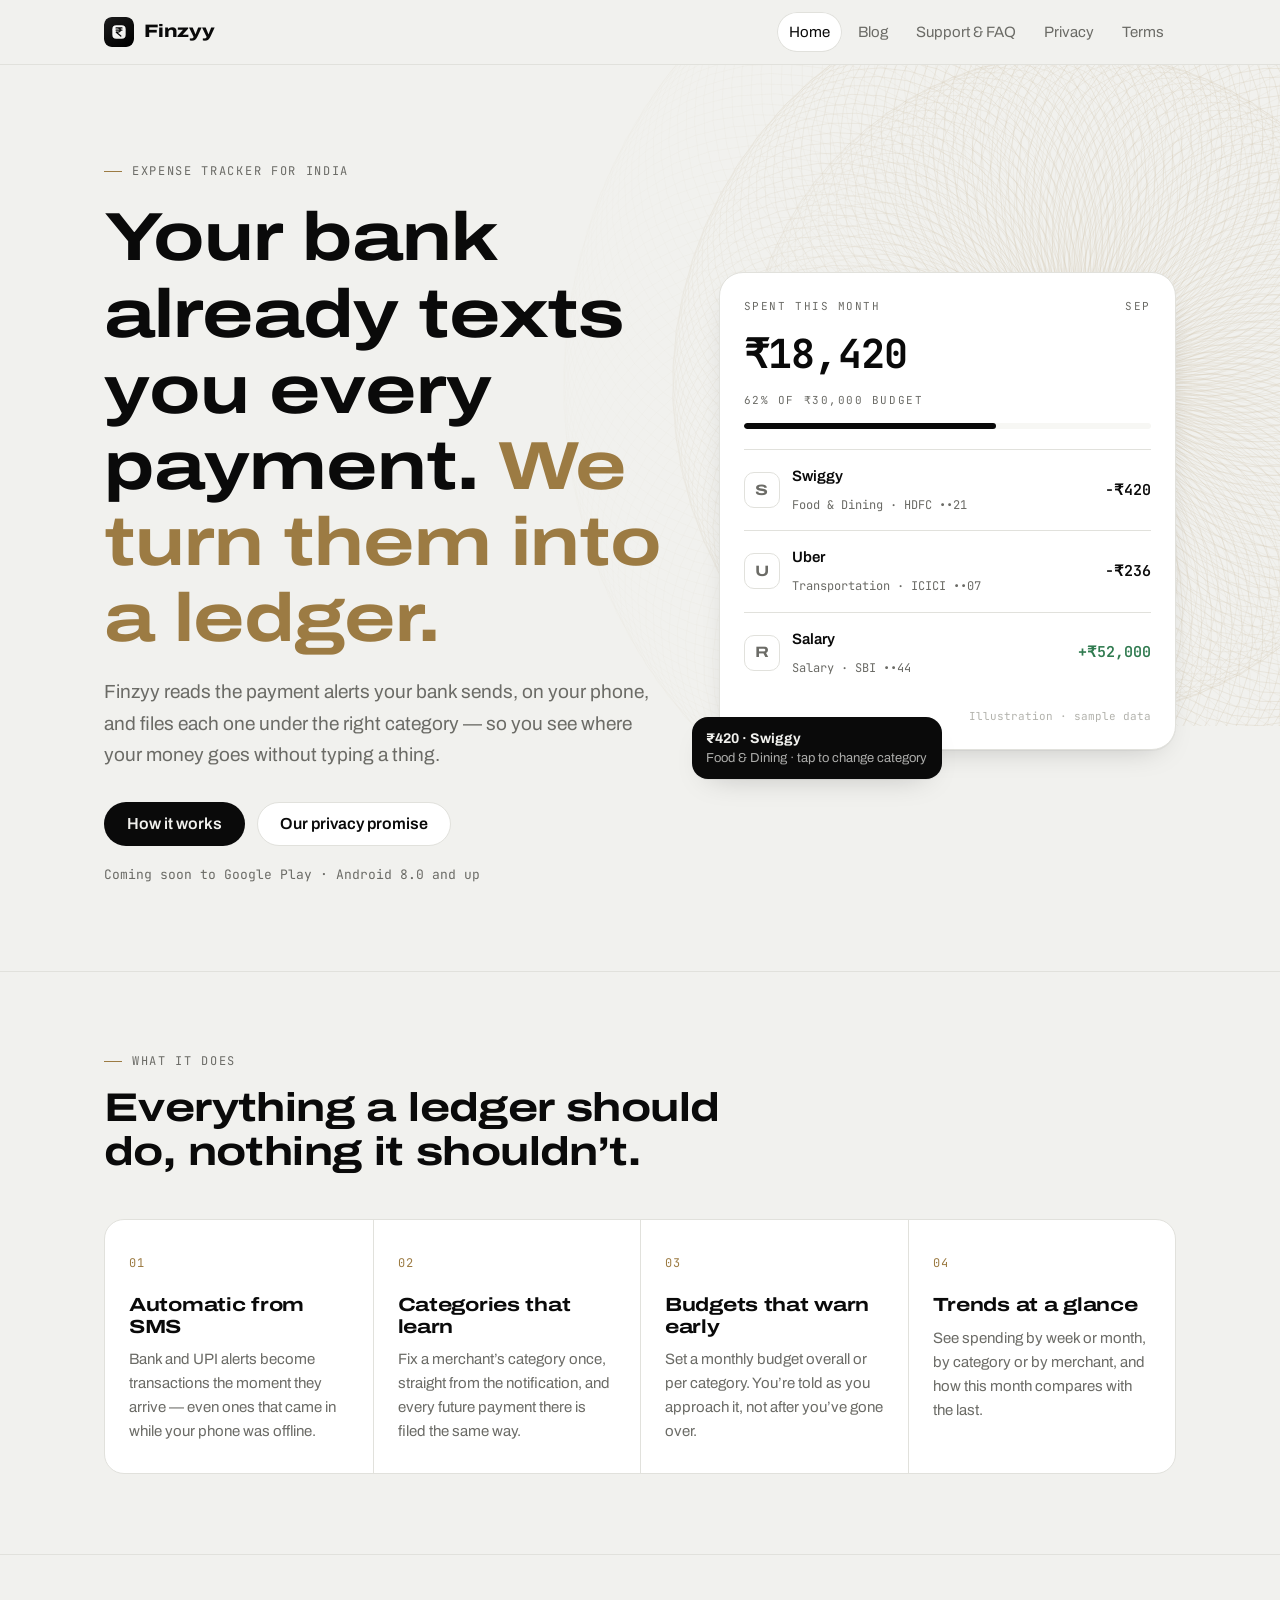
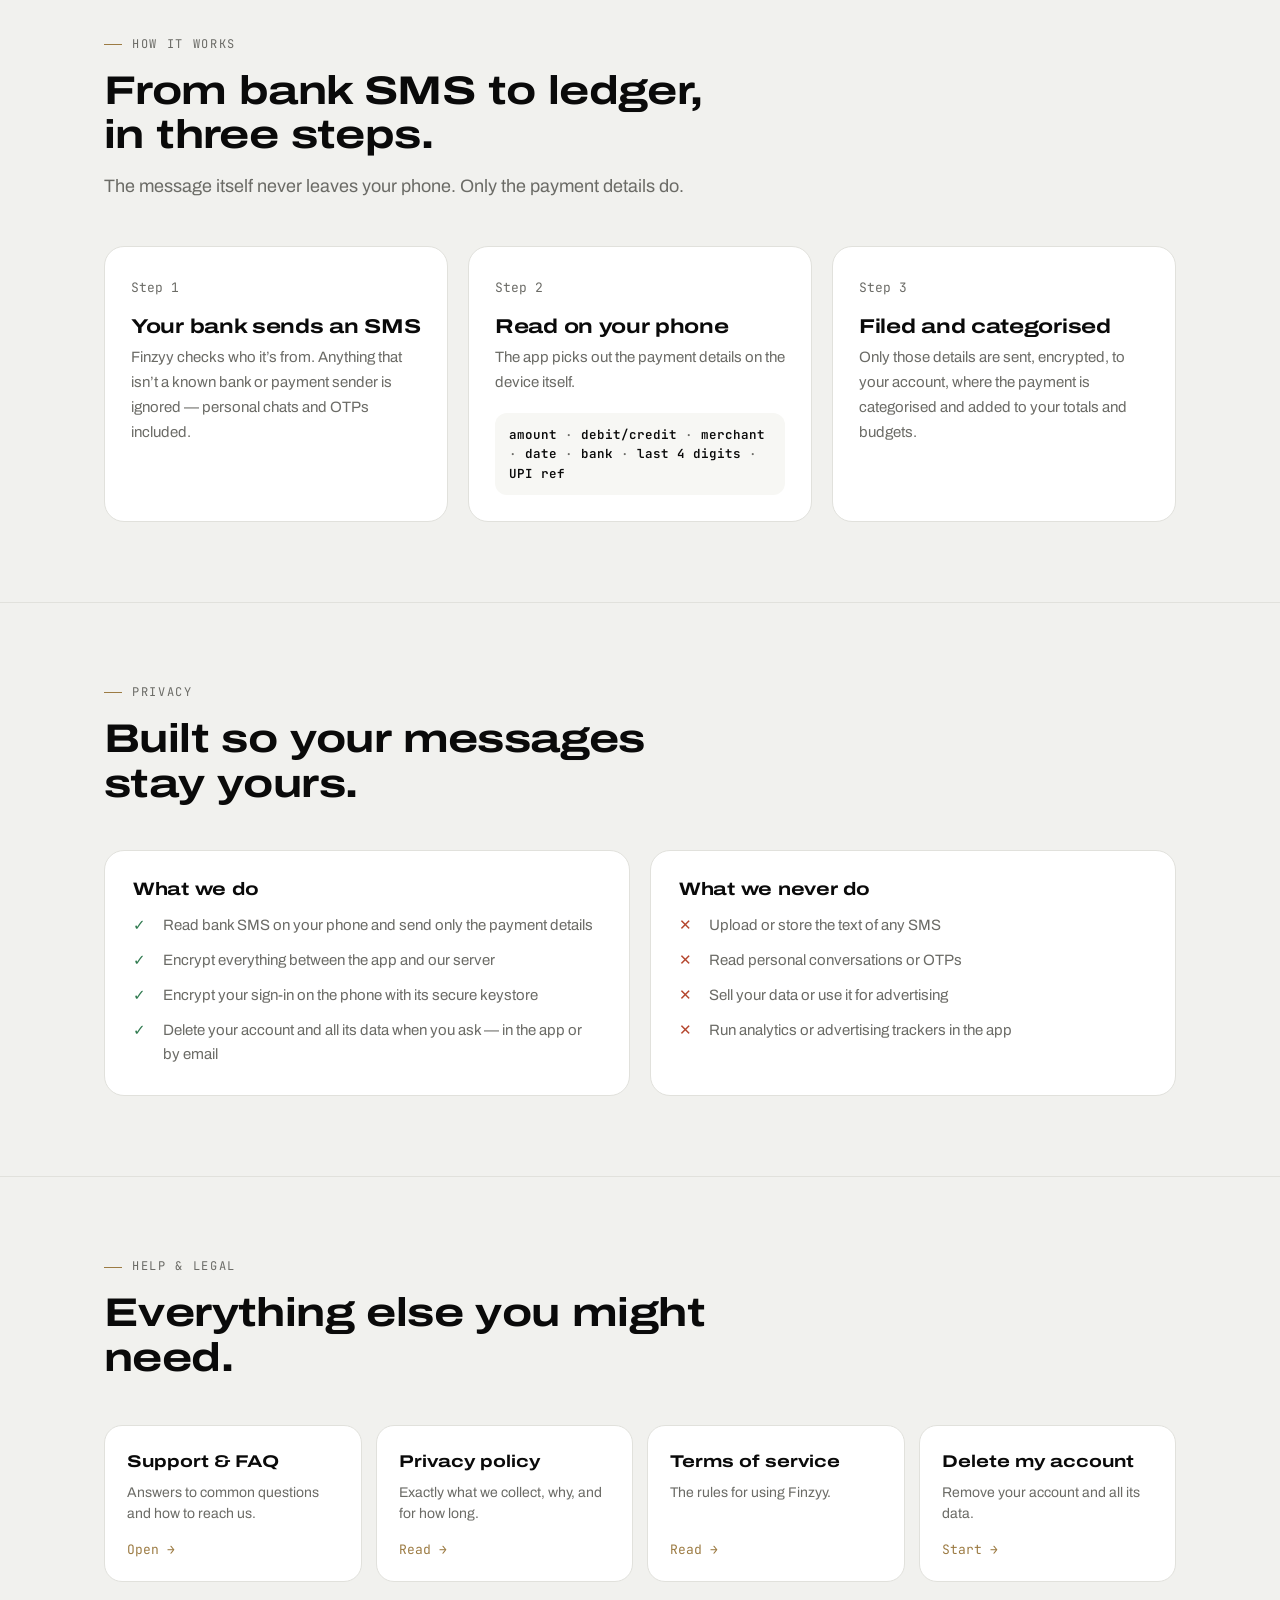
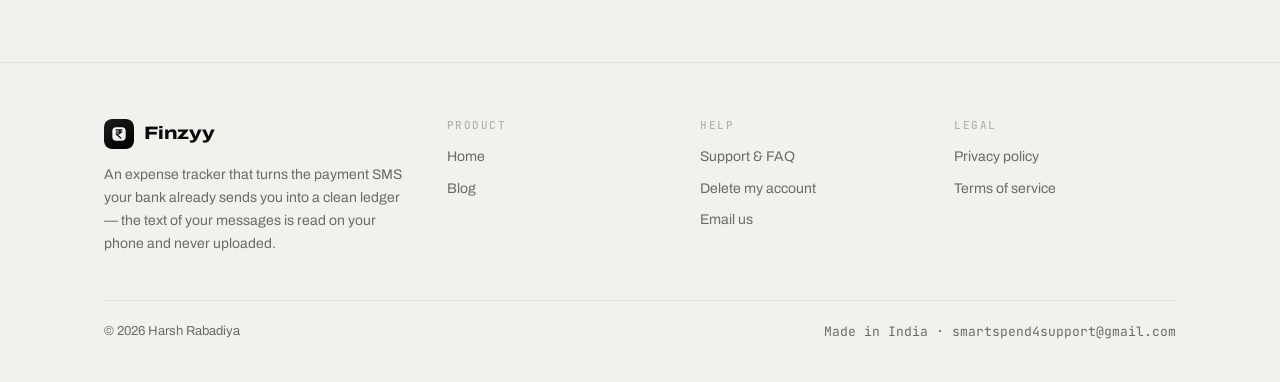
<file: docs/index.html>
<!DOCTYPE html>
<html lang="en">
<head>
<meta charset="UTF-8">
<meta name="viewport" content="width=device-width, initial-scale=1">
<title>Finzyy — your bank SMS, turned into a ledger</title>
<meta name="description" content="Finzyy reads the payment SMS your bank sends, on your phone, and turns them into a categorised expense ledger. The SMS text never leaves your phone.">
<meta name="theme-color" content="#000000" media="(prefers-color-scheme: dark)">
<meta name="theme-color" content="#F1F1EE" media="(prefers-color-scheme: light)">
<meta property="og:title" content="Finzyy — your bank SMS, turned into a ledger">
<meta property="og:description" content="Finzyy reads the payment SMS your bank sends, on your phone, and turns them into a categorised expense ledger. The SMS text never leaves your phone.">
<meta property="og:image" content="assets/logo.svg">
<link rel="icon" href="assets/logo.svg" type="image/svg+xml">
<link rel="preconnect" href="https://fonts.googleapis.com"><link rel="preconnect" href="https://fonts.gstatic.com" crossorigin><link href="https://fonts.googleapis.com/css2?family=Archivo:wdth,wght@62..125,400..800&family=JetBrains+Mono:wght@400;500&display=swap" rel="stylesheet">
<link rel="stylesheet" href="assets/site.css">
</head>
<body>
<a class="skip" href="#main">Skip to content</a>
<header class="site-header">
  <div class="wrap">
    <a class="brand" href="index.html"><img src="assets/logo.svg" alt="" width="30" height="30"><span>Finzyy</span></a>
    <nav class="nav" aria-label="Main"><a href="index.html" aria-current="page">Home</a><a href="blog/index.html">Blog</a><a href="support.html">Support & FAQ</a><a href="privacy-policy.html">Privacy</a><a href="terms.html">Terms</a></nav>
  </div>
</header>
<main id="main">
<section class="hero">
  <svg class="guilloche" viewBox="0 0 1200 620" preserveAspectRatio="xMaxYMid slice" aria-hidden="true"><defs><linearGradient id="fade" x1="0" x2="1"><stop offset=".35" stop-color="#fff" stop-opacity="0"/><stop offset=".75" stop-color="#fff"/></linearGradient><mask id="m"><rect width="1200" height="620" fill="url(#fade)"/></mask></defs><g fill="none" stroke="currentColor" stroke-width=".6" mask="url(#m)"><path d="M1389.8,300.0 L1387.2,275.7 L1379.4,252.3 L1366.8,230.5 L1349.6,211.0 L1328.3,194.7 L1303.4,181.9 L1275.6,173.4 L1245.7,169.4 L1214.3,170.2 L1182.4,175.9 L1150.7,186.6 L1120.1,202.1 L1091.4,222.1 L1065.3,246.2 L1042.4,273.9 L1023.3,304.6 L1008.5,337.6 L998.3,372.1 L992.8,407.3 L992.2,442.4 L996.5,476.5 L1005.2,508.8 L1018.3,538.7 L1035.1,565.3 L1055.2,588.1 L1077.8,606.5 L1102.3,620.2 L1127.8,629.0 L1153.7,632.6 L1178.9,631.1 L1202.7,624.6 L1224.4,613.4 L1243.2,597.9 L1258.5,578.6 L1269.7,556.1 L1276.4,531.1 L1278.3,504.4 L1275.1,476.7 L1266.8,449.0 L1253.6,422.0 L1235.5,396.5 L1213.1,373.2 L1186.6,353.0 L1156.8,336.2 L1124.3,323.6 L1089.7,315.4 L1054.0,311.8 L1017.9,313.1 L982.3,319.2 L947.9,330.0 L915.6,345.1 L886.1,364.3 L860.1,386.8 L838.0,412.2 L820.5,439.8 L807.7,468.7 L799.8,498.1 L797.0,527.3 L799.2,555.4 L806.0,581.7 L817.3,605.3 L832.6,625.6 L851.2,641.9 L872.5,653.9 L895.8,661.0 L920.2,663.1 L945.1,660.1 L969.6,651.9 L992.7,638.7 L1013.9,620.9 L1032.3,598.7 L1047.4,572.8 L1058.5,543.7 L1065.3,512.3 L1067.4,479.1 L1064.7,445.1 L1057.0,411.1 L1044.6,377.9 L1027.6,346.4 L1006.4,317.1 L981.4,291.0 L953.3,268.4 L922.7,250.1 L890.3,236.2 L857.0,227.2 L823.5,223.0 L790.7,223.7 L759.5,229.2 L730.5,239.1 L704.5,253.0 L682.2,270.5 L664.1,290.8 L650.6,313.3 L642.0,337.3 L638.6,361.9 L640.4,386.3 L647.2,409.7 L659.0,431.2 L675.2,450.3 L695.4,466.1 L719.1,478.0 L745.6,485.7 L774.1,488.8 L803.9,486.9 L834.1,480.0 L863.9,468.2 L892.5,451.6 L919.1,430.4 L943.1,405.2 L963.6,376.4 L980.3,344.7 L992.7,310.8 L1000.5,275.5 L1003.5,239.5 L1001.7,203.8 L995.1,169.2 L984.0,136.4 L968.8,106.2 L949.8,79.3 L927.8,56.2 L903.4,37.5 L877.3,23.6 L850.3,14.7 L823.2,10.8 L796.8,12.0 L772.1,18.1 L749.6,28.9 L730.2,43.8 L714.5,62.4 L702.9,84.0 L696.0,108.0 L694.0,133.5 L697.1,159.7 L705.3,185.9 L718.5,211.2 L736.5,234.9 L759.0,256.1 L785.3,274.2 L814.9,288.6 L847.2,298.9 L881.5,304.7 L916.8,305.7 L952.3,301.9 L987.4,293.3 L1021.0,280.0 L1052.5,262.4 L1081.2,241.0 L1106.3,216.1 L1127.4,188.6 L1144.0,159.0 L1155.9,128.2 L1162.8,96.9 L1164.8,66.1 L1161.8,36.5 L1154.3,9.0 L1142.4,-15.8 L1126.8,-37.2 L1108.0,-54.5 L1086.6,-67.4 L1063.4,-75.4 L1039.2,-78.3 L1014.9,-76.0 L991.1,-68.6 L968.8,-56.2 L948.7,-39.2 L931.5,-18.0 L917.9,7.0 L908.2,34.9 L903.1,65.2 L902.7,97.0 L907.2,129.6 L916.6,162.1 L930.9,193.6 L949.7,223.4 L972.7,250.8 L999.4,275.0 L1029.1,295.6 L1061.3,311.9 L1095.2,323.7 L1129.9,330.7 L1164.6,332.9 L1198.5,330.2 L1230.8,322.9 L1260.7,311.2 L1287.5,295.6 L1310.6,276.7 L1329.5,255.0 L1343.6,231.3 L1352.8,206.4 L1356.9,181.0 L1355.8,156.0 L1349.7,132.2 L1338.8,110.4 L1323.5,91.4 L1304.3,75.7 L1281.8,63.9 L1256.6,56.6 L1229.5,54.1 L1201.3,56.5 L1172.8,64.0 L1144.9,76.5 L1118.3,93.8 L1093.9,115.6 L1072.2,141.4 L1054.0,170.8 L1039.8,203.0 L1029.9,237.3 L1024.7,272.9 L1024.3,309.1 L1028.7,344.9 L1037.8,379.6 L1051.4,412.4 L1069.0,442.5 L1090.2,469.2 L1114.3,492.0 L1140.8,510.5 L1168.7,524.2 L1197.4,532.9 L1226.1,536.5 L1253.7,535.2 L1279.7,529.1 L1303.2,518.4 L1323.5,503.7 L1340.0,485.5 L1352.2,464.4 L1359.7,441.1 L1362.2,416.5 L1359.6,391.3 L1351.8,366.4 L1339.0,342.5 L1321.4,320.5 L1299.5,301.0 L1273.7,284.8 L1244.6,272.4 L1213.0,264.3 L1179.6,260.7 L1145.2,261.9 L1110.6,268.1 L1076.7,279.0 L1044.2,294.6 L1014.0,314.4 L986.7,338.1 L963.0,365.0 L943.3,394.6 L928.1,426.1 L917.7,458.7 L912.2,491.5 L911.6,523.9 L915.8,554.9 L924.5,583.7 L937.4,609.7 L953.9,632.1 L973.4,650.4 L995.4,664.2 L1018.9,673.0 L1043.2,676.8 L1067.6,675.3 L1091.1,668.8 L1113.0,657.3 L1132.5,641.3 L1148.9,621.1 L1161.7,597.3 L1170.2,570.6 L1174.2,541.7 L1173.4,511.4 L1167.6,480.5 L1156.8,449.8 L1141.2,420.1 L1121.0,392.3 L1096.7,367.1 L1068.7,345.1 L1037.7,326.8 L1004.4,312.8 L969.5,303.4 L933.8,298.7 L898.3,298.9 L863.6,303.9 L830.6,313.4 L800.2,327.2 L772.9,344.7 L749.4,365.5 L730.1,388.9 L715.6,414.1 L706.0,440.4 L701.6,467.0 L702.2,492.9 L707.8,517.5 L718.1,539.9 L732.7,559.5 L751.1,575.5 L772.7,587.4 L796.8,594.8 L822.6,597.3 L849.4,594.8 L876.2,587.2 L902.4,574.5 L927.0,557.1 L949.4,535.1 L968.8,509.2 L984.6,479.8 L996.5,447.6 L1003.8,413.4 L1006.5,378.0 L1004.3,342.1 L997.4,306.7 L985.7,272.4 L969.7,240.2 L949.7,210.8 L926.2,184.7 L899.8,162.6 L871.3,144.9 L841.4,132.0 L810.9,124.0 L780.7,120.9 L751.5,122.9 L724.2,129.5 L699.5,140.5 L678.1,155.4 L660.7,173.7 L647.6,194.7 L639.3,217.7 L636.1,241.9 L638.0,266.4 L645.1,290.5 L657.2,313.3 L674.0,334.1 L695.2,352.2 L720.1,366.9 L748.2,377.6 L778.7,384.0 L811.0,385.7 L844.1,382.5 L877.3,374.4 L909.7,361.4 L940.6,343.9 L969.1,322.1 L994.6,296.6 L1016.5,267.8 L1034.3,236.5 L1047.6,203.4 L1056.1,169.3 L1059.8,135.0 L1058.6,101.4 L1052.7,69.2 L1042.4,39.3 L1028.0,12.4 L1010.2,-11.0 L989.4,-30.1 L966.5,-44.6 L942.1,-54.2 L917.2,-58.7 L892.4,-58.1 L868.6,-52.3 L846.7,-41.7 L827.3,-26.6 L811.2,-7.5 L798.9,15.1 L790.8,40.6 L787.5,68.0 L789.1,96.8 L795.8,126.0 L807.4,154.8 L823.9,182.4 L844.9,208.1 L870.1,231.0 L898.8,250.7 L930.5,266.5 L964.5,278.0 L999.9,284.9 L1036.1,287.0 L1072.0,284.3 L1106.9,276.9 L1140.1,264.9 L1170.6,248.8 L1198.0,229.0 L1221.5,206.1 L1240.7,180.8 L1255.1,153.8 L1264.7,125.9 L1269.1,97.9 L1268.5,70.6 L1263.1,44.9 L1253.0,21.5 L1238.8,1.2 L1220.9,-15.5 L1200.0,-28.0 L1176.7,-35.8 L1151.9,-38.7 L1126.3,-36.5 L1100.8,-29.2 L1076.2,-16.8 L1053.3,0.4 L1032.8,22.0 L1015.4,47.6 L1001.7,76.6 L992.1,108.2 L987.0,141.8 L986.8,176.6 L991.3,211.7 L1000.7,246.2 L1014.8,279.5 L1033.2,310.6 L1055.5,338.9 L1081.2,363.8 L1109.6,384.7 L1140.1,401.1 L1171.9,412.8 L1204.1,419.6 L1235.9,421.5 L1266.6,418.5 L1295.2,410.9 L1321.1,399.0 L1343.6,383.4 L1362.1,364.5 L1376.1,343.2 L1385.2,320.0 L1389.3,295.9 L1388.2,271.5 L1381.9,247.8 L1370.7,225.6 L1354.8,205.6 L1334.7,188.5 L1310.9,174.9 L1284.0,165.4 L1254.7,160.4 L1223.9,160.1 L1192.3,164.8 L1160.8,174.4 L1130.2,188.9 L1101.2,208.0 L1074.7,231.3 L1051.3,258.4 L1031.6,288.6 L1016.0,321.2 L1004.9,355.6 L998.6,390.8 L997.2,426.1 L1000.6,460.7 L1008.6,493.7 L1020.9,524.4 L1037.1,551.9 L1056.7,575.9 L1079.0,595.5 L1103.4,610.6 L1129.0,620.7 L1155.0,625.7 L1180.6,625.6 L1205.0,620.4 L1227.5,610.5 L1247.2,596.2 L1263.5,578.0 L1275.8,556.4 L1283.7,532.2 L1286.9,506.0 L1285.0,478.8 L1278.0,451.3 L1266.0,424.3 L1249.2,398.6 L1227.8,375.1 L1202.3,354.3 L1173.3,337.0 L1141.4,323.7 L1107.3,314.7 L1071.8,310.4 L1035.8,310.8 L1000.0,316.1 L965.3,326.1 L932.5,340.6 L902.4,359.1 L875.5,381.2 L852.5,406.3 L833.8,433.7 L819.9,462.7 L810.9,492.4 L806.9,522.0 L807.8,550.7 L813.6,577.8 L823.9,602.3 L838.1,623.7 L855.9,641.3 L876.6,654.6 L899.4,663.1 L923.6,666.7 L948.4,665.1 L972.8,658.4 L996.3,646.6 L1017.8,630.0 L1036.8,609.1 L1052.5,584.2 L1064.4,556.1 L1072.1,525.3 L1075.1,492.7 L1073.3,459.1 L1066.6,425.2 L1055.1,392.0 L1038.9,360.2 L1018.4,330.6 L994.1,303.8 L966.4,280.6 L936.1,261.5 L903.8,246.7 L870.4,236.7 L836.6,231.6 L803.4,231.4 L771.4,235.9 L741.6,245.0 L714.6,258.2 L691.1,275.0 L671.8,294.8 L656.9,317.0 L646.9,340.8 L642.1,365.5 L642.4,390.1 L647.8,413.8 L658.1,436.0 L673.0,455.7 L692.1,472.3 L714.8,485.3 L740.4,494.1 L768.2,498.2 L797.5,497.5 L827.4,491.8 L857.1,481.1 L885.7,465.5 L912.6,445.4 L936.9,421.0 L958.0,392.9 L975.4,361.8 L988.5,328.3 L997.1,293.2 L1000.9,257.3 L999.9,221.3 L994.1,186.3 L983.7,152.9 L969.1,121.9 L950.7,94.1 L929.1,70.0 L904.9,50.2 L878.8,35.0 L851.7,24.7 L824.3,19.6 L797.5,19.5 L772.0,24.3 L748.7,33.9 L728.3,47.7 L711.5,65.3 L698.7,86.1 L690.5,109.4 L687.1,134.4 L688.8,160.3 L695.7,186.4 L707.6,211.8 L724.3,235.6 L745.6,257.2 L770.9,275.9 L799.7,290.9 L831.3,302.0 L865.0,308.6 L900.0,310.4 L935.4,307.5 L970.5,299.7 L1004.5,287.2 L1036.4,270.3 L1065.7,249.4 L1091.6,225.0 L1113.6,197.7 L1131.2,168.3 L1144.1,137.4 L1152.1,105.9 L1155.1,74.6 L1153.3,44.4 L1146.7,16.0 L1135.8,-9.8 L1121.0,-32.3 L1102.8,-50.9 L1082.0,-65.1 L1059.1,-74.5 L1035.1,-78.9 L1010.8,-78.1 L986.8,-72.2 L964.2,-61.2 L943.6,-45.5 L925.7,-25.5 L911.3,-1.6 L900.8,25.4 L894.6,55.0 L893.2,86.2 L896.7,118.4 L905.1,150.7 L918.4,182.3 L936.3,212.3 L958.5,240.0 L984.6,264.8 L1013.8,286.0 L1045.7,303.1 L1079.4,315.7 L1114.1,323.6 L1149.1,326.6 L1183.5,324.8 L1216.4,318.3 L1247.1,307.4 L1274.9,292.5 L1299.2,274.1 L1319.2,252.8 L1334.7,229.3 L1345.3,204.4 L1350.8,178.9 L1351.2,153.6 L1346.4,129.3 L1336.9,106.8 L1322.8,86.9 L1304.7,70.2 L1283.1,57.4 L1258.7,48.9 L1232.3,45.2 L1204.5,46.3 L1176.3,52.6 L1148.5,63.8 L1121.8,80.0 L1097.1,100.7 L1075.0,125.6 L1056.3,154.1 L1041.4,185.7 L1030.8,219.5 L1024.8,254.9 L1023.5,291.0 L1027.1,327.0 L1035.5,362.0 L1048.3,395.3 L1065.3,426.1 L1086.0,453.7 L1109.9,477.5 L1136.1,497.0 L1164.1,511.9 L1193.0,521.8 L1222.0,526.7 L1250.2,526.6 L1277.0,521.6 L1301.4,512.1 L1322.7,498.4 L1340.4,481.0 L1353.9,460.6 L1362.8,437.9 L1366.7,413.7 L1365.5,388.7 L1359.2,363.8 L1347.7,339.7 L1331.5,317.4 L1310.7,297.4 L1286.0,280.6 L1257.9,267.5 L1227.0,258.5 L1194.2,254.1 L1160.1,254.4 L1125.7,259.6 L1091.7,269.7 L1059.1,284.4 L1028.4,303.5 L1000.6,326.6 L976.1,353.1 L955.7,382.4 L939.6,413.7 L928.2,446.4 L921.7,479.5 L920.1,512.3 L923.3,544.0 L931.1,573.6 L943.2,600.6 L959.0,624.2 L978.0,643.7 L999.5,658.9 L1022.9,669.2 L1047.2,674.4 L1071.6,674.4 L1095.4,669.3 L1117.8,659.3 L1137.9,644.5 L1155.2,625.5 L1168.8,602.8 L1178.4,577.0 L1183.5,548.8 L1183.7,519.1 L1179.0,488.5 L1169.3,458.0 L1154.8,428.3 L1135.6,400.3 L1112.1,374.7 L1084.9,352.2 L1054.4,333.3 L1021.5,318.6 L986.8,308.3 L951.2,302.8 L915.4,302.2 L880.3,306.3 L846.8,315.1 L815.5,328.2 L787.3,345.2 L762.7,365.5 L742.3,388.6 L726.5,413.7 L715.6,440.1 L709.8,466.9 L709.1,493.3 L713.4,518.5 L722.5,541.7 L735.9,562.2 L753.3,579.2 L774.0,592.3 L797.3,601.0 L822.6,604.9 L849.0,603.7 L875.6,597.4 L901.8,586.1 L926.6,569.8 L949.3,549.0 L969.2,524.1 L985.6,495.6 L998.1,464.1 L1006.3,430.4 L1009.8,395.3 L1008.5,359.6 L1002.3,324.0 L991.5,289.5 L976.1,256.9 L956.7,226.8 L933.6,199.9 L907.6,176.9 L879.2,158.2 L849.3,144.2 L818.6,135.1 L787.9,130.9 L758.1,131.7 L730.0,137.3 L704.4,147.3 L681.9,161.4 L663.2,178.9 L648.8,199.3 L639.1,221.9 L634.4,245.8 L634.9,270.2 L640.5,294.4 L651.2,317.6 L666.7,338.8 L686.6,357.5 L710.4,372.8 L737.5,384.4 L767.3,391.7 L799.0,394.4 L831.7,392.2 L864.7,385.0 L897.2,373.1 L928.2,356.4 L957.1,335.4 L983.1,310.5 L1005.7,282.2 L1024.2,251.2 L1038.4,218.3 L1047.8,184.1 L1052.4,149.6 L1052.1,115.5 L1047.1,82.7 L1037.5,52.0 L1023.9,24.1 L1006.6,-0.3 L986.3,-20.7 L963.6,-36.6 L939.4,-47.6 L914.4,-53.5 L889.3,-54.3 L865.1,-50.0 L842.6,-40.7 L822.5,-26.9 L805.4,-8.9 L792.1,12.7 L782.9,37.3 L778.4,64.0 L778.8,92.3 L784.2,121.2 L794.7,149.8 L810.0,177.5 L830.0,203.4 L854.2,226.8 L882.2,247.0 L913.3,263.4 L946.8,275.6 L982.0,283.3 L1018.0,286.3 L1054.1,284.4 L1089.4,277.7 L1123.0,266.5 L1154.3,251.0 L1182.5,231.7 L1207.0,209.2 L1227.3,184.1 L1243.0,157.1 L1253.8,129.1 L1259.5,100.7 L1260.2,72.9 L1255.9,46.5 L1247.0,22.3 L1233.8,0.9 L1216.8,-16.9 L1196.7,-30.6 L1174.1,-39.8 L1149.7,-44.1 L1124.4,-43.3 L1099.0,-37.4 L1074.3,-26.4 L1051.2,-10.5 L1030.2,9.9 L1012.3,34.5 L997.8,62.5 L987.5,93.4 L981.6,126.5 L980.4,160.8 L984.1,195.7 L992.7,230.3 L1005.9,263.8 L1023.6,295.3 L1045.3,324.2 L1070.5,349.8 L1098.7,371.5 L1129.0,388.8 L1160.8,401.5 L1193.3,409.4 L1225.6,412.3 L1256.8,410.3 L1286.3,403.6 L1313.2,392.6 L1336.8,377.8 L1356.5,359.5 L1371.8,338.6 L1382.4,315.8 L1388.0,291.8 L1388.3,267.4 L1383.6,243.5 L1373.7,220.8 L1359.2,200.2 L1340.3,182.4 L1317.5,168.0 L1291.6,157.5 L1263.1,151.5 L1232.9,150.2 L1201.7,153.8 L1170.3,162.3 L1139.7,175.8 L1110.6,193.9 L1083.7,216.4 L1059.8,242.8 L1039.5,272.4 L1023.2,304.7 L1011.3,338.8 L1004.2,374.0 L1001.9,409.6 L1004.4,444.5 L1011.6,478.1 L1023.2,509.5 L1038.8,538.1 L1057.9,563.0 L1079.9,583.9 L1104.1,600.2 L1129.7,611.7 L1155.9,618.1 L1181.9,619.4 L1206.8,615.6 L1230.0,607.0 L1250.6,593.8 L1267.9,576.7 L1281.3,556.0 L1290.5,532.6 L1294.9,507.1 L1294.3,480.3 L1288.7,453.0 L1278.0,426.1 L1262.3,400.3 L1242.1,376.5 L1217.6,355.3 L1189.4,337.4 L1158.2,323.4 L1124.7,313.7 L1089.5,308.5 L1053.6,308.2 L1017.7,312.7 L982.8,321.9 L949.5,335.6 L918.7,353.6 L891.0,375.2 L867.1,400.0 L847.4,427.2 L832.4,456.1 L822.2,486.0 L817.0,516.0 L816.9,545.3 L821.5,573.1 L830.7,598.6 L844.1,621.0 L861.1,639.8 L881.1,654.4 L903.4,664.4 L927.2,669.4 L951.8,669.3 L976.3,664.0 L999.9,653.6 L1021.9,638.4 L1041.4,618.7 L1057.8,594.9 L1070.4,567.7 L1079.0,537.8 L1082.9,505.8 L1082.1,472.5 L1076.3,438.9 L1065.7,405.7 L1050.4,373.7 L1030.7,343.7 L1007.0,316.5 L979.8,292.6 L949.8,272.7 L917.7,257.1 L884.2,246.2 L850.2,240.1 L816.6,238.9 L784.0,242.6 L753.4,250.8 L725.5,263.2 L700.9,279.4 L680.2,298.7 L664.0,320.6 L652.7,344.2 L646.3,368.8 L645.2,393.6 L649.1,417.7 L658.1,440.4 L671.7,460.8 L689.6,478.3 L711.2,492.2 L735.9,502.0 L763.0,507.3 L791.7,507.8 L821.3,503.3 L850.8,493.7 L879.5,479.3 L906.5,460.1 L931.2,436.7 L952.8,409.4 L970.7,378.9 L984.6,345.8 L994.0,311.0 L998.6,275.1 L998.4,239.1 L993.4,203.7 L983.8,169.7 L969.9,138.1 L952.0,109.4 L930.8,84.3 L906.9,63.3 L880.9,46.9 L853.7,35.4 L826.0,28.9 L798.7,27.5 L772.6,31.1 L748.5,39.4 L727.2,52.1 L709.2,68.7 L695.2,88.7 L685.7,111.3 L681.0,135.8 L681.3,161.4 L686.7,187.3 L697.3,212.7 L712.7,236.7 L732.8,258.7 L757.1,277.8 L784.9,293.6 L815.8,305.3 L848.9,312.7 L883.5,315.4 L918.8,313.3 L953.9,306.4 L988.0,294.7 L1020.4,278.5 L1050.2,258.2 L1076.8,234.3 L1099.7,207.4 L1118.2,178.1 L1132.2,147.2 L1141.2,115.5 L1145.4,83.8 L1144.6,53.0 L1139.0,23.8 L1129.0,-3.0 L1115.0,-26.6 L1097.5,-46.4 L1077.2,-62.0 L1054.8,-72.8 L1031.0,-78.6 L1006.6,-79.3 L982.6,-74.9 L959.6,-65.3 L938.5,-51.0 L920.0,-32.2 L904.7,-9.4 L893.3,16.6 L886.2,45.4 L883.8,76.1 L886.2,107.8 L893.6,139.9 L905.9,171.4 L922.9,201.6 L944.3,229.7 L969.6,254.9 L998.3,276.7 L1029.8,294.5 L1063.3,308.0 L1098.1,316.7 L1133.2,320.6 L1168.0,319.7 L1201.5,314.0 L1233.0,303.9 L1261.7,289.6 L1287.0,271.7 L1308.3,250.8 L1325.1,227.6 L1337.0,202.8 L1343.9,177.1 L1345.7,151.5 L1342.4,126.7 L1334.1,103.6 L1321.3,82.9 L1304.3,65.3 L1283.8,51.4 L1260.2,41.8 L1234.4,36.8 L1207.2,36.6 L1179.3,41.6 L1151.6,51.6 L1124.8,66.6 L1099.9,86.2 L1077.4,110.1 L1058.1,137.8 L1042.6,168.6 L1031.3,202.0 L1024.5,237.0 L1022.4,273.0 L1025.2,309.1 L1032.7,344.4 L1044.9,378.1 L1061.3,409.6 L1081.5,438.0 L1104.9,462.7 L1131.0,483.3 L1158.9,499.3 L1188.0,510.4 L1217.3,516.5 L1246.1,517.6 L1273.5,513.8 L1298.8,505.3 L1321.2,492.6 L1340.1,476.1 L1354.8,456.5 L1365.1,434.4 L1370.4,410.5 L1370.7,385.8 L1365.7,360.9 L1355.7,336.7 L1340.8,314.1 L1321.3,293.7 L1297.7,276.2 L1270.5,262.4 L1240.4,252.6 L1208.2,247.3 L1174.6,246.7 L1140.4,251.0 L1106.4,260.2 L1073.6,274.1 L1042.6,292.4 L1014.3,314.9 L989.2,340.8 L967.9,369.8 L950.9,401.0 L938.6,433.6 L931.1,467.0 L928.5,500.2 L930.8,532.4 L937.7,562.9 L949.0,590.8 L964.1,615.4 L982.5,636.3 L1003.7,652.7 L1026.7,664.4 L1050.9,671.1 L1075.5,672.6 L1099.6,669.0 L1122.4,660.3 L1143.2,646.9 L1161.2,629.1 L1175.7,607.5 L1186.3,582.7 L1192.4,555.3 L1193.8,526.1 L1190.3,495.9 L1181.7,465.6 L1168.2,436.0 L1150.0,407.8 L1127.5,381.9 L1101.0,358.9 L1071.2,339.4 L1038.7,323.9 L1004.2,312.9 L968.7,306.6 L932.8,305.1 L897.4,308.4 L863.3,316.4 L831.3,328.8 L802.2,345.3 L776.6,365.2 L755.1,387.9 L738.0,412.9 L725.8,439.3 L718.7,466.3 L716.6,493.1 L719.6,518.9 L727.4,542.8 L739.7,564.2 L756.0,582.3 L775.8,596.6 L798.4,606.5 L823.1,611.7 L849.1,611.9 L875.5,607.0 L901.6,597.0 L926.5,582.0 L949.5,562.4 L969.9,538.5 L987.0,510.9 L1000.2,480.2 L1009.1,447.1 L1013.4,412.3 L1012.9,376.8 L1007.6,341.2 L997.5,306.5 L982.9,273.5 L964.1,242.8 L941.6,215.2 L915.9,191.4 L887.7,171.7 L857.8,156.6 L826.9,146.4 L795.8,141.1 L765.5,140.8 L736.6,145.3 L710.1,154.4 L686.5,167.6 L666.6,184.4 L650.8,204.1 L639.7,226.2 L633.6,249.8 L632.6,274.2 L636.7,298.5 L646.0,321.8 L660.1,343.5 L678.8,362.7 L701.5,378.9 L727.6,391.2 L756.6,399.4 L787.6,403.1 L819.9,401.9 L852.7,395.8 L885.1,384.8 L916.3,369.0 L945.5,348.8 L972.0,324.6 L995.1,296.9 L1014.4,266.3 L1029.4,233.5 L1039.7,199.4 L1045.2,164.7 L1045.8,130.2 L1041.6,96.9 L1032.9,65.4 L1019.9,36.6 L1003.3,11.0 L983.4,-10.6 L961.1,-27.7 L936.9,-40.1 L911.9,-47.5 L886.6,-49.7 L862.0,-46.8 L838.9,-38.9 L818.0,-26.4 L800.1,-9.5 L785.7,11.0 L775.5,34.7 L769.8,60.7 L768.9,88.4 L773.1,116.9 L782.4,145.5 L796.5,173.2 L815.4,199.2 L838.7,223.0 L865.8,243.6 L896.2,260.7 L929.2,273.6 L964.1,282.1 L1000.0,285.9 L1036.1,284.8 L1071.7,278.9 L1105.8,268.4 L1137.7,253.6 L1166.7,234.8 L1192.2,212.7 L1213.6,187.9 L1230.4,161.0 L1242.4,132.8 L1249.4,104.2 L1251.3,75.9 L1248.3,48.9 L1240.5,23.8 L1228.4,1.4 L1212.4,-17.5 L1193.0,-32.5 L1171.0,-43.0 L1147.2,-48.7 L1122.2,-49.4 L1096.9,-44.8 L1072.1,-35.2 L1048.7,-20.7 L1027.4,-1.4 L1008.9,22.0 L993.8,49.0 L982.7,79.1 L976.0,111.5 L973.9,145.5 L976.7,180.2 L984.3,214.7 L996.8,248.3 L1013.7,280.2 L1034.8,309.6 L1059.5,335.8 L1087.3,358.3 L1117.4,376.6 L1149.3,390.3 L1181.9,399.1 L1214.6,403.0 L1246.4,402.0 L1276.6,396.3 L1304.4,386.2 L1329.1,372.1 L1350.1,354.5 L1366.8,334.1 L1378.7,311.6 L1385.7,287.7 L1387.6,263.3 L1384.3,239.2 L1375.9,216.1 L1362.7,195.0 L1345.0,176.5 L1323.4,161.2 L1298.4,149.8 L1270.8,142.8 L1241.1,140.4 L1210.4,142.9 L1179.3,150.4 L1148.7,162.8 L1119.5,179.9 L1092.3,201.5 L1068.0,227.1 L1047.0,256.1 L1030.0,287.9 L1017.4,321.8 L1009.4,357.0 L1006.3,392.7 L1007.9,428.0 L1014.3,462.1 L1025.2,494.2 L1040.2,523.6 L1058.8,549.6 L1080.4,571.7 L1104.4,589.3 L1129.9,602.0 L1156.3,609.8 L1182.6,612.4 L1208.1,610.0 L1232.0,602.7 L1253.4,590.8 L1271.7,574.7 L1286.3,555.0 L1296.6,532.4 L1302.3,507.6 L1303.1,481.2 L1298.7,454.2 L1289.3,427.4 L1274.9,401.5 L1255.9,377.5 L1232.4,355.9 L1205.2,337.5 L1174.7,322.8 L1141.7,312.3 L1107.0,306.4 L1071.3,305.2 L1035.4,308.8 L1000.2,317.3 L966.6,330.3 L935.2,347.6 L906.8,368.7 L882.0,393.1 L861.3,420.1 L845.2,449.0 L833.8,479.1 L827.5,509.4 L826.2,539.3 L829.7,567.7 L837.9,594.1 L850.3,617.6 L866.5,637.6 L885.8,653.5 L907.5,664.8 L931.0,671.3 L955.4,672.6 L980.0,668.8 L1003.8,659.8 L1026.0,646.0 L1046.0,627.5 L1063.1,604.9 L1076.5,578.7 L1085.9,549.6 L1090.8,518.2 L1090.9,485.5 L1086.1,452.1 L1076.5,418.9 L1062.1,386.8 L1043.1,356.6 L1020.1,328.9 L993.5,304.4 L963.9,283.7 L932.0,267.3 L898.5,255.5 L864.4,248.5 L830.3,246.4 L797.2,249.1 L765.8,256.4 L737.0,268.1 L711.3,283.6 L689.5,302.4 L672.0,323.9 L659.2,347.4 L651.4,371.9 L648.8,396.9 L651.4,421.3 L658.9,444.5 L671.2,465.6 L687.9,483.9 L708.4,498.8 L732.2,509.7 L758.5,516.1 L786.6,517.7 L815.8,514.4 L845.1,506.0 L873.7,492.7 L900.9,474.6 L925.9,452.2 L948.0,425.7 L966.5,395.9 L981.1,363.3 L991.2,328.8 L996.6,293.0 L997.3,256.9 L993.1,221.3 L984.2,186.9 L971.0,154.5 L953.7,125.0 L932.9,98.9 L909.3,76.9 L883.4,59.3 L856.2,46.5 L828.3,38.8 L800.6,36.1 L773.9,38.4 L749.0,45.5 L726.7,57.1 L707.6,72.7 L692.4,91.8 L681.6,113.7 L675.5,137.6 L674.4,162.9 L678.5,188.6 L687.7,214.0 L701.8,238.2 L720.7,260.5 L743.8,280.1 L770.7,296.5 L800.7,308.9 L833.2,317.1 L867.4,320.7 L902.4,319.5 L937.5,313.4 L971.8,302.5 L1004.5,287.1 L1034.8,267.5 L1062.1,244.1 L1085.8,217.5 L1105.2,188.4 L1120.2,157.5 L1130.3,125.6 L1135.5,93.6 L1135.7,62.2 L1131.2,32.3 L1122.1,4.7 L1108.9,-20.0 L1092.2,-41.1 L1072.4,-57.9 L1050.4,-70.2 L1026.8,-77.5 L1002.5,-79.7 L978.3,-76.7 L955.0,-68.6 L933.4,-55.6 L914.3,-38.1 L898.3,-16.5 L886.0,8.6 L878.0,36.5 L874.5,66.5 L875.9,97.9 L882.2,129.6 L893.5,161.1 L909.5,191.4 L930.0,219.7 L954.6,245.4 L982.7,267.8 L1013.8,286.3 L1047.0,300.5 L1081.7,310.1 L1117.0,314.9 L1152.1,314.8 L1186.1,310.0 L1218.3,300.6 L1247.9,287.0 L1274.2,269.7 L1296.7,249.2 L1314.7,226.2 L1328.0,201.5 L1336.3,175.8 L1339.5,149.9 L1337.6,124.7 L1330.7,100.9 L1319.1,79.4 L1303.3,60.9 L1283.7,45.9 L1261.0,35.1 L1236.0,28.9 L1209.2,27.5 L1181.7,31.1 L1154.1,39.9 L1127.3,53.6 L1102.2,72.1 L1079.4,95.0 L1059.6,121.7 L1043.4,151.9 L1031.4,184.6 L1023.8,219.3 L1020.9,255.1 L1022.9,291.2 L1029.6,326.7 L1041.0,360.8 L1056.8,392.8 L1076.4,422.0 L1099.5,447.6 L1125.3,469.2 L1153.2,486.3 L1182.3,498.6 L1211.9,505.9 L1241.2,508.2 L1269.3,505.5 L1295.4,498.2 L1318.8,486.5 L1338.9,470.9 L1354.9,452.0 L1366.5,430.5 L1373.3,407.1 L1375.0,382.6 L1371.5,357.8 L1362.9,333.5 L1349.3,310.6 L1331.1,289.7 L1308.6,271.7 L1282.5,257.2 L1253.2,246.6 L1221.7,240.4 L1188.5,238.9 L1154.6,242.2 L1120.8,250.5 L1087.8,263.5 L1056.5,281.1 L1027.7,302.8 L1002.0,328.2 L980.0,356.8 L962.2,387.7 L949.0,420.4 L940.5,453.9 L937.0,487.5 L938.3,520.2 L944.3,551.4 L954.7,580.2 L969.1,606.0 L987.0,628.0 L1007.6,645.8 L1030.4,658.9 L1054.5,667.0 L1079.2,670.0 L1103.6,667.8 L1126.8,660.6 L1148.2,648.5 L1166.9,632.0 L1182.4,611.5 L1193.9,587.6 L1201.2,561.0 L1203.7,532.4 L1201.3,502.7 L1193.9,472.7 L1181.5,443.1 L1164.3,414.8 L1142.7,388.6 L1117.1,365.1 L1087.9,345.1 L1055.9,329.0 L1021.8,317.2 L986.3,310.1 L950.4,307.7 L914.7,310.2 L880.1,317.5 L847.5,329.2 L817.6,345.0 L791.0,364.4 L768.4,386.8 L750.1,411.6 L736.7,438.0 L728.2,465.2 L724.8,492.3 L726.5,518.7 L733.0,543.3 L744.1,565.6 L759.4,584.8 L778.3,600.2 L800.1,611.4 L824.1,617.9 L849.6,619.4 L875.8,615.9 L901.9,607.2 L926.9,593.6 L950.2,575.1 L971.0,552.4 L988.6,525.7 L1002.5,495.8 L1012.2,463.4 L1017.3,429.1 L1017.7,393.8 L1013.2,358.3 L1004.0,323.4 L990.1,290.0 L971.9,258.8 L949.9,230.6 L924.6,205.9 L896.7,185.3 L866.8,169.2 L835.7,157.9 L804.4,151.5 L773.5,150.1 L743.9,153.6 L716.5,161.6 L691.9,173.9 L670.8,189.9 L653.8,209.1 L641.3,230.7 L633.7,254.0 L631.2,278.2 L633.9,302.6 L641.7,326.2 L654.4,348.2 L671.8,368.0 L693.3,384.8 L718.5,398.1 L746.6,407.2 L776.9,411.8 L808.7,411.6 L841.2,406.5 L873.5,396.5 L904.7,381.7 L934.2,362.3 L961.1,338.8 L984.9,311.7 L1004.8,281.5 L1020.6,249.1 L1031.7,215.0 L1038.1,180.2 L1039.6,145.4 L1036.3,111.5 L1028.4,79.3 L1016.2,49.6 L1000.1,23.1 L980.8,0.3 L958.8,-18.2 L934.8,-31.9 L909.7,-40.7 L884.2,-44.3 L859.3,-42.8 L835.6,-36.3 L814.0,-25.1 L795.2,-9.4 L779.8,10.0 L768.5,32.8 L761.6,58.1 L759.5,85.2 L762.4,113.3 L770.4,141.6 L783.4,169.3 L801.2,195.6 L823.4,219.6 L849.6,240.7 L879.3,258.4 L911.7,272.0 L946.2,281.3 L981.9,285.8 L1018.1,285.6 L1053.9,280.5 L1088.4,270.7 L1120.9,256.6 L1150.7,238.4 L1177.0,216.7 L1199.4,192.1 L1217.4,165.4 L1230.6,137.1 L1238.8,108.3 L1242.0,79.6 L1240.1,51.9 L1233.5,26.0 L1222.5,2.7 L1207.4,-17.4 L1188.9,-33.6 L1167.6,-45.4 L1144.2,-52.5 L1119.6,-54.6 L1094.4,-51.5 L1069.6,-43.3 L1046.0,-30.1 L1024.3,-12.1 L1005.3,10.1 L989.6,36.2 L977.7,65.4 L970.1,97.2 L967.2,130.6 L969.0,165.0 L975.8,199.4 L987.4,233.2 L1003.5,265.3 L1023.9,295.2 L1048.1,322.0 L1075.5,345.3 L1105.4,364.4 L1137.2,379.0 L1169.9,388.8 L1202.9,393.7 L1235.3,393.8 L1266.2,389.0 L1294.9,379.8 L1320.7,366.4 L1342.8,349.5 L1360.8,329.6 L1374.2,307.4 L1382.6,283.7 L1386.0,259.3 L1384.1,235.0 L1377.2,211.6 L1365.4,189.9 L1349.0,170.7 L1328.5,154.7 L1304.5,142.3 L1277.7,134.2 L1248.8,130.8 L1218.5,132.2 L1187.7,138.5 L1157.2,149.9 L1127.9,166.0 L1100.5,186.7 L1075.7,211.5 L1054.2,239.8 L1036.5,271.1 L1023.1,304.7 L1014.3,339.8 L1010.3,375.5 L1011.2,411.1 L1016.8,445.7 L1026.9,478.4 L1041.2,508.7 L1059.3,535.7 L1080.5,558.8 L1104.3,577.6 L1129.8,591.7 L1156.2,600.8 L1182.9,604.8 L1208.9,603.7 L1233.4,597.7 L1255.6,587.0 L1274.9,572.1 L1290.6,553.4 L1302.1,531.6 L1309.1,507.4 L1311.2,481.6 L1308.2,454.9 L1300.1,428.2 L1287.0,402.3 L1269.1,378.0 L1246.8,356.1 L1220.5,337.1 L1190.9,321.8 L1158.5,310.6 L1124.2,303.9 L1088.7,301.9 L1052.9,304.7 L1017.6,312.3 L983.6,324.6 L951.7,341.2 L922.6,361.8 L896.9,385.8 L875.3,412.5 L858.1,441.4 L845.7,471.5 L838.3,502.2 L835.8,532.5 L838.2,561.6 L845.3,588.8 L856.8,613.3 L872.1,634.5 L890.7,651.6 L911.9,664.3 L935.0,672.2 L959.3,675.0 L983.7,672.7 L1007.7,665.2 L1030.3,652.7 L1050.8,635.5 L1068.5,614.1 L1082.7,589.0 L1092.9,560.7 L1098.7,530.1 L1099.8,497.8 L1096.0,464.8 L1087.3,431.7 L1073.8,399.6 L1055.7,369.0 L1033.4,340.9 L1007.4,315.9 L978.2,294.5 L946.6,277.3 L913.2,264.6 L879.0,256.7 L844.6,253.7 L811.0,255.5 L778.9,262.0 L749.2,272.8 L722.5,287.7 L699.5,306.0 L680.7,327.1 L666.6,350.3 L657.4,374.8 L653.3,399.9 L654.4,424.6 L660.5,448.3 L671.5,470.0 L687.0,489.2 L706.4,505.0 L729.2,516.9 L754.7,524.4 L782.2,527.3 L810.9,525.2 L839.9,518.0 L868.5,505.9 L895.8,488.9 L921.1,467.4 L943.6,441.8 L962.7,412.7 L977.9,380.8 L988.8,346.6 L995.1,311.0 L996.5,274.9 L993.1,239.0 L985.0,204.2 L972.5,171.3 L955.8,141.0 L935.5,114.0 L912.2,90.9 L886.5,72.2 L859.2,58.2 L831.1,49.2 L803.0,45.2 L775.7,46.2 L750.1,52.2 L726.9,62.6 L706.8,77.2 L690.4,95.4 L678.3,116.5 L670.8,139.9 L668.4,164.8 L671.0,190.3 L678.8,215.6 L691.6,240.0 L709.2,262.6 L731.2,282.7 L757.0,299.6 L786.2,312.8 L818.0,321.8 L851.7,326.2 L886.4,325.9 L921.4,320.7 L955.8,310.6 L988.8,296.0 L1019.6,277.0 L1047.5,254.2 L1071.9,228.0 L1092.2,199.2 L1108.1,168.4 L1119.2,136.4 L1125.5,104.0 L1126.8,72.1 L1123.2,41.5 L1115.1,13.0 L1102.8,-12.7 L1086.7,-34.9 L1067.5,-53.1 L1045.9,-66.7 L1022.6,-75.5 L998.4,-79.1 L974.1,-77.6 L950.5,-70.9 L928.5,-59.3 L908.7,-43.1 L892.0,-22.7 L878.8,1.3 L869.8,28.4 L865.3,57.7 L865.6,88.5 L870.9,120.0 L881.1,151.3 L896.1,181.6 L915.7,210.2 L939.5,236.3 L967.0,259.2 L997.5,278.4 L1030.5,293.3 L1065.0,303.7 L1100.4,309.4 L1135.7,310.2 L1170.2,306.2 L1203.1,297.6 L1233.5,284.7 L1260.8,268.0 L1284.4,247.9 L1303.7,225.2 L1318.3,200.6 L1328.0,174.8 L1332.6,148.7 L1332.0,123.1 L1326.4,98.7 L1316.1,76.5 L1301.5,57.0 L1283.0,41.0 L1261.2,29.0 L1236.9,21.6 L1210.7,18.9 L1183.5,21.2 L1156.1,28.7 L1129.4,41.2 L1104.0,58.5 L1080.9,80.2 L1060.6,106.1 L1043.9,135.4 L1031.1,167.5 L1022.8,201.8 L1019.1,237.3 L1020.2,273.3 L1026.2,309.0 L1036.8,343.5 L1051.9,376.0 L1071.0,405.9 L1093.6,432.3 L1119.1,454.9 L1146.9,473.0 L1176.1,486.5 L1206.0,495.0 L1235.7,498.4 L1264.4,496.9 L1291.3,490.7 L1315.7,480.0 L1336.9,465.3 L1354.2,447.2 L1367.1,426.3 L1375.3,403.4 L1378.4,379.2 L1376.4,354.4 L1369.2,330.1 L1357.1,306.9 L1340.1,285.6 L1318.9,267.1 L1293.8,251.8 L1265.4,240.4 L1234.6,233.3 L1201.9,230.9 L1168.4,233.3 L1134.7,240.6 L1101.6,252.7 L1070.1,269.5 L1040.9,290.5 L1014.6,315.4 L991.9,343.5 L973.3,374.1 L959.2,406.7 L949.8,440.3 L945.3,474.2 L945.7,507.4 L950.8,539.3 L960.4,569.0 L974.1,595.7 L991.3,618.9 L1011.5,638.0 L1034.0,652.4 L1058.0,662.0 L1082.7,666.5 L1107.3,665.7 L1131.0,659.9 L1152.9,649.2 L1172.4,634.0 L1188.7,614.6 L1201.2,591.7 L1209.5,566.0 L1213.2,538.1 L1212.0,508.9 L1205.7,479.1 L1194.5,449.6 L1178.4,421.3 L1157.8,394.8 L1133.0,371.0 L1104.6,350.4 L1073.1,333.6 L1039.4,321.1 L1004.1,313.2 L968.1,310.0 L932.2,311.7 L897.3,318.1 L864.1,329.1 L833.4,344.3 L805.9,363.2 L782.1,385.3 L762.7,409.8 L748.0,436.2 L738.2,463.5 L733.6,491.0 L733.9,517.9 L739.2,543.2 L749.2,566.4 L763.3,586.5 L781.2,603.1 L802.2,615.5 L825.6,623.3 L850.7,626.3 L876.6,624.1 L902.5,616.8 L927.7,604.5 L951.2,587.3 L972.4,565.7 L990.6,540.1 L1005.1,511.0 L1015.6,479.2 L1021.5,445.4 L1022.8,410.4 L1019.1,375.1 L1010.7,340.1 L997.6,306.4 L980.1,274.8 L958.7,245.9 L933.8,220.5 L906.1,199.0 L876.3,181.9 L845.2,169.5 L813.6,162.1 L782.2,159.6 L752.0,162.0 L723.7,169.1 L698.1,180.5 L675.8,195.7 L657.5,214.2 L643.7,235.3 L634.6,258.3 L630.7,282.4 L631.9,306.7 L638.2,330.5 L649.6,353.0 L665.6,373.3 L686.0,390.8 L710.0,404.8 L737.2,414.8 L766.9,420.4 L798.1,421.3 L830.2,417.2 L862.4,408.2 L893.7,394.4 L923.3,375.9 L950.7,353.2 L974.9,326.7 L995.6,297.0 L1012.1,264.9 L1024.1,230.9 L1031.3,196.0 L1033.7,161.0 L1031.3,126.7 L1024.2,93.8 L1012.7,63.3 L997.3,35.8 L978.4,11.9 L956.7,-7.8 L933.0,-22.9 L907.9,-33.1 L882.2,-38.2 L856.9,-38.1 L832.7,-32.9 L810.4,-23.0 L790.7,-8.6 L774.4,9.8 L762.0,31.6 L753.9,56.1 L750.6,82.6 L752.2,110.3 L759.0,138.4 L770.7,166.0 L787.3,192.3 L808.5,216.7 L833.8,238.3 L862.6,256.5 L894.4,270.8 L928.5,280.8 L964.0,286.1 L1000.1,286.7 L1036.0,282.4 L1070.9,273.4 L1103.9,260.0 L1134.4,242.4 L1161.6,221.2 L1185.0,196.9 L1204.0,170.3 L1218.4,142.0 L1227.8,112.9 L1232.2,83.8 L1231.6,55.6 L1226.1,28.9 L1216.2,4.7 L1202.1,-16.5 L1184.4,-33.9 L1163.8,-47.0 L1141.0,-55.5 L1116.7,-59.0 L1091.7,-57.4 L1066.9,-50.6 L1043.1,-38.8 L1021.0,-22.1 L1001.5,-1.1 L985.1,23.9 L972.5,52.3 L964.1,83.3 L960.3,116.2 L961.2,150.2 L967.1,184.5 L977.7,218.3 L993.1,250.7 L1012.8,281.0 L1036.3,308.4 L1063.3,332.3 L1092.9,352.3 L1124.6,367.8 L1157.5,378.6 L1190.7,384.5 L1223.6,385.5 L1255.2,381.7 L1284.7,373.3 L1311.5,360.8 L1334.8,344.5 L1354.0,325.2 L1368.8,303.4 L1378.7,279.9 L1383.5,255.5 L1383.1,231.0 L1377.6,207.3 L1367.2,185.1 L1352.1,165.2 L1332.8,148.3 L1309.9,135.1 L1283.9,126.0 L1255.7,121.4 L1225.9,121.7 L1195.5,126.9 L1165.2,137.1 L1135.8,152.2 L1108.1,171.9 L1083.0,195.9 L1061.0,223.5 L1042.7,254.3 L1028.5,287.5 L1018.9,322.4 L1014.1,358.1 L1014.1,393.9 L1018.9,428.9 L1028.3,462.3 L1042.0,493.3 L1059.5,521.2 L1080.3,545.4 L1103.8,565.4 L1129.2,580.8 L1155.7,591.2 L1182.6,596.6 L1209.1,596.8 L1234.2,592.1 L1257.3,582.6 L1277.5,568.8 L1294.3,551.2 L1307.0,530.3 L1315.3,506.8 L1318.7,481.5 L1317.1,455.1 L1310.3,428.6 L1298.5,402.7 L1281.9,378.2 L1260.7,355.9 L1235.4,336.5 L1206.6,320.5 L1174.9,308.6 L1141.1,301.1 L1105.9,298.2 L1070.2,300.2 L1034.8,307.0 L1000.5,318.5 L968.2,334.4 L938.4,354.4 L912.0,378.0 L889.5,404.4 L871.3,433.2 L857.8,463.4 L849.2,494.3 L845.6,525.0 L847.0,554.8 L853.0,582.8 L863.5,608.3 L878.0,630.6 L895.9,649.0 L916.5,663.0 L939.2,672.3 L963.2,676.6 L987.7,675.7 L1011.7,669.7 L1034.7,658.6 L1055.6,642.8 L1073.9,622.6 L1088.9,598.5 L1099.9,571.2 L1106.7,541.3 L1108.8,509.6 L1106.0,476.9 L1098.3,444.1 L1085.7,411.9 L1068.5,381.1 L1046.9,352.7 L1021.5,327.1 L992.9,305.1 L961.5,287.1 L928.3,273.6 L894.0,264.7 L859.4,260.8 L825.3,261.7 L792.6,267.3 L762.1,277.4 L734.4,291.6 L710.2,309.3 L690.2,330.0 L674.7,352.9 L664.1,377.4 L658.6,402.6 L658.3,427.6 L663.0,451.7 L672.6,474.1 L686.8,494.0 L705.1,510.7 L726.9,523.7 L751.6,532.4 L778.4,536.4 L806.6,535.5 L835.4,529.6 L863.9,518.7 L891.2,502.8 L916.8,482.4 L939.7,457.7 L959.3,429.4 L975.2,398.1 L986.8,364.3 L993.8,329.0 L996.1,292.9 L993.5,256.9 L986.2,221.8 L974.4,188.3 L958.3,157.3 L938.5,129.4 L915.5,105.3 L890.1,85.5 L862.8,70.3 L834.5,60.0 L806.1,54.8 L778.3,54.6 L751.9,59.3 L727.8,68.7 L706.7,82.2 L689.1,99.5 L675.7,119.9 L666.9,142.6 L663.1,167.0 L664.3,192.3 L670.6,217.6 L682.1,242.1 L698.4,265.0 L719.2,285.5 L744.0,303.0 L772.3,316.9 L803.3,326.7 L836.5,332.0 L870.8,332.5 L905.6,328.2 L940.1,319.0 L973.3,305.2 L1004.5,286.9 L1033.0,264.7 L1058.1,239.0 L1079.2,210.4 L1096.1,179.7 L1108.2,147.7 L1115.4,115.1 L1117.7,82.7 L1115.2,51.5 L1108.0,22.1 L1096.5,-4.6 L1081.2,-27.9 L1062.6,-47.3 L1041.5,-62.3 L1018.4,-72.5 L994.3,-77.7 L969.9,-77.6 L946.1,-72.4 L923.6,-62.2 L903.3,-47.3 L885.8,-28.1 L871.8,-5.2 L861.8,21.0 L856.3,49.5 L855.5,79.8 L859.6,110.9 L868.8,142.0 L882.8,172.4 L901.5,201.1 L924.4,227.6 L951.2,251.0 L981.2,270.8 L1013.8,286.5 L1048.1,297.7 L1083.5,304.2 L1119.1,305.8 L1154.0,302.7 L1187.4,294.9 L1218.6,282.7 L1246.9,266.5 L1271.6,247.0 L1292.0,224.6 L1308.0,200.1 L1319.0,174.3 L1324.9,148.0 L1325.7,122.0 L1321.5,97.0 L1312.5,74.0 L1299.0,53.7 L1281.6,36.7 L1260.7,23.6 L1237.1,14.8 L1211.6,10.9 L1184.8,11.9 L1157.6,18.0 L1130.9,29.2 L1105.5,45.3 L1082.0,66.0 L1061.3,90.8 L1044.0,119.3 L1030.5,150.7 L1021.4,184.4 L1016.9,219.7 L1017.2,255.6 L1022.4,291.3 L1032.2,326.1 L1046.6,359.1 L1065.1,389.6 L1087.2,416.9 L1112.4,440.4 L1140.0,459.5 L1169.3,474.1 L1199.4,483.7 L1229.5,488.4 L1258.8,488.0 L1286.5,482.9 L1311.8,473.2 L1334.1,459.5 L1352.6,442.1 L1366.8,421.9 L1376.4,399.4 L1381.0,375.5 L1380.5,350.9 L1374.8,326.5 L1364.0,303.1 L1348.4,281.4 L1328.4,262.3 L1304.3,246.3 L1276.9,234.1 L1246.8,226.2 L1214.8,222.8 L1181.6,224.3 L1148.1,230.6 L1115.1,241.8 L1083.4,257.7 L1053.8,278.0 L1027.0,302.2 L1003.7,329.8 L984.3,360.2 L969.3,392.6 L959.0,426.2 L953.5,460.3 L953.0,494.1 L957.2,526.5 L965.9,557.0 L978.9,584.8 L995.5,609.1 L1015.2,629.4 L1037.4,645.2 L1061.2,656.2 L1086.0,662.1 L1110.8,662.8 L1134.8,658.4 L1157.3,649.1 L1177.5,635.1 L1194.7,617.0 L1208.2,595.1 L1217.6,570.3 L1222.4,543.1 L1222.4,514.4 L1217.3,485.0 L1207.2,455.7 L1192.3,427.3 L1172.7,400.6 L1148.8,376.4 L1121.1,355.3 L1090.3,337.9 L1057.0,324.6 L1022.0,315.9 L986.0,312.0 L950.0,312.8 L914.7,318.5 L880.9,328.7 L849.5,343.2 L821.1,361.6 L796.4,383.3 L775.8,407.6 L759.9,433.9 L748.9,461.3 L742.9,489.1 L741.9,516.5 L746.0,542.5 L754.7,566.5 L767.8,587.6 L784.7,605.3 L804.9,618.9 L827.7,628.1 L852.2,632.4 L877.8,631.6 L903.6,625.7 L928.8,614.7 L952.6,598.9 L974.1,578.4 L992.8,553.8 L1008.0,525.7 L1019.2,494.7 L1026.0,461.4 L1028.1,426.8 L1025.3,391.6 L1017.8,356.6 L1005.4,322.7 L988.7,290.6 L967.8,261.2 L943.4,235.0 L916.1,212.7 L886.4,194.6 L855.2,181.3 L823.4,172.8 L791.6,169.2 L760.8,170.6 L731.7,176.7 L705.1,187.1 L681.7,201.5 L662.2,219.4 L647.0,240.0 L636.5,262.6 L631.0,286.5 L630.8,310.9 L635.7,334.8 L645.6,357.7 L660.3,378.5 L679.4,396.7 L702.4,411.5 L728.6,422.4 L757.5,429.0 L788.2,430.9 L819.9,427.9 L851.8,419.9 L883.1,407.0 L912.9,389.5 L940.6,367.6 L965.3,341.8 L986.6,312.7 L1003.8,280.9 L1016.6,247.2 L1024.8,212.3 L1028.0,177.0 L1026.5,142.3 L1020.2,108.9 L1009.4,77.5 L994.7,49.1 L976.3,24.1 L955.0,3.2 L931.5,-13.2 L906.4,-24.8 L880.6,-31.2 L855.0,-32.5 L830.3,-28.8 L807.3,-20.2 L786.8,-7.0 L769.5,10.3 L756.0,31.1 L746.7,54.8 L742.1,80.6 L742.5,107.9 L748.0,135.7 L758.5,163.2 L773.9,189.6 L793.9,214.2 L818.2,236.2 L846.3,255.0 L877.4,269.9 L910.9,280.6 L946.1,286.8 L982.1,288.2 L1018.1,284.7 L1053.3,276.5 L1086.8,263.8 L1117.9,246.8 L1145.9,226.1 L1170.3,202.2 L1190.4,175.7 L1205.9,147.5 L1216.5,118.2 L1222.1,88.8 L1222.6,60.0 L1218.3,32.6 L1209.4,7.4 L1196.3,-14.8 L1179.5,-33.4 L1159.6,-47.8 L1137.4,-57.7 L1113.4,-62.6 L1088.7,-62.4 L1063.9,-57.1 L1039.9,-46.6 L1017.5,-31.3 L997.5,-11.5 L980.5,12.4 L967.2,39.8 L957.9,70.0 L953.2,102.3 L953.2,136.0 L958.1,170.1 L967.9,203.8 L982.4,236.4 L1001.4,267.0 L1024.3,294.9 L1050.7,319.6 L1080.1,340.3 L1111.6,356.7 L1144.5,368.4 L1178.0,375.3 L1211.2,377.3 L1243.4,374.4 L1273.8,366.9 L1301.5,355.2 L1325.9,339.6 L1346.4,320.8 L1362.5,299.4 L1373.8,276.1 L1380.1,251.8 L1381.2,227.2 L1377.2,203.1 L1368.1,180.5 L1354.4,159.9 L1336.3,142.3 L1314.4,128.1 L1289.4,118.0 L1261.9,112.3 L1232.7,111.4 L1202.7,115.5 L1172.5,124.6 L1143.2,138.6 L1115.3,157.3 L1089.8,180.4 L1067.3,207.3 L1048.4,237.4 L1033.6,270.2 L1023.2,304.8 L1017.5,340.5 L1016.7,376.5 L1020.7,411.8 L1029.3,445.7 L1042.3,477.5 L1059.2,506.3 L1079.6,531.5 L1102.8,552.7 L1128.1,569.3 L1154.7,581.0 L1181.8,587.7 L1208.7,589.3 L1234.4,585.8 L1258.3,577.6 L1279.5,565.0 L1297.3,548.3 L1311.2,528.3 L1320.8,505.6 L1325.5,480.8 L1325.3,454.9 L1319.9,428.5 L1309.4,402.6 L1294.0,378.0 L1274.0,355.3 L1249.8,335.4 L1221.9,318.9 L1191.0,306.3 L1157.7,297.9 L1122.9,294.3 L1087.4,295.4 L1051.9,301.4 L1017.4,312.1 L984.6,327.3 L954.3,346.7 L927.2,369.7 L903.8,395.9 L884.6,424.4 L870.1,454.6 L860.4,485.7 L855.7,516.9 L855.9,547.3 L861.0,576.0 L870.5,602.5 L884.1,625.8 L901.2,645.4 L921.3,660.8 L943.6,671.6 L967.3,677.3 L991.7,677.9 L1015.8,673.3 L1039.0,663.7 L1060.5,649.2 L1079.3,630.2 L1095.0,607.3 L1107.0,580.9 L1114.6,551.8 L1117.7,520.7 L1115.9,488.5 L1109.2,455.9 L1097.6,423.7 L1081.3,392.8 L1060.6,364.0 L1035.9,338.0 L1007.7,315.3 L976.8,296.6 L943.8,282.3 L909.4,272.6 L874.6,267.7 L840.1,267.7 L806.8,272.5 L775.5,281.8 L746.9,295.3 L721.7,312.4 L700.4,332.7 L683.6,355.4 L671.6,379.7 L664.7,404.9 L662.9,430.2 L666.3,454.8 L674.5,477.8 L687.5,498.4 L704.6,516.1 L725.4,530.1 L749.2,539.9 L775.3,545.1 L803.0,545.5 L831.4,540.8 L859.7,531.1 L887.2,516.4 L912.9,497.0 L936.2,473.4 L956.3,445.9 L972.8,415.2 L985.2,382.0 L993.0,347.0 L996.1,311.0 L994.3,274.9 L987.8,239.4 L976.7,205.5 L961.2,173.8 L942.0,145.2 L919.4,120.1 L894.1,99.2 L866.9,82.8 L838.5,71.3 L809.7,64.9 L781.4,63.4 L754.4,66.9 L729.5,75.1 L707.3,87.7 L688.6,104.0 L674.0,123.6 L663.8,145.7 L658.5,169.7 L658.3,194.7 L663.3,219.9 L673.3,244.5 L688.3,267.6 L707.8,288.6 L731.6,306.6 L758.9,321.2 L789.2,331.8 L821.7,337.9 L855.6,339.3 L890.2,335.9 L924.6,327.6 L958.0,314.6 L989.6,297.1 L1018.6,275.5 L1044.3,250.3 L1066.3,222.1 L1084.0,191.6 L1097.1,159.5 L1105.4,126.7 L1108.7,93.9 L1107.1,62.1 L1100.9,32.0 L1090.3,4.3 L1075.7,-20.1 L1057.7,-40.8 L1037.0,-57.1 L1014.3,-68.7 L990.3,-75.3 L965.9,-76.8 L941.8,-73.0 L918.9,-64.3 L898.0,-50.7 L879.8,-32.8 L864.9,-10.9 L854.0,14.3 L847.4,42.1 L845.5,71.7 L848.6,102.4 L856.6,133.3 L869.6,163.6 L887.3,192.5 L909.4,219.3 L935.4,243.2 L964.8,263.6 L996.9,280.0 L1031.0,292.0 L1066.4,299.3 L1102.1,301.8 L1137.3,299.5 L1171.3,292.4 L1203.3,281.0 L1232.4,265.4 L1258.1,246.4 L1279.8,224.3 L1296.9,200.0 L1309.3,174.3 L1316.6,147.7 L1318.8,121.4 L1315.9,95.9 L1308.1,72.2 L1295.9,51.0 L1279.5,32.9 L1259.6,18.7 L1236.8,8.7 L1211.9,3.5 L1185.5,3.2 L1158.6,7.9 L1132.0,17.8 L1106.4,32.7 L1082.7,52.2 L1061.6,76.0 L1043.7,103.5 L1029.6,134.2 L1019.7,167.4 L1014.4,202.3 L1013.9,238.0 L1018.2,273.8 L1027.3,308.8 L1040.9,342.2 L1058.8,373.3 L1080.4,401.3 L1105.3,425.7 L1132.7,445.8 L1161.9,461.4 L1192.2,472.2 L1222.6,478.0 L1252.5,478.8 L1280.9,474.7 L1307.2,466.1 L1330.5,453.3 L1350.2,436.8 L1365.7,417.2 L1376.7,395.2 L1382.8,371.6 L1383.7,347.2 L1379.4,322.8 L1370.1,299.1 L1355.9,277.1 L1337.1,257.4 L1314.2,240.8 L1287.8,227.8 L1258.5,219.0 L1227.1,214.7 L1194.3,215.2 L1161.1,220.5 L1128.1,230.8 L1096.3,245.8 L1066.4,265.3 L1039.1,288.8 L1015.1,315.9 L995.0,345.9 L979.2,378.1 L968.0,411.7 L961.6,446.0 L960.1,480.1 L963.4,513.2 L971.4,544.5 L983.5,573.1 L999.5,598.5 L1018.8,620.0 L1040.6,637.2 L1064.2,649.5 L1089.0,656.9 L1114.0,659.1 L1138.4,656.1 L1161.4,648.2 L1182.3,635.5 L1200.3,618.5 L1214.8,597.8 L1225.3,573.8 L1231.2,547.4 L1232.4,519.3 L1228.5,490.2 L1219.7,461.1 L1205.8,432.7 L1187.3,405.9 L1164.3,381.3 L1137.5,359.7 L1107.4,341.7 L1074.6,327.8 L1039.8,318.3 L1004.0,313.5 L967.9,313.6 L932.3,318.4 L898.0,327.9 L866.0,341.8 L836.7,359.6 L811.0,380.8 L789.4,404.9 L772.3,431.1 L760.0,458.6 L752.7,486.6 L750.5,514.4 L753.3,541.1 L760.9,565.9 L772.8,588.0 L788.8,606.8 L808.1,621.6 L830.2,632.1 L854.2,637.7 L879.5,638.4 L905.1,633.9 L930.3,624.3 L954.2,609.7 L976.2,590.5 L995.4,567.0 L1011.2,539.9 L1023.1,509.6 L1030.7,477.0 L1033.7,442.8 L1031.8,407.8 L1025.1,372.8 L1013.6,338.8 L997.6,306.4 L977.4,276.4 L953.5,249.5 L926.4,226.4 L897.0,207.4 L865.8,193.1 L833.8,183.5 L801.6,178.9 L770.2,179.3 L740.4,184.3 L712.9,193.9 L688.4,207.5 L667.6,224.7 L651.1,244.7 L639.2,267.0 L632.3,290.7 L630.5,315.0 L634.0,339.1 L642.5,362.3 L655.8,383.6 L673.6,402.5 L695.5,418.1 L720.8,429.9 L748.8,437.4 L778.9,440.4 L810.1,438.4 L841.8,431.5 L873.0,419.7 L903.0,403.1 L930.9,382.1 L956.1,357.0 L978.0,328.5 L995.9,297.1 L1009.5,263.6 L1018.5,228.8 L1022.6,193.4 L1021.9,158.3 L1016.4,124.3 L1006.5,92.3 L992.3,62.9 L974.5,36.9 L953.6,14.8 L930.3,-2.8 L905.3,-15.7 L879.4,-23.6 L853.5,-26.3 L828.3,-23.9 L804.7,-16.6 L783.4,-4.7 L765.1,11.5 L750.5,31.3 L740.1,54.1 L734.3,79.3 L733.3,106.0 L737.5,133.5 L746.7,160.9 L760.9,187.4 L779.8,212.2 L803.1,234.6 L830.2,253.8 L860.6,269.4 L893.6,280.9 L928.4,287.8 L964.2,290.0 L1000.2,287.4 L1035.6,280.0 L1069.6,268.0 L1101.3,251.6 L1130.1,231.4 L1155.3,207.9 L1176.4,181.7 L1193.0,153.5 L1204.8,124.1 L1211.6,94.3 L1213.3,65.0 L1210.2,37.0 L1202.4,10.9 L1190.2,-12.3 L1174.3,-32.0 L1155.2,-47.8 L1133.4,-59.0 L1109.9,-65.4 L1085.4,-66.6 L1060.7,-62.7 L1036.5,-53.7 L1013.9,-39.8 L993.4,-21.2 L975.8,1.6 L961.7,28.0 L951.6,57.4 L946.0,89.0 L945.1,122.2 L949.1,156.0 L957.9,189.7 L971.6,222.4 L989.7,253.3 L1012.0,281.7 L1037.9,307.0 L1066.8,328.4 L1098.1,345.7 L1131.0,358.3 L1164.7,366.2 L1198.3,369.1 L1231.1,367.2 L1262.2,360.6 L1290.8,349.6 L1316.3,334.8 L1338.0,316.5 L1355.5,295.5 L1368.2,272.5 L1375.9,248.2 L1378.5,223.5 L1375.9,199.2 L1368.2,176.1 L1355.8,154.9 L1339.0,136.5 L1318.2,121.4 L1294.1,110.3 L1267.4,103.5 L1238.9,101.5 L1209.2,104.4 L1179.3,112.4 L1150.0,125.3 L1122.0,142.9 L1096.2,165.0 L1073.3,191.1 L1053.8,220.6 L1038.3,252.9 L1027.1,287.2 L1020.6,322.8 L1019.0,358.8 L1022.1,394.4 L1030.0,428.8 L1042.3,461.2 L1058.6,490.9 L1078.5,517.1 L1101.4,539.4 L1126.5,557.2 L1153.2,570.2 L1180.5,578.2 L1207.8,581.1 L1234.1,579.0 L1258.7,572.0 L1280.7,560.5 L1299.6,544.9 L1314.8,525.8 L1325.5,503.8 L1331.6,479.6 L1332.7,454.1 L1328.7,428.0 L1319.6,402.2 L1305.5,377.4 L1286.7,354.4 L1263.6,334.1 L1236.7,316.9 L1206.5,303.6 L1173.9,294.5 L1139.5,290.0 L1104.2,290.3 L1068.8,295.4 L1034.2,305.3 L1001.0,319.8 L970.2,338.5 L942.3,361.1 L918.1,386.8 L898.0,415.2 L882.5,445.4 L871.7,476.6 L865.9,508.1 L865.1,539.0 L869.1,568.5 L877.6,595.9 L890.3,620.3 L906.7,641.1 L926.2,657.8 L948.0,669.9 L971.5,677.1 L995.7,679.2 L1020.0,676.1 L1043.5,667.9 L1065.3,654.8 L1084.8,637.1 L1101.2,615.3 L1113.9,589.9 L1122.5,561.7 L1126.6,531.3 L1125.8,499.5 L1120.2,467.1 L1109.6,435.1 L1094.2,404.1 L1074.3,375.0 L1050.3,348.5 L1022.8,325.3 L992.2,305.9 L959.5,290.7 L925.2,280.2 L890.3,274.5 L855.4,273.6 L821.6,277.5 L789.6,286.0 L760.1,298.8 L733.8,315.3 L711.4,335.1 L693.3,357.5 L679.9,381.7 L671.6,407.0 L668.4,432.5 L670.3,457.4 L677.2,481.0 L688.9,502.4 L704.8,521.0 L724.5,536.0 L747.5,546.9 L772.9,553.3 L800.0,554.9 L828.0,551.5 L856.2,543.0 L883.6,529.6 L909.5,511.3 L933.1,488.7 L953.8,462.1 L970.9,432.1 L983.9,399.5 L992.5,364.8 L996.4,329.0 L995.5,292.9 L989.7,257.2 L979.3,222.9 L964.6,190.6 L945.9,161.2 L923.7,135.2 L898.7,113.2 L871.6,95.8 L843.1,83.1 L814.0,75.4 L785.3,72.7 L757.6,75.0 L731.8,82.1 L708.7,93.5 L688.9,108.9 L673.0,127.7 L661.5,149.2 L654.8,172.7 L653.2,197.4 L656.7,222.5 L665.3,247.1 L678.9,270.5 L697.2,291.8 L719.8,310.5 L746.1,325.7 L775.6,337.1 L807.4,344.0 L840.9,346.4 L875.2,343.9 L909.5,336.5 L943.0,324.3 L974.9,307.6 L1004.4,286.6 L1030.8,262.0 L1053.5,234.1 L1072.1,203.8 L1086.1,171.8 L1095.3,138.8 L1099.7,105.8 L1099.1,73.4 L1093.8,42.5 L1084.0,14.0 L1070.2,-11.6 L1052.9,-33.4 L1032.7,-51.1 L1010.2,-64.1 L986.4,-72.1 L961.9,-75.0 L937.6,-72.8 L914.4,-65.4 L892.9,-53.2 L874.0,-36.5 L858.3,-15.8 L846.4,8.4 L838.8,35.3 L835.8,64.3 L837.7,94.5 L844.7,125.2 L856.6,155.4 L873.2,184.4 L894.4,211.4 L919.6,235.8 L948.3,256.7 L980.0,273.8 L1013.8,286.6 L1049.0,294.7 L1084.8,298.1 L1120.4,296.6 L1154.9,290.3 L1187.5,279.6 L1217.5,264.7 L1244.1,246.1 L1266.9,224.5 L1285.3,200.4 L1298.9,174.6 L1307.6,148.0 L1311.1,121.3 L1309.6,95.3 L1303.1,70.9 L1292.1,48.8 L1276.8,29.8 L1257.9,14.4 L1235.9,3.2 L1211.6,-3.3 L1185.8,-5.0 L1159.1,-1.5 L1132.6,7.0 L1107.0,20.6 L1083.0,38.9 L1061.5,61.6 L1043.0,88.2 L1028.3,118.1 L1017.7,150.7 L1011.6,185.1 L1010.2,220.6 L1013.7,256.4 L1022.0,291.5 L1034.9,325.3 L1052.1,356.9 L1073.2,385.6 L1097.6,410.8 L1124.8,431.9 L1154.0,448.6 L1184.3,460.5 L1215.1,467.4 L1245.5,469.3 L1274.6,466.4 L1301.7,458.8 L1326.1,446.9 L1346.9,431.2 L1363.8,412.3 L1376.1,390.8 L1383.6,367.6 L1386.0,343.3 L1383.3,318.9 L1375.4,295.1 L1362.5,272.7 L1345.0,252.5 L1323.3,235.2 L1297.9,221.5 L1269.5,211.8 L1238.8,206.5 L1206.5,206.0 L1173.5,210.4 L1140.7,219.7 L1108.8,233.8 L1078.6,252.4 L1050.9,275.3 L1026.4,301.7 L1005.5,331.3 L988.9,363.3 L976.8,396.8 L969.5,431.3 L967.1,465.7 L969.6,499.3 L976.6,531.2 L988.1,560.8 L1003.4,587.2 L1022.1,609.9 L1043.5,628.4 L1067.0,642.1 L1091.7,650.9 L1116.9,654.5 L1141.6,653.0 L1165.2,646.4 L1186.7,635.1 L1205.6,619.3 L1221.0,599.7 L1232.5,576.7 L1239.7,551.0 L1242.0,523.5 L1239.4,494.9 L1231.7,466.0 L1219.1,437.7 L1201.6,410.7 L1179.7,385.8 L1153.7,363.8 L1124.3,345.2 L1092.0,330.6 L1057.7,320.3 L1022.0,314.8 L985.9,314.0 L950.0,318.0 L915.4,326.7 L882.7,339.9 L852.7,357.2 L826.1,378.0 L803.4,401.7 L785.1,427.7 L771.6,455.3 L763.1,483.6 L759.6,511.8 L761.1,539.0 L767.5,564.6 L778.4,587.6 L793.3,607.5 L811.8,623.6 L833.1,635.3 L856.6,642.4 L881.5,644.4 L906.9,641.3 L932.1,633.1 L956.2,619.9 L978.5,601.9 L998.2,579.6 L1014.6,553.4 L1027.3,524.0 L1035.7,492.1 L1039.5,458.3 L1038.5,423.6 L1032.7,388.8 L1022.0,354.6 L1006.8,321.9 L987.2,291.4 L963.9,264.0 L937.3,240.1 L908.0,220.2 L876.9,204.9 L844.7,194.4 L812.3,188.7 L780.3,188.0 L749.8,192.1 L721.4,200.7 L695.9,213.5 L673.9,230.0 L656.1,249.5 L642.8,271.3 L634.5,294.8 L631.2,319.1 L633.2,343.4 L640.2,366.8 L652.2,388.7 L668.7,408.1 L689.4,424.5 L713.7,437.2 L740.8,445.7 L770.2,449.7 L801.0,448.9 L832.3,443.0 L863.4,432.3 L893.5,416.7 L921.7,396.5 L947.3,372.3 L969.7,344.4 L988.3,313.5 L1002.7,280.3 L1012.5,245.6 L1017.4,210.1 L1017.6,174.7 L1013.0,140.3 L1003.8,107.6 L990.3,77.4 L973.1,50.3 L952.6,27.1 L929.5,8.2 L904.7,-6.0 L878.7,-15.2 L852.5,-19.3 L826.8,-18.3 L802.6,-12.3 L780.5,-1.6 L761.3,13.4 L745.6,32.1 L734.0,54.1 L727.0,78.6 L724.7,104.7 L727.6,131.9 L735.5,159.1 L748.4,185.6 L766.2,210.6 L788.4,233.3 L814.5,253.1 L844.1,269.3 L876.5,281.5 L910.9,289.2 L946.4,292.2 L982.4,290.4 L1018.0,283.8 L1052.3,272.5 L1084.6,256.9 L1114.0,237.2 L1140.1,214.1 L1162.2,188.2 L1179.9,160.1 L1192.8,130.6 L1200.7,100.6 L1203.7,70.8 L1201.7,42.0 L1194.9,15.2 L1183.8,-9.0 L1168.8,-29.9 L1150.4,-46.9 L1129.2,-59.5 L1106.2,-67.3 L1081.9,-70.0 L1057.2,-67.6 L1033.0,-60.0 L1010.0,-47.4 L989.1,-30.1 L970.9,-8.5 L956.1,16.8 L945.2,45.3 L938.7,76.3 L936.9,108.9 L939.9,142.4 L947.8,176.0 L960.5,208.8 L977.9,240.0 L999.4,268.8 L1024.8,294.6 L1053.3,316.8 L1084.3,334.8 L1117.1,348.4 L1150.9,357.1 L1184.8,361.0 L1218.1,360.0 L1249.9,354.3 L1279.4,344.2 L1306.0,330.0 L1328.9,312.4 L1347.6,291.8 L1361.6,269.1 L1370.8,244.9 L1374.8,220.1 L1373.7,195.5 L1367.5,172.0 L1356.4,150.2 L1340.8,131.0 L1321.2,115.0 L1298.1,102.9 L1272.3,95.0 L1244.3,91.9 L1215.2,93.6 L1185.5,100.4 L1156.3,112.1 L1128.2,128.7 L1102.2,149.8 L1078.8,175.0 L1058.7,203.8 L1042.6,235.6 L1030.7,269.5 L1023.4,304.9 L1020.9,341.0 L1023.2,376.8 L1030.3,411.7 L1041.9,444.7 L1057.6,475.1 L1077.1,502.3 L1099.6,525.6 L1124.5,544.6 L1151.1,558.9 L1178.7,568.1 L1206.3,572.4 L1233.1,571.5 L1258.4,565.8 L1281.4,555.4 L1301.3,540.9 L1317.6,522.7 L1329.6,501.5 L1337.0,478.0 L1339.5,452.9 L1336.9,427.0 L1329.2,401.3 L1316.4,376.4 L1298.9,353.2 L1276.9,332.4 L1250.9,314.7 L1221.7,300.7 L1189.7,290.8 L1155.8,285.5 L1120.8,284.9 L1085.5,289.2 L1050.7,298.2 L1017.3,312.0 L986.0,330.0 L957.5,352.0 L932.5,377.3 L911.5,405.4 L895.0,435.5 L883.2,466.9 L876.3,498.7 L874.4,530.1 L877.4,560.3 L884.9,588.5 L896.8,613.9 L912.4,635.9 L931.2,653.9 L952.6,667.4 L975.7,676.0 L999.8,679.6 L1024.2,678.0 L1047.9,671.2 L1070.1,659.5 L1090.1,643.1 L1107.3,622.5 L1120.9,598.2 L1130.4,570.8 L1135.4,541.1 L1135.7,509.9 L1131.1,477.9 L1121.5,445.9 L1107.1,414.9 L1088.1,385.6 L1064.9,358.7 L1038.0,334.9 L1007.9,314.8 L975.5,298.9 L941.3,287.6 L906.3,280.9 L871.2,279.2 L836.9,282.3 L804.2,290.0 L773.8,302.0 L746.6,317.9 L723.0,337.2 L703.7,359.3 L689.0,383.3 L679.3,408.6 L674.6,434.3 L675.2,459.7 L680.7,483.8 L691.0,505.9 L705.8,525.4 L724.4,541.4 L746.4,553.4 L771.0,561.1 L797.6,563.9 L825.2,561.8 L853.1,554.6 L880.5,542.3 L906.6,525.2 L930.5,503.7 L951.6,478.0 L969.3,448.8 L983.0,416.8 L992.4,382.6 L997.1,347.0 L997.0,310.9 L992.0,275.1 L982.4,240.3 L968.3,207.5 L950.2,177.4 L928.4,150.5 L903.8,127.6 L876.8,109.0 L848.2,95.2 L819.0,86.3 L789.8,82.4 L761.5,83.5 L734.9,89.4 L710.8,99.8 L689.9,114.3 L672.8,132.3 L660.0,153.1 L651.9,176.1 L648.8,200.4 L650.9,225.3 L658.1,250.0 L670.4,273.6 L687.4,295.3 L708.8,314.5 L734.0,330.4 L762.6,342.5 L793.7,350.3 L826.7,353.6 L860.7,352.0 L894.8,345.5 L928.4,334.2 L960.5,318.3 L990.4,298.1 L1017.4,274.0 L1040.8,246.6 L1060.2,216.6 L1075.1,184.6 L1085.3,151.5 L1090.6,118.2 L1091.0,85.3 L1086.7,53.7 L1077.8,24.3 L1064.7,-2.2 L1048.1,-25.2 L1028.3,-44.2 L1006.3,-58.6 L982.6,-68.0 L958.1,-72.4 L933.7,-71.6 L910.0,-65.7 L888.0,-54.9 L868.4,-39.5 L851.9,-19.9 L839.0,3.2 L830.4,29.3 L826.3,57.6 L827.1,87.3 L832.9,117.6 L843.7,147.7 L859.3,176.8 L879.5,204.1 L903.9,228.8 L931.9,250.3 L963.0,268.0 L996.5,281.5 L1031.5,290.5 L1067.3,294.6 L1103.1,294.0 L1138.0,288.6 L1171.3,278.6 L1202.0,264.3 L1229.6,246.3 L1253.5,225.0 L1273.1,201.2 L1288.0,175.5 L1298.0,148.7 L1302.8,121.7 L1302.6,95.3 L1297.5,70.2 L1287.6,47.3 L1273.5,27.3 L1255.5,10.8 L1234.4,-1.6 L1210.8,-9.4 L1185.5,-12.4 L1159.2,-10.3 L1132.8,-3.1 L1107.1,9.1 L1082.9,26.2 L1061.0,47.8 L1042.1,73.4 L1026.7,102.4 L1015.3,134.3 L1008.4,168.2 L1006.2,203.5 L1008.8,239.1 L1016.3,274.4 L1028.4,308.5 L1045.0,340.5 L1065.5,369.9 L1089.5,395.9 L1116.4,417.9 L1145.5,435.6 L1175.9,448.5 L1207.0,456.6 L1237.8,459.6 L1267.6,457.7 L1295.5,451.2 L1320.9,440.2 L1342.9,425.4 L1361.0,407.2 L1374.7,386.3 L1383.6,363.4 L1387.5,339.3 L1386.2,314.9 L1379.8,291.0 L1368.3,268.2 L1352.1,247.6 L1331.6,229.7 L1307.3,215.1 L1279.8,204.6 L1249.8,198.4 L1218.1,196.9 L1185.5,200.2 L1152.8,208.5 L1120.8,221.7 L1090.4,239.5 L1062.4,261.5 L1037.3,287.4 L1015.8,316.5 L998.4,348.1 L985.5,381.6 L977.3,416.1 L974.0,450.8 L975.5,484.8 L981.7,517.4 L992.4,547.8 L1007.1,575.3 L1025.2,599.1 L1046.3,618.8 L1069.5,633.9 L1094.2,644.0 L1119.4,649.1 L1144.5,649.0 L1168.5,643.9 L1190.7,633.9 L1210.4,619.4 L1226.8,600.8 L1239.4,578.8 L1247.6,554.0 L1251.2,527.1 L1249.8,498.9 L1243.4,470.3 L1231.9,442.0 L1215.6,415.0 L1194.7,389.9 L1169.7,367.4 L1141.0,348.3 L1109.4,333.0 L1075.5,322.0 L1040.0,315.6 L1003.9,314.0 L967.9,317.2 L932.9,325.2 L899.7,337.7 L869.0,354.3 L841.4,374.6 L817.8,398.0 L798.4,423.9 L783.7,451.5 L773.9,479.9 L769.2,508.5 L769.5,536.3 L774.6,562.6 L784.4,586.6 L798.3,607.5 L815.9,624.7 L836.5,637.8 L859.4,646.2 L883.9,649.6 L909.1,648.0 L934.3,641.2 L958.5,629.3 L981.1,612.6 L1001.2,591.5 L1018.3,566.4 L1031.7,537.9 L1040.9,506.7 L1045.5,473.5 L1045.5,439.1 L1040.5,404.4 L1030.7,370.1 L1016.2,337.2 L997.4,306.3 L974.6,278.3 L948.5,253.6 L919.5,233.0 L888.5,216.7 L856.3,205.2 L823.5,198.5 L791.1,196.8 L759.9,199.9 L730.7,207.6 L704.2,219.6 L681.1,235.3 L661.9,254.3 L647.3,275.7 L637.5,298.9 L632.8,323.1 L633.2,347.5 L638.8,371.3 L649.4,393.6 L664.6,413.6 L684.1,430.8 L707.3,444.4 L733.6,453.9 L762.2,458.9 L792.5,459.1 L823.5,454.4 L854.4,444.7 L884.5,430.2 L912.9,411.0 L938.9,387.5 L961.8,360.3 L981.1,330.0 L996.2,297.2 L1006.7,262.6 L1012.6,227.1 L1013.6,191.5 L1009.8,156.6 L1001.3,123.3 L988.6,92.3 L971.9,64.3 L951.9,40.0 L929.1,19.9 L904.4,4.4 L878.4,-6.1 L851.9,-11.6 L825.9,-12.0 L801.0,-7.3 L778.2,2.1 L758.0,15.9 L741.3,33.6 L728.6,54.7 L720.2,78.4 L716.7,104.0 L718.2,130.8 L724.8,157.8 L736.5,184.3 L753.0,209.4 L774.1,232.5 L799.3,252.7 L828.0,269.6 L859.7,282.4 L893.6,290.9 L928.9,294.7 L964.8,293.8 L1000.4,288.0 L1035.0,277.5 L1067.8,262.5 L1097.9,243.4 L1124.8,220.8 L1147.8,195.1 L1166.5,167.2 L1180.5,137.7 L1189.6,107.4 L1193.7,77.2 L1192.8,47.8 L1187.2,20.2 L1177.1,-5.0 L1162.9,-27.0 L1145.3,-45.2 L1124.8,-59.1 L1102.2,-68.3 L1078.2,-72.5 L1053.6,-71.5 L1029.3,-65.4 L1006.1,-54.2 L984.7,-38.3 L966.0,-17.9 L950.4,6.4 L938.8,34.0 L931.3,64.2 L928.6,96.2 L930.6,129.4 L937.6,162.8 L949.4,195.5 L965.8,226.9 L986.7,256.1 L1011.4,282.5 L1039.4,305.3 L1070.1,324.2 L1102.8,338.6 L1136.6,348.2 L1170.9,353.1 L1204.6,353.0 L1237.0,348.2 L1267.4,338.9 L1294.9,325.4 L1318.9,308.4 L1338.9,288.3 L1354.3,265.8 L1364.9,241.8 L1370.4,216.9 L1370.7,192.1 L1365.9,168.1 L1356.2,145.8 L1341.9,125.8 L1323.4,109.0 L1301.4,95.8 L1276.4,86.9 L1249.1,82.6 L1220.4,83.1 L1191.1,88.7 L1162.0,99.3 L1133.9,114.8 L1107.6,134.9 L1083.9,159.2 L1063.3,187.2 L1046.5,218.3 L1033.8,251.9 L1025.8,287.0 L1022.5,323.1 L1024.0,359.1 L1030.3,394.3 L1041.2,427.8 L1056.3,459.0 L1075.2,487.1 L1097.3,511.4 L1122.0,531.5 L1148.6,547.0 L1176.2,557.6 L1204.2,563.1 L1231.5,563.5 L1257.5,559.0 L1281.3,549.8 L1302.3,536.4 L1319.7,519.2 L1333.0,498.8 L1341.7,475.9 L1345.6,451.2 L1344.4,425.7 L1338.0,400.0 L1326.6,375.0 L1310.3,351.6 L1289.5,330.4 L1264.6,312.2 L1236.3,297.5 L1205.0,286.9 L1171.7,280.7 L1137.0,279.2 L1101.9,282.6 L1067.1,290.9 L1033.4,303.8 L1001.6,321.2 L972.6,342.5 L946.9,367.4 L925.0,395.2 L907.5,425.2 L894.7,456.6 L886.8,488.7 L883.8,520.5 L885.7,551.3 L892.3,580.3 L903.3,606.8 L918.1,629.9 L936.3,649.1 L957.2,664.0 L980.0,674.1 L1004.0,679.1 L1028.3,679.0 L1052.2,673.7 L1074.9,663.4 L1095.5,648.3 L1113.3,628.9 L1127.7,605.7 L1138.1,579.3 L1144.2,550.3 L1145.5,519.6 L1141.9,488.0 L1133.4,456.2 L1120.0,425.2 L1101.9,395.7 L1079.5,368.5 L1053.3,344.2 L1023.8,323.5 L991.7,306.8 L957.7,294.7 L922.6,287.2 L887.3,284.6 L852.6,286.8 L819.3,293.7 L788.1,305.0 L759.9,320.3 L735.3,339.1 L714.7,360.8 L698.7,384.6 L687.6,409.9 L681.6,435.8 L680.7,461.5 L684.9,486.1 L693.9,509.0 L707.5,529.2 L725.0,546.2 L746.1,559.4 L769.9,568.2 L795.8,572.4 L823.0,571.5 L850.7,565.6 L878.0,554.6 L904.1,538.7 L928.3,518.2 L949.9,493.5 L968.1,465.2 L982.5,433.8 L992.6,400.1 L998.1,364.8 L998.8,328.8 L994.7,292.9 L985.8,257.9 L972.5,224.6 L954.9,193.8 L933.7,166.1 L909.3,142.2 L882.5,122.6 L854.0,107.6 L824.5,97.5 L794.9,92.5 L766.1,92.4 L738.8,97.2 L713.8,106.5 L691.8,120.0 L673.5,137.1 L659.3,157.3 L649.9,179.7 L645.3,203.7 L645.9,228.5 L651.7,253.2 L662.6,276.9 L678.2,299.0 L698.4,318.7 L722.6,335.2 L750.2,348.1 L780.6,356.8 L813.0,360.9 L846.6,360.3 L880.5,354.7 L914.1,344.3 L946.4,329.2 L976.7,309.7 L1004.2,286.3 L1028.3,259.4 L1048.5,229.7 L1064.3,197.9 L1075.4,164.7 L1081.7,131.1 L1083.1,97.8 L1079.6,65.6 L1071.6,35.4 L1059.3,7.9 L1043.3,-16.3 L1024.1,-36.5 L1002.4,-52.2 L978.9,-63.1 L954.5,-69.0 L929.9,-69.6 L905.9,-65.2 L883.4,-55.8 L863.1,-41.6 L845.8,-23.3 L832.0,-1.2 L822.3,24.0 L817.1,51.5 L816.8,80.7 L821.4,110.7 L831.0,140.6 L845.6,169.7 L864.8,197.2 L888.3,222.2 L915.5,244.3 L946.0,262.6 L979.1,276.8 L1013.9,286.6 L1049.7,291.6 L1085.6,291.7 L1120.9,287.1 L1154.7,277.9 L1186.2,264.3 L1214.7,246.8 L1239.6,226.0 L1260.3,202.4 L1276.5,176.8 L1287.7,150.0 L1294.0,122.7 L1295.1,95.8 L1291.2,70.1 L1282.6,46.4 L1269.5,25.4 L1252.6,7.9 L1232.4,-5.7 L1209.5,-14.9 L1184.6,-19.2 L1158.7,-18.5 L1132.5,-12.7 L1106.8,-1.7 L1082.4,14.1 L1060.2,34.5 L1040.7,59.1 L1024.7,87.2 L1012.6,118.4 L1004.9,151.7 L1001.9,186.6 L1003.7,222.1 L1010.3,257.4 L1021.7,291.7 L1037.5,324.2 L1057.4,354.2 L1081.0,380.9 L1107.6,403.8 L1136.5,422.4 L1167.0,436.4 L1198.2,445.6 L1229.5,449.7 L1259.9,448.9 L1288.6,443.4 L1314.9,433.4 L1338.0,419.4 L1357.3,401.9 L1372.4,381.5 L1382.7,359.1 L1388.1,335.3 L1388.3,310.9 L1383.3,286.8 L1373.2,263.8 L1358.4,242.6 L1339.1,224.1 L1315.9,208.8 L1289.3,197.4 L1260.1,190.2 L1229.0,187.7 L1196.8,190.1 L1164.4,197.4 L1132.4,209.5 L1101.9,226.4 L1073.5,247.7 L1047.9,272.9 L1025.7,301.4 L1007.6,332.7 L993.9,366.0 L984.8,400.5 L980.6,435.4 L981.3,469.9 L986.6,503.1 L996.5,534.3 L1010.5,562.6 L1028.1,587.6 L1048.8,608.5 L1071.7,624.9 L1096.3,636.4 L1121.7,642.9 L1147.0,644.3 L1171.5,640.5 L1194.4,631.9 L1214.8,618.6 L1232.1,601.2 L1245.8,580.2 L1255.2,556.2 L1259.9,530.0 L1259.8,502.3 L1254.6,474.0 L1244.4,445.9 L1229.2,418.8 L1209.4,393.4 L1185.4,370.6 L1157.5,350.9 L1126.6,335.0 L1093.1,323.3 L1058.0,316.1 L1022.0,313.7 L985.9,316.1 L950.6,323.3 L916.8,335.0 L885.4,351.1 L857.1,370.9 L832.5,393.9 L812.0,419.6 L796.1,447.1 L785.1,475.7 L779.2,504.6 L778.2,532.9 L782.2,559.9 L790.9,584.8 L803.8,606.7 L820.4,625.1 L840.3,639.4 L862.6,649.2 L886.6,654.1 L911.6,653.9 L936.7,648.5 L961.1,638.0 L983.9,622.7 L1004.5,602.7 L1022.2,578.7 L1036.2,551.2 L1046.2,520.7 L1051.8,488.1 L1052.6,454.1 L1048.5,419.6 L1039.6,385.4 L1026.0,352.3 L1007.9,321.0 L985.8,292.4 L960.1,267.1 L931.5,245.7 L900.6,228.5 L868.3,216.0 L835.3,208.4 L802.5,205.6 L770.7,207.8 L740.7,214.6 L713.2,225.7 L689.0,240.7 L668.6,259.0 L652.6,280.0 L641.4,303.0 L635.2,327.1 L634.2,351.6 L638.3,375.6 L647.5,398.3 L661.4,419.0 L679.7,436.9 L701.8,451.3 L727.1,461.8 L755.0,467.9 L784.6,469.2 L815.2,465.6 L846.0,457.0 L876.0,443.5 L904.6,425.3 L930.9,402.8 L954.3,376.3 L974.2,346.5 L990.0,314.1 L1001.4,279.8 L1008.0,244.3 L1009.9,208.6 L1006.9,173.3 L999.3,139.5 L987.2,107.7 L971.1,78.9 L951.6,53.5 L929.1,32.2 L904.5,15.5 L878.5,3.6 L851.9,-3.2 L825.4,-5.0 L800.0,-1.7 L776.4,6.5 L755.4,19.1 L737.6,35.8 L723.7,55.9 L714.2,78.9 L709.3,103.9 L709.5,130.2 L714.8,157.0 L725.1,183.5 L740.4,208.7 L760.3,232.1 L784.5,252.8 L812.3,270.2 L843.3,283.7 L876.6,293.0 L911.5,297.6 L947.3,297.5 L983.0,292.5 L1017.8,282.8 L1051.0,268.5 L1081.7,250.1 L1109.3,227.9 L1133.2,202.6 L1152.9,174.8 L1168.0,145.3 L1178.2,114.8 L1183.5,84.2 L1183.7,54.3 L1179.2,26.0 L1170.1,-0.1 L1156.8,-23.2 L1140.0,-42.6 L1120.1,-57.9 L1098.0,-68.5 L1074.3,-74.1 L1049.8,-74.6 L1025.5,-70.0 L1002.0,-60.2 L980.2,-45.6 L960.9,-26.5 L944.7,-3.3 L932.2,23.3 L923.9,52.7 L920.2,84.1 L921.3,116.9 L927.2,150.0 L938.1,182.8 L953.7,214.3 L973.7,243.8 L997.7,270.7 L1025.3,294.1 L1055.6,313.7 L1088.1,328.9 L1122.0,339.5 L1156.4,345.3 L1190.5,346.1 L1223.5,342.2 L1254.7,333.7 L1283.1,321.0 L1308.2,304.5 L1329.4,284.9 L1346.2,262.8 L1358.2,238.9 L1365.1,214.0 L1366.8,189.0 L1363.5,164.6 L1355.1,141.7 L1342.1,121.1 L1324.9,103.3 L1303.8,89.2 L1279.7,79.2 L1253.2,73.7 L1225.1,73.0 L1196.2,77.4 L1167.2,86.8 L1139.1,101.1 L1112.6,120.2 L1088.5,143.5 L1067.4,170.7 L1050.0,201.2 L1036.7,234.2 L1027.8,269.1 L1023.7,305.0 L1024.4,341.2 L1029.9,376.7 L1040.0,410.7 L1054.5,442.6 L1072.8,471.5 L1094.5,496.8 L1119.0,518.0 L1145.5,534.7 L1173.3,546.5 L1201.5,553.2 L1229.3,555.0 L1255.9,551.7 L1280.6,543.7 L1302.5,531.3 L1321.0,515.1 L1335.6,495.5 L1345.6,473.3 L1350.9,449.1 L1351.1,423.9 L1346.2,398.4 L1336.1,373.4 L1321.1,349.7 L1301.5,328.1 L1277.8,309.4 L1250.3,294.0 L1219.9,282.6 L1187.1,275.7 L1152.9,273.3 L1117.9,275.8 L1083.1,283.2 L1049.3,295.3 L1017.2,312.0 L987.6,332.7 L961.2,357.1 L938.5,384.5 L920.1,414.4 L906.3,445.8 L897.4,478.0 L893.4,510.3 L894.2,541.7 L899.9,571.5 L909.9,598.8 L924.0,623.1 L941.5,643.5 L961.8,659.7 L984.3,671.2 L1008.1,677.7 L1032.5,679.1 L1056.6,675.3 L1079.6,666.4 L1100.7,652.7 L1119.2,634.5 L1134.4,612.4 L1145.7,586.9 L1152.8,558.8 L1155.2,528.7 L1152.7,497.5 L1145.2,466.0 L1132.8,435.0 L1115.7,405.4 L1094.2,377.8 L1068.7,353.1 L1039.7,331.8 L1008.0,314.4 L974.3,301.5 L939.3,293.1 L903.8,289.7 L868.7,291.0 L834.9,297.1 L803.0,307.7 L773.9,322.3 L748.2,340.6 L726.4,361.9 L709.2,385.5 L696.7,410.8 L689.3,436.8 L687.1,462.8 L689.9,488.0 L697.6,511.5 L709.9,532.6 L726.3,550.6 L746.4,564.8 L769.4,574.9 L794.6,580.2 L821.3,580.7 L848.7,576.1 L875.9,566.4 L902.1,551.7 L926.6,532.4 L948.5,508.7 L967.3,481.3 L982.3,450.6 L993.2,417.4 L999.5,382.5 L1001.0,346.7 L997.7,310.7 L989.6,275.5 L977.0,241.7 L960.1,210.3 L939.3,181.9 L915.4,157.1 L888.7,136.5 L860.2,120.4 L830.6,109.1 L800.7,102.9 L771.3,101.6 L743.3,105.3 L717.4,113.5 L694.4,126.1 L674.9,142.3 L659.5,161.8 L648.7,183.7 L642.7,207.3 L641.8,231.8 L646.1,256.5 L655.6,280.4 L669.9,302.9 L688.8,323.0 L711.9,340.2 L738.5,353.8 L768.1,363.3 L799.8,368.4 L833.0,368.7 L866.7,364.1 L900.2,354.6 L932.6,340.4 L963.2,321.7 L991.2,298.9 L1016.0,272.5 L1036.9,243.1 L1053.5,211.5 L1065.6,178.4 L1072.8,144.6 L1075.1,110.9 L1072.6,78.1 L1065.5,47.2 L1054.0,18.7 L1038.7,-6.5 L1020.0,-27.9 L998.7,-45.0 L975.5,-57.3 L951.0,-64.6 L926.3,-66.8 L902.0,-63.8 L879.0,-55.7 L858.1,-43.0 L839.9,-25.8 L825.2,-4.8 L814.5,19.4 L808.2,46.2 L806.7,74.8 L810.2,104.4 L818.6,134.1 L832.1,163.2 L850.2,190.8 L872.8,216.2 L899.3,238.6 L929.1,257.6 L961.7,272.5 L996.2,283.0 L1031.9,288.8 L1067.9,289.8 L1103.5,286.0 L1137.8,277.5 L1170.0,264.6 L1199.3,247.7 L1225.2,227.3 L1247.1,204.1 L1264.4,178.6 L1277.0,151.7 L1284.5,124.2 L1286.9,96.9 L1284.3,70.6 L1276.9,46.1 L1265.0,24.2 L1249.1,5.6 L1229.8,-9.2 L1207.6,-19.6 L1183.3,-25.3 L1157.8,-25.9 L1131.8,-21.5 L1106.1,-11.9 L1081.6,2.6 L1059.0,21.8 L1039.1,45.3 L1022.5,72.5 L1009.7,102.8 L1001.2,135.6 L997.3,170.0 L998.3,205.3 L1004.0,240.6 L1014.6,275.1 L1029.7,308.0 L1049.0,338.5 L1072.0,365.9 L1098.2,389.6 L1126.9,409.2 L1157.4,424.2 L1188.9,434.4 L1220.5,439.6 L1251.4,439.9 L1280.9,435.4 L1308.1,426.4 L1332.3,413.2 L1352.8,396.4 L1369.2,376.7 L1381.0,354.7 L1387.8,331.1 L1389.4,306.8 L1385.9,282.6 L1377.3,259.3 L1363.8,237.7 L1345.8,218.5 L1323.7,202.5 L1298.2,190.2 L1269.8,182.1 L1239.4,178.6 L1207.6,179.9 L1175.4,186.2 L1143.5,197.4 L1112.9,213.3 L1084.2,233.7 L1058.1,258.2 L1035.4,286.2 L1016.6,317.0 L1002.0,350.1 L992.1,384.5 L987.0,419.6 L986.8,454.4 L991.3,488.2 L1000.4,520.1 L1013.7,549.4 L1030.8,575.4 L1050.9,597.5 L1073.6,615.2 L1098.1,628.1 L1123.5,636.0 L1149.1,638.7 L1174.1,636.4 L1197.5,629.1 L1218.7,617.1 L1237.0,600.8 L1251.7,580.9 L1262.2,557.8 L1268.2,532.3 L1269.3,505.1 L1265.4,477.2 L1256.4,449.2 L1242.5,422.1 L1223.8,396.5 L1200.7,373.3 L1173.8,353.2 L1143.5,336.6 L1110.6,324.2 L1075.8,316.3 L1040.0,313.0 L1003.9,314.6 L968.3,321.0 L934.1,332.0 L902.1,347.4 L873.0,366.6 L847.5,389.3 L826.0,414.7 L809.0,442.2 L796.8,470.9 L789.6,500.1 L787.5,528.9 L790.3,556.5 L797.8,582.2 L809.6,605.2 L825.4,624.7 L844.4,640.3 L866.1,651.4 L889.7,657.7 L914.4,658.9 L939.4,655.0 L963.9,645.9 L987.0,631.9 L1008.0,613.3 L1026.2,590.4 L1041.0,563.8 L1051.8,534.2 L1058.2,502.2 L1059.9,468.7 L1056.8,434.5 L1048.8,400.3 L1036.0,367.0 L1018.7,335.5 L997.2,306.4 L972.0,280.5 L943.8,258.3 L913.2,240.2 L880.9,226.8 L847.7,218.2 L814.5,214.5 L782.1,215.6 L751.4,221.5 L723.0,231.8 L697.7,246.0 L676.1,263.8 L658.8,284.3 L646.2,306.9 L638.5,330.9 L636.0,355.5 L638.7,379.7 L646.4,402.9 L659.0,424.1 L676.0,442.7 L697.0,458.1 L721.4,469.5 L748.4,476.6 L777.4,479.1 L807.6,476.6 L838.1,469.1 L868.1,456.7 L896.8,439.5 L923.4,417.9 L947.3,392.2 L967.7,363.1 L984.2,331.2 L996.3,297.1 L1003.8,261.8 L1006.5,225.9 L1004.3,190.4 L997.5,156.0 L986.1,123.6 L970.7,93.9 L951.6,67.5 L929.5,45.1 L905.1,27.1 L879.1,13.9 L852.3,5.8 L825.5,2.7 L799.5,4.7 L775.2,11.6 L753.3,23.0 L734.6,38.6 L719.5,57.8 L708.7,79.9 L702.6,104.3 L701.4,130.2 L705.3,156.7 L714.3,183.1 L728.3,208.4 L747.0,232.0 L770.1,253.2 L797.0,271.1 L827.2,285.3 L859.9,295.3 L894.4,300.8 L929.9,301.5 L965.6,297.4 L1000.6,288.4 L1034.2,274.9 L1065.5,257.1 L1093.8,235.5 L1118.5,210.6 L1139.2,183.0 L1155.3,153.5 L1166.6,122.9 L1173.0,92.0 L1174.4,61.5 L1170.9,32.5 L1162.8,5.5 L1150.5,-18.7 L1134.4,-39.3 L1115.2,-55.8 L1093.6,-67.8 L1070.2,-74.9 L1045.9,-76.9 L1021.5,-73.7 L997.9,-65.4 L975.7,-52.1 L955.9,-34.3 L939.0,-12.3 L925.7,13.3 L916.5,41.9 L911.8,72.7 L911.9,104.9 L916.9,137.8 L926.8,170.4 L941.4,202.1 L960.6,231.9 L983.9,259.1 L1010.9,283.2 L1040.8,303.5 L1073.1,319.5 L1106.9,331.0 L1141.4,337.6 L1175.9,339.4 L1209.5,336.4 L1241.3,328.7 L1270.7,316.7 L1296.9,300.9 L1319.2,281.8 L1337.3,260.0 L1350.6,236.3 L1359.0,211.4 L1362.2,186.2 L1360.2,161.5 L1353.3,138.0 L1341.6,116.7 L1325.5,98.1 L1305.6,83.0 L1282.4,71.9 L1256.7,65.2 L1229.1,63.4 L1200.6,66.5 L1171.8,74.7 L1143.8,87.8 L1117.1,105.7 L1092.7,128.1 L1071.1,154.5 L1053.1,184.2 L1039.1,216.7 L1029.5,251.3 L1024.6,287.0 L1024.4,323.2 L1029.1,358.9 L1038.5,393.4 L1052.3,425.9 L1070.1,455.5 L1091.4,481.8 L1115.5,504.1 L1141.9,521.9 L1169.7,534.9 L1198.2,542.9 L1226.5,545.9 L1253.7,543.9 L1279.1,537.1 L1302.0,525.8 L1321.6,510.5 L1337.4,491.8 L1348.8,470.3 L1355.4,446.6 L1357.0,421.8 L1353.5,396.4 L1344.9,371.4 L1331.2,347.5 L1312.9,325.6 L1290.2,306.3 L1263.8,290.3 L1234.2,278.2 L1202.1,270.4 L1168.3,267.2 L1133.7,268.8 L1098.9,275.3 L1064.9,286.6 L1032.5,302.4 L1002.5,322.5 L975.4,346.4 L952.0,373.5 L932.7,403.0 L917.9,434.4 L908.0,466.8 L902.9,499.4 L902.8,531.4 L907.5,561.9 L916.6,590.1 L929.9,615.4 L946.7,637.1 L966.5,654.6 L988.6,667.5 L1012.2,675.5 L1036.6,678.3 L1060.8,675.9 L1084.1,668.5 L1105.8,656.2 L1124.9,639.3 L1140.9,618.3 L1153.2,593.9 L1161.2,566.6 L1164.7,537.2 L1163.3,506.4 L1156.9,475.2 L1145.6,444.3 L1129.4,414.6 L1108.8,386.8 L1084.1,361.6 L1055.8,339.7 L1024.6,321.7 L991.1,308.0 L956.2,298.8 L920.6,294.5 L885.3,295.0 L850.9,300.2 L818.3,310.0 L788.4,324.1 L761.6,341.8 L738.8,362.7 L720.3,386.1 L706.5,411.3 L697.7,437.4 L694.1,463.7 L695.5,489.3 L701.9,513.5 L713.0,535.4 L728.3,554.3 L747.3,569.7 L769.5,580.9 L794.1,587.5 L820.3,589.3 L847.3,586.0 L874.4,577.6 L900.6,564.2 L925.3,546.0 L947.6,523.5 L966.9,496.9 L982.5,467.1 L994.1,434.5 L1001.2,400.0 L1003.6,364.4 L1001.1,328.4 L993.8,293.0 L981.9,258.9 L965.7,226.9 L945.5,197.8 L921.9,172.2 L895.5,150.5 L867.1,133.4 L837.4,121.0 L807.2,113.6 L777.3,111.2 L748.6,113.7 L721.9,120.9 L697.8,132.4 L677.2,147.9 L660.5,166.6 L648.3,187.9 L640.9,211.1 L638.6,235.4 L641.4,260.0 L649.4,284.1 L662.4,306.8 L680.0,327.5 L701.9,345.2 L727.5,359.6 L756.2,369.9 L787.2,375.9 L819.9,377.1 L853.3,373.5 L886.7,365.0 L919.2,351.7 L950.1,333.8 L978.5,311.7 L1003.9,285.9 L1025.5,256.9 L1043.0,225.6 L1055.9,192.5 L1064.1,158.6 L1067.3,124.5 L1065.7,91.3 L1059.5,59.6 L1048.8,30.2 L1034.1,3.9 L1016.1,-18.7 L995.2,-37.0 L972.2,-50.7 L947.8,-59.5 L922.9,-63.1 L898.4,-61.5 L874.9,-54.9 L853.4,-43.4 L834.4,-27.5 L818.8,-7.7 L807.1,15.6 L799.7,41.6 L797.0,69.5 L799.3,98.7 L806.6,128.1 L818.8,157.2 L835.9,184.9 L857.5,210.5 L883.1,233.4 L912.3,253.0 L944.3,268.6 L978.5,279.8 L1014.0,286.4 L1050.1,288.3 L1085.9,285.3 L1120.6,277.5 L1153.4,265.3 L1183.6,249.0 L1210.4,229.1 L1233.3,206.2 L1251.8,180.9 L1265.6,154.0 L1274.4,126.3 L1278.2,98.6 L1276.9,71.7 L1270.7,46.5 L1259.9,23.7 L1245.1,4.0 L1226.6,-11.9 L1205.2,-23.6 L1181.6,-30.6 L1156.4,-32.7 L1130.7,-29.6 L1105.0,-21.4 L1080.4,-8.2 L1057.5,9.7 L1037.1,32.1 L1019.9,58.3 L1006.5,87.8 L997.2,119.9 L992.5,153.9 L992.5,188.9 L997.4,224.1 L1007.2,258.7 L1021.5,291.9 L1040.1,322.8 L1062.6,350.9 L1088.4,375.4 L1116.9,395.9 L1147.3,411.9 L1178.9,423.1 L1210.9,429.4 L1242.3,430.8 L1272.5,427.3 L1300.5,419.2 L1325.8,406.9 L1347.5,390.9 L1365.2,371.7 L1378.3,350.2 L1386.6,326.9 L1389.7,302.7" stroke-opacity="0.55"/><path d="M1321.5,300.0 L1319.0,277.3 L1311.3,255.6 L1298.9,235.6 L1282.0,218.1 L1261.2,204.0 L1237.2,193.9 L1210.8,188.1 L1182.8,187.1 L1154.0,191.0 L1125.4,199.9 L1097.9,213.6 L1072.4,231.8 L1049.5,254.0 L1030.1,279.7 L1014.8,308.2 L1003.8,338.6 L997.6,370.1 L996.3,401.8 L999.8,432.8 L1008.0,462.1 L1020.5,489.0 L1036.7,512.7 L1056.1,532.5 L1077.9,548.0 L1101.4,558.6 L1125.5,564.2 L1149.6,564.6 L1172.5,560.1 L1193.5,550.8 L1211.7,537.2 L1226.5,519.7 L1237.2,499.1 L1243.4,476.2 L1244.6,451.7 L1240.9,426.6 L1232.0,401.7 L1218.3,378.0 L1200.0,356.3 L1177.5,337.4 L1151.5,322.0 L1122.7,310.7 L1092.0,303.8 L1060.0,301.6 L1027.9,304.3 L996.4,311.8 L966.5,324.0 L939.0,340.3 L914.6,360.4 L894.1,383.6 L877.9,409.1 L866.4,436.1 L859.9,463.7 L858.3,491.1 L861.7,517.3 L869.7,541.4 L881.9,562.7 L897.7,580.4 L916.6,593.9 L937.7,602.8 L960.1,606.8 L983.0,605.6 L1005.5,599.3 L1026.7,588.0 L1045.8,572.1 L1061.9,552.0 L1074.4,528.4 L1082.7,502.0 L1086.5,473.5 L1085.4,443.9 L1079.4,414.0 L1068.6,384.8 L1053.1,357.2 L1033.3,331.9 L1009.8,309.7 L983.2,291.3 L954.3,277.1 L923.8,267.6 L892.8,262.9 L862.1,263.2 L832.6,268.2 L805.1,277.7 L780.5,291.3 L759.6,308.4 L742.8,328.3 L730.6,350.3 L723.4,373.5 L721.3,396.9 L724.3,419.8 L732.3,441.2 L744.8,460.3 L761.5,476.2 L781.6,488.4 L804.5,496.3 L829.4,499.5 L855.4,497.8 L881.6,491.0 L907.0,479.2 L930.9,462.7 L952.4,441.9 L970.7,417.2 L985.3,389.4 L995.6,359.3 L1001.2,327.6 L1002.1,295.3 L998.1,263.2 L989.3,232.3 L976.2,203.4 L959.0,177.4 L938.4,154.9 L915.2,136.5 L889.9,122.7 L863.7,113.8 L837.2,109.9 L811.5,111.0 L787.4,117.0 L765.8,127.4 L747.3,141.8 L732.8,159.6 L722.7,180.0 L717.4,202.2 L717.1,225.5 L722.0,248.7 L731.9,271.1 L746.6,291.8 L765.7,310.0 L788.7,324.9 L814.9,335.9 L843.4,342.6 L873.5,344.6 L904.3,341.8 L934.9,334.0 L964.4,321.5 L991.8,304.5 L1016.5,283.5 L1037.7,259.2 L1054.8,232.2 L1067.4,203.2 L1075.2,173.3 L1078.2,143.2 L1076.2,113.9 L1069.5,86.3 L1058.5,61.2 L1043.7,39.3 L1025.7,21.4 L1005.2,7.9 L983.0,-0.7 L960.0,-4.3 L937.2,-2.7 L915.4,3.9 L895.5,15.3 L878.3,31.1 L864.5,50.7 L854.7,73.5 L849.4,98.7 L848.9,125.4 L853.4,152.7 L862.9,179.8 L877.3,205.7 L896.1,229.6 L919.0,250.8 L945.4,268.4 L974.4,282.0 L1005.4,291.2 L1037.5,295.6 L1069.7,295.1 L1101.1,289.8 L1130.9,280.0 L1158.2,265.9 L1182.3,248.0 L1202.5,227.1 L1218.2,203.9 L1229.2,179.1 L1235.2,153.8 L1236.1,128.6 L1232.1,104.7 L1223.3,82.8 L1210.3,63.8 L1193.6,48.3 L1173.8,36.9 L1151.7,30.2 L1128.2,28.4 L1104.2,31.7 L1080.6,40.1 L1058.2,53.4 L1037.9,71.3 L1020.6,93.3 L1006.7,118.8 L997.0,147.1 L991.8,177.4 L991.4,208.7 L995.9,240.3 L1005.2,271.1 L1019.0,300.3 L1037.1,327.1 L1058.9,350.7 L1083.7,370.5 L1110.8,386.0 L1139.3,396.7 L1168.4,402.6 L1197.1,403.5 L1224.6,399.5 L1250.0,391.0 L1272.4,378.4 L1291.2,362.2 L1305.8,343.1 L1315.8,322.0 L1320.7,299.5 L1320.5,276.7 L1315.2,254.5 L1305.0,233.7 L1290.1,215.2 L1271.1,199.6 L1248.7,187.8 L1223.4,180.3 L1196.2,177.4 L1167.9,179.3 L1139.4,186.3 L1111.6,198.1 L1085.5,214.6 L1061.7,235.4 L1041.1,259.9 L1024.3,287.4 L1011.8,317.2 L1004.0,348.5 L1000.9,380.4 L1002.7,411.9 L1009.3,442.2 L1020.3,470.3 L1035.3,495.6 L1053.8,517.2 L1074.9,534.7 L1098.0,547.5 L1122.2,555.3 L1146.6,558.1 L1170.3,555.7 L1192.4,548.6 L1212.1,536.8 L1228.5,521.1 L1241.1,501.9 L1249.4,480.0 L1252.8,456.3 L1251.2,431.6 L1244.6,406.8 L1233.0,382.7 L1216.6,360.4 L1195.9,340.5 L1171.4,323.9 L1143.8,311.1 L1113.8,302.6 L1082.3,298.8 L1050.2,299.8 L1018.4,305.7 L987.9,316.3 L959.4,331.2 L933.7,350.2 L911.6,372.5 L893.6,397.4 L880.2,424.2 L871.7,452.0 L868.1,479.9 L869.5,506.9 L875.6,532.3 L886.2,555.1 L900.6,574.6 L918.3,590.2 L938.5,601.3 L960.5,607.6 L983.2,608.8 L1006.0,604.8 L1027.7,595.8 L1047.6,582.0 L1064.9,563.9 L1078.9,541.9 L1088.8,516.8 L1094.4,489.3 L1095.2,460.3 L1091.1,430.7 L1082.0,401.4 L1068.2,373.2 L1050.0,347.1 L1027.7,323.8 L1002.1,304.0 L973.9,288.3 L943.8,277.1 L912.7,270.7 L881.5,269.2 L851.2,272.5 L822.6,280.4 L796.6,292.6 L773.8,308.5 L755.1,327.6 L740.7,349.0 L731.3,372.0 L726.8,395.6 L727.6,419.0 L733.3,441.2 L743.7,461.5 L758.5,478.9 L777.1,492.8 L798.7,502.7 L822.6,507.9 L848.0,508.3 L873.9,503.6 L899.5,494.0 L923.8,479.4 L946.1,460.3 L965.5,437.2 L981.3,410.7 L993.1,381.4 L1000.4,350.3 L1002.9,318.1 L1000.6,285.8 L993.5,254.4 L981.8,224.6 L965.9,197.3 L946.3,173.2 L923.8,153.1 L898.9,137.4 L872.7,126.4 L845.9,120.4 L819.5,119.5 L794.4,123.4 L771.4,132.0 L751.3,144.7 L734.8,161.1 L722.6,180.5 L715.0,202.0 L712.4,224.8 L714.9,248.0 L722.6,270.7 L735.1,292.0 L752.3,311.2 L773.5,327.3 L798.2,339.9 L825.6,348.2 L855.0,351.9 L885.4,350.9 L916.0,344.9 L945.8,334.0 L973.9,318.6 L999.6,299.0 L1022.1,275.8 L1040.7,249.5 L1055.1,221.0 L1064.7,191.1 L1069.5,160.7 L1069.3,130.8 L1064.4,102.1 L1054.9,75.6 L1041.4,52.1 L1024.5,32.3 L1004.8,16.7 L983.1,5.7 L960.2,-0.2 L937.2,-0.9 L914.8,3.4 L893.9,12.6 L875.4,26.4 L860.1,44.2 L848.5,65.5 L841.3,89.5 L838.8,115.4 L841.3,142.3 L848.7,169.3 L861.1,195.5 L878.2,220.1 L899.5,242.1 L924.6,261.0 L952.7,276.0 L983.0,286.7 L1014.8,292.8 L1047.1,294.0 L1079.0,290.4 L1109.6,282.1 L1138.1,269.3 L1163.7,252.7 L1185.6,232.7 L1203.3,210.0 L1216.4,185.5 L1224.6,160.0 L1227.7,134.4 L1225.7,109.6 L1219.0,86.5 L1207.8,66.0 L1192.6,48.7 L1174.2,35.4 L1153.1,26.5 L1130.3,22.4 L1106.6,23.4 L1082.9,29.6 L1060.1,40.7 L1039.0,56.6 L1020.6,76.8 L1005.5,100.7 L994.3,127.8 L987.4,157.2 L985.3,188.0 L988.0,219.4 L995.6,250.5 L1007.9,280.3 L1024.6,308.0 L1045.2,332.9 L1069.1,354.2 L1095.6,371.3 L1123.9,383.9 L1153.2,391.7 L1182.4,394.5 L1210.8,392.4 L1237.4,385.6 L1261.4,374.5 L1282.1,359.6 L1298.7,341.6 L1310.9,321.1 L1318.2,299.1 L1320.4,276.3 L1317.4,253.7 L1309.4,232.2 L1296.7,212.6 L1279.6,195.8 L1258.8,182.4 L1234.9,173.1 L1208.6,168.3 L1181.0,168.3 L1152.7,173.3 L1124.8,183.2 L1098.2,197.9 L1073.7,217.1 L1052.0,240.2 L1033.9,266.7 L1019.8,295.8 L1010.3,326.7 L1005.6,358.6 L1005.7,390.5 L1010.6,421.5 L1020.1,450.7 L1033.8,477.4 L1051.2,500.7 L1071.6,520.1 L1094.2,535.0 L1118.3,545.1 L1143.0,550.1 L1167.3,550.0 L1190.4,544.9 L1211.3,535.2 L1229.3,521.2 L1243.8,503.6 L1254.0,482.9 L1259.6,460.1 L1260.3,435.9 L1255.9,411.2 L1246.4,387.0 L1232.1,364.2 L1213.2,343.4 L1190.3,325.7 L1164.0,311.5 L1135.0,301.5 L1104.2,296.0 L1072.4,295.3 L1040.4,299.5 L1009.4,308.5 L980.0,322.0 L953.2,339.7 L929.6,361.0 L910.0,385.2 L894.7,411.6 L884.2,439.4 L878.6,467.6 L878.0,495.4 L882.3,521.9 L891.1,546.1 L904.0,567.4 L920.5,584.9 L939.8,598.2 L961.1,606.7 L983.6,610.3 L1006.4,608.7 L1028.6,602.0 L1049.3,590.4 L1067.7,574.3 L1083.0,554.0 L1094.5,530.4 L1101.8,504.1 L1104.5,475.8 L1102.3,446.6 L1095.1,417.4 L1083.0,388.9 L1066.4,362.1 L1045.6,337.8 L1021.1,316.8 L993.7,299.6 L964.1,286.8 L933.1,278.6 L901.7,275.3 L870.7,276.9 L841.1,283.2 L813.8,294.0 L789.4,308.7 L768.7,326.7 L752.3,347.5 L740.6,370.1 L733.9,393.7 L732.3,417.5 L735.8,440.5 L744.1,461.8 L756.9,480.6 L773.8,496.2 L794.0,507.9 L816.8,515.2 L841.4,517.7 L866.9,515.2 L892.5,507.6 L917.2,495.1 L940.1,477.9 L960.5,456.5 L977.6,431.3 L990.8,403.1 L999.6,372.7 L1003.8,340.9 L1003.2,308.6 L997.7,276.7 L987.5,246.1 L973.0,217.7 L954.5,192.3 L932.8,170.5 L908.5,152.9 L882.5,140.0 L855.5,131.9 L828.6,128.9 L802.5,130.8 L778.2,137.5 L756.6,148.5 L738.3,163.4 L724.0,181.6 L714.2,202.2 L709.3,224.5 L709.5,247.5 L714.8,270.4 L725.1,292.3 L740.2,312.3 L759.6,329.6 L782.7,343.5 L808.9,353.5 L837.3,359.0 L867.2,359.7 L897.5,355.5 L927.5,346.4 L956.2,332.7 L982.8,314.5 L1006.5,292.4 L1026.5,267.1 L1042.5,239.2 L1053.8,209.6 L1060.4,179.0 L1062.1,148.6 L1058.9,119.0 L1051.1,91.3 L1039.0,66.2 L1023.3,44.6 L1004.4,26.9 L983.3,13.8 L960.7,5.6 L937.5,2.4 L914.6,4.4 L892.9,11.4 L873.3,23.1 L856.5,39.1 L843.3,58.8 L834.2,81.5 L829.7,106.5 L830.1,132.8 L835.4,159.6 L845.8,185.9 L861.0,210.9 L880.7,233.8 L904.3,253.7 L931.2,270.1 L960.7,282.3 L992.1,290.0 L1024.3,292.9 L1056.5,291.0 L1087.8,284.2 L1117.4,273.0 L1144.3,257.5 L1167.8,238.5 L1187.4,216.6 L1202.5,192.4 L1212.8,167.0 L1218.0,141.0 L1218.2,115.5 L1213.5,91.4 L1204.2,69.5 L1190.8,50.5 L1173.7,35.3 L1153.7,24.3 L1131.7,18.0 L1108.4,16.7 L1084.7,20.5 L1061.7,29.4 L1040.0,43.1 L1020.6,61.4 L1004.3,83.7 L991.6,109.4 L983.2,137.7 L979.3,167.9 L980.3,199.0 L986.1,230.1 L996.8,260.4 L1012.0,288.9 L1031.3,314.9 L1054.2,337.5 L1080.0,356.3 L1108.0,370.6 L1137.2,380.3 L1166.8,385.0 L1195.9,384.7 L1223.6,379.7 L1249.1,370.3 L1271.5,356.8 L1290.1,339.8 L1304.4,320.2 L1314.0,298.6 L1318.6,275.9 L1318.0,253.1 L1312.3,231.0 L1301.8,210.6 L1286.7,192.5 L1267.6,177.7 L1245.1,166.6 L1220.0,160.0 L1193.1,158.0 L1165.3,161.0 L1137.4,168.9 L1110.5,181.8 L1085.3,199.3 L1062.6,220.9 L1043.3,246.2 L1027.8,274.4 L1016.7,304.8 L1010.3,336.4 L1008.7,368.5 L1011.9,400.1 L1019.9,430.3 L1032.2,458.3 L1048.4,483.2 L1067.9,504.4 L1090.0,521.3 L1113.9,533.5 L1138.6,540.7 L1163.4,542.9 L1187.3,540.0 L1209.5,532.3 L1229.0,520.2 L1245.2,504.2 L1257.4,484.9 L1265.1,463.0 L1268.0,439.5 L1265.9,415.1 L1258.6,390.9 L1246.4,367.6 L1229.5,346.1 L1208.3,327.3 L1183.5,311.9 L1155.6,300.4 L1125.6,293.3 L1094.2,290.9 L1062.3,293.3 L1030.9,300.7 L1000.8,312.6 L973.0,329.0 L948.1,349.1 L926.8,372.5 L909.8,398.5 L897.4,426.1 L889.9,454.5 L887.3,482.9 L889.7,510.3 L896.7,535.8 L908.1,558.6 L923.2,578.1 L941.4,593.4 L962.0,604.2 L984.1,610.2 L1006.8,611.0 L1029.4,606.6 L1050.7,597.3 L1070.1,583.2 L1086.7,564.8 L1099.8,542.8 L1108.8,517.7 L1113.3,490.4 L1112.9,461.8 L1107.7,432.7 L1097.5,404.1 L1082.5,376.8 L1063.2,351.7 L1040.0,329.5 L1013.6,311.0 L984.6,296.6 L953.9,286.7 L922.4,281.7 L891.0,281.5 L860.6,286.2 L832.0,295.4 L806.1,308.7 L783.7,325.7 L765.3,345.7 L751.4,367.9 L742.4,391.4 L738.5,415.4 L739.7,439.0 L745.9,461.3 L756.7,481.4 L771.7,498.5 L790.4,512.0 L812.0,521.3 L835.7,525.9 L860.8,525.6 L886.2,520.2 L911.0,509.8 L934.5,494.6 L955.7,474.9 L973.9,451.2 L988.5,424.3 L998.9,394.7 L1004.7,363.4 L1005.8,331.3 L1002.0,299.2 L993.4,268.0 L980.3,238.7 L963.0,212.0 L942.3,188.6 L918.7,169.3 L892.9,154.4 L865.9,144.3 L838.6,139.2 L811.8,139.1 L786.4,143.8 L763.3,153.1 L743.3,166.5 L727.0,183.3 L715.0,203.0 L707.8,224.6 L705.6,247.3 L708.6,270.3 L716.6,292.6 L729.5,313.4 L747.0,331.7 L768.4,347.0 L793.2,358.4 L820.5,365.6 L849.7,368.2 L879.7,365.8 L909.7,358.6 L938.8,346.5 L966.1,329.9 L990.8,309.2 L1012.2,284.9 L1029.7,257.7 L1042.7,228.5 L1051.1,198.0 L1054.5,167.2 L1053.1,136.9 L1047.0,108.1 L1036.4,81.6 L1021.9,58.3 L1004.1,38.7 L983.7,23.4 L961.4,12.9 L938.2,7.4 L915.0,7.1 L892.5,11.8 L871.9,21.4 L853.7,35.4 L838.9,53.4 L828.0,74.7 L821.5,98.5 L819.8,124.1 L823.1,150.5 L831.4,176.9 L844.6,202.3 L862.5,225.8 L884.5,246.7 L910.2,264.3 L938.8,278.0 L969.5,287.3 L1001.4,291.8 L1033.8,291.6 L1065.6,286.5 L1096.0,276.7 L1124.1,262.6 L1149.1,244.7 L1170.5,223.6 L1187.5,200.0 L1199.8,174.6 L1207.2,148.5 L1209.6,122.4 L1207.0,97.4 L1199.6,74.2 L1187.9,53.7 L1172.3,36.6 L1153.6,23.5 L1132.4,15.0 L1109.7,11.4 L1086.2,12.9 L1063.0,19.5 L1040.8,31.1 L1020.6,47.4 L1003.1,67.9 L989.1,92.1 L979.1,119.2 L973.5,148.5 L972.7,179.1 L976.8,210.2 L985.7,240.7 L999.4,269.9 L1017.3,296.8 L1039.1,320.7 L1064.0,340.9 L1091.5,357.0 L1120.5,368.4 L1150.4,375.0 L1180.1,376.6 L1208.7,373.4 L1235.4,365.6 L1259.4,353.5 L1279.9,337.8 L1296.3,319.1 L1308.2,298.1 L1315.1,275.7 L1316.9,252.8 L1313.6,230.3 L1305.2,209.0 L1292.2,189.8 L1275.0,173.6 L1254.1,160.9 L1230.2,152.4 L1204.3,148.5 L1177.0,149.4 L1149.3,155.4 L1122.2,166.3 L1096.5,182.0 L1073.0,202.0 L1052.5,225.9 L1035.7,253.1 L1023.0,282.8 L1015.0,314.1 L1011.7,346.2 L1013.3,378.2 L1019.6,409.2 L1030.5,438.3 L1045.4,464.6 L1063.9,487.5 L1085.3,506.4 L1108.8,520.7 L1133.6,530.1 L1158.7,534.5 L1183.3,533.8 L1206.5,528.2 L1227.4,518.0 L1245.3,503.7 L1259.4,485.8 L1269.3,465.1 L1274.4,442.3 L1274.5,418.4 L1269.5,394.2 L1259.5,370.6 L1244.6,348.6 L1225.3,328.8 L1202.0,312.2 L1175.4,299.3 L1146.3,290.6 L1115.5,286.5 L1083.8,287.2 L1052.3,292.8 L1021.7,303.2 L992.9,318.1 L966.9,337.1 L944.2,359.5 L925.5,384.8 L911.3,412.1 L901.8,440.6 L897.3,469.4 L897.7,497.6 L902.9,524.2 L912.6,548.6 L926.3,569.7 L943.4,587.1 L963.1,600.1 L984.7,608.3 L1007.3,611.5 L1030.0,609.5 L1051.9,602.5 L1072.2,590.6 L1090.0,574.2 L1104.5,553.9 L1115.2,530.2 L1121.5,504.0 L1123.1,476.1 L1119.7,447.4 L1111.4,418.7 L1098.3,391.1 L1080.6,365.2 L1058.8,342.1 L1033.5,322.2 L1005.3,306.3 L975.1,294.9 L943.6,288.1 L911.9,286.2 L880.8,289.2 L851.2,296.8 L824.0,308.8 L799.9,324.6 L779.6,343.7 L763.6,365.3 L752.4,388.6 L746.2,412.7 L745.1,436.8 L749.1,459.9 L757.8,481.1 L771.0,499.7 L788.0,515.0 L808.3,526.2 L831.0,532.9 L855.4,534.8 L880.5,531.6 L905.4,523.3 L929.3,510.2 L951.2,492.3 L970.5,470.3 L986.4,444.7 L998.2,416.3 L1005.7,385.7 L1008.4,353.8 L1006.3,321.6 L999.3,290.0 L987.7,259.9 L971.8,232.1 L952.1,207.3 L929.3,186.3 L904.0,169.6 L877.1,157.5 L849.5,150.4 L822.1,148.3 L795.7,151.0 L771.3,158.5 L749.6,170.2 L731.5,185.7 L717.4,204.2 L708.0,225.1 L703.4,247.4 L704.0,270.3 L709.7,292.9 L720.4,314.3 L735.8,333.7 L755.4,350.1 L778.6,363.1 L804.8,372.0 L833.0,376.3 L862.6,375.8 L892.5,370.4 L921.8,360.1 L949.7,345.1 L975.3,325.8 L997.9,302.7 L1016.8,276.5 L1031.5,247.8 L1041.5,217.5 L1046.8,186.5 L1047.1,155.7 L1042.7,126.0 L1033.7,98.2 L1020.5,73.3 L1003.8,51.8 L984.2,34.5 L962.4,21.8 L939.3,14.0 L915.8,11.3 L892.8,13.7 L871.2,21.1 L851.8,33.1 L835.5,49.3 L822.8,69.1 L814.3,91.7 L810.6,116.4 L811.7,142.3 L818.0,168.5 L829.2,194.1 L845.1,218.2 L865.5,240.0 L889.7,258.7 L917.1,273.8 L947.1,284.6 L978.6,290.8 L1010.9,292.2 L1043.1,288.8 L1074.2,280.6 L1103.3,267.9 L1129.7,251.2 L1152.7,231.0 L1171.6,208.0 L1185.9,183.0 L1195.4,156.8 L1199.9,130.3 L1199.3,104.5 L1194.0,80.1 L1184.0,58.1 L1170.1,39.3 L1152.7,24.3 L1132.5,13.6 L1110.4,7.7 L1087.3,6.9 L1064.0,11.2 L1041.5,20.5 L1020.5,34.7 L1002.0,53.3 L986.7,75.8 L975.1,101.6 L967.9,129.9 L965.4,159.9 L967.7,190.7 L974.9,221.4 L986.8,251.0 L1003.3,278.7 L1023.8,303.7 L1047.8,325.4 L1074.5,343.0 L1103.3,356.2 L1133.2,364.6 L1163.3,368.1 L1192.7,366.7 L1220.6,360.5 L1246.0,350.0 L1268.3,335.6 L1286.7,317.9 L1300.8,297.7 L1310.0,275.7 L1314.1,252.8 L1313.2,229.9 L1307.1,207.9 L1296.2,187.7 L1280.9,170.2 L1261.7,155.9 L1239.3,145.6 L1214.4,139.8 L1187.8,138.7 L1160.5,142.6 L1133.3,151.6 L1107.2,165.3 L1083.0,183.7 L1061.5,206.1 L1043.5,232.1 L1029.3,260.9 L1019.7,291.7 L1014.7,323.7 L1014.6,355.9 L1019.3,387.5 L1028.6,417.5 L1042.3,445.2 L1059.7,469.6 L1080.3,490.3 L1103.3,506.6 L1127.9,518.2 L1153.2,524.8 L1178.4,526.3 L1202.6,522.8 L1224.7,514.6 L1244.2,502.0 L1260.1,485.7 L1272.0,466.2 L1279.3,444.4 L1281.7,421.0 L1279.0,397.0 L1271.2,373.3 L1258.4,350.8 L1241.0,330.2 L1219.5,312.4 L1194.4,298.2 L1166.4,287.9 L1136.3,282.2 L1105.0,281.2 L1073.4,285.1 L1042.5,293.8 L1013.0,307.2 L985.9,324.8 L961.9,346.2 L941.6,370.6 L925.6,397.5 L914.3,425.9 L907.9,455.0 L906.4,483.8 L909.8,511.5 L917.7,537.1 L929.9,559.9 L945.7,579.2 L964.5,594.4 L985.5,604.9 L1007.8,610.4 L1030.6,610.8 L1052.9,606.1 L1074.0,596.4 L1092.8,582.1 L1108.7,563.6 L1121.0,541.5 L1129.1,516.5 L1132.5,489.5 L1131.2,461.3 L1124.8,432.7 L1113.5,404.9 L1097.6,378.5 L1077.3,354.4 L1053.2,333.4 L1026.0,316.1 L996.4,303.1 L965.2,294.6 L933.4,291.0 L901.7,292.3 L871.3,298.3 L842.8,308.8 L817.2,323.4 L795.1,341.4 L777.2,362.3 L763.8,385.2 L755.4,409.4 L752.0,433.8 L753.7,457.6 L760.4,479.9 L771.6,499.9 L786.9,516.8 L805.7,529.9 L827.3,538.6 L850.8,542.7 L875.5,541.7 L900.3,535.7 L924.5,524.6 L947.1,508.8 L967.3,488.5 L984.3,464.4 L997.6,437.1 L1006.6,407.4 L1011.0,376.1 L1010.6,344.0 L1005.3,312.1 L995.2,281.4 L980.7,252.6 L962.2,226.6 L940.3,204.0 L915.7,185.5 L889.0,171.5 L861.3,162.4 L833.4,158.3 L806.2,159.1 L780.6,164.7 L757.4,174.7 L737.5,188.7 L721.4,206.1 L709.7,226.0 L702.9,247.8 L701.1,270.5 L704.5,293.3 L712.9,315.2 L726.1,335.4 L743.8,353.0 L765.3,367.4 L790.1,377.9 L817.4,384.0 L846.2,385.3 L875.8,381.8 L905.2,373.3 L933.6,360.1 L959.9,342.3 L983.6,320.5 L1003.8,295.3 L1020.0,267.3 L1031.8,237.4 L1038.8,206.4 L1040.9,175.2 L1038.2,144.7 L1030.8,115.9 L1019.1,89.5 L1003.5,66.3 L984.8,47.0 L963.6,32.2 L940.8,22.1 L917.2,17.1 L893.7,17.2 L871.3,22.3 L850.8,32.3 L833.0,46.6 L818.6,64.7 L808.3,86.0 L802.4,109.7 L801.5,134.9 L805.5,160.8 L814.6,186.5 L828.6,211.0 L847.2,233.6 L869.9,253.4 L896.0,269.7 L925.0,282.0 L956.0,289.8 L988.1,292.9 L1020.4,291.1 L1052.0,284.5 L1082.0,273.4 L1109.7,257.9 L1134.1,238.8 L1154.7,216.6 L1171.0,192.0 L1182.6,165.8 L1189.1,139.1 L1190.7,112.6 L1187.3,87.2 L1179.3,63.9 L1167.0,43.5 L1151.0,26.5 L1131.9,13.8 L1110.7,5.6 L1088.0,2.4 L1064.8,4.4 L1041.9,11.4 L1020.4,23.4 L1000.9,40.0 L984.4,60.8 L971.4,85.1 L962.6,112.3 L958.3,141.5 L958.8,171.8 L964.2,202.4 L974.4,232.3 L989.3,260.7 L1008.5,286.7 L1031.3,309.6 L1057.3,328.8 L1085.5,343.6 L1115.3,353.8 L1145.7,359.1 L1175.7,359.6 L1204.6,355.2 L1231.4,346.3 L1255.3,333.2 L1275.6,316.7 L1291.7,297.2 L1303.2,275.7 L1309.7,253.0 L1311.1,229.9 L1307.4,207.3 L1298.7,186.2 L1285.5,167.4 L1268.1,151.7 L1247.1,139.7 L1223.4,131.9 L1197.7,128.9 L1170.9,130.7 L1143.8,137.6 L1117.5,149.4 L1092.7,166.0 L1070.3,186.8 L1051.0,211.5 L1035.5,239.2 L1024.3,269.3 L1017.7,301.0 L1015.9,333.3 L1018.9,365.3 L1026.7,396.1 L1038.9,424.9 L1055.2,450.9 L1074.8,473.2 L1097.2,491.5 L1121.6,505.1 L1147.0,513.9 L1172.6,517.6 L1197.5,516.2 L1220.9,510.0 L1241.8,499.3 L1259.4,484.6 L1273.3,466.5 L1282.7,445.7 L1287.3,423.0 L1286.9,399.4 L1281.4,375.6 L1270.9,352.7 L1255.6,331.4 L1235.8,312.6 L1212.3,297.1 L1185.5,285.4 L1156.4,278.0 L1125.7,275.3 L1094.3,277.4 L1063.1,284.4 L1033.1,296.2 L1005.1,312.4 L979.9,332.6 L958.1,356.1 L940.5,382.4 L927.3,410.5 L919.0,439.7 L915.6,469.0 L917.1,497.5 L923.3,524.4 L933.9,548.8 L948.4,569.8 L966.1,587.0 L986.4,599.7 L1008.3,607.6 L1031.0,610.4 L1053.7,608.0 L1075.4,600.6 L1095.2,588.4 L1112.4,571.8 L1126.2,551.4 L1136.0,527.8 L1141.4,501.8 L1142.0,474.3 L1137.6,446.1 L1128.2,418.1 L1114.1,391.3 L1095.4,366.4 L1072.7,344.4 L1046.6,325.8 L1017.7,311.3 L987.0,301.2 L955.2,295.9 L923.3,295.4 L892.1,299.8 L862.6,308.8 L835.6,322.0 L811.8,339.0 L791.9,359.0 L776.5,381.5 L765.9,405.5 L760.3,430.1 L759.7,454.5 L764.2,477.7 L773.4,499.0 L786.9,517.4 L804.2,532.3 L824.5,543.1 L847.1,549.2 L871.2,550.5 L895.9,546.7 L920.2,537.8 L943.2,524.0 L964.2,505.7 L982.4,483.2 L997.0,457.3 L1007.6,428.6 L1013.6,397.9 L1014.8,366.1 L1011.2,334.2 L1002.8,303.0 L989.8,273.3 L972.6,246.2 L951.7,222.2 L927.8,202.1 L901.6,186.3 L873.9,175.2 L845.7,169.0 L817.8,167.9 L791.1,171.6 L766.6,179.9 L745.0,192.3 L727.0,208.4 L713.1,227.4 L704.0,248.5 L699.9,270.9 L700.8,293.7 L706.9,316.0 L718.0,337.0 L733.6,355.6 L753.4,371.3 L776.7,383.4 L802.7,391.2 L830.8,394.4 L859.9,392.8 L889.2,386.2 L917.8,374.7 L944.8,358.6 L969.4,338.2 L990.9,314.2 L1008.6,287.1 L1021.9,257.7 L1030.6,226.8 L1034.5,195.4 L1033.5,164.3 L1027.8,134.5 L1017.5,106.9 L1003.3,82.1 L985.6,60.9 L965.1,44.0 L942.6,31.7 L919.1,24.4 L895.3,22.2 L872.1,25.1 L850.6,32.9 L831.4,45.2 L815.4,61.6 L803.3,81.4 L795.4,104.0 L792.3,128.4 L794.2,153.9 L801.2,179.5 L813.1,204.3 L829.8,227.5 L850.8,248.2 L875.5,265.7 L903.4,279.4 L933.6,288.8 L965.3,293.6 L997.6,293.5 L1029.6,288.6 L1060.4,278.9 L1089.0,264.9 L1114.9,246.9 L1137.1,225.5 L1155.2,201.5 L1168.8,175.6 L1177.4,148.7 L1181.0,121.7 L1179.7,95.5 L1173.6,71.0 L1163.0,49.0 L1148.5,30.3 L1130.7,15.5 L1110.3,5.1 L1088.2,-0.4 L1065.2,-0.8 L1042.2,3.9 L1020.2,13.6 L999.9,28.2 L982.3,47.1 L967.9,69.8 L957.5,95.6 L951.4,123.9 L950.1,153.6 L953.7,184.0 L962.2,214.0 L975.5,242.9 L993.1,269.8 L1014.8,293.8 L1039.8,314.4 L1067.4,330.8 L1096.9,342.7 L1127.4,349.9 L1157.9,352.1 L1187.6,349.5 L1215.5,342.2 L1241.0,330.6 L1263.1,315.3 L1281.2,296.8 L1294.9,275.9 L1303.7,253.4 L1307.5,230.2 L1306.1,207.2 L1299.7,185.4 L1288.5,165.5 L1273.0,148.3 L1253.7,134.6 L1231.3,125.0 L1206.6,120.0 L1180.4,119.7 L1153.6,124.5 L1127.1,134.3 L1101.9,149.0 L1078.8,168.1 L1058.4,191.3 L1041.6,217.9 L1028.9,247.2 L1020.7,278.3 L1017.2,310.5 L1018.6,342.8 L1024.7,374.2 L1035.5,404.0 L1050.4,431.2 L1069.1,455.2 L1090.7,475.3 L1114.6,490.9 L1140.0,501.8 L1165.9,507.7 L1191.5,508.5 L1215.9,504.3 L1238.1,495.6 L1257.4,482.5 L1273.1,465.9 L1284.7,446.2 L1291.5,424.4 L1293.4,401.2 L1290.2,377.5 L1282.0,354.3 L1268.7,332.5 L1251.0,312.8 L1229.1,296.0 L1203.8,282.9 L1175.7,273.9 L1145.7,269.5 L1114.7,269.9 L1083.5,275.2 L1053.1,285.3 L1024.3,300.0 L998.0,318.8 L974.9,341.3 L955.7,366.8 L940.8,394.6 L930.6,423.7 L925.3,453.3 L925.0,482.6 L929.4,510.5 L938.4,536.2 L951.5,559.0 L968.0,578.1 L987.4,593.0 L1008.8,603.1 L1031.4,608.3 L1054.2,608.3 L1076.4,603.2 L1097.1,593.2 L1115.5,578.7 L1130.8,560.0 L1142.3,537.9 L1149.5,513.1 L1152.0,486.3 L1149.6,458.6 L1142.3,430.7 L1130.0,403.6 L1113.0,378.1 L1091.9,355.2 L1067.0,335.4 L1039.1,319.4 L1008.9,307.8 L977.3,300.8 L945.2,298.6 L913.5,301.3 L883.1,308.7 L854.9,320.5 L829.6,336.3 L807.9,355.5 L790.5,377.3 L777.7,401.0 L769.9,425.7 L767.1,450.5 L769.4,474.6 L776.5,497.0 L788.1,516.8 L803.7,533.5 L822.7,546.2 L844.3,554.5 L867.7,558.0 L892.0,556.4 L916.3,549.8 L939.8,538.1 L961.5,521.7 L980.6,501.0 L996.5,476.6 L1008.5,449.1 L1016.1,419.2 L1019.1,387.9 L1017.2,356.0 L1010.5,324.5 L999.0,294.3 L983.2,266.1 L963.4,240.8 L940.4,219.1 L914.7,201.6 L887.2,188.6 L858.8,180.5 L830.4,177.4 L802.9,179.2 L777.1,185.7 L753.9,196.5 L734.0,211.2 L718.1,229.1 L706.8,249.4 L700.3,271.4 L698.9,294.2 L702.6,316.7 L711.4,338.3 L724.9,357.9 L742.8,374.9 L764.4,388.4 L789.2,397.9 L816.2,403.0 L844.8,403.2 L873.8,398.5 L902.6,388.9 L930.1,374.5 L955.5,355.7 L978.1,333.0 L997.1,306.9 L1012.0,278.1 L1022.4,247.6 L1028.0,216.2 L1028.7,184.7 L1024.6,154.1 L1015.9,125.3 L1003.0,99.0 L986.4,76.1 L966.8,57.2 L944.8,42.8 L921.4,33.2 L897.4,28.7 L873.7,29.3 L851.3,34.9 L830.9,45.2 L813.3,59.8 L799.4,78.0 L789.6,99.3 L784.4,122.9 L784.1,147.8 L788.9,173.2 L798.7,198.2 L813.4,221.8 L832.6,243.4 L855.8,262.0 L882.4,277.0 L911.7,287.9 L942.8,294.3 L974.9,295.9 L1007.1,292.7 L1038.4,284.6 L1068.0,272.0 L1095.1,255.3 L1118.8,234.9 L1138.7,211.6 L1154.1,186.1 L1164.8,159.2 L1170.5,131.8 L1171.2,104.9 L1167.0,79.3 L1158.2,55.9 L1145.3,35.4 L1128.8,18.7 L1109.5,6.2 L1088.0,-1.6 L1065.4,-4.4 L1042.4,-2.0 L1020.0,5.4 L999.0,17.8 L980.3,34.7 L964.6,55.7 L952.7,80.1 L945.0,107.2 L941.9,136.2 L943.6,166.2 L950.3,196.2 L961.8,225.5 L977.9,253.0 L998.2,278.1 L1022.1,299.9 L1049.0,317.8 L1078.0,331.4 L1108.4,340.4 L1139.2,344.4 L1169.6,343.5 L1198.6,337.9 L1225.4,327.9 L1249.2,313.8 L1269.2,296.4 L1285.0,276.2 L1296.1,254.1 L1302.2,231.0 L1303.2,207.7 L1299.0,185.1 L1290.0,164.2 L1276.5,145.7 L1258.9,130.5 L1238.0,119.1 L1214.4,112.0 L1189.0,109.7 L1162.6,112.4 L1136.2,120.2 L1110.7,132.8 L1086.8,150.2 L1065.6,171.7 L1047.6,197.0 L1033.4,225.3 L1023.6,255.8 L1018.4,287.6 L1018.1,320.0 L1022.7,351.9 L1031.9,382.5 L1045.5,410.9 L1063.0,436.4 L1083.8,458.2 L1107.2,475.7 L1132.3,488.6 L1158.4,496.6 L1184.5,499.6 L1209.7,497.5 L1233.2,490.7 L1254.1,479.5 L1271.6,464.3 L1285.2,445.9 L1294.2,425.0 L1298.4,402.4 L1297.5,379.0 L1291.5,355.7 L1280.5,333.3 L1264.8,312.8 L1244.7,295.0 L1221.0,280.5 L1194.1,270.0 L1165.0,263.9 L1134.5,262.5 L1103.5,266.1 L1072.8,274.4 L1043.5,287.5 L1016.2,305.0 L991.9,326.3 L971.2,351.0 L954.7,378.1 L942.7,407.1 L935.5,436.8 L933.3,466.6 L936.0,495.4 L943.3,522.4 L954.8,546.8 L970.1,567.7 L988.6,584.6 L1009.3,597.0 L1031.6,604.5 L1054.5,606.9 L1077.1,604.2 L1098.6,596.5 L1118.0,584.0 L1134.7,567.2 L1147.8,546.7 L1156.8,523.2 L1161.3,497.4 L1160.9,470.3 L1155.6,442.6 L1145.2,415.4 L1130.1,389.4 L1110.6,365.6 L1087.1,344.8 L1060.2,327.5 L1030.8,314.3 L999.6,305.7 L967.6,301.8 L935.5,302.8 L904.4,308.6 L875.0,319.0 L848.3,333.5 L825.0,351.6 L805.6,372.7 L790.8,396.0 L780.8,420.6 L775.8,445.8 L775.9,470.5 L780.9,493.9 L790.6,515.1 L804.5,533.4 L821.9,548.0 L842.4,558.3 L864.9,564.0 L888.7,564.7 L913.0,560.4 L936.7,550.9 L958.9,536.6 L979.0,517.8 L996.0,494.9 L1009.4,468.7 L1018.6,439.9 L1023.3,409.2 L1023.1,377.6 L1018.1,346.0 L1008.2,315.2 L993.9,286.2 L975.4,259.8 L953.3,236.7 L928.3,217.5 L901.2,202.7 L872.8,192.7 L844.0,187.6 L815.7,187.4 L788.8,192.1 L764.2,201.3 L742.6,214.5 L724.7,231.2 L711.2,250.7 L702.4,272.1 L698.6,294.6 L700.0,317.4 L706.4,339.4 L717.8,359.9 L733.7,378.0 L753.6,393.0 L776.8,404.1 L802.8,411.0 L830.5,413.1 L859.2,410.4 L887.9,402.7 L915.8,390.1 L941.8,372.9 L965.4,351.6 L985.6,326.6 L1002.0,298.7 L1014.0,268.7 L1021.3,237.4 L1023.8,205.6 L1021.4,174.4 L1014.3,144.6 L1002.8,117.0 L987.4,92.5 L968.7,71.7 L947.4,55.3 L924.3,43.5 L900.2,36.7 L876.0,35.0 L852.8,38.4 L831.3,46.6 L812.3,59.2 L796.6,75.9 L784.9,95.8 L777.6,118.2 L775.2,142.4 L777.8,167.5 L785.4,192.5 L798.0,216.6 L815.3,238.8 L836.9,258.4 L862.1,274.7 L890.3,287.1 L920.7,295.0 L952.4,298.3 L984.6,296.8 L1016.3,290.4 L1046.6,279.3 L1074.8,263.9 L1099.9,244.6 L1121.4,222.1 L1138.7,197.1 L1151.3,170.4 L1159.0,142.8 L1161.8,115.3 L1159.5,88.7 L1152.6,64.1 L1141.4,42.0 L1126.3,23.4 L1108.1,8.9 L1087.4,-1.2 L1065.2,-6.3 L1042.4,-6.3 L1019.7,-1.2 L998.1,8.9 L978.5,23.8 L961.6,42.9 L948.2,65.7 L938.9,91.6 L934.0,119.6 L933.9,149.1 L938.7,178.9 L948.4,208.4 L962.9,236.5 L981.7,262.4 L1004.4,285.4 L1030.3,304.8 L1058.8,320.0 L1088.9,330.6 L1119.9,336.4 L1150.7,337.3 L1180.6,333.4 L1208.6,324.9 L1234.0,312.3 L1255.8,295.9 L1273.7,276.6 L1287.0,255.0 L1295.3,232.1 L1298.6,208.6 L1296.8,185.5 L1290.0,163.7 L1278.5,144.0 L1262.8,127.2 L1243.4,114.1 L1221.1,105.1 L1196.6,100.8 L1170.8,101.3 L1144.6,107.0 L1118.9,117.6 L1094.5,133.0 L1072.4,152.9 L1053.3,176.7 L1037.8,203.8 L1026.5,233.4 L1019.7,264.8 L1017.7,297.1 L1020.6,329.3 L1028.2,360.6 L1040.4,390.0 L1056.6,416.8 L1076.4,440.2 L1099.2,459.6 L1124.0,474.5 L1150.1,484.5 L1176.6,489.6 L1202.6,489.7 L1227.1,484.8 L1249.4,475.4 L1268.7,461.9 L1284.2,444.9 L1295.4,425.0 L1301.8,403.1 L1303.3,380.1 L1299.6,356.7 L1290.9,334.0 L1277.2,312.9 L1259.1,294.0 L1237.0,278.3 L1211.6,266.3 L1183.5,258.5 L1153.7,255.4 L1122.9,257.1 L1092.2,263.8 L1062.4,275.2 L1034.4,291.1 L1009.1,311.2 L987.0,334.8 L968.9,361.3 L955.1,389.8 L946.2,419.6 L942.1,449.8 L942.9,479.3 L948.5,507.4 L958.5,533.2 L972.5,555.9 L989.8,574.8 L1009.8,589.3 L1031.7,599.1 L1054.5,603.9 L1077.5,603.5 L1099.6,598.1 L1120.0,587.8 L1137.9,573.0 L1152.6,554.2 L1163.4,532.1 L1169.8,507.4 L1171.4,481.0 L1168.1,453.7 L1159.8,426.5 L1146.5,400.2 L1128.7,375.8 L1106.7,353.9 L1081.1,335.4 L1052.6,320.8 L1022.0,310.6 L990.1,305.0 L957.9,304.3 L926.2,308.5 L895.9,317.3 L868.0,330.5 L843.1,347.5 L821.9,367.7 L805.1,390.5 L792.9,414.9 L785.7,440.2 L783.6,465.5 L786.5,489.8 L794.2,512.2 L806.3,532.0 L822.2,548.4 L841.3,560.8 L862.9,568.7 L886.2,571.6 L910.1,569.5 L933.9,562.3 L956.7,550.2 L977.5,533.3 L995.6,512.2 L1010.4,487.5 L1021.1,459.8 L1027.4,429.9 L1028.9,398.7 L1025.6,367.2 L1017.5,336.1 L1004.6,306.4 L987.5,279.0 L966.5,254.6 L942.4,233.8 L915.8,217.3 L887.5,205.4 L858.5,198.4 L829.6,196.3 L801.7,199.1 L775.8,206.6 L752.6,218.3 L732.8,233.7 L717.2,252.1 L706.1,272.9 L700.0,295.1 L699.0,317.9 L703.1,340.4 L712.2,361.6 L726.0,380.7 L744.1,397.0 L765.8,409.7 L790.4,418.3 L817.3,422.4 L845.4,421.6 L873.9,415.8 L901.9,405.1 L928.5,389.7 L952.9,369.9 L974.3,346.2 L992.1,319.3 L1005.6,290.0 L1014.6,258.9 L1018.8,227.1 L1018.1,195.4 L1012.7,164.8 L1002.7,136.1 L988.6,110.1 L970.9,87.5 L950.3,69.0 L927.5,55.1 L903.5,46.1 L879.1,42.1 L855.2,43.3 L832.6,49.3 L812.3,60.0 L795.0,74.9 L781.5,93.3 L772.2,114.6 L767.6,138.0 L767.9,162.5 L773.4,187.4 L783.8,211.7 L799.1,234.5 L818.9,255.0 L842.5,272.5 L869.5,286.2 L899.0,295.8 L930.2,300.7 L962.2,300.9 L994.1,296.1 L1025.1,286.6 L1054.1,272.7 L1080.5,254.6 L1103.5,233.1 L1122.5,208.7 L1137.1,182.2 L1146.8,154.6 L1151.5,126.7 L1151.3,99.3 L1146.2,73.5 L1136.7,50.0 L1123.1,29.7 L1106.1,13.1 L1086.4,0.9 L1064.8,-6.6 L1042.2,-9.0 L1019.3,-6.2 L997.3,1.6 L976.9,14.3 L958.9,31.5 L944.1,52.6 L933.1,77.1 L926.5,104.1 L924.6,132.8 L927.5,162.3 L935.4,191.8 L948.1,220.3 L965.4,247.0 L986.7,271.0 L1011.6,291.6 L1039.3,308.3 L1069.0,320.6 L1099.9,328.2 L1131.1,330.9 L1161.7,328.7 L1190.8,321.9 L1217.5,310.6 L1241.1,295.5 L1260.9,277.1 L1276.3,256.2 L1287.0,233.5 L1292.6,210.0 L1293.1,186.5 L1288.5,163.9 L1279.1,143.1 L1265.3,124.9 L1247.6,110.1 L1226.7,99.2 L1203.2,92.9 L1178.1,91.3 L1152.2,94.8 L1126.5,103.3 L1101.8,116.7 L1078.9,134.8 L1058.8,157.0 L1042.0,182.8 L1029.3,211.5 L1020.9,242.2 L1017.2,274.2 L1018.4,306.6 L1024.4,338.3 L1035.1,368.6 L1050.0,396.6 L1068.8,421.4 L1090.7,442.5 L1115.0,459.3 L1141.0,471.4 L1167.8,478.6 L1194.3,480.8 L1219.9,478.0 L1243.5,470.4 L1264.3,458.6 L1281.7,443.0 L1295.0,424.3 L1303.7,403.3 L1307.4,380.7 L1306.1,357.5 L1299.7,334.6 L1288.3,312.8 L1272.2,293.1 L1251.8,276.2 L1227.9,262.7 L1201.0,253.4 L1172.0,248.5 L1141.8,248.4 L1111.2,253.3 L1081.1,263.0 L1052.5,277.3 L1026.2,296.0 L1002.9,318.5 L983.3,344.1 L967.9,372.1 L957.1,401.8 L951.2,432.1 L950.2,462.2 L954.1,491.3 L962.5,518.4 L975.0,542.7 L991.2,563.4 L1010.4,580.1 L1031.7,592.1 L1054.3,599.2 L1077.4,601.2 L1100.1,598.1 L1121.4,590.0 L1140.5,577.2 L1156.6,560.3 L1169.1,539.8 L1177.4,516.3 L1181.0,490.8 L1179.7,464.1 L1173.5,437.0 L1162.2,410.5 L1146.2,385.5 L1125.8,362.8 L1101.6,343.1 L1074.2,327.2 L1044.3,315.4 L1012.8,308.2 L980.5,305.8 L948.4,308.3 L917.4,315.6 L888.3,327.3 L862.0,343.1 L839.2,362.4 L820.4,384.5 L806.2,408.6 L796.9,434.0 L792.6,459.6 L793.4,484.7 L799.0,508.2 L809.2,529.4 L823.5,547.5 L841.2,561.9 L861.7,571.8 L884.2,577.1 L907.8,577.3 L931.6,572.4 L954.7,562.4 L976.2,547.6 L995.3,528.4 L1011.3,505.2 L1023.5,478.8 L1031.4,449.9 L1034.7,419.4 L1033.1,388.0 L1026.6,356.8 L1015.4,326.6 L999.7,298.3 L980.0,272.7 L956.8,250.5 L930.8,232.3 L902.9,218.6 L873.8,209.7 L844.4,205.7 L815.8,206.7 L788.7,212.4 L764.0,222.5 L742.5,236.5 L724.8,253.9 L711.5,273.9 L703.1,295.6 L699.7,318.3 L701.4,341.0 L708.2,362.9 L719.9,383.0 L736.0,400.5 L756.0,414.8 L779.3,425.1 L805.0,431.0 L832.4,432.1 L860.6,428.3 L888.7,419.6 L915.7,406.0 L940.8,387.8 L963.2,365.6 L982.2,339.8 L997.2,311.3 L1007.9,280.7 L1013.8,249.0 L1014.8,217.0 L1011.0,185.7 L1002.5,156.0 L989.8,128.6 L973.2,104.4 L953.5,84.1 L931.3,68.1 L907.4,56.9 L882.8,50.7 L858.4,49.5 L834.9,53.4 L813.4,62.1 L794.6,75.1 L779.3,91.9 L768.0,112.0 L761.2,134.4 L759.4,158.3 L762.6,183.0 L770.9,207.3 L784.1,230.6 L801.9,251.9 L823.9,270.4 L849.5,285.5 L877.9,296.5 L908.4,303.1 L940.1,305.0 L972.1,301.9 L1003.4,294.1 L1033.3,281.6 L1060.8,264.8 L1085.2,244.4 L1105.8,220.8 L1122.1,194.8 L1133.8,167.2 L1140.5,139.0 L1142.3,111.0 L1139.1,84.2 L1131.4,59.4 L1119.4,37.3 L1103.7,18.9 L1085.0,4.5 L1064.1,-5.2 L1041.8,-9.9 L1019.0,-9.6 L996.5,-4.1 L975.4,6.4 L956.4,21.5 L940.3,40.9 L927.8,63.8 L919.5,89.5 L915.7,117.4 L916.8,146.4 L922.8,175.8 L933.7,204.5 L949.3,231.8 L969.2,256.7 L992.8,278.5 L1019.6,296.7 L1048.8,310.6 L1079.5,319.9 L1110.9,324.3 L1142.0,323.9 L1172.0,318.7 L1200.0,309.0 L1225.2,295.1 L1246.8,277.8 L1264.2,257.6 L1277.1,235.4 L1285.0,211.9 L1287.8,188.1 L1285.5,164.8 L1278.3,143.0 L1266.5,123.5 L1250.5,107.1 L1231.1,94.5 L1208.8,86.1 L1184.5,82.4 L1159.1,83.8 L1133.5,90.1 L1108.5,101.5 L1085.1,117.6 L1064.1,138.1 L1046.1,162.5 L1032.0,190.0 L1022.0,220.0 L1016.7,251.5 L1016.2,283.8 L1020.6,315.9 L1029.7,346.8 L1043.2,375.8 L1060.8,402.0 L1081.8,424.7 L1105.5,443.3 L1131.3,457.4 L1158.1,466.7 L1185.1,470.9 L1211.5,470.1 L1236.2,464.5 L1258.6,454.5 L1277.7,440.4 L1293.0,423.0 L1303.9,402.8 L1310.0,380.9 L1311.0,357.9 L1306.9,334.9 L1297.8,312.7 L1283.8,292.2 L1265.4,274.2 L1243.1,259.4 L1217.6,248.5 L1189.6,241.9 L1160.0,240.0 L1129.6,243.1 L1099.5,251.0 L1070.4,263.7 L1043.2,280.8 L1018.8,302.0 L997.8,326.7 L980.9,354.0 L968.4,383.3 L960.7,413.7 L957.9,444.3 L959.9,474.1 L966.7,502.4 L977.8,528.1 L992.7,550.7 L1010.9,569.3 L1031.6,583.5 L1053.9,592.9 L1077.0,597.3 L1100.1,596.5 L1122.1,590.7 L1142.3,580.0 L1159.8,565.0 L1174.0,546.1 L1184.1,524.1 L1189.7,499.6 L1190.5,473.5 L1186.3,446.8 L1177.1,420.2 L1163.0,394.8 L1144.3,371.4 L1121.6,350.7 L1095.4,333.4 L1066.4,320.2 L1035.4,311.4 L1003.3,307.3 L971.0,308.1 L939.4,313.8 L909.4,324.0 L881.8,338.5 L857.4,356.7 L836.8,378.0 L820.7,401.7 L809.2,427.0 L802.8,452.9 L801.4,478.5 L804.9,503.1 L813.2,525.6 L825.7,545.3 L842.0,561.5 L861.3,573.5 L883.0,581.0 L906.1,583.5 L929.7,580.9 L953.0,573.2 L975.1,560.5 L995.0,543.3 L1012.2,521.9 L1025.8,496.9 L1035.2,469.1 L1040.2,439.3 L1040.4,408.4 L1035.7,377.1 L1026.2,346.6 L1012.0,317.6 L993.6,291.0 L971.5,267.5 L946.3,247.8 L918.8,232.3 L889.8,221.6 L860.1,215.7 L830.8,214.8 L802.7,218.7 L776.7,227.1 L753.5,239.7 L733.9,255.9 L718.5,275.0 L707.8,296.2 L702.0,318.7 L701.4,341.5 L705.9,363.9 L715.3,384.8 L729.4,403.5 L747.6,419.2 L769.3,431.1 L793.9,438.9 L820.4,442.0 L848.1,440.2 L876.0,433.4 L903.3,421.7 L929.0,405.3 L952.3,384.6 L972.5,360.1 L988.9,332.5 L1001.1,302.6 L1008.7,271.1 L1011.4,239.0 L1009.3,207.2 L1002.4,176.6 L991.1,148.1 L975.7,122.4 L956.9,100.3 L935.4,82.3 L911.9,68.9 L887.2,60.5 L862.4,57.2 L838.2,58.9 L815.6,65.4 L795.3,76.6 L778.3,91.7 L765.1,110.3 L756.3,131.6 L752.2,154.9 L753.1,179.1 L759.2,203.5 L770.3,227.1 L786.1,249.0 L806.3,268.5 L830.3,284.8 L857.6,297.3 L887.2,305.5 L918.4,309.0 L950.2,307.7 L981.8,301.5 L1012.3,290.6 L1040.7,275.3 L1066.4,255.9 L1088.5,233.2 L1106.6,207.8 L1120.1,180.5 L1128.8,152.2 L1132.5,123.7 L1131.3,96.0 L1125.3,70.0 L1115.0,46.5 L1100.7,26.2 L1083.2,9.8 L1063.1,-2.1 L1041.2,-9.2 L1018.5,-11.2 L995.9,-8.1 L974.2,0.1 L954.2,13.1 L936.9,30.5 L923.0,51.7 L913.0,76.1 L907.4,103.0 L906.5,131.4 L910.6,160.4 L919.7,189.2 L933.5,216.9 L951.8,242.6 L974.2,265.6 L999.9,285.0 L1028.4,300.4 L1058.7,311.4 L1090.1,317.6 L1121.6,318.9 L1152.4,315.4 L1181.5,307.2 L1208.0,294.8 L1231.4,278.6 L1250.8,259.2 L1265.7,237.5 L1275.9,214.2 L1281.0,190.3 L1281.0,166.5 L1276.0,143.8 L1266.2,123.1 L1252.2,105.2 L1234.3,90.8 L1213.3,80.5 L1190.0,74.7 L1165.2,73.9 L1139.8,78.1 L1114.7,87.3 L1090.9,101.4 L1069.0,120.1 L1050.0,142.9 L1034.6,169.1 L1023.1,198.1 L1016.2,229.1 L1014.0,261.1 L1016.7,293.3 L1024.2,324.8 L1036.3,354.6 L1052.6,382.0 L1072.5,406.2 L1095.5,426.6 L1120.9,442.5 L1147.6,453.8 L1175.0,460.1 L1202.0,461.3 L1227.8,457.7 L1251.5,449.5 L1272.3,437.0 L1289.6,420.9 L1302.6,401.9 L1310.9,380.7 L1314.3,358.1 L1312.6,335.1 L1305.7,312.5 L1293.9,291.3 L1277.5,272.3 L1257.0,256.3 L1232.9,243.9 L1206.1,235.6 L1177.3,232.0 L1147.4,233.2 L1117.3,239.3 L1087.9,250.2 L1060.1,265.8 L1034.7,285.6 L1012.5,309.1 L994.1,335.7 L979.9,364.5 L970.4,394.8 L965.8,425.6 L966.1,456.1 L971.2,485.3 L980.7,512.4 L994.3,536.5 L1011.4,557.1 L1031.3,573.4 L1053.2,585.1 L1076.3,591.7 L1099.6,593.3 L1122.3,589.8 L1143.5,581.3 L1162.2,568.3 L1177.9,551.2 L1189.8,530.6 L1197.4,507.3 L1200.2,482.0 L1198.1,455.7 L1191.0,429.3 L1178.9,403.6 L1162.1,379.5 L1141.0,357.9 L1116.2,339.5 L1088.2,324.9 L1057.9,314.5 L1026.2,308.8 L993.8,307.9 L961.8,311.9 L931.0,320.6 L902.3,333.7 L876.4,350.7 L854.2,371.2 L836.1,394.3 L822.6,419.3 L814.0,445.3 L810.5,471.5 L812.0,496.8 L818.2,520.6 L829.0,541.8 L843.7,559.7 L861.7,573.8 L882.4,583.4 L904.9,588.2 L928.2,587.9 L951.6,582.5 L974.1,572.1 L994.9,556.9 L1013.0,537.3 L1027.9,513.9 L1039.0,487.4 L1045.6,458.5 L1047.5,428.1 L1044.6,397.1 L1036.8,366.4 L1024.3,336.8 L1007.3,309.3 L986.4,284.6 L962.1,263.5 L935.2,246.4 L906.4,233.9 L876.7,226.1 L846.9,223.3 L817.9,225.4 L790.6,232.2 L765.9,243.3 L744.6,258.2 L727.1,276.2 L714.2,296.8 L706.1,318.9 L703.1,341.8 L705.2,364.5 L712.4,386.2 L724.3,405.9 L740.6,422.9 L760.7,436.5 L783.9,446.0 L809.5,451.0 L836.5,451.2 L864.1,446.5 L891.5,436.7 L917.6,422.1 L941.7,403.1 L963.0,380.0 L980.7,353.6 L994.4,324.4 L1003.6,293.4 L1008.0,261.4 L1007.6,229.3 L1002.3,198.0 L992.5,168.4 L978.4,141.3 L960.7,117.5 L939.9,97.7 L916.9,82.3 L892.3,71.7 L867.2,66.1 L842.4,65.6 L818.8,70.1 L797.2,79.2 L778.6,92.6 L763.5,109.7 L752.6,129.8 L746.4,152.2 L745.1,175.9 L748.9,200.1 L757.7,223.9 L771.5,246.4 L789.8,266.8 L812.2,284.2 L838.0,298.1 L866.6,307.8 L897.1,313.0 L928.7,313.4 L960.3,308.9 L991.2,299.6 L1020.5,285.8 L1047.3,267.8 L1070.8,246.1 L1090.5,221.4 L1105.8,194.5 L1116.4,166.2 L1122.1,137.4 L1122.8,109.0 L1118.7,81.9 L1110.0,56.9 L1097.3,34.9 L1080.9,16.6 L1061.8,2.5 L1040.5,-6.8 L1018.1,-11.2 L995.3,-10.5 L973.1,-4.6 L952.4,6.2 L934.0,21.6 L918.6,41.0 L907.0,64.0 L899.6,89.6 L896.9,117.2 L899.0,145.8 L906.2,174.6 L918.2,202.5 L934.8,228.9 L955.7,252.8 L980.3,273.4 L1007.8,290.3 L1037.7,302.8 L1068.9,310.7 L1100.6,313.8 L1132.0,311.9 L1162.0,305.4 L1189.8,294.4 L1214.8,279.4 L1236.0,261.1 L1253.0,240.0 L1265.4,217.0 L1272.8,193.0 L1275.1,168.9 L1272.3,145.5 L1264.6,123.7 L1252.5,104.4 L1236.3,88.3 L1216.7,76.1 L1194.5,68.3 L1170.5,65.2 L1145.5,67.2 L1120.4,74.3 L1096.2,86.3 L1073.7,103.1 L1053.8,124.1 L1037.0,148.9 L1024.2,176.8 L1015.7,207.0 L1011.8,238.6 L1012.8,270.8 L1018.6,302.6 L1029.2,333.2 L1044.1,361.6 L1062.9,387.1 L1085.1,409.1 L1109.9,426.9 L1136.4,440.1 L1163.9,448.4 L1191.5,451.7 L1218.2,450.0 L1243.2,443.7 L1265.5,432.9 L1284.6,418.2 L1299.7,400.4 L1310.2,380.0 L1316.0,357.9 L1316.6,335.1 L1312.1,312.3 L1302.5,290.6 L1288.2,270.7 L1269.6,253.4 L1247.1,239.6 L1221.6,229.7 L1193.8,224.3 L1164.5,223.6 L1134.6,227.9 L1105.0,237.0 L1076.7,251.0 L1050.5,269.3 L1027.1,291.5 L1007.3,317.1 L991.6,345.3 L980.4,375.3 L974.0,406.2 L972.5,437.1 L975.9,467.2 L983.8,495.5 L996.0,521.1 L1012.0,543.5 L1031.0,561.8 L1052.3,575.6 L1075.2,584.6 L1098.7,588.5 L1121.8,587.3 L1143.9,581.1 L1163.8,570.1 L1181.0,554.9 L1194.6,535.9 L1204.1,513.8 L1209.0,489.6 L1209.0,463.9 L1204.0,437.6 L1193.9,411.8 L1179.1,387.3 L1159.7,364.9 L1136.3,345.4 L1109.6,329.4 L1080.2,317.6 L1048.9,310.2 L1016.7,307.7 L984.4,310.0 L953.0,317.1 L923.3,328.7 L896.2,344.5 L872.4,363.9 L852.5,386.3 L837.0,411.0 L826.4,437.0 L820.7,463.5 L820.1,489.6 L824.4,514.3 L833.2,536.9 L846.3,556.6 L863.0,572.5 L882.5,584.3 L904.2,591.3 L927.2,593.4 L950.5,590.3 L973.3,582.2 L994.7,569.1 L1013.9,551.5 L1030.0,529.8 L1042.5,504.7 L1050.8,476.9 L1054.5,447.2 L1053.3,416.6 L1047.3,385.8 L1036.4,355.9 L1021.0,327.6 L1001.4,301.9 L978.2,279.4 L952.0,260.8 L923.6,246.5 L893.9,237.0 L863.8,232.3 L834.1,232.6 L805.8,237.6 L779.7,247.1 L756.6,260.6 L737.2,277.6 L722.1,297.4 L711.8,319.0 L706.4,341.8 L706.1,364.8 L711.0,387.0 L720.8,407.7 L735.1,426.0 L753.4,441.1 L775.1,452.3 L799.6,459.3 L825.8,461.5 L853.0,458.7 L880.3,451.0 L906.7,438.3 L931.5,421.0 L953.7,399.5 L972.6,374.3 L987.7,346.1 L998.5,315.7 L1004.6,283.9 L1005.8,251.7 L1002.2,219.9 L994.0,189.4 L981.3,161.1 L964.7,135.8 L944.8,114.2 L922.3,96.8 L898.0,84.1 L872.7,76.3 L847.4,73.6 L823.0,75.9 L800.3,83.1 L780.1,94.6 L763.3,110.1 L750.4,128.9 L742.0,150.3 L738.5,173.4 L739.9,197.3 L746.6,221.2 L758.1,244.1 L774.5,265.2 L795.1,283.7 L819.4,298.8 L846.8,310.0 L876.5,316.9 L907.5,319.0 L939.1,316.3 L970.3,308.7 L1000.2,296.4 L1027.9,279.7 L1052.7,259.2 L1074.0,235.4 L1091.0,209.0 L1103.5,180.9 L1111.1,151.9 L1113.7,122.9 L1111.5,94.9 L1104.5,68.7 L1093.3,45.1 L1078.3,25.0 L1060.2,8.8 L1039.6,-2.8 L1017.6,-9.5 L994.8,-11.2 L972.3,-7.7 L950.8,0.9 L931.4,14.1 L914.7,31.7 L901.6,53.0 L892.4,77.4 L887.8,104.0 L888.1,132.0 L893.2,160.6 L903.4,188.7 L918.3,215.5 L937.6,240.2 L960.8,262.0 L987.4,280.2 L1016.5,294.3 L1047.4,303.8 L1079.1,308.6 L1110.9,308.5 L1141.7,303.6 L1170.7,294.1 L1197.0,280.4 L1220.0,263.1 L1239.0,242.8 L1253.5,220.3 L1263.1,196.4 L1267.7,172.0 L1267.1,147.9 L1261.6,125.2 L1251.5,104.6 L1237.1,86.9 L1219.0,72.9 L1198.0,63.0 L1174.9,57.9 L1150.4,57.6 L1125.5,62.5 L1101.1,72.4 L1078.1,87.1 L1057.2,106.3 L1039.4,129.6 L1025.2,156.2 L1015.1,185.4 L1009.6,216.4 L1008.9,248.4 L1013.1,280.4 L1022.0,311.5 L1035.5,340.8 L1053.1,367.6 L1074.2,391.0 L1098.3,410.5 L1124.6,425.6 L1152.1,435.9 L1180.0,441.2 L1207.5,441.6 L1233.5,437.1 L1257.4,428.0 L1278.1,414.9 L1295.2,398.3 L1307.9,378.9 L1315.9,357.4 L1318.9,334.9 L1316.8,312.0 L1309.6,289.8 L1297.4,269.2 L1280.8,250.8 L1260.1,235.6 L1236.0,224.2 L1209.2,217.0 L1180.7,214.5 L1151.2,216.9 L1121.6,224.2 L1093.0,236.4 L1066.1,253.1 L1041.7,274.0 L1020.6,298.5 L1003.4,325.9 L990.6,355.4 L982.4,386.2 L979.1,417.5 L980.8,448.2 L987.1,477.5 L997.8,504.5 L1012.5,528.5 L1030.5,548.8 L1051.2,564.7 L1073.7,576.0 L1097.2,582.2 L1120.8,583.3 L1143.5,579.3 L1164.6,570.5 L1183.1,557.2 L1198.4,539.9 L1209.7,519.3 L1216.6,496.1 L1218.7,471.1 L1215.9,445.3 L1207.9,419.5 L1195.1,394.6 L1177.6,371.5 L1155.8,351.0 L1130.4,333.8 L1102.0,320.5 L1071.5,311.6 L1039.6,307.4 L1007.2,308.0 L975.4,313.5 L944.9,323.6 L916.6,338.1 L891.3,356.4 L869.8,378.0 L852.4,402.1 L839.7,427.9 L832.0,454.6 L829.2,481.2 L831.5,506.9 L838.4,530.8 L849.8,552.0 L865.0,569.8 L883.3,583.6 L904.2,592.9 L926.6,597.3 L949.8,596.5 L972.8,590.7 L994.7,579.9 L1014.7,564.3 L1032.0,544.4 L1045.9,520.9 L1055.7,494.3 L1061.2,465.5 L1061.8,435.4 L1057.6,404.8 L1048.4,374.6 L1034.6,345.8 L1016.4,319.1 L994.4,295.5 L969.1,275.4 L941.3,259.5 L911.8,248.2 L881.5,241.7 L851.3,240.1 L822.0,243.4 L794.7,251.3 L770.0,263.4 L748.8,279.1 L731.7,298.0 L719.0,319.1 L711.3,341.6 L708.7,364.7 L711.3,387.5 L718.8,409.0 L731.0,428.4 L747.5,444.9 L767.7,457.8 L790.8,466.6 L816.1,470.8 L842.7,470.2 L869.8,464.5 L896.4,453.8 L921.6,438.3 L944.7,418.5 L964.7,394.7 L981.2,367.6 L993.4,337.9 L1001.2,306.6 L1004.1,274.3 L1002.2,242.2 L995.5,211.0 L984.3,181.6 L969.0,155.0 L950.1,131.7 L928.3,112.4 L904.3,97.7 L879.1,87.7 L853.4,82.9 L828.2,83.0 L804.4,88.1 L782.9,97.8 L764.4,111.6 L749.6,129.0 L739.1,149.2 L733.3,171.5 L732.5,195.0 L736.8,218.8 L746.2,242.0 L760.4,263.8 L779.1,283.2 L801.9,299.6 L827.9,312.2 L856.6,320.7 L887.0,324.5 L918.3,323.5 L949.6,317.6 L980.0,307.0 L1008.5,291.8 L1034.5,272.5 L1057.1,249.7 L1075.7,224.0 L1090.0,196.2 L1099.5,167.2 L1104.0,137.9 L1103.7,109.1 L1098.5,81.7 L1088.9,56.7 L1075.3,34.8 L1058.3,16.7 L1038.6,2.9 L1017.0,-6.2 L994.4,-10.2 L971.6,-9.1 L949.6,-2.8 L929.3,8.3 L911.4,23.9 L896.7,43.5 L885.9,66.4 L879.5,91.9 L877.7,119.1 L880.9,147.3 L889.1,175.4 L902.2,202.6 L919.8,227.9 L941.6,250.7 L967.0,270.2 L995.3,285.7 L1025.6,296.9 L1057.3,303.3 L1089.2,304.9 L1120.7,301.7 L1150.6,293.8 L1178.3,281.5 L1202.9,265.3 L1223.8,245.9 L1240.3,224.0 L1252.1,200.3 L1258.9,175.7 L1260.6,151.2 L1257.3,127.6 L1249.2,105.8 L1236.6,86.7 L1220.2,70.9 L1200.5,59.1 L1178.4,51.8 L1154.6,49.3 L1130.0,51.9 L1105.5,59.6 L1082.0,72.3 L1060.5,89.6 L1041.6,111.1 L1026.1,136.3 L1014.5,164.4 L1007.4,194.7 L1005.0,226.3 L1007.5,258.3 L1014.8,289.8 L1026.7,319.9 L1043.0,347.7 L1063.0,372.5 L1086.3,393.6 L1112.1,410.4 L1139.5,422.6 L1167.7,430.0 L1195.7,432.3 L1222.7,429.7 L1247.8,422.5 L1270.2,411.0 L1289.2,395.7 L1304.0,377.3 L1314.3,356.6 L1319.6,334.5 L1319.9,311.7 L1315.0,289.1 L1305.1,267.8 L1290.5,248.5 L1271.6,232.0 L1249.1,219.1 L1223.6,210.2 L1196.0,205.9 L1167.0,206.4 L1137.7,211.8 L1108.8,222.2 L1081.3,237.2 L1056.1,256.6 L1033.8,279.8 L1015.2,306.3 L1000.8,335.2 L991.0,365.8 L986.0,397.2 L985.8,428.4 L990.5,458.6 L999.7,486.9 L1013.0,512.4 L1030.0,534.4 L1049.9,552.4 L1071.9,565.8 L1095.3,574.3 L1119.1,577.7 L1142.5,576.0 L1164.5,569.4 L1184.3,558.1 L1201.1,542.6 L1214.2,523.5 L1223.1,501.5 L1227.4,477.5 L1226.7,452.1 L1220.9,426.5 L1210.1,401.4 L1194.5,377.8 L1174.5,356.4 L1150.6,338.1 L1123.4,323.4 L1093.7,313.0 L1062.3,307.1 L1030.0,306.0 L997.9,309.8 L966.7,318.4 L937.5,331.4 L910.9,348.5 L887.8,369.2 L868.6,392.6 L854.0,418.2 L844.2,444.9 L839.4,472.0 L839.5,498.4 L844.6,523.4 L854.1,546.1 L867.8,565.7 L884.8,581.4 L904.7,592.9 L926.5,599.5 L949.3,601.2 L972.4,597.7 L994.7,589.1 L1015.5,575.7 L1033.8,557.8 L1049.0,535.9 L1060.4,510.7 L1067.5,483.0 L1070.0,453.5 L1067.6,423.2 L1060.2,393.0 L1048.1,363.7 L1031.4,336.3 L1010.7,311.5 L986.4,290.1 L959.3,272.7 L930.2,259.6 L899.9,251.4 L869.3,248.0 L839.3,249.5 L810.8,255.7 L784.8,266.3 L761.8,280.8 L742.7,298.6 L727.9,319.0 L717.9,341.2 L713.0,364.3 L713.1,387.4 L718.4,409.6 L728.5,430.1 L743.0,447.9 L761.5,462.5 L783.2,473.1 L807.4,479.3 L833.4,480.7 L860.1,477.0 L886.7,468.4 L912.3,454.9 L936.0,436.8 L957.1,414.5 L974.8,388.7 L988.5,359.9 L997.8,329.2 L1002.4,297.1 L1002.2,264.8 L997.1,233.1 L987.4,202.8 L973.4,174.9 L955.6,150.1 L934.6,129.1 L911.2,112.3 L886.1,100.3 L860.2,93.3 L834.4,91.3 L809.7,94.3 L786.9,102.0 L766.8,114.0 L750.2,129.9 L737.6,148.9 L729.6,170.3 L726.5,193.3 L728.5,216.9 L735.6,240.3 L747.7,262.6 L764.5,282.8 L785.4,300.3 L810.0,314.4 L837.5,324.4 L867.1,329.9 L898.0,330.6 L929.2,326.5 L959.9,317.5 L989.1,303.9 L1016.0,286.0 L1039.9,264.3 L1060.1,239.4 L1076.1,212.1 L1087.4,183.2 L1093.9,153.6 L1095.4,124.2 L1092.0,95.9 L1084.1,69.6 L1072.0,46.1 L1056.2,26.0 L1037.4,10.1 L1016.4,-1.2 L994.0,-7.5 L971.2,-8.8 L948.7,-4.9 L927.6,4.0 L908.6,17.5 L892.5,35.2 L880.1,56.6 L871.8,80.9 L868.1,107.2 L869.4,134.8 L875.6,162.8 L886.7,190.1 L902.6,216.1 L922.8,239.7 L946.9,260.3 L974.1,277.2 L1003.8,289.9 L1035.1,298.0 L1067.2,301.3 L1099.1,299.8 L1129.9,293.5 L1158.7,282.6 L1184.8,267.7 L1207.3,249.3 L1225.8,228.1 L1239.7,204.7 L1248.7,180.2 L1252.7,155.3 L1251.6,131.0 L1245.6,108.1 L1235.0,87.6 L1220.3,70.1 L1202.0,56.4 L1181.0,47.1 L1158.0,42.4 L1133.8,42.8 L1109.4,48.2 L1085.6,58.7 L1063.4,74.0 L1043.6,93.7 L1026.9,117.3 L1014.0,144.2 L1005.3,173.6 L1001.2,204.6 L1001.9,236.4 L1007.5,268.1 L1017.9,298.8 L1032.7,327.5 L1051.6,353.5 L1073.9,376.1 L1099.1,394.7 L1126.2,408.7 L1154.4,418.0 L1182.9,422.3 L1210.8,421.7 L1237.0,416.3 L1260.9,406.4 L1281.6,392.6 L1298.5,375.4 L1311.0,355.5 L1318.6,333.9 L1321.3,311.2 L1318.7,288.5 L1311.1,266.6 L1298.7,246.5 L1281.8,228.8 L1261.0,214.4 L1236.9,203.9 L1210.3,197.8 L1182.0,196.4 L1153.0,199.9 L1124.1,208.4 L1096.2,221.7 L1070.3,239.5 L1047.0,261.3 L1027.1,286.7 L1011.1,314.9 L999.7,345.1 L992.9,376.4 L991.0,407.9 L994.0,438.8 L1001.6,468.1 L1013.6,495.1 L1029.3,518.8 L1048.3,538.7 L1069.8,554.2 L1093.0,565.0 L1116.9,570.7 L1140.8,571.3 L1163.6,566.8 L1184.6,557.6 L1202.8,544.0 L1217.7,526.6 L1228.5,505.9 L1234.8,482.8 L1236.3,458.2 L1232.7,432.8 L1224.0,407.6 L1210.5,383.6 L1192.3,361.5 L1170.0,342.1 L1144.2,326.2 L1115.4,314.3 L1084.7,306.8 L1052.7,304.0 L1020.5,306.1 L988.9,313.1 L958.8,324.6 L931.1,340.4 L906.4,360.0 L885.6,382.7 L869.1,407.8 L857.3,434.4 L850.4,461.8 L848.6,488.9 L851.6,514.9 L859.3,538.9 L871.3,560.1 L887.0,577.7 L905.7,591.3 L926.8,600.2 L949.2,604.2 L972.2,603.0 L994.9,596.8 L1016.3,585.6 L1035.6,569.7 L1052.0,549.6 L1064.9,525.9 L1073.6,499.4 L1077.8,470.8 L1077.2,441.0 L1071.7,410.8 L1061.3,381.3 L1046.3,353.3 L1026.9,327.6 L1003.8,304.9 L977.6,286.0 L949.0,271.4 L918.9,261.3 L888.0,256.1 L857.5,255.8 L828.1,260.3 L800.7,269.4 L776.1,282.5 L755.1,299.3 L738.3,318.9 L726.1,340.6 L718.8,363.5 L716.6,386.9 L719.6,409.7 L727.4,431.1 L740.0,450.2 L756.6,466.3 L776.8,478.6 L799.9,486.7 L824.9,490.2 L851.2,488.7 L877.6,482.1 L903.4,470.6 L927.7,454.3 L949.7,433.7 L968.5,409.3 L983.6,381.6 L994.5,351.6 L1000.8,320.0 L1002.2,287.6 L998.8,255.5 L990.7,224.5 L978.1,195.5 L961.5,169.3 L941.4,146.6 L918.6,128.0 L893.7,114.0 L867.8,104.8 L841.6,100.7 L816.1,101.5 L792.1,107.3 L770.6,117.5 L752.2,131.8 L737.7,149.5 L727.5,169.9 L722.1,192.1 L721.8,215.5 L726.6,238.9 L736.4,261.5 L751.1,282.5 L770.2,301.1 L793.1,316.4 L819.3,327.9 L848.0,335.1 L878.2,337.6 L909.2,335.2 L940.0,328.0 L969.8,316.0 L997.6,299.5 L1022.6,279.0 L1044.2,255.1 L1061.8,228.5 L1074.9,199.9 L1083.2,170.2 L1086.6,140.4 L1085.1,111.2 L1078.9,83.7 L1068.3,58.7 L1053.8,36.9 L1036.0,19.0 L1015.8,5.5 L993.8,-3.2 L970.9,-6.8 L948.1,-5.3 L926.3,1.3 L906.3,12.7 L888.9,28.5 L874.9,48.2 L864.9,71.0 L859.3,96.4 L858.5,123.3 L862.7,150.9 L871.9,178.3 L885.9,204.6 L904.5,229.0 L927.1,250.6 L953.2,268.8 L982.0,283.0 L1012.9,292.7 L1044.8,297.7 L1077.0,297.9 L1108.4,293.2 L1138.3,283.9 L1165.6,270.3 L1189.8,253.0 L1210.2,232.5 L1226.1,209.7 L1237.3,185.3 L1243.5,160.1 L1244.6,135.2 L1240.7,111.5 L1232.1,89.6 L1219.2,70.6 L1202.5,55.1 L1182.7,43.7 L1160.6,36.9 L1136.9,35.0 L1112.7,38.2 L1088.8,46.4 L1066.1,59.6 L1045.5,77.4 L1027.7,99.3 L1013.4,124.8 L1003.1,153.1 L997.4,183.4 L996.4,214.9 L1000.3,246.6 L1009.0,277.7 L1022.4,307.2 L1039.9,334.3 L1061.2,358.2 L1085.6,378.4 L1112.2,394.2 L1140.4,405.4 L1169.2,411.7 L1197.7,413.0 L1225.0,409.4 L1250.3,401.3 L1272.6,389.0 L1291.4,373.0 L1306.0,354.1 L1316.0,333.1 L1321.0,310.7" stroke-opacity="0.4"/><path d="M1492.0,300.0 L1488.7,268.9 L1478.8,238.9 L1462.6,211.0 L1440.5,186.2 L1413.2,165.3 L1381.3,149.1 L1345.7,138.3 L1307.3,133.4 L1267.2,134.7 L1226.4,142.3 L1186.0,156.3 L1147.1,176.4 L1110.6,202.3 L1077.5,233.4 L1048.7,269.1 L1024.8,308.5 L1006.4,350.9 L993.9,395.0 L987.7,440.0 L987.6,484.7 L993.7,528.1 L1005.7,569.0 L1023.0,606.7 L1045.2,640.1 L1071.3,668.5 L1100.7,691.2 L1132.3,707.9 L1165.2,718.0 L1198.2,721.6 L1230.3,718.7 L1260.5,709.3 L1287.7,694.0 L1311.1,673.3 L1329.8,647.8 L1343.1,618.4 L1350.6,586.0 L1351.8,551.5 L1346.5,516.1 L1334.6,480.8 L1316.4,446.6 L1292.2,414.6 L1262.3,385.7 L1227.6,360.8 L1188.6,340.6 L1146.4,325.8 L1101.8,316.8 L1056.0,313.9 L1010.0,317.2 L964.8,326.7 L921.6,342.0 L881.3,362.9 L844.8,388.7 L813.0,418.7 L786.5,452.1 L765.8,488.0 L751.4,525.3 L743.4,563.1 L741.9,600.2 L746.6,635.5 L757.3,668.2 L773.5,697.1 L794.6,721.5 L819.6,740.7 L847.9,754.0 L878.4,761.0 L910.0,761.4 L941.7,755.3 L972.5,742.5 L1001.3,723.5 L1027.1,698.7 L1049.1,668.5 L1066.5,633.8 L1078.6,595.5 L1084.9,554.4 L1085.1,511.6 L1079.0,468.1 L1066.7,425.1 L1048.3,383.5 L1024.2,344.4 L994.9,308.8 L961.1,277.4 L923.6,251.0 L883.3,230.2 L841.1,215.3 L798.3,206.7 L755.7,204.4 L714.5,208.3 L675.8,218.2 L640.4,233.5 L609.3,253.6 L583.3,278.0 L562.9,305.6 L548.8,335.5 L541.1,366.8 L540.0,398.3 L545.6,429.0 L557.5,457.9 L575.5,483.9 L598.9,506.2 L627.2,524.0 L659.4,536.4 L694.7,543.1 L732.0,543.6 L770.4,537.7 L808.7,525.3 L845.9,506.7 L881.0,482.1 L913.0,452.0 L941.0,417.0 L964.3,377.9 L982.3,335.7 L994.4,291.2 L1000.5,245.4 L1000.4,199.6 L994.1,154.7 L981.8,111.8 L964.1,71.8 L941.4,35.8 L914.4,4.5 L884.0,-21.4 L851.1,-41.3 L816.7,-55.0 L781.8,-62.1 L747.6,-62.7 L715.0,-56.9 L685.1,-45.1 L658.8,-27.6 L637.0,-5.3 L620.4,21.2 L609.6,51.0 L605.0,83.0 L607.0,116.3 L615.5,149.9 L630.5,182.5 L651.7,213.3 L678.8,241.2 L711.1,265.4 L747.8,285.0 L788.2,299.4 L831.3,308.1 L876.1,310.7 L921.4,307.1 L966.3,297.4 L1009.7,281.6 L1050.5,260.1 L1087.8,233.5 L1120.8,202.4 L1148.8,167.7 L1171.1,130.1 L1187.3,90.8 L1197.2,50.7 L1200.7,11.0 L1198.0,-27.3 L1189.2,-63.2 L1174.8,-95.8 L1155.5,-124.0 L1131.9,-147.2 L1104.9,-164.6 L1075.5,-175.9 L1044.7,-180.7 L1013.5,-178.9 L982.9,-170.4 L954.1,-155.5 L928.1,-134.6 L905.6,-108.2 L887.7,-77.0 L874.9,-41.8 L867.8,-3.6 L866.7,36.8 L872.0,78.1 L883.6,119.5 L901.5,159.7 L925.2,197.7 L954.3,232.7 L988.3,263.7 L1026.2,289.9 L1067.3,310.8 L1110.6,325.9 L1155.0,334.9 L1199.5,337.6 L1243.0,334.1 L1284.4,324.6 L1322.8,309.5 L1357.2,289.4 L1386.8,265.0 L1411.0,237.1 L1429.1,206.6 L1440.9,174.5 L1446.1,141.9 L1444.7,109.8 L1436.9,79.3 L1422.9,51.4 L1403.3,27.1 L1378.7,7.1 L1349.8,-7.8 L1317.6,-16.9 L1283.1,-19.9 L1247.2,-16.5 L1211.0,-6.5 L1175.7,9.8 L1142.1,32.4 L1111.4,60.6 L1084.4,94.0 L1061.9,131.9 L1044.5,173.2 L1032.8,217.3 L1027.2,262.9 L1027.7,309.0 L1034.4,354.6 L1047.1,398.6 L1065.4,440.0 L1088.9,477.9 L1116.9,511.3 L1148.6,539.6 L1183.0,562.2 L1219.3,578.6 L1256.3,588.6 L1293.0,592.1 L1328.3,589.3 L1361.3,580.3 L1390.8,565.7 L1416.1,545.9 L1436.4,521.9 L1451.0,494.3 L1459.5,464.2 L1461.5,432.5 L1456.9,400.4 L1445.6,368.8 L1428.0,338.9 L1404.4,311.6 L1375.4,287.8 L1341.5,268.4 L1303.7,254.1 L1262.8,245.3 L1219.9,242.6 L1176.0,246.1 L1132.2,255.9 L1089.5,271.8 L1049.0,293.5 L1011.6,320.6 L978.2,352.4 L949.7,388.2 L926.5,427.1 L909.2,468.1 L898.2,510.3 L893.4,552.4 L894.9,593.5 L902.5,632.5 L915.7,668.5 L934.1,700.4 L956.8,727.5 L983.2,749.2 L1012.2,764.7 L1042.9,773.9 L1074.3,776.5 L1105.2,772.4 L1134.7,761.8 L1161.7,745.1 L1185.2,722.6 L1204.4,695.2 L1218.6,663.4 L1227.2,628.3 L1229.8,590.8 L1226.0,551.9 L1215.8,512.8 L1199.3,474.3 L1176.7,437.7 L1148.4,403.9 L1115.1,373.7 L1077.4,348.1 L1036.3,327.6 L992.6,312.7 L947.3,303.9 L901.6,301.3 L856.5,304.9 L813.1,314.5 L772.4,329.8 L735.2,350.3 L702.6,375.3 L675.2,404.0 L653.6,435.5 L638.2,468.9 L629.3,503.1 L626.9,537.1 L631.1,569.8 L641.4,600.1 L657.5,627.1 L678.8,649.9 L704.5,667.8 L733.8,680.1 L765.7,686.2 L799.3,686.0 L833.4,679.2 L867.1,665.9 L899.2,646.2 L928.7,620.6 L954.8,589.6 L976.6,553.8 L993.5,514.2 L1004.7,471.5 L1010.1,426.9 L1009.2,381.3 L1002.2,335.9 L989.0,291.6 L970.1,249.6 L945.8,210.8 L916.8,176.1 L883.9,146.2 L847.9,121.9 L809.8,103.4 L770.6,91.3 L731.3,85.6 L693.1,86.2 L657.0,93.0 L624.0,105.5 L595.0,123.3 L570.8,145.5 L552.1,171.5 L539.4,200.3 L533.2,230.9 L533.6,262.2 L540.6,293.2 L554.1,322.8 L573.7,350.0 L599.1,374.0 L629.5,393.7 L664.1,408.5 L702.2,417.8 L742.6,421.2 L784.4,418.3 L826.5,409.1 L867.9,393.6 L907.4,372.2 L944.1,345.1 L977.2,313.1 L1005.7,276.8 L1029.0,237.0 L1046.6,194.8 L1058.2,151.1 L1063.5,107.0 L1062.6,63.6 L1055.6,21.9 L1042.8,-17.1 L1024.8,-52.4 L1002.2,-83.1 L975.8,-108.6 L946.5,-128.2 L915.3,-141.6 L883.2,-148.4 L851.2,-148.5 L820.4,-142.2 L791.9,-129.5 L766.6,-111.1 L745.4,-87.4 L729.0,-59.2 L718.2,-27.3 L713.4,7.3 L714.9,43.5 L722.9,80.4 L737.3,116.9 L758.0,151.8 L784.6,184.3 L816.5,213.4 L853.0,238.2 L893.4,258.0 L936.7,272.4 L981.9,280.8 L1028.1,283.1 L1074.0,279.2 L1118.6,269.2 L1160.9,253.3 L1199.9,232.2 L1234.8,206.4 L1264.8,176.5 L1289.2,143.6 L1307.5,108.6 L1319.5,72.4 L1325.0,36.2 L1324.0,1.0 L1316.8,-32.2 L1303.7,-62.3 L1285.3,-88.4 L1262.2,-109.8 L1235.4,-125.7 L1205.7,-135.6 L1174.1,-139.1 L1141.6,-136.1 L1109.3,-126.4 L1078.3,-110.3 L1049.6,-88.1 L1024.1,-60.2 L1002.7,-27.2 L986.1,9.9 L975.0,50.4 L969.7,93.2 L970.6,137.4 L977.7,181.9 L991.1,225.6 L1010.3,267.3 L1035.1,306.3 L1064.8,341.5 L1098.8,372.1 L1136.1,397.5 L1175.9,417.1 L1217.1,430.6 L1258.8,437.8 L1299.7,438.6 L1338.8,433.3 L1375.2,422.2 L1407.9,405.7 L1436.0,384.5 L1458.8,359.5 L1475.7,331.4 L1486.3,301.2 L1490.4,270.1 L1487.7,239.0 L1478.6,209.1 L1463.1,181.2 L1441.8,156.5 L1415.2,135.8 L1384.0,119.8 L1349.2,109.3 L1311.7,104.6 L1272.4,106.2 L1232.5,114.2 L1192.9,128.5 L1154.9,149.0 L1119.3,175.3 L1087.1,206.9 L1059.2,243.0 L1036.2,282.9 L1018.8,325.6 L1007.3,370.2 L1001.9,415.6 L1002.8,460.7 L1009.7,504.5 L1022.6,545.9 L1040.7,584.0 L1063.7,617.8 L1090.6,646.6 L1120.8,669.8 L1153.1,686.9 L1186.6,697.5 L1220.2,701.5 L1252.8,699.1 L1283.5,690.3 L1311.2,675.5 L1335.0,655.3 L1354.1,630.5 L1367.8,601.7 L1375.6,570.0 L1377.1,536.2 L1372.0,501.6 L1360.5,467.0 L1342.5,433.7 L1318.4,402.5 L1288.8,374.5 L1254.2,350.6 L1215.5,331.4 L1173.4,317.5 L1129.1,309.5 L1083.4,307.6 L1037.6,311.9 L992.6,322.3 L949.6,338.7 L909.5,360.6 L873.2,387.3 L841.5,418.3 L815.1,452.7 L794.6,489.5 L780.3,527.7 L772.4,566.3 L770.9,604.3 L775.7,640.5 L786.4,673.9 L802.6,703.6 L823.5,728.7 L848.5,748.6 L876.6,762.6 L906.8,770.3 L938.1,771.4 L969.5,765.9 L1000.0,753.8 L1028.3,735.5 L1053.7,711.3 L1075.2,681.8 L1092.0,647.8 L1103.5,610.1 L1109.2,569.7 L1108.8,527.6 L1102.0,484.8 L1089.0,442.5 L1069.9,401.6 L1045.1,363.3 L1015.1,328.3 L980.5,297.7 L942.3,272.0 L901.3,251.9 L858.5,237.8 L814.9,229.8 L771.7,228.2 L729.8,232.8 L690.4,243.2 L654.4,259.1 L622.6,279.8 L596.0,304.6 L575.0,332.7 L560.1,363.0 L551.8,394.6 L550.1,426.5 L554.9,457.4 L566.2,486.5 L583.5,512.7 L606.2,535.1 L633.7,552.9 L665.1,565.4 L699.6,572.1 L736.1,572.5 L773.6,566.6 L811.1,554.1 L847.4,535.4 L881.5,510.6 L912.5,480.4 L939.6,445.3 L961.9,406.0 L978.8,363.6 L990.0,318.9 L995.0,273.0 L993.9,227.0 L986.6,181.9 L973.4,138.8 L954.7,98.7 L931.0,62.6 L903.2,31.1 L871.9,5.0 L838.1,-15.2 L802.9,-29.1 L767.2,-36.4 L732.3,-37.3 L699.0,-31.8 L668.4,-20.3 L641.5,-3.2 L619.1,18.7 L601.9,44.7 L590.6,74.0 L585.5,105.5 L587.0,138.3 L595.0,171.2 L609.6,203.2 L630.4,233.3 L657.0,260.4 L688.8,283.8 L725.2,302.6 L765.1,316.1 L807.8,324.0 L852.1,325.7 L897.0,321.2 L941.5,310.6 L984.4,293.8 L1024.8,271.4 L1061.7,243.9 L1094.2,211.9 L1121.7,176.3 L1143.6,137.8 L1159.5,97.7 L1169.0,56.7 L1172.2,16.2 L1169.1,-23.0 L1160.0,-59.7 L1145.4,-93.0 L1125.9,-122.0 L1102.2,-145.9 L1075.1,-164.1 L1045.6,-176.1 L1014.8,-181.6 L983.6,-180.5 L953.1,-172.8 L924.5,-158.6 L898.6,-138.4 L876.4,-112.8 L858.8,-82.3 L846.3,-47.9 L839.5,-10.4 L838.9,29.1 L844.6,69.7 L856.6,110.1 L874.9,149.5 L899.1,186.7 L928.8,220.8 L963.2,250.9 L1001.7,276.3 L1043.3,296.3 L1087.0,310.5 L1132.0,318.5 L1176.9,320.4 L1220.9,316.0 L1262.8,305.7 L1301.7,289.8 L1336.6,269.0 L1366.7,243.9 L1391.3,215.3 L1410.0,184.1 L1422.3,151.4 L1428.0,118.3 L1427.2,85.7 L1419.9,54.7 L1406.5,26.4 L1387.5,1.7 L1363.5,-18.7 L1335.3,-33.8 L1303.9,-43.2 L1270.1,-46.4 L1235.0,-43.2 L1199.6,-33.4 L1165.1,-17.2 L1132.4,5.2 L1102.6,33.3 L1076.6,66.6 L1055.0,104.3 L1038.6,145.6 L1027.9,189.5 L1023.3,235.0 L1024.8,281.1 L1032.5,326.6 L1046.2,370.5 L1065.6,411.8 L1090.1,449.5 L1119.0,482.9 L1151.7,511.1 L1187.0,533.6 L1224.2,550.0 L1262.1,560.0 L1299.6,563.5 L1335.8,560.7 L1369.5,551.8 L1399.8,537.3 L1425.8,517.7 L1446.8,493.8 L1462.1,466.5 L1471.2,436.7 L1473.9,405.3 L1469.9,373.6 L1459.3,342.5 L1442.3,313.0 L1419.3,286.2 L1390.8,263.0 L1357.6,244.2 L1320.4,230.5 L1280.2,222.5 L1237.9,220.5 L1194.6,224.7 L1151.4,235.2 L1109.4,251.9 L1069.6,274.4 L1032.9,302.2 L1000.2,334.8 L972.3,371.4 L949.8,411.1 L933.1,452.8 L922.7,495.7 L918.5,538.6 L920.6,580.4 L928.7,620.2 L942.5,656.8 L961.3,689.4 L984.5,717.2 L1011.3,739.5 L1040.6,755.8 L1071.6,765.6 L1103.2,768.9 L1134.4,765.5 L1164.0,755.6 L1191.0,739.6 L1214.6,717.9 L1233.8,691.2 L1248.0,660.3 L1256.5,626.0 L1259.0,589.3 L1255.1,551.3 L1244.7,513.0 L1228.0,475.4 L1205.1,439.7 L1176.7,406.9 L1143.1,377.7 L1105.2,353.0 L1063.8,333.5 L1019.8,319.6 L974.3,311.8 L928.4,310.2 L883.0,314.7 L839.3,325.3 L798.3,341.5 L761.0,362.9 L728.1,388.8 L700.4,418.4 L678.5,450.7 L662.8,484.9 L653.6,519.9 L650.9,554.6 L654.7,587.9 L664.6,618.9 L680.3,646.5 L701.1,669.9 L726.3,688.2 L755.1,701.0 L786.5,707.6 L819.4,707.8 L852.9,701.4 L885.8,688.5 L917.2,669.2 L945.9,644.0 L971.2,613.3 L992.2,578.0 L1008.1,538.7 L1018.5,496.4 L1022.9,452.1 L1021.1,406.9 L1013.1,361.8 L999.0,317.9 L979.1,276.3 L953.9,237.8 L924.0,203.5 L890.1,173.9 L853.2,149.9 L814.2,131.8 L774.1,119.9 L734.0,114.5 L695.0,115.3 L658.0,122.3 L624.2,135.0 L594.5,152.9 L569.5,175.3 L550.1,201.3 L536.7,230.1 L529.7,260.6 L529.4,291.8 L535.6,322.6 L548.4,352.0 L567.4,379.0 L592.0,402.6 L621.7,422.0 L655.6,436.5 L692.9,445.3 L732.6,448.2 L773.6,444.8 L814.9,435.1 L855.4,419.1 L894.1,397.1 L930.0,369.5 L962.2,336.9 L989.9,300.0 L1012.3,259.7 L1029.1,216.9 L1039.9,172.6 L1044.4,128.0 L1042.7,84.0 L1034.9,41.7 L1021.4,2.2 L1002.7,-33.6 L979.4,-64.9 L952.4,-90.9 L922.5,-111.1 L890.7,-125.0 L858.0,-132.4 L825.6,-133.1 L794.4,-127.3 L765.5,-115.3 L739.9,-97.5 L718.4,-74.5 L701.8,-47.0 L690.8,-15.9 L685.9,17.9 L687.2,53.4 L695.1,89.4 L709.5,125.0 L730.1,159.1 L756.6,190.6 L788.5,218.7 L825.0,242.6 L865.3,261.5 L908.6,274.8 L953.9,282.2 L999.9,283.5 L1045.8,278.5 L1090.4,267.5 L1132.8,250.7 L1171.8,228.5 L1206.7,201.7 L1236.6,171.0 L1261.0,137.1 L1279.4,101.2 L1291.4,64.1 L1297.0,27.1 L1296.1,-8.9 L1289.0,-42.8 L1276.1,-73.7 L1258.0,-100.5 L1235.2,-122.6 L1208.7,-139.1 L1179.3,-149.7 L1148.1,-153.8 L1116.0,-151.4 L1084.2,-142.3 L1053.8,-126.7 L1025.6,-105.1 L1000.8,-77.7 L980.0,-45.4 L964.2,-8.8 L953.7,31.1 L949.2,73.4 L950.9,117.0 L958.8,160.9 L973.0,203.9 L993.1,245.1 L1018.7,283.5 L1049.2,318.1 L1084.0,348.1 L1122.2,372.9 L1162.8,391.9 L1204.8,404.9 L1247.2,411.5 L1288.9,411.9 L1328.8,406.1 L1365.9,394.5 L1399.3,377.6 L1428.1,356.0 L1451.6,330.6 L1469.2,302.3 L1480.6,271.9 L1485.3,240.6 L1483.4,209.4 L1475.0,179.4 L1460.2,151.5 L1439.6,126.8 L1413.8,106.2 L1383.4,90.3 L1349.4,79.9 L1312.7,75.5 L1274.2,77.3 L1235.2,85.5 L1196.6,100.1 L1159.4,120.9 L1124.8,147.5 L1093.5,179.3 L1066.6,215.8 L1044.6,256.0 L1028.1,299.1 L1017.5,344.0 L1013.1,389.7 L1014.9,435.2 L1022.8,479.3 L1036.6,521.0 L1055.6,559.4 L1079.4,593.6 L1107.2,622.7 L1138.1,646.3 L1171.2,663.7 L1205.4,674.7 L1239.7,679.2 L1273.0,677.1 L1304.2,668.7 L1332.5,654.4 L1356.8,634.8 L1376.4,610.5 L1390.5,582.3 L1398.7,551.2 L1400.5,518.1 L1395.9,484.1 L1384.6,450.3 L1367.0,417.8 L1343.2,387.4 L1313.9,360.3 L1279.6,337.2 L1241.1,318.9 L1199.3,306.0 L1155.3,299.0 L1109.9,298.0 L1064.4,303.3 L1019.7,314.7 L976.9,332.1 L937.1,354.9 L901.0,382.6 L869.6,414.6 L843.5,449.9 L823.3,487.6 L809.2,526.7 L801.5,566.2 L800.2,605.0 L805.1,642.0 L815.9,676.2 L832.1,706.7 L853.1,732.6 L878.0,753.2 L906.0,767.9 L936.1,776.3 L967.3,778.2 L998.5,773.3 L1028.6,762.0 L1056.6,744.3 L1081.6,720.8 L1102.7,692.0 L1119.1,658.7 L1130.1,621.7 L1135.2,582.1 L1134.2,540.7 L1126.9,498.7 L1113.3,457.1 L1093.5,417.0 L1068.1,379.5 L1037.4,345.3 L1002.3,315.5 L963.4,290.6 L921.8,271.3 L878.3,257.9 L834.1,250.8 L790.3,249.9 L747.8,255.2 L707.8,266.3 L671.2,282.8 L638.8,304.2 L611.5,329.6 L589.9,358.2 L574.5,389.0 L565.5,421.1 L563.2,453.3 L567.5,484.6 L578.1,514.0 L594.7,540.5 L616.7,563.1 L643.4,581.1 L674.1,593.7 L707.8,600.4 L743.5,600.9 L780.2,595.0 L816.8,582.6 L852.2,563.8 L885.4,539.0 L915.4,508.7 L941.5,473.5 L962.8,434.3 L978.7,391.8 L988.9,347.0 L992.9,301.1 L990.8,255.0 L982.5,209.8 L968.3,166.7 L948.6,126.5 L923.9,90.2 L895.1,58.7 L862.9,32.5 L828.3,12.2 L792.2,-1.8 L755.7,-9.3 L720.0,-10.4 L685.9,-5.1 L654.6,6.2 L627.1,22.9 L604.0,44.5 L586.2,70.2 L574.3,99.1 L568.7,130.2 L569.5,162.4 L577.0,194.8 L591.1,226.2 L611.4,255.6 L637.5,282.1 L668.8,304.8 L704.6,322.8 L744.1,335.6 L786.2,342.6 L830.0,343.5 L874.4,338.2 L918.4,326.6 L960.7,309.0 L1000.6,285.8 L1036.9,257.4 L1069.0,224.5 L1096.0,188.0 L1117.4,148.7 L1132.7,107.7 L1141.8,66.0 L1144.5,24.6 L1141.0,-15.3 L1131.6,-52.8 L1116.6,-86.9 L1096.8,-116.6 L1072.8,-141.3 L1045.5,-160.2 L1015.9,-172.9 L984.9,-179.2 L953.7,-178.7 L923.3,-171.7 L894.6,-158.3 L868.9,-138.9 L846.8,-114.0 L829.3,-84.3 L817.1,-50.6 L810.6,-14.0 L810.2,24.7 L816.3,64.4 L828.7,104.0 L847.3,142.5 L871.9,178.8 L901.9,212.0 L936.8,241.2 L975.6,265.6 L1017.7,284.7 L1061.8,297.9 L1107.2,305.1 L1152.6,306.0 L1196.9,300.7 L1239.2,289.5 L1278.5,272.8 L1313.8,251.2 L1344.3,225.2 L1369.4,195.9 L1388.5,164.0 L1401.2,130.7 L1407.4,96.9 L1407.0,63.7 L1400.2,32.2 L1387.3,3.4 L1368.9,-21.8 L1345.5,-42.5 L1318.0,-58.1 L1287.1,-67.8 L1254.0,-71.3 L1219.7,-68.4 L1185.1,-58.9 L1151.4,-43.0 L1119.6,-20.8 L1090.7,7.1 L1065.5,40.2 L1044.9,77.7 L1029.5,118.8 L1019.8,162.5 L1016.1,207.8 L1018.6,253.6 L1027.3,298.9 L1042.1,342.7 L1062.4,383.8 L1087.9,421.3 L1117.8,454.5 L1151.4,482.5 L1187.7,504.8 L1225.7,521.1 L1264.5,531.0 L1302.9,534.4 L1339.9,531.5 L1374.4,522.6 L1405.5,508.1 L1432.3,488.6 L1454.0,464.8 L1470.0,437.6 L1479.8,408.0 L1483.1,376.9 L1479.8,345.4 L1469.8,314.6 L1453.5,285.6 L1431.2,259.2 L1403.4,236.5 L1370.8,218.3 L1334.3,205.1 L1294.8,197.7 L1253.2,196.3 L1210.6,201.1 L1168.2,212.3 L1126.9,229.7 L1087.8,252.9 L1051.8,281.4 L1019.8,314.7 L992.7,352.0 L970.9,392.4 L955.0,434.8 L945.3,478.4 L941.8,522.0 L944.5,564.5 L953.3,604.9 L967.6,642.2 L987.0,675.4 L1010.7,703.9 L1038.0,726.8 L1067.8,743.7 L1099.2,754.2 L1131.1,758.1 L1162.5,755.4 L1192.4,746.2 L1219.6,730.9 L1243.3,709.9 L1262.7,683.9 L1276.9,653.7 L1285.4,620.2 L1287.9,584.4 L1283.9,547.2 L1273.5,509.8 L1256.7,473.2 L1233.7,438.4 L1205.1,406.5 L1171.4,378.3 L1133.4,354.6 L1091.8,336.1 L1047.7,323.2 L1002.1,316.4 L956.0,315.8 L910.5,321.3 L866.6,332.9 L825.5,350.1 L787.9,372.4 L754.9,399.2 L727.0,429.7 L704.9,463.0 L689.1,498.0 L679.6,533.7 L676.7,569.2 L680.2,603.2 L689.8,634.9 L705.1,663.1 L725.6,687.1 L750.4,706.1 L778.7,719.4 L809.5,726.6 L841.9,727.3 L874.8,721.4 L907.1,708.9 L937.8,690.1 L965.8,665.3 L990.3,635.1 L1010.5,600.2 L1025.6,561.3 L1035.1,519.5 L1038.7,475.6 L1036.0,430.9 L1027.1,386.2 L1012.1,342.8 L991.2,301.6 L965.1,263.6 L934.3,229.7 L899.5,200.6 L861.7,177.0 L821.8,159.3 L780.9,147.9 L740.0,142.8 L700.1,144.0 L662.4,151.3 L627.8,164.3 L597.3,182.4 L571.6,205.0 L551.4,231.1 L537.3,260.0 L529.6,290.5 L528.5,321.7 L534.1,352.5 L546.2,381.8 L564.4,408.6 L588.3,432.0 L617.2,451.1 L650.3,465.3 L686.8,473.8 L725.7,476.3 L765.9,472.6 L806.4,462.4 L846.1,446.0 L883.9,423.5 L918.9,395.4 L950.2,362.3 L976.9,325.0 L998.5,284.2 L1014.4,240.9 L1024.3,196.2 L1027.9,151.0 L1025.3,106.5 L1016.7,63.8 L1002.4,23.8 L982.9,-12.5 L958.9,-44.2 L931.1,-70.7 L900.6,-91.4 L868.1,-105.8 L834.9,-113.6 L801.9,-114.9 L770.3,-109.7 L740.9,-98.3 L714.9,-81.0 L693.1,-58.6 L676.2,-31.8 L664.9,-1.4 L659.6,31.7 L660.8,66.4 L668.5,101.6 L682.7,136.4 L703.1,169.6 L729.5,200.2 L761.2,227.4 L797.6,250.3 L837.8,268.2 L881.0,280.5 L926.1,286.9 L972.1,287.2 L1017.8,281.2 L1062.3,269.2 L1104.5,251.4 L1143.5,228.3 L1178.2,200.5 L1208.1,168.7 L1232.4,134.0 L1250.7,97.1 L1262.7,59.2 L1268.3,21.3 L1267.4,-15.6 L1260.4,-50.3 L1247.6,-81.9 L1229.5,-109.5 L1206.9,-132.2 L1180.6,-149.5 L1151.4,-160.7 L1120.5,-165.5 L1088.8,-163.7 L1057.5,-155.2 L1027.5,-140.3 L999.8,-119.2 L975.5,-92.5 L955.3,-60.8 L940.1,-24.9 L930.3,14.4 L926.5,56.1 L928.9,99.0 L937.5,142.2 L952.4,184.6 L973.3,225.1 L999.7,262.8 L1031.0,296.7 L1066.5,326.0 L1105.4,350.2 L1146.8,368.6 L1189.5,380.9 L1232.6,386.9 L1275.0,386.6 L1315.7,380.2 L1353.5,368.1 L1387.6,350.7 L1417.1,328.7 L1441.2,302.9 L1459.6,274.2 L1471.6,243.5 L1477.0,211.9 L1475.8,180.5 L1468.0,150.2 L1454.0,122.3 L1434.1,97.5 L1409.0,76.8 L1379.4,61.0 L1346.2,50.6 L1310.3,46.3 L1272.7,48.2 L1234.5,56.6 L1196.8,71.3 L1160.6,92.3 L1126.9,119.1 L1096.6,151.2 L1070.6,187.9 L1049.6,228.3 L1034.1,271.6 L1024.5,316.8 L1021.1,362.7 L1023.9,408.4 L1032.8,452.8 L1047.5,494.7 L1067.5,533.4 L1092.2,567.8 L1120.9,597.2 L1152.6,621.0 L1186.5,638.7 L1221.4,650.0 L1256.5,654.7 L1290.4,653.0 L1322.4,645.0 L1351.2,631.1 L1376.1,611.9 L1396.2,588.1 L1410.9,560.4 L1419.5,529.8 L1421.9,497.4 L1417.6,464.0 L1406.8,430.9 L1389.5,399.1 L1366.2,369.5 L1337.2,343.2 L1303.3,320.9 L1265.2,303.5 L1223.8,291.5 L1180.1,285.3 L1135.1,285.3 L1089.9,291.6 L1045.6,303.9 L1003.3,322.2 L963.8,346.0 L928.1,374.7 L897.1,407.6 L871.4,443.8 L851.4,482.4 L837.7,522.4 L830.3,562.8 L829.2,602.4 L834.4,640.2 L845.4,675.2 L861.8,706.5 L882.8,733.1 L907.8,754.5 L935.9,769.9 L965.9,779.0 L997.0,781.6 L1028.1,777.5 L1058.0,766.8 L1085.8,749.9 L1110.6,727.1 L1131.3,699.0 L1147.3,666.5 L1157.9,630.3 L1162.6,591.3 L1161.1,550.8 L1153.3,509.6 L1139.2,468.8 L1118.9,429.6 L1092.9,392.8 L1061.7,359.6 L1026.0,330.6 L986.6,306.5 L944.4,288.1 L900.4,275.6 L855.6,269.2 L811.2,269.2 L768.2,275.2 L727.7,287.1 L690.5,304.4 L657.6,326.5 L629.8,352.5 L607.7,381.7 L591.7,413.1 L582.2,445.7 L579.3,478.4 L583.0,510.2 L593.0,540.0 L608.9,566.8 L630.3,589.7 L656.4,607.9 L686.3,620.8 L719.3,627.7 L754.2,628.4 L790.0,622.6 L825.7,610.2 L860.3,591.6 L892.5,566.9 L921.7,536.6 L946.8,501.5 L967.1,462.2 L982.0,419.8 L991.2,375.1 L994.2,329.1 L991.0,283.1 L981.7,238.0 L966.5,194.8 L945.8,154.7 L920.2,118.5 L890.4,86.9 L857.2,60.7 L821.7,40.4 L784.7,26.4 L747.4,18.8 L710.8,17.7 L676.0,22.8 L644.0,33.9 L615.7,50.5 L592.0,71.9 L573.5,97.3 L560.9,125.9 L554.7,156.6 L554.9,188.4 L561.8,220.3 L575.3,251.2 L595.0,280.1 L620.5,306.0 L651.3,328.0 L686.5,345.4 L725.4,357.4 L767.0,363.7 L810.2,363.8 L854.0,357.7 L897.3,345.4 L939.1,327.0 L978.3,302.9 L1014.0,273.7 L1045.5,240.0 L1071.9,202.7 L1092.6,162.6 L1107.4,120.8 L1115.9,78.3 L1118.1,36.2 L1114.1,-4.5 L1104.2,-42.8 L1088.8,-77.5 L1068.6,-108.0 L1044.2,-133.3 L1016.6,-153.0 L986.8,-166.4 L955.6,-173.3 L924.2,-173.6 L893.7,-167.3 L865.0,-154.6 L839.2,-135.9 L817.2,-111.8 L799.8,-82.9 L787.6,-50.0 L781.3,-14.2 L781.2,23.7 L787.4,62.5 L800.1,101.3 L819.0,138.8 L843.9,174.2 L874.2,206.4 L909.3,234.7 L948.5,258.1 L990.8,276.2 L1035.3,288.5 L1081.0,294.7 L1126.7,294.6 L1171.4,288.4 L1214.0,276.3 L1253.6,258.7 L1289.2,236.2 L1320.0,209.4 L1345.4,179.2 L1364.9,146.6 L1378.0,112.5 L1384.5,78.0 L1384.5,44.2 L1378.2,12.1 L1365.7,-17.3 L1347.8,-43.0 L1324.9,-64.3 L1297.9,-80.2 L1267.7,-90.4 L1235.3,-94.4 L1201.6,-91.8 L1167.7,-82.6 L1134.8,-67.0 L1103.8,-45.2 L1075.7,-17.6 L1051.4,15.2 L1031.7,52.4 L1017.2,93.2 L1008.4,136.6 L1005.7,181.6 L1009.2,227.1 L1018.9,272.1 L1034.6,315.5 L1055.9,356.3 L1082.3,393.6 L1113.2,426.5 L1147.7,454.2 L1185.0,476.3 L1223.9,492.3 L1263.5,502.0 L1302.8,505.2 L1340.6,502.2 L1375.9,493.1 L1407.8,478.5 L1435.3,459.0 L1457.8,435.2 L1474.5,408.0 L1485.1,378.5 L1489.1,347.6 L1486.5,316.3 L1477.2,285.8 L1461.6,257.0 L1439.9,231.0 L1412.9,208.7 L1381.0,190.8 L1345.2,178.2 L1306.4,171.2 L1265.6,170.4 L1223.8,175.8 L1182.1,187.6 L1141.6,205.5 L1103.3,229.3 L1068.1,258.5 L1037.0,292.4 L1010.6,330.3 L989.6,371.3 L974.5,414.4 L965.6,458.6 L962.8,502.8 L966.3,545.9 L975.8,586.9 L990.8,624.7 L1010.9,658.6 L1035.2,687.6 L1063.0,711.2 L1093.3,728.7 L1125.2,739.8 L1157.6,744.3 L1189.4,742.2 L1219.5,733.6 L1247.1,718.9 L1271.0,698.6 L1290.6,673.4 L1304.9,644.0 L1313.6,611.2 L1316.1,576.2 L1312.2,539.8 L1301.8,503.3 L1285.0,467.5 L1262.1,433.7 L1233.4,402.7 L1199.7,375.5 L1161.6,352.8 L1120.0,335.3 L1075.8,323.4 L1030.2,317.6 L984.0,318.0 L938.4,324.6 L894.5,337.2 L853.3,355.4 L815.8,378.7 L782.6,406.5 L754.7,437.9 L732.5,472.0 L716.5,507.9 L706.9,544.5 L703.9,580.7 L707.2,615.5 L716.6,647.9 L731.7,676.9 L751.8,701.5 L776.3,721.1 L804.2,735.0 L834.6,742.8 L866.5,744.1 L898.9,738.7 L930.6,726.8 L960.7,708.5 L988.1,684.2 L1011.9,654.6 L1031.4,620.1 L1045.7,581.8 L1054.4,540.5 L1057.2,497.2 L1053.7,453.0 L1043.9,408.9 L1028.0,366.0 L1006.3,325.3 L979.3,287.9 L947.6,254.5 L912.0,226.0 L873.4,202.9 L832.7,185.7 L790.9,174.8 L749.2,170.1 L708.5,171.8 L670.0,179.5 L634.7,192.8 L603.4,211.3 L577.0,234.1 L556.1,260.5 L541.3,289.6 L532.8,320.3 L531.1,351.5 L535.9,382.4 L547.3,411.6 L564.8,438.4 L587.9,461.7 L616.0,480.7 L648.4,494.6 L684.1,502.9 L722.1,505.2 L761.5,501.1 L801.1,490.6 L839.9,473.8 L876.8,451.0 L910.9,422.6 L941.3,389.1 L967.1,351.3 L987.7,310.1 L1002.7,266.5 L1011.6,221.3 L1014.3,175.8 L1010.8,130.9 L1001.3,87.8 L986.1,47.4 L965.8,10.7 L940.9,-21.4 L912.4,-48.3 L881.1,-69.4 L848.0,-84.2 L814.1,-92.5 L780.5,-94.2 L748.3,-89.5 L718.4,-78.5 L691.9,-61.8 L669.7,-40.0 L652.4,-13.8 L640.7,16.0 L635.1,48.4 L636.0,82.4 L643.4,116.9 L657.3,150.8 L677.5,183.2 L703.6,213.0 L735.1,239.3 L771.2,261.2 L811.3,278.2 L854.2,289.6 L899.1,295.0 L944.8,294.2 L990.4,287.3 L1034.7,274.2 L1076.7,255.4 L1115.4,231.3 L1149.9,202.5 L1179.6,169.9 L1203.7,134.2 L1221.9,96.4 L1233.7,57.6 L1239.2,18.8 L1238.2,-18.9 L1231.1,-54.4 L1218.3,-86.8 L1200.2,-115.1 L1177.7,-138.6 L1151.5,-156.6 L1122.5,-168.5 L1091.8,-174.0 L1060.4,-172.8 L1029.4,-165.1 L999.7,-150.8 L972.5,-130.4 L948.6,-104.4 L928.9,-73.3 L914.2,-38.1 L905.0,0.5 L901.8,41.4 L904.8,83.7 L914.1,126.2 L929.7,167.8 L951.2,207.6 L978.3,244.5 L1010.3,277.7 L1046.5,306.3 L1086.1,329.6 L1128.1,347.3 L1171.6,358.9 L1215.4,364.2 L1258.4,363.2 L1299.7,356.2 L1338.2,343.4 L1372.9,325.4 L1403.0,302.9 L1427.8,276.6 L1446.8,247.4 L1459.4,216.3 L1465.5,184.3 L1464.9,152.6 L1457.8,122.1 L1444.5,93.9 L1425.3,68.9 L1400.9,48.1 L1372.1,32.2 L1339.7,21.8 L1304.6,17.4 L1267.8,19.4 L1230.5,27.8 L1193.7,42.7 L1158.4,63.7 L1125.6,90.6 L1096.3,122.8 L1071.3,159.6 L1051.3,200.2 L1036.8,243.6 L1028.3,288.9 L1025.9,335.0 L1029.7,380.8 L1039.6,425.3 L1055.2,467.4 L1076.2,506.2 L1101.8,540.7 L1131.4,570.3 L1164.0,594.3 L1198.7,612.2 L1234.5,623.7 L1270.3,628.7 L1305.0,627.2 L1337.7,619.5 L1367.2,605.9 L1392.7,587.0 L1413.4,563.6 L1428.7,536.3 L1437.9,506.3 L1440.7,474.3 L1437.0,441.6 L1426.6,409.1 L1409.8,377.9 L1386.9,349.0 L1358.5,323.4 L1325.0,301.9 L1287.4,285.3 L1246.4,274.1 L1203.2,268.8 L1158.7,269.7 L1114.0,276.8 L1070.1,290.1 L1028.2,309.3 L989.2,334.0 L954.0,363.6 L923.5,397.3 L898.2,434.4 L878.7,473.9 L865.3,514.8 L858.3,556.0 L857.6,596.4 L863.1,635.0 L874.5,670.8 L891.1,702.8 L912.4,730.3 L937.5,752.3 L965.7,768.5 L995.8,778.4 L1027.0,781.6 L1058.0,778.2 L1087.8,768.3 L1115.5,752.1 L1140.1,730.0 L1160.6,702.7 L1176.3,670.9 L1186.6,635.5 L1191.0,597.4 L1189.2,557.6 L1180.9,517.3 L1166.4,477.4 L1145.7,439.0 L1119.2,403.2 L1087.6,370.8 L1051.4,342.7 L1011.5,319.6 L968.8,302.0 L924.3,290.4 L879.1,285.0 L834.3,285.8 L790.8,292.7 L749.8,305.4 L712.2,323.5 L678.8,346.3 L650.5,373.1 L627.9,403.0 L611.5,435.1 L601.5,468.3 L598.1,501.6 L601.2,533.9 L610.7,564.1 L626.1,591.3 L646.8,614.6 L672.3,633.2 L701.6,646.4 L733.8,653.6 L768.0,654.5 L803.0,648.9 L837.9,636.8 L871.6,618.3 L903.0,593.7 L931.2,563.7 L955.3,528.7 L974.7,489.6 L988.6,447.2 L996.8,402.7 L998.8,356.9 L994.6,311.0 L984.2,266.0 L968.0,223.0 L946.3,183.0 L919.8,146.9 L889.0,115.4 L854.9,89.3 L818.5,69.1 L780.6,55.1 L742.4,47.6 L705.0,46.5 L669.4,51.6 L636.6,62.7 L607.5,79.2 L583.1,100.4 L563.9,125.7 L550.7,154.0 L543.7,184.4 L543.3,215.9 L549.6,247.5 L562.4,277.9 L581.5,306.4 L606.4,331.7 L636.5,353.2 L671.1,369.9 L709.4,381.4 L750.3,387.0 L792.8,386.5 L835.9,379.6 L878.6,366.6 L919.7,347.4 L958.2,322.6 L993.3,292.6 L1024.0,258.2 L1049.7,220.1 L1069.8,179.3 L1083.9,136.7 L1091.8,93.5 L1093.4,50.7 L1088.8,9.3 L1078.3,-29.6 L1062.4,-65.1 L1041.6,-96.2 L1016.8,-122.2 L988.8,-142.5 L958.6,-156.7 L927.1,-164.3 L895.5,-165.2 L864.7,-159.6 L835.9,-147.6 L810.0,-129.6 L787.9,-106.2 L770.5,-78.1 L758.4,-46.0 L752.1,-11.0 L752.1,26.1 L758.4,64.0 L771.2,101.9 L790.3,138.5 L815.4,172.9 L845.9,204.2 L881.3,231.5 L920.7,253.9 L963.2,271.0 L1007.9,282.3 L1053.8,287.5 L1099.7,286.5 L1144.6,279.3 L1187.5,266.2 L1227.3,247.7 L1263.1,224.2 L1294.2,196.5 L1319.8,165.5 L1339.5,132.0 L1352.9,97.2 L1359.7,61.9 L1360.0,27.4 L1354.0,-5.4 L1342.0,-35.4 L1324.4,-61.7 L1302.0,-83.5 L1275.5,-100.0 L1245.8,-110.7 L1213.9,-115.1 L1180.9,-113.0 L1147.7,-104.3 L1115.4,-89.1 L1085.2,-67.7 L1057.9,-40.5 L1034.4,-8.1 L1015.5,28.7 L1001.9,69.1 L994.0,112.1 L992.2,156.7 L996.6,201.9 L1007.3,246.5 L1023.9,289.5 L1046.2,329.9 L1073.6,366.8 L1105.4,399.3 L1140.8,426.7 L1178.9,448.4 L1218.7,464.1 L1259.2,473.4 L1299.3,476.4 L1338.0,473.1 L1374.1,463.8 L1406.7,449.0 L1435.1,429.3 L1458.3,405.4 L1475.7,378.2 L1487.0,348.6 L1491.7,317.7 L1489.8,286.6 L1481.3,256.2 L1466.4,227.6 L1445.5,201.9 L1419.1,179.8 L1388.0,162.3 L1353.0,150.1 L1314.9,143.5 L1274.9,143.1 L1233.9,149.0 L1193.0,161.3 L1153.3,179.7 L1115.9,204.1 L1081.6,233.8 L1051.3,268.2 L1025.8,306.7 L1005.7,348.2 L991.4,391.9 L983.3,436.6 L981.4,481.3 L985.8,524.9 L996.0,566.4 L1011.8,604.8 L1032.6,639.2 L1057.6,668.8 L1086.0,692.8 L1116.9,710.8 L1149.4,722.5 L1182.3,727.5 L1214.5,726.0 L1245.1,718.0 L1273.0,704.0 L1297.3,684.3 L1317.1,659.8 L1331.7,631.0 L1340.6,599.0 L1343.3,564.7 L1339.6,529.2 L1329.3,493.5 L1312.6,458.6 L1289.7,425.7 L1261.2,395.6 L1227.5,369.3 L1189.5,347.6 L1147.9,331.1 L1103.8,320.3 L1058.2,315.5 L1012.1,316.9 L966.6,324.5 L922.7,338.1 L881.6,357.3 L844.0,381.6 L810.9,410.3 L783.0,442.7 L760.9,477.7 L744.8,514.5 L735.2,552.0 L732.1,589.0 L735.3,624.6 L744.6,657.8 L759.5,687.5 L779.5,712.8 L803.7,733.1 L831.3,747.7 L861.4,756.1 L892.9,758.0 L924.9,753.2 L956.1,741.9 L985.6,724.2 L1012.5,700.5 L1035.7,671.4 L1054.5,637.6 L1068.1,599.9 L1076.2,559.2 L1078.1,516.5 L1073.9,472.8 L1063.3,429.4 L1046.6,387.1 L1024.2,347.1 L996.3,310.3 L963.8,277.5 L927.4,249.6 L888.0,227.1 L846.5,210.6 L803.9,200.2 L761.5,196.1 L720.1,198.3 L680.9,206.5 L644.8,220.3 L612.8,239.2 L585.7,262.4 L564.1,289.1 L548.5,318.5 L539.4,349.4 L537.0,380.9 L541.1,411.8 L551.7,441.2 L568.5,468.0 L590.9,491.3 L618.3,510.2 L649.8,524.1 L684.7,532.3 L721.9,534.3 L760.4,530.1 L799.2,519.4 L837.1,502.3 L873.1,479.2 L906.2,450.5 L935.6,416.8 L960.5,378.7 L980.1,337.2 L994.1,293.2 L1002.0,247.8 L1003.8,202.0 L999.3,156.8 L988.9,113.4 L972.8,72.7 L951.5,35.7 L925.8,3.3 L896.5,-23.9 L864.4,-45.3 L830.5,-60.5 L795.9,-69.1 L761.7,-71.3 L728.8,-66.9 L698.3,-56.4 L671.3,-40.2 L648.5,-18.8 L630.7,6.9 L618.6,36.1 L612.6,67.9 L613.0,101.2 L620.1,135.0 L633.6,168.2 L653.5,199.8 L679.3,228.7 L710.4,254.2 L746.3,275.3 L786.0,291.3 L828.6,301.7 L873.2,306.2 L918.6,304.5 L963.9,296.6 L1007.8,282.6 L1049.5,262.8 L1087.9,237.7 L1122.1,208.0 L1151.5,174.4 L1175.4,137.7 L1193.3,99.1 L1204.9,59.4 L1210.1,19.7 L1208.9,-18.8 L1201.7,-55.1 L1188.7,-88.3 L1170.6,-117.4 L1148.0,-141.6 L1121.9,-160.3 L1093.0,-173.0 L1062.4,-179.2 L1031.1,-178.7 L1000.3,-171.7 L970.9,-158.1 L943.9,-138.4 L920.4,-113.1 L901.2,-82.8 L886.9,-48.2 L878.2,-10.4 L875.5,29.8 L879.0,71.3 L888.9,113.0 L905.0,153.8 L927.2,192.8 L954.8,228.9 L987.4,261.3 L1024.3,289.0 L1064.5,311.6 L1107.2,328.4 L1151.2,339.2 L1195.6,343.7 L1239.2,342.0 L1281.1,334.3 L1320.1,320.8 L1355.4,302.1 L1386.1,279.0 L1411.5,252.0 L1431.1,222.3 L1444.3,190.7 L1450.9,158.3 L1451.0,126.1 L1444.5,95.3 L1431.8,66.8 L1413.3,41.6 L1389.7,20.5 L1361.6,4.4 L1329.9,-6.1 L1295.6,-10.6 L1259.6,-8.8 L1223.2,-0.4 L1187.2,14.4 L1152.8,35.5 L1121.0,62.4 L1092.7,94.6 L1068.7,131.4 L1049.6,172.0 L1036.2,215.5 L1028.6,260.8 L1027.2,306.9 L1032.1,352.8 L1043.0,397.3 L1059.6,439.5 L1081.6,478.3 L1108.2,512.9 L1138.7,542.5 L1172.2,566.5 L1207.8,584.5 L1244.5,596.1 L1281.1,601.2 L1316.6,599.9 L1349.9,592.4 L1380.2,579.1 L1406.4,560.5 L1427.8,537.3 L1443.6,510.4 L1453.4,480.7 L1456.9,449.2 L1453.7,417.0 L1443.9,385.0 L1427.7,354.4 L1405.3,326.2 L1377.3,301.2 L1344.4,280.5 L1307.3,264.6 L1266.9,254.2 L1224.2,249.7 L1180.2,251.3 L1136.1,259.3 L1092.8,273.4 L1051.5,293.5 L1013.0,319.0 L978.4,349.5 L948.4,384.1 L923.6,422.0 L904.7,462.3 L891.8,504.0 L885.3,546.0 L885.1,587.2 L891.0,626.6 L902.7,663.2 L919.7,695.9 L941.3,724.1 L966.8,746.9 L995.1,763.8 L1025.5,774.3 L1056.7,778.3 L1087.8,775.6 L1117.7,766.4 L1145.3,750.9 L1169.8,729.6 L1190.2,703.1 L1205.8,672.1 L1215.9,637.4 L1220.0,600.2 L1217.9,561.2 L1209.4,521.7 L1194.5,482.7 L1173.4,445.2 L1146.6,410.3 L1114.6,378.9 L1078.1,351.7 L1037.8,329.6 L994.7,312.9 L949.9,302.3 L904.3,297.8 L859.0,299.5 L815.2,307.3 L773.8,321.0 L735.8,339.9 L702.1,363.5 L673.4,391.1 L650.4,421.8 L633.6,454.6 L623.2,488.5 L619.3,522.4 L622.0,555.2 L631.0,586.1 L645.8,613.8 L666.1,637.6 L690.9,656.6 L719.6,670.1 L751.2,677.7 L784.7,679.0 L819.0,673.7 L853.1,661.8 L885.9,643.6 L916.5,619.3 L943.8,589.5 L967.1,554.7 L985.5,515.9 L998.5,473.8 L1005.7,429.5 L1006.7,383.9 L1001.5,338.2 L990.2,293.5 L972.9,250.7 L950.3,210.9 L922.7,175.0 L891.0,143.8 L856.0,117.9 L818.6,97.9 L779.9,84.1 L740.8,76.7 L702.5,75.7 L666.1,80.9 L632.5,92.0 L602.7,108.5 L577.5,129.7 L557.6,154.9 L543.6,183.1 L536.0,213.3 L534.9,244.6 L540.5,275.9 L552.7,306.0 L571.1,334.1 L595.3,359.0 L624.7,380.0 L658.6,396.2 L696.2,407.1 L736.4,412.2 L778.2,411.0 L820.6,403.6 L862.5,389.8 L902.8,370.0 L940.6,344.5 L974.9,313.9 L1004.9,278.8 L1029.8,240.0 L1049.1,198.5 L1062.5,155.3 L1069.7,111.4 L1070.5,67.9 L1065.3,25.9 L1054.1,-13.7 L1037.6,-49.7 L1016.3,-81.5 L991.0,-108.1 L962.5,-129.1 L931.8,-143.8 L899.9,-152.0 L867.9,-153.6 L836.9,-148.7 L807.8,-137.4 L781.7,-120.1 L759.5,-97.4 L741.9,-70.0 L729.7,-38.7 L723.4,-4.4 L723.3,31.8 L729.7,68.9 L742.6,105.8 L761.8,141.6 L786.9,175.1 L817.5,205.4 L853.0,231.6 L892.5,253.1 L935.1,269.2 L980.0,279.5 L1025.9,283.6 L1072.0,281.6 L1117.0,273.4 L1160.0,259.3 L1199.9,239.8 L1235.9,215.4 L1267.1,186.8 L1292.9,154.9 L1312.7,120.6 L1326.2,84.9 L1333.3,48.8 L1333.9,13.5 L1328.1,-20.0 L1316.3,-50.7 L1299.1,-77.7 L1277.1,-100.1 L1251.0,-117.2 L1221.7,-128.4 L1190.3,-133.4 L1157.8,-131.8 L1125.2,-123.6 L1093.6,-108.9 L1064.0,-87.9 L1037.4,-61.2 L1014.7,-29.3 L996.6,7.0 L983.8,47.0 L976.8,89.5 L975.8,133.6 L981.1,178.3 L992.7,222.5 L1010.2,265.0 L1033.4,304.9 L1061.7,341.3 L1094.3,373.3 L1130.6,400.2 L1169.6,421.5 L1210.3,436.7 L1251.7,445.6 L1292.6,448.2 L1332.0,444.5 L1368.9,434.9 L1402.3,419.8 L1431.4,399.9 L1455.3,375.8 L1473.5,348.4 L1485.5,318.8 L1491.0,287.8 L1489.8,256.6 L1482.0,226.3 L1467.8,197.8 L1447.6,172.2 L1422.0,150.4 L1391.7,133.1 L1357.4,121.1 L1320.2,114.9 L1281.0,114.8 L1240.8,121.1 L1200.8,133.8 L1162.0,152.6 L1125.4,177.4 L1092.0,207.6 L1062.6,242.5 L1038.1,281.4 L1018.9,323.4 L1005.5,367.5 L998.3,412.6 L997.3,457.8 L1002.5,501.9 L1013.6,543.8 L1030.2,582.7 L1051.8,617.5 L1077.5,647.5 L1106.7,672.0 L1138.3,690.5 L1171.4,702.6 L1204.8,708.2 L1237.6,707.1 L1268.7,699.7 L1297.1,686.2 L1321.8,667.1 L1342.0,643.2 L1357.0,615.1 L1366.1,583.8 L1369.1,550.2 L1365.6,515.5 L1355.5,480.5 L1339.0,446.5 L1316.4,414.4 L1288.0,385.3 L1254.5,359.9 L1216.6,339.2 L1175.2,323.6 L1131.3,313.8 L1085.8,310.0 L1039.8,312.5 L994.5,321.1 L950.8,335.7 L909.8,355.9 L872.4,381.2 L839.4,410.8 L811.6,444.1 L789.6,480.1 L773.6,517.8 L764.1,556.1 L761.0,594.0 L764.2,630.5 L773.5,664.4 L788.3,694.9 L808.2,721.0 L832.2,742.0 L859.7,757.2 L889.5,766.3 L920.8,768.8 L952.3,764.8 L983.2,754.1 L1012.3,737.0 L1038.7,714.0 L1061.3,685.5 L1079.6,652.3 L1092.6,615.3 L1100.0,575.2 L1101.3,533.2 L1096.3,490.2 L1085.1,447.4 L1067.7,405.9 L1044.5,366.6 L1015.9,330.5 L982.7,298.4 L945.5,271.2 L905.3,249.4 L863.1,233.5 L819.9,223.8 L776.7,220.4 L734.6,223.2 L694.7,232.0 L657.9,246.4 L625.3,265.7 L597.5,289.4 L575.2,316.6 L559.0,346.3 L549.3,377.6 L546.1,409.4 L549.6,440.5 L559.5,470.1 L575.6,497.1 L597.2,520.4 L623.8,539.4 L654.6,553.3 L688.7,561.4 L725.1,563.4 L762.8,559.1 L800.6,548.2 L837.6,531.1 L872.7,507.8 L904.9,478.9 L933.3,445.0 L957.2,406.7 L975.8,365.0 L988.8,320.9 L995.7,275.2 L996.5,229.2 L991.0,183.8 L979.6,140.2 L962.5,99.3 L940.4,62.1 L913.8,29.4 L883.5,2.0 L850.6,-19.6 L815.9,-35.0 L780.6,-44.0 L745.6,-46.4 L712.0,-42.3 L680.9,-32.2 L653.2,-16.3 L629.8,4.6 L611.5,29.8 L598.9,58.5 L592.4,89.7 L592.3,122.5 L598.9,155.6 L612.0,188.2 L631.5,219.1 L656.9,247.3 L687.6,271.9 L723.1,292.2 L762.4,307.3 L804.6,316.9 L848.7,320.5 L893.8,317.8 L938.6,309.0 L982.2,294.0 L1023.4,273.3 L1061.4,247.3 L1095.3,216.7 L1124.2,182.1 L1147.7,144.6 L1165.2,105.0 L1176.5,64.5 L1181.4,24.0 L1180.0,-15.3 L1172.5,-52.5 L1159.3,-86.4 L1141.0,-116.3 L1118.3,-141.3 L1092.0,-160.7 L1063.1,-174.1 L1032.5,-181.0 L1001.3,-181.3 L970.6,-174.9 L941.3,-162.1 L914.6,-143.1 L891.4,-118.5 L872.4,-89.0 L858.5,-55.2 L850.2,-18.1 L847.9,21.3 L851.9,61.9 L862.2,102.8 L878.8,142.8 L901.5,181.0 L929.7,216.2 L962.8,247.7 L1000.2,274.6 L1040.9,296.3 L1084.1,312.3 L1128.7,322.2 L1173.6,325.8 L1217.7,323.3 L1260.1,314.7 L1299.7,300.5 L1335.5,281.1 L1366.7,257.2 L1392.6,229.6 L1412.6,199.2 L1426.4,167.0 L1433.6,134.1 L1434.2,101.4 L1428.3,70.1 L1416.2,41.2 L1398.3,15.7 L1375.3,-5.7 L1347.9,-22.1 L1316.9,-32.8 L1283.4,-37.5 L1248.2,-35.9 L1212.6,-27.6 L1177.5,-13.0 L1144.0,8.0 L1113.1,34.8 L1085.7,66.9 L1062.6,103.6 L1044.6,144.2 L1032.1,187.6 L1025.6,232.8 L1025.3,278.9 L1031.1,324.7 L1043.0,369.1 L1060.7,411.2 L1083.6,450.0 L1111.2,484.5 L1142.7,514.1 L1177.1,538.1 L1213.6,556.1 L1251.1,567.7 L1288.6,572.8 L1324.9,571.6 L1359.1,564.2 L1390.1,551.0 L1417.0,532.5 L1439.0,509.6 L1455.6,483.0 L1466.0,453.6 L1470.1,422.4 L1467.5,390.6 L1458.4,359.1 L1442.7,329.0 L1421.0,301.3 L1393.6,276.9 L1361.3,256.8 L1324.7,241.6 L1285.0,231.8 L1242.9,228.1 L1199.5,230.5 L1156.0,239.2 L1113.4,254.1 L1072.7,275.0 L1034.9,301.3 L1000.9,332.5 L971.5,368.0 L947.4,406.7 L929.0,447.8 L916.8,490.2 L910.8,533.0 L911.2,574.9 L917.6,615.1 L929.9,652.3 L947.3,685.8 L969.3,714.6 L995.1,738.1 L1023.8,755.7 L1054.4,767.0 L1085.9,771.7 L1117.1,769.7 L1147.1,761.2 L1174.9,746.4 L1199.4,725.8 L1219.7,700.0 L1235.2,669.8 L1245.2,636.0 L1249.2,599.5 L1246.9,561.5 L1238.2,522.8 L1223.1,484.7 L1201.8,448.2 L1174.8,414.2 L1142.5,383.7 L1105.6,357.5 L1065.1,336.3 L1021.7,320.7 L976.6,311.0 L930.7,307.5 L885.2,310.2 L841.1,319.0 L799.4,333.5 L761.1,353.4 L727.1,377.9 L698.2,406.3 L674.9,437.8 L657.7,471.4 L646.9,506.0 L642.7,540.6 L645.0,574.1 L653.6,605.5 L668.0,633.9 L687.8,658.2 L712.1,677.7 L740.2,691.7 L771.2,699.7 L804.1,701.4 L837.7,696.5 L871.1,685.0 L903.2,667.2 L933.0,643.2 L959.5,613.8 L981.8,579.3 L999.4,540.8 L1011.5,499.0 L1017.7,455.0 L1017.8,409.8 L1011.6,364.5 L999.3,320.1 L981.1,277.6 L957.5,238.2 L929.0,202.6 L896.3,171.7 L860.4,146.1 L822.1,126.4 L782.5,112.8 L742.6,105.7 L703.5,104.9 L666.2,110.3 L631.8,121.6 L601.2,138.2 L575.2,159.4 L554.6,184.6 L539.9,212.8 L531.6,242.9 L529.8,274.1 L534.7,305.2 L546.1,335.1 L563.8,362.8 L587.3,387.5 L616.1,408.1 L649.2,423.9 L686.0,434.3 L725.5,438.9 L766.5,437.2 L808.1,429.2 L849.2,415.0 L888.8,394.6 L925.7,368.5 L959.2,337.2 L988.3,301.5 L1012.4,262.2 L1031.0,220.1 L1043.5,176.3 L1049.9,131.8 L1050.0,87.7 L1043.9,45.1 L1032.1,5.0 L1014.8,-31.7 L992.9,-64.0 L966.9,-91.2 L937.9,-112.7 L906.6,-128.0 L874.3,-136.8 L841.9,-139.0 L810.4,-134.7 L781.0,-124.0 L754.6,-107.4 L732.1,-85.3 L714.4,-58.7 L702.0,-28.1 L695.5,5.4 L695.4,40.8 L701.7,77.0 L714.5,113.1 L733.6,148.0 L758.7,180.5 L789.3,209.9 L824.8,235.2 L864.3,255.7 L907.0,270.8 L951.8,280.0 L997.8,283.1 L1043.9,280.1 L1088.9,270.9 L1131.9,255.8 L1171.9,235.3 L1207.9,209.9 L1239.1,180.3 L1265.0,147.5 L1284.9,112.3 L1298.5,75.7 L1305.6,38.8 L1306.3,2.8 L1300.7,-31.5 L1289.2,-63.0 L1272.2,-90.6 L1250.4,-113.7 L1224.7,-131.5 L1195.8,-143.3 L1164.8,-148.9 L1132.8,-147.9 L1100.7,-140.2 L1069.6,-126.1 L1040.6,-105.7 L1014.7,-79.5 L992.6,-48.1 L975.2,-12.3 L963.2,27.0 L956.9,69.0 L956.8,112.6 L962.9,156.7 L975.3,200.3 L993.7,242.2 L1017.7,281.6 L1046.8,317.4 L1080.3,348.8 L1117.5,375.2 L1157.3,395.9 L1198.8,410.6 L1240.9,419.0 L1282.6,421.1 L1322.8,417.0 L1360.5,406.9 L1394.6,391.4 L1424.4,371.1 L1449.1,346.7 L1468.0,319.1 L1480.7,289.3 L1486.9,258.2 L1486.4,226.9 L1479.3,196.5 L1465.8,168.0 L1446.4,142.5 L1421.6,120.7 L1392.0,103.6 L1358.5,91.8 L1322.1,85.8 L1283.7,85.9 L1244.4,92.5 L1205.3,105.4 L1167.4,124.6 L1131.7,149.7 L1099.2,180.3 L1070.8,215.5 L1047.2,254.8 L1029.0,297.1 L1016.6,341.6 L1010.3,387.1 L1010.3,432.7 L1016.4,477.1 L1028.4,519.4 L1045.9,558.6 L1068.3,593.8 L1094.8,624.2 L1124.8,649.1 L1157.1,667.9 L1190.9,680.4 L1225.0,686.4 L1258.5,685.8 L1290.1,678.8 L1319.0,665.8 L1344.2,647.3 L1364.8,623.9 L1380.2,596.4 L1389.8,565.7 L1393.1,532.8 L1390.0,498.8 L1380.2,464.6 L1364.0,431.4 L1341.6,400.1 L1313.5,371.8 L1280.3,347.4 L1242.7,327.5 L1201.5,313.0 L1157.8,304.1 L1112.6,301.3 L1066.9,304.7 L1021.8,314.3 L978.3,329.9 L937.6,351.1 L900.4,377.3 L867.7,408.0 L840.1,442.2 L818.3,479.1 L802.5,517.7 L793.1,556.9 L790.2,595.7 L793.5,633.0 L802.9,667.7 L817.8,698.9 L837.6,725.8 L861.6,747.5 L888.9,763.5 L918.6,773.3 L949.7,776.5 L981.0,773.1 L1011.6,763.1 L1040.3,746.7 L1066.3,724.4 L1088.5,696.6 L1106.3,664.1 L1118.8,627.7 L1125.6,588.4 L1126.4,547.1 L1120.8,504.9 L1108.9,462.8 L1090.9,422.0 L1067.0,383.5 L1037.8,348.2 L1003.9,316.9 L966.0,290.4 L925.2,269.4 L882.3,254.3 L838.4,245.3 L794.6,242.6 L751.9,246.1 L711.3,255.6 L674.0,270.6 L640.7,290.6 L612.3,314.9 L589.4,342.6 L572.6,372.8 L562.2,404.5 L558.4,436.6 L561.2,468.1 L570.5,498.0 L585.9,525.1 L606.8,548.7 L632.7,567.8 L662.8,581.8 L696.1,590.0 L731.6,592.0 L768.4,587.7 L805.4,576.8 L841.5,559.6 L875.6,536.3 L906.9,507.3 L934.3,473.3 L957.2,435.0 L974.9,393.2 L986.8,348.9 L992.7,303.2 L992.5,257.0 L986.0,211.6 L973.6,167.8 L955.5,126.8 L932.4,89.5 L904.9,56.7 L873.7,29.2 L839.9,7.4 L804.4,-8.1 L768.2,-17.3 L732.4,-19.9 L698.1,-16.1 L666.3,-6.2 L637.9,9.4 L613.9,29.9 L595.0,54.8 L581.8,83.1 L574.7,113.8 L574.2,146.0 L580.2,178.6 L592.8,210.6 L611.8,240.8 L636.7,268.3 L666.9,292.2 L701.9,311.7 L740.7,326.1 L782.5,334.8 L826.1,337.6 L870.7,334.1 L915.0,324.3 L958.0,308.5 L998.8,286.9 L1036.3,260.0 L1069.7,228.5 L1098.1,193.0 L1121.1,154.7 L1138.2,114.2 L1149.0,72.9 L1153.5,31.6 L1151.7,-8.6 L1143.8,-46.5 L1130.3,-81.2 L1111.7,-111.9 L1088.8,-137.6 L1062.3,-157.8 L1033.3,-171.9 L1002.6,-179.5 L971.4,-180.5 L940.6,-174.9 L911.5,-162.8 L884.9,-144.5 L861.8,-120.7 L843.1,-91.8 L829.4,-58.9 L821.3,-22.6 L819.4,16.0 L823.7,55.8 L834.4,95.9 L851.5,135.0 L874.5,172.2 L903.1,206.6 L936.7,237.1 L974.5,263.1 L1015.7,283.9 L1059.3,298.9 L1104.3,307.9 L1149.7,310.7 L1194.3,307.3 L1237.1,297.9 L1277.0,282.8 L1313.3,262.6 L1344.9,237.9 L1371.3,209.6 L1391.8,178.5 L1406.0,145.6 L1413.6,112.1 L1414.7,78.9 L1409.4,47.0 L1397.8,17.6 L1380.5,-8.4 L1358.1,-30.1 L1331.3,-46.9 L1301.0,-58.0 L1268.1,-63.0 L1233.8,-61.6 L1198.9,-53.6 L1164.6,-39.1 L1132.0,-18.4 L1101.9,8.2 L1075.5,40.2 L1053.4,76.7 L1036.3,117.1 L1024.8,160.3 L1019.3,205.4 L1019.9,251.3 L1026.8,296.9 L1039.7,341.2 L1058.4,383.1 L1082.3,421.7 L1110.9,456.1 L1143.3,485.5 L1178.7,509.4 L1216.1,527.3 L1254.5,538.8 L1292.8,543.9 L1329.9,542.6 L1364.9,535.2 L1396.6,522.0 L1424.3,503.6 L1447.1,480.8 L1464.4,454.4 L1475.5,425.2 L1480.2,394.3 L1478.3,362.8 L1469.8,331.6 L1454.8,301.9 L1433.7,274.7 L1407.0,250.8 L1375.3,231.2 L1339.5,216.6 L1300.3,207.5 L1258.9,204.4 L1216.3,207.5 L1173.4,216.9 L1131.5,232.5 L1091.5,254.0 L1054.4,281.1 L1021.1,313.1 L992.5,349.2 L969.1,388.7 L951.4,430.5 L939.9,473.6 L934.6,517.1 L935.6,559.7 L942.7,600.5 L955.4,638.5 L973.4,672.6 L996.0,702.1 L1022.2,726.3 L1051.3,744.5 L1082.3,756.4 L1114.1,761.8 L1145.6,760.4 L1175.8,752.6 L1203.7,738.5 L1228.3,718.7 L1248.8,693.7 L1264.3,664.2 L1274.3,631.2 L1278.3,595.5 L1275.9,558.3 L1267.1,520.6 L1251.9,483.3 L1230.5,447.7 L1203.2,414.7 L1170.8,385.1 L1133.8,359.9 L1093.0,339.7 L1049.5,325.1 L1004.2,316.4 L958.1,313.9 L912.4,317.6 L868.1,327.4 L826.2,342.9 L787.8,363.7 L753.6,389.2 L724.4,418.5 L700.9,450.8 L683.5,485.2 L672.5,520.6 L668.0,556.0 L670.0,590.2 L678.3,622.3 L692.3,651.3 L711.7,676.2 L735.6,696.3 L763.2,710.9 L793.7,719.4 L826.0,721.5 L859.0,717.1 L891.8,706.1 L923.2,688.7 L952.2,665.2 L977.9,636.1 L999.5,602.1 L1016.2,564.0 L1027.4,522.7 L1032.7,479.1 L1031.9,434.3 L1024.8,389.3 L1011.6,345.3 L992.5,303.3 L967.9,264.3 L938.5,229.2 L904.9,198.7 L868.1,173.5 L828.9,154.1 L788.4,141.0 L747.6,134.1 L707.7,133.7 L669.6,139.4 L634.4,150.9 L603.1,167.7 L576.3,189.1 L555.0,214.4 L539.6,242.7 L530.5,272.9 L528.0,304.0 L532.2,335.0 L542.9,364.7 L559.9,392.3 L582.7,416.7 L610.6,437.0 L643.1,452.6 L679.1,462.6 L717.7,466.8 L758.0,464.7 L798.8,456.3 L839.0,441.5 L877.7,420.7 L913.8,394.1 L946.4,362.3 L974.6,326.1 L997.9,286.2 L1015.5,243.6 L1027.2,199.3 L1032.7,154.3 L1031.9,109.7 L1025.1,66.6 L1012.4,26.0 L994.4,-11.2 L971.7,-44.0 L945.1,-71.7 L915.4,-93.7 L883.5,-109.5 L850.6,-118.9 L817.6,-121.6 L785.7,-117.8 L755.9,-107.7 L729.1,-91.7 L706.3,-70.3 L688.2,-44.3 L675.6,-14.4 L668.9,18.3 L668.5,52.9 L674.7,88.4 L687.3,123.7 L706.3,157.6 L731.3,189.3 L761.8,217.7 L797.2,242.0 L836.6,261.6 L879.2,275.6 L923.9,283.9 L969.9,286.0 L1015.8,281.9 L1060.8,271.7 L1103.7,255.6 L1143.6,234.1 L1179.5,207.7 L1210.7,177.2 L1236.5,143.4 L1256.3,107.3 L1270.0,69.9 L1277.1,32.1 L1277.9,-4.8 L1272.3,-39.9 L1260.9,-72.1 L1244.0,-100.5 L1222.5,-124.3 L1196.9,-142.7 L1168.3,-155.2 L1137.7,-161.4 L1106.0,-161.0 L1074.3,-154.0 L1043.7,-140.5 L1015.2,-120.7 L989.8,-95.1 L968.4,-64.3 L951.7,-29.2 L940.3,9.6 L934.7,51.0 L935.3,93.9 L942.2,137.4 L955.3,180.3 L974.5,221.6 L999.3,260.3 L1029.2,295.5 L1063.5,326.3 L1101.4,352.0 L1142.0,372.1 L1184.3,386.1 L1227.2,393.9 L1269.6,395.4 L1310.5,390.8 L1348.9,380.2 L1383.8,364.2 L1414.3,343.5 L1439.6,318.7 L1459.2,290.7 L1472.6,260.6 L1479.4,229.2 L1479.7,197.7 L1473.3,167.2 L1460.5,138.6 L1441.8,113.0 L1417.7,91.2 L1388.9,74.2 L1356.3,62.4 L1320.7,56.5 L1283.1,56.8 L1244.7,63.5 L1206.4,76.7 L1169.5,96.1 L1134.7,121.4 L1103.2,152.2 L1075.7,187.7 L1053.1,227.3 L1035.9,269.9 L1024.4,314.6 L1019.2,360.4 L1020.1,406.2 L1027.2,450.9 L1040.1,493.5 L1058.5,533.0 L1081.8,568.4 L1109.3,599.1 L1140.1,624.2 L1173.2,643.4 L1207.7,656.2 L1242.6,662.5 L1276.7,662.3 L1309.0,655.7 L1338.5,643.1 L1364.2,625.1 L1385.4,602.1 L1401.3,575.2 L1411.3,545.1 L1415.1,512.8 L1412.3,479.4 L1403.0,445.9 L1387.1,413.4 L1365.1,382.9 L1337.4,355.5 L1304.5,331.9 L1267.2,312.9 L1226.4,299.2 L1183.1,291.3 L1138.2,289.4 L1092.8,293.8 L1048.0,304.3 L1005.0,320.9 L964.5,343.0 L927.7,370.2 L895.3,401.8 L868.1,437.0 L846.5,474.8 L831.1,514.3 L822.0,554.4 L819.3,594.0 L822.8,632.1 L832.3,667.6 L847.4,699.6 L867.3,727.2 L891.4,749.7 L918.7,766.4 L948.3,776.9 L979.3,780.9 L1010.5,778.2 L1040.8,768.9 L1069.3,753.2 L1095.0,731.6 L1116.9,704.5 L1134.2,672.8 L1146.4,637.1 L1152.7,598.5 L1153.0,558.0 L1146.9,516.6 L1134.4,475.4 L1115.8,435.4 L1091.4,397.6 L1061.6,363.1 L1027.1,332.7 L988.7,307.1 L947.3,286.9 L903.8,272.6 L859.3,264.4 L814.9,262.5 L771.6,266.8 L730.5,277.0 L692.6,292.8 L658.8,313.5 L629.8,338.4 L606.4,366.7 L589.0,397.4 L578.0,429.6 L573.7,462.2 L575.9,494.2 L584.6,524.4 L599.3,551.9 L619.6,575.7 L644.8,595.1 L674.1,609.3 L706.6,617.6 L741.4,619.8 L777.4,615.6 L813.5,604.8 L848.7,587.6 L881.9,564.3 L912.2,535.4 L938.7,501.4 L960.6,463.1 L977.3,421.3 L988.2,377.0 L993.1,331.3 L991.8,285.1 L984.4,239.7 L970.9,195.9 L951.9,154.9 L927.8,117.6 L899.3,84.8 L867.2,57.2 L832.5,35.4 L796.1,19.8 L759.0,10.6 L722.4,7.9 L687.3,11.5 L654.8,21.2 L625.7,36.6 L601.0,56.9 L581.4,81.5 L567.5,109.4 L559.9,139.8 L558.7,171.6 L564.2,203.7 L576.3,235.1 L594.6,264.7 L619.0,291.7 L648.7,314.9 L683.1,333.7 L721.4,347.4 L762.5,355.3 L805.6,357.3 L849.6,353.0 L893.4,342.4 L935.8,325.8 L976.0,303.3 L1012.9,275.6 L1045.7,243.2 L1073.6,207.0 L1096.0,167.8 L1112.5,126.5 L1122.8,84.4 L1126.8,42.3 L1124.5,1.4 L1116.1,-37.3 L1102.2,-72.8 L1083.3,-104.1 L1060.0,-130.6 L1033.3,-151.5 L1003.9,-166.3 L973.1,-174.6 L941.7,-176.3 L910.9,-171.4 L881.7,-160.0 L855.1,-142.5 L832.1,-119.4 L813.5,-91.4 L799.9,-59.2 L792.1,-23.7 L790.3,14.1 L794.9,53.0 L805.9,92.2 L823.2,130.4 L846.6,166.8 L875.5,200.2 L909.5,229.8 L947.6,254.8 L989.2,274.6 L1033.1,288.7 L1078.5,296.8 L1124.2,298.6 L1169.1,294.2 L1212.3,283.9 L1252.6,267.9 L1289.2,246.8 L1321.2,221.3 L1347.9,192.2 L1368.7,160.3 L1383.3,126.8 L1391.4,92.5 L1392.9,58.6 L1388.0,26.2 L1376.9,-3.7 L1360.1,-30.3 L1338.2,-52.5 L1312.0,-69.7 L1282.3,-81.2 L1250.1,-86.6 L1216.4,-85.5 L1182.3,-77.9 L1148.7,-63.7 L1116.9,-43.3 L1087.7,-17.0 L1062.1,14.7 L1040.9,51.0 L1024.8,91.1 L1014.2,134.0 L1009.7,178.9 L1011.3,224.5 L1019.2,269.8 L1033.1,313.9 L1052.7,355.5 L1077.6,393.8 L1107.1,428.0 L1140.5,457.2 L1176.9,480.8 L1215.2,498.5 L1254.4,509.8 L1293.6,514.7 L1331.6,513.3 L1367.4,505.8 L1399.9,492.5 L1428.3,474.1 L1451.9,451.4 L1469.8,425.0 L1481.7,395.9 L1487.1,365.2 L1485.9,333.9 L1478.1,303.0 L1463.8,273.6 L1443.4,246.7 L1417.3,223.3 L1386.3,204.1 L1351.2,190.0 L1312.8,181.4 L1272.1,178.8 L1230.2,182.5 L1188.1,192.5 L1147.0,208.8 L1107.7,231.0 L1071.4,258.7 L1038.9,291.3 L1011.1,328.1 L988.4,368.2 L971.6,410.7 L960.8,454.5 L956.2,498.6 L958.0,541.8 L965.7,583.3 L979.2,621.8 L997.8,656.6 L1020.9,686.7 L1047.7,711.4 L1077.3,730.3 L1108.8,742.8 L1140.9,748.8 L1172.8,748.1 L1203.4,740.9 L1231.5,727.5 L1256.4,708.3 L1277.0,684.0 L1292.7,655.3 L1302.7,623.0 L1306.8,588.2 L1304.4,551.8 L1295.6,514.9 L1280.4,478.6 L1258.9,443.9 L1231.7,411.8 L1199.1,383.2 L1162.0,359.0 L1121.2,339.8 L1077.6,326.2 L1032.2,318.6 L986.1,317.1 L940.3,321.8 L895.9,332.5 L853.9,349.1 L815.4,370.8 L781.1,397.2 L751.8,427.5 L728.2,460.7 L710.6,496.0 L699.5,532.2 L694.8,568.4 L696.6,603.4 L704.6,636.2 L718.4,665.8 L737.4,691.4 L761.0,712.1 L788.2,727.3 L818.3,736.4 L850.0,739.1 L882.6,735.2 L914.7,724.7 L945.5,707.8 L973.9,684.8 L998.9,656.2 L1019.7,622.7 L1035.6,585.1 L1046.0,544.3 L1050.5,501.2 L1048.9,456.9 L1040.9,412.5 L1026.8,369.0 L1006.8,327.5 L981.4,289.0 L951.1,254.4 L916.6,224.4 L878.9,199.7 L838.9,180.8 L797.6,168.1 L756.0,161.7 L715.2,161.7 L676.4,167.8 L640.4,179.6 L608.3,196.7 L580.8,218.5 L558.7,244.0 L542.6,272.4 L532.8,302.7 L529.6,333.9 L533.1,364.9 L543.1,394.6 L559.3,422.1 L581.3,446.4 L608.6,466.5 L640.2,481.8 L675.4,491.7 L713.3,495.5 L752.7,493.1 L792.6,484.3 L832.0,469.2 L869.8,447.9 L905.0,420.9 L936.7,388.8 L964.0,352.1 L986.3,311.8 L1003.0,268.8 L1013.8,224.1 L1018.3,178.6 L1016.7,133.6 L1008.9,90.1 L995.4,49.1 L976.6,11.5 L953.1,-21.7 L925.7,-49.9 L895.2,-72.3 L862.7,-88.6 L829.2,-98.4 L795.6,-101.6 L763.1,-98.3 L732.8,-88.7 L705.5,-73.2 L682.3,-52.4 L663.8,-27.0 L650.9,2.2 L643.9,34.2 L643.2,68.1 L649.1,102.9 L661.5,137.3 L680.2,170.4 L705.0,201.2 L735.3,228.8 L770.5,252.2 L809.7,270.7 L852.1,283.8 L896.7,291.1 L942.4,292.2 L988.2,287.1 L1033.0,275.9 L1075.7,258.8 L1115.4,236.3 L1151.1,208.9 L1182.2,177.5 L1207.8,142.7 L1227.6,105.7 L1241.0,67.4 L1248.1,28.8 L1248.8,-9.0 L1243.2,-44.9 L1231.8,-77.9 L1215.0,-107.0 L1193.5,-131.6 L1168.1,-150.7 L1139.7,-163.9 L1109.3,-170.8 L1077.8,-171.1 L1046.5,-164.7 L1016.3,-151.8 L988.3,-132.7 L963.3,-107.8 L942.4,-77.7 L926.2,-43.2 L915.4,-5.1 L910.5,35.6 L911.7,77.9 L919.3,120.6 L933.1,162.8 L953.0,203.4 L978.5,241.4 L1009.1,275.8 L1044.1,305.9 L1082.8,330.9 L1124.1,350.2 L1167.0,363.6 L1210.6,370.7 L1253.7,371.5 L1295.3,366.2 L1334.4,355.1 L1369.9,338.5 L1401.0,317.3 L1427.0,292.0 L1447.3,263.6 L1461.3,233.0 L1468.8,201.3 L1469.7,169.5 L1464.0,138.7 L1451.9,110.0 L1433.9,84.2 L1410.6,62.3 L1382.5,45.2 L1350.6,33.4 L1315.8,27.5 L1279.1,27.9 L1241.6,34.7 L1204.2,47.9 L1168.1,67.4 L1134.4,92.9 L1103.8,123.8 L1077.3,159.5 L1055.7,199.2 L1039.4,242.0 L1029.0,286.9 L1024.8,332.8 L1026.7,378.8 L1034.7,423.7 L1048.7,466.4 L1068.1,506.1 L1092.3,541.7 L1120.6,572.6 L1152.3,597.9 L1186.3,617.3 L1221.6,630.4 L1257.3,636.9 L1292.1,636.9 L1325.1,630.7 L1355.2,618.4 L1381.6,600.7 L1403.4,578.2 L1419.8,551.7 L1430.4,522.1 L1434.7,490.3 L1432.4,457.5 L1423.5,424.7 L1408.1,392.8 L1386.6,363.1 L1359.2,336.4 L1326.8,313.5 L1289.9,295.4 L1249.6,282.5 L1206.6,275.5 L1162.2,274.5 L1117.3,279.8 L1073.0,291.2 L1030.3,308.7 L990.3,331.8 L953.9,359.9 L922.0,392.4 L895.2,428.5 L874.0,467.2 L859.0,507.5 L850.2,548.5 L847.9,588.9 L851.7,627.8 L861.5,664.1 L876.8,696.9 L896.9,725.3 L921.1,748.5 L948.6,766.0 L978.3,777.2 L1009.2,781.9 L1040.4,779.9 L1070.6,771.3 L1099.0,756.4 L1124.4,735.5 L1146.1,709.2 L1163.1,678.2 L1174.9,643.3 L1180.9,605.5 L1180.7,565.8 L1174.2,525.2 L1161.4,484.8 L1142.3,445.6 L1117.4,408.8 L1087.1,375.1 L1052.1,345.6 L1013.2,320.9 L971.3,301.6 L927.3,288.2 L882.3,280.9 L837.4,279.9 L793.6,285.0 L752.1,296.0 L713.6,312.5 L679.3,334.0 L649.9,359.6 L626.0,388.6 L608.1,420.0 L596.6,452.8 L591.7,485.9 L593.4,518.4 L601.5,549.1 L615.6,577.0 L635.3,601.2 L659.9,620.9 L688.5,635.3 L720.3,644.0 L754.4,646.4 L789.6,642.3 L824.8,631.7 L859.2,614.7 L891.5,591.6 L920.9,562.7 L946.4,528.8 L967.4,490.6 L983.0,449.0 L993.0,404.8 L996.9,359.1 L994.6,313.1 L986.1,267.7 L971.6,224.1 L951.6,183.2 L926.5,146.0 L897.0,113.3 L864.0,85.7 L828.3,64.0 L791.0,48.4 L753.1,39.2 L715.7,36.5 L679.8,40.1 L646.5,49.7 L616.6,65.0 L591.2,85.1 L570.9,109.5 L556.4,137.2 L548.1,167.3 L546.3,198.7 L551.1,230.4 L562.5,261.4 L580.3,290.6 L604.0,316.9 L633.1,339.6 L666.9,357.8 L704.6,370.8 L745.1,378.1 L787.6,379.3 L830.9,374.3 L874.0,363.0 L915.8,345.6 L955.3,322.4 L991.5,293.9 L1023.6,260.7 L1050.9,223.7 L1072.7,183.7 L1088.5,141.8 L1098.2,98.8 L1101.6,56.0 L1098.7,14.4 L1089.8,-25.0 L1075.4,-61.2 L1056.0,-93.2 L1032.3,-120.4 L1005.1,-141.9 L975.5,-157.4 L944.3,-166.4 L912.7,-168.8 L881.8,-164.6 L852.4,-153.9 L825.8,-137.1 L802.7,-114.8 L784.1,-87.5 L770.6,-56.1 L762.8,-21.4 L761.2,15.5 L765.9,53.6 L777.1,91.9 L794.6,129.2 L818.2,164.6 L847.3,197.1 L881.5,225.7 L919.9,249.8 L961.7,268.6 L1005.9,281.7 L1051.5,288.7 L1097.4,289.6 L1142.6,284.3 L1186.0,272.9 L1226.6,256.0 L1263.5,234.0 L1295.7,207.6 L1322.7,177.6 L1343.8,145.0 L1358.7,110.6 L1367.1,75.7 L1368.9,41.1 L1364.4,8.0 L1353.7,-22.6 L1337.3,-49.7 L1315.9,-72.5 L1290.2,-90.2 L1261.0,-102.2 L1229.4,-108.0 L1196.4,-107.4 L1162.9,-100.2 L1130.1,-86.4 L1099.0,-66.3 L1070.6,-40.4 L1045.9,-9.1 L1025.5,26.8 L1010.2,66.6 L1000.6,109.2 L997.0,153.6 L999.5,198.9 L1008.3,243.9 L1023.2,287.5 L1043.8,328.8 L1069.7,366.8 L1100.1,400.6 L1134.4,429.4 L1171.7,452.7 L1210.9,470.1 L1251.0,481.1 L1291.1,485.8 L1329.9,484.1 L1366.4,476.4 L1399.8,463.0 L1429.0,444.5 L1453.3,421.6 L1472.0,395.2 L1484.6,366.1 L1490.7,335.5 L1490.2,304.3 L1483.1,273.5 L1469.5,244.4 L1449.8,217.8 L1424.5,194.6 L1394.2,175.9 L1359.8,162.1 L1322.2,154.0 L1282.3,151.9 L1241.2,156.0 L1199.9,166.6 L1159.5,183.4 L1121.1,206.1 L1085.7,234.4 L1054.0,267.6 L1027.0,304.9 L1005.2,345.6 L989.2,388.7 L979.2,433.0 L975.5,477.7 L978.0,521.5 L986.5,563.5 L1000.7,602.6 L1020.1,637.9 L1043.9,668.5 L1071.3,693.8 L1101.5,713.2 L1133.5,726.3 L1166.1,732.8 L1198.5,732.7 L1229.4,726.2 L1257.9,713.4 L1283.1,694.9 L1304.0,671.2 L1319.9,643.2 L1330.1,611.7 L1334.3,577.6 L1332.1,542.0 L1323.4,506.0 L1308.2,470.5 L1286.8,436.7 L1259.6,405.6 L1227.1,378.0 L1190.1,354.7 L1149.3,336.5 L1105.7,323.9 L1060.3,317.3 L1014.2,316.8 L968.4,322.6 L924.0,334.3 L882.1,351.9 L843.5,374.6 L809.2,402.0 L780.0,433.2 L756.3,467.3 L738.7,503.5 L727.5,540.6 L722.8,577.6 L724.4,613.4 L732.3,647.0 L745.9,677.3 L764.7,703.6 L788.0,725.0 L814.9,740.8 L844.6,750.6 L876.0,753.9 L908.1,750.6 L939.7,740.7 L970.0,724.3 L997.7,701.9 L1022.1,673.9 L1042.3,640.9 L1057.5,603.9 L1067.2,563.6 L1070.9,521.1 L1068.4,477.4 L1059.7,433.6 L1044.8,390.7 L1024.0,349.8 L997.7,311.9 L966.6,277.9 L931.3,248.5 L892.8,224.4 L851.9,206.1 L809.8,193.9 L767.5,188.1 L726.0,188.5 L686.3,195.1 L649.6,207.4 L616.8,224.9 L588.6,247.0 L565.8,272.8 L549.0,301.5 L538.5,332.0 L534.6,363.4 L537.3,394.5 L546.6,424.3 L562.1,451.8 L583.4,476.1 L609.8,496.1 L640.7,511.3 L675.1,521.0 L712.1,524.7 L750.7,522.0 L789.8,513.0 L828.3,497.6 L865.2,476.0 L899.4,448.7 L930.1,416.3 L956.5,379.3 L977.9,338.7 L993.6,295.3 L1003.4,250.2 L1007.0,204.5 L1004.4,159.1 L995.7,115.3 L981.3,73.9 L961.6,36.0 L937.2,2.4 L909.0,-26.0 L877.8,-48.8 L844.5,-65.5 L810.2,-75.6 L776.0,-79.2 L742.9,-76.4 L712.0,-67.2 L684.2,-52.2 L660.4,-31.9 L641.5,-7.1 L628.1,21.5 L620.7,53.0 L619.7,86.2 L625.2,120.2 L637.3,153.9 L655.7,186.2 L680.2,216.2 L710.2,242.9 L745.1,265.4 L784.0,283.0 L826.1,295.2 L870.4,301.5 L915.9,301.7 L961.4,295.6 L1005.9,283.4 L1048.3,265.3 L1087.7,241.8 L1123.2,213.5 L1154.0,181.1 L1179.4,145.4 L1198.9,107.5 L1212.1,68.2 L1219.0,28.8 L1219.5,-9.8 L1213.8,-46.5 L1202.3,-80.3 L1185.5,-110.3 L1163.9,-135.5 L1138.6,-155.4 L1110.3,-169.4 L1080.0,-176.9 L1048.7,-177.9 L1017.6,-172.3 L987.7,-160.1 L960.0,-141.6 L935.4,-117.4 L914.9,-88.0 L899.2,-54.2 L888.9,-16.8 L884.6,23.1 L886.4,64.6 L894.5,106.6 L908.9,148.1 L929.4,187.9 L955.5,225.1 L986.8,258.7 L1022.5,288.0 L1061.7,312.2 L1103.7,330.7 L1147.3,343.3 L1191.5,349.7 L1235.2,349.8 L1277.4,343.7 L1317.1,331.9 L1353.2,314.7 L1384.9,292.8 L1411.5,266.9 L1432.4,238.0 L1447.0,207.0 L1455.1,174.8 L1456.6,142.6 L1451.5,111.5 L1440.1,82.4 L1422.8,56.4 L1400.2,34.4 L1372.8,17.0 L1341.7,5.1 L1307.7,-0.8 L1271.8,-0.5 L1235.1,6.2 L1198.6,19.5 L1163.5,39.0 L1130.6,64.5 L1101.0,95.5 L1075.5,131.2 L1054.9,171.0 L1039.6,213.8 L1030.3,258.8 L1027.0,304.8 L1030.0,350.8 L1039.0,395.8 L1054.0,438.6 L1074.3,478.3 L1099.5,514.1 L1128.8,545.0 L1161.4,570.4 L1196.3,589.9 L1232.4,603.1 L1268.9,609.8 L1304.5,610.1 L1338.2,604.0 L1369.1,592.0 L1396.1,574.6 L1418.5,552.4 L1435.6,526.3 L1446.8,497.1 L1451.6,465.8 L1449.9,433.5 L1441.5,401.2 L1426.7,369.9 L1405.6,340.8 L1378.8,314.8 L1346.9,292.7 L1310.5,275.3 L1270.7,263.2 L1228.3,256.9 L1184.3,256.8 L1139.9,262.9 L1096.1,275.3 L1054.0,293.6 L1014.6,317.6 L978.7,346.6 L947.3,379.9 L921.0,416.9 L900.4,456.4 L885.8,497.6 L877.5,539.3 L875.6,580.6 L879.9,620.3 L890.0,657.4 L905.6,690.9 L926.0,720.0 L950.5,744.0 L978.1,762.2 L1008.0,774.1 L1039.0,779.5 L1070.2,778.2 L1100.5,770.4 L1128.8,756.2 L1154.2,736.0 L1175.7,710.4 L1192.5,680.2 L1204.1,646.1 L1209.8,609.1 L1209.4,570.3 L1202.5,530.5 L1189.3,491.0 L1169.9,452.7 L1144.6,416.8 L1113.9,384.1 L1078.5,355.5 L1039.2,331.7 L996.8,313.3 L952.4,300.8 L907.0,294.5 L861.7,294.3 L817.6,300.4 L775.6,312.3 L736.8,329.7 L702.0,351.9 L672.2,378.3 L647.8,408.0 L629.6,440.1 L617.6,473.6 L612.3,507.4 L613.5,540.4 L621.1,571.6 L634.7,600.0 L653.8,624.7 L677.8,644.8 L705.8,659.6 L737.0,668.6 L770.3,671.3 L804.7,667.6 L839.2,657.2 L872.8,640.5 L904.3,617.6 L932.8,589.0 L957.4,555.3 L977.4,517.3 L992.1,475.8 L1001.0,431.8 L1003.9,386.4 L1000.6,340.6 L991.1,295.4 L975.7,252.0 L954.6,211.3 L928.5,174.2 L898.1,141.7 L864.1,114.3 L827.6,92.7 L789.4,77.3 L750.6,68.2 L712.3,65.6 L675.6,69.3 L641.5,78.9 L610.9,94.1 L584.7,114.2 L563.7,138.5 L548.4,166.0 L539.4,195.9 L537.0,227.1 L541.1,258.5 L551.9,289.2 L569.0,317.9 L592.1,343.9 L620.5,366.1 L653.6,383.7 L690.6,396.1 L730.4,402.8 L772.2,403.5 L814.8,397.8 L857.2,385.8 L898.2,367.7 L937.0,343.8 L972.5,314.6 L1003.9,280.7 L1030.4,243.0 L1051.4,202.3 L1066.6,159.7 L1075.5,116.0 L1078.2,72.6 L1074.7,30.3 L1065.2,-9.8 L1050.2,-46.6 L1030.2,-79.3 L1006.0,-107.1 L978.4,-129.3 L948.3,-145.4 L916.8,-155.1 L884.8,-158.1 L853.6,-154.6 L824.0,-144.6 L797.2,-128.5 L774.0,-106.8 L755.2,-80.3 L741.7,-49.6 L733.9,-15.8 L732.3,20.3 L737.1,57.6 L748.3,94.9 L765.9,131.4 L789.6,165.8 L818.9,197.3 L853.2,225.0 L891.7,248.1 L933.7,265.9 L978.0,278.0 L1023.8,284.0 L1069.9,283.9 L1115.2,277.5 L1158.8,265.2 L1199.5,247.3 L1236.5,224.4 L1268.9,197.1 L1296.1,166.2 L1317.4,132.7 L1332.5,97.5 L1341.1,61.7 L1343.2,26.4 L1338.9,-7.4 L1328.5,-38.7 L1312.5,-66.4 L1291.5,-89.8 L1266.2,-108.1 L1237.5,-120.7 L1206.4,-127.0 L1173.9,-126.9 L1141.1,-120.1 L1108.9,-106.9 L1078.5,-87.3 L1050.8,-61.7 L1026.8,-30.9 L1007.3,4.6 L992.9,43.9 L984.1,86.0 L981.3,130.0 L984.8,174.8 L994.5,219.4 L1010.3,262.6 L1031.8,303.4 L1058.6,340.9 L1089.9,374.3 L1125.1,402.7 L1163.3,425.6 L1203.3,442.5 L1244.3,453.1 L1285.2,457.4 L1324.8,455.4 L1362.2,447.4 L1396.3,433.7 L1426.3,415.0 L1451.3,391.9 L1470.7,365.3 L1484.1,336.2 L1490.9,305.5 L1491.1,274.3 L1484.7,243.7 L1471.9,214.6 L1452.9,188.2 L1428.3,165.3 L1398.8,146.8 L1365.2,133.3 L1328.3,125.5 L1289.2,123.8 L1248.9,128.4 L1208.5,139.3 L1169.0,156.6 L1131.5,179.8 L1096.9,208.5 L1066.2,242.2 L1040.0,280.0 L1019.1,321.2 L1004.0,364.7 L994.9,409.6 L992.1,454.7 L995.4,499.0 L1004.8,541.5 L1019.8,581.0 L1039.9,616.8 L1064.5,647.9 L1092.6,673.7 L1123.5,693.6 L1156.1,707.1 L1189.3,714.2 L1222.2,714.6 L1253.6,708.6 L1282.6,696.4 L1308.1,678.5 L1329.4,655.4 L1345.6,628.1 L1356.1,597.3 L1360.6,564.0 L1358.6,529.1 L1350.1,493.9 L1335.1,459.3 L1313.8,426.3 L1286.8,396.1 L1254.4,369.4 L1217.5,347.1 L1176.8,329.9 L1133.3,318.3 L1088.1,312.7 L1042.1,313.2 L996.4,320.0 L952.1,332.8 L910.3,351.3 L871.9,375.0 L837.7,403.4 L808.5,435.5 L784.9,470.6 L767.4,507.7 L756.2,545.7 L751.5,583.5 L753.1,620.1 L760.9,654.5 L774.5,685.6 L793.1,712.6 L816.3,734.7 L843.0,751.2 L872.4,761.6 L903.5,765.6 L935.2,763.0 L966.4,753.7 L996.2,738.0 L1023.5,716.1 L1047.3,688.8 L1066.9,656.5 L1081.5,620.0 L1090.5,580.4 L1093.5,538.5 L1090.4,495.5 L1080.9,452.3 L1065.2,410.1 L1043.7,369.9 L1016.6,332.7 L984.7,299.3 L948.7,270.6 L909.4,247.2 L867.8,229.5 L825.0,218.0 L781.9,212.8 L739.7,213.9 L699.4,221.0 L662.0,233.8 L628.4,251.9 L599.6,274.4 L576.1,300.6 L558.6,329.7 L547.4,360.5 L542.8,392.1 L544.9,423.5 L553.4,453.5 L568.2,481.1 L588.8,505.4 L614.5,525.5 L644.6,540.7 L678.2,550.3 L714.4,553.8 L752.1,551.1 L790.3,541.9 L827.9,526.3 L863.9,504.6 L897.2,477.1 L926.9,444.4 L952.3,407.2 L972.7,366.3 L987.4,322.7 L996.2,277.4 L998.9,231.4 L995.3,185.8 L985.6,141.7 L970.2,100.1 L949.6,62.0 L924.4,28.2 L895.3,-0.5 L863.2,-23.6 L829.1,-40.5 L794.1,-50.9 L759.1,-54.9 L725.4,-52.3 L693.8,-43.6 L665.4,-29.0 L641.1,-9.1 L621.6,15.2 L607.7,43.3 L599.8,74.2 L598.3,106.8 L603.4,140.2 L615.1,173.2 L633.1,204.8 L657.2,234.0 L686.8,259.9 L721.3,281.6 L759.9,298.3 L801.7,309.6 L845.6,315.0 L890.6,314.2 L935.8,307.2 L979.9,294.1 L1021.9,275.0 L1061.0,250.6 L1096.1,221.3 L1126.5,188.0 L1151.5,151.4 L1170.7,112.6 L1183.6,72.5 L1190.2,32.1 L1190.5,-7.3 L1184.5,-44.8 L1172.8,-79.4 L1155.8,-110.1 L1134.2,-136.1 L1108.8,-156.8 L1080.4,-171.4 L1050.2,-179.7 L1019.0,-181.4 L988.0,-176.5 L958.3,-165.0 L930.8,-147.3 L906.6,-123.8 L886.4,-95.1 L871.1,-62.0 L861.2,-25.4 L857.2,13.7 L859.5,54.5 L868.1,95.7 L883.1,136.3 L904.1,175.3 L930.8,211.6 L962.6,244.4 L998.8,272.8 L1038.6,296.1 L1081.1,313.8 L1125.3,325.6 L1170.0,331.1 L1214.3,330.4 L1257.1,323.6 L1297.3,311.0 L1333.9,293.0 L1366.2,270.4 L1393.3,243.9 L1414.7,214.4 L1429.9,182.8 L1438.5,150.1 L1440.6,117.4 L1436.1,85.9 L1425.3,56.4 L1408.7,30.1 L1386.6,7.7 L1360.0,-9.9 L1329.6,-22.0 L1296.4,-28.2 L1261.3,-28.0 L1225.4,-21.4 L1189.8,-8.2 L1155.5,11.3 L1123.6,36.7 L1094.9,67.6 L1070.4,103.3 L1050.7,143.0 L1036.5,185.8 L1028.1,230.7 L1025.9,276.7 L1029.9,322.7 L1039.9,367.6 L1055.9,410.4 L1077.2,450.1 L1103.4,485.8 L1133.7,516.7 L1167.2,542.2 L1202.9,561.7 L1240.0,574.9 L1277.3,581.7 L1313.7,582.0 L1348.2,576.1 L1379.8,564.2 L1407.6,547.0 L1430.7,525.1 L1448.4,499.2 L1460.2,470.3 L1465.7,439.4 L1464.6,407.5 L1456.8,375.7 L1442.5,345.0 L1422.1,316.4 L1395.8,291.0 L1364.5,269.5 L1328.7,252.8 L1289.4,241.5 L1247.6,235.9 L1204.3,236.6 L1160.5,243.5 L1117.3,256.6 L1075.8,275.8 L1036.9,300.5 L1001.7,330.4 L970.9,364.5 L945.2,402.3 L925.1,442.6 L911.2,484.6 L903.4,527.1 L902.0,569.1 L906.8,609.6 L917.5,647.4 L933.5,681.7 L954.3,711.5 L979.1,736.2 L1007.0,755.0 L1037.2,767.7 L1068.4,773.8 L1099.7,773.2 L1130.1,766.1 L1158.5,752.6 L1183.8,733.1 L1205.3,708.3 L1222.1,678.9 L1233.5,645.6 L1239.1,609.4 L1238.4,571.4 L1231.3,532.5 L1217.9,493.9 L1198.2,456.5 L1172.6,421.5 L1141.6,389.7 L1105.9,362.1 L1066.3,339.3 L1023.6,321.9 L978.9,310.4 L933.2,305.0 L887.6,305.8 L843.1,312.8 L800.8,325.6 L761.7,343.9 L726.6,367.0 L696.4,394.3 L671.8,424.8 L653.1,457.7 L640.8,491.9 L635.1,526.3 L635.9,560.0 L643.1,591.8 L656.2,620.8 L674.9,646.0 L698.3,666.6 L725.7,681.9 L756.3,691.3 L789.0,694.4 L822.8,691.0 L856.5,681.0 L889.3,664.6 L920.0,642.0 L947.6,613.7 L971.4,580.3 L990.5,542.6 L1004.3,501.5 L1012.3,457.8 L1014.2,412.7 L1009.9,367.1 L999.5,322.2 L983.0,279.1 L961.0,238.7 L934.0,202.0 L902.6,169.7 L867.7,142.6 L830.2,121.3 L791.1,106.1 L751.4,97.2 L712.3,94.8 L674.8,98.6 L639.8,108.4 L608.4,123.7 L581.5,143.8 L559.7,168.1 L543.8,195.6 L534.1,225.4 L530.9,256.4 L534.4,287.6 L544.4,318.0 L560.8,346.5 L583.2,372.1 L610.9,393.9 L643.3,411.1 L679.6,423.0 L718.7,429.2 L759.7,429.3 L801.5,423.1 L843.1,410.5 L883.4,391.8 L921.4,367.3 L956.1,337.4 L986.7,302.9 L1012.4,264.6 L1032.6,223.3 L1047.0,180.0 L1055.1,135.8 L1057.0,91.7 L1052.8,48.8 L1042.6,8.1 L1026.9,-29.3 L1006.3,-62.6 L981.4,-90.9 L953.3,-113.7 L922.7,-130.4 L890.7,-140.7 L858.3,-144.4 L826.7,-141.4 L796.8,-132.1 L769.7,-116.7 L746.2,-95.7 L727.3,-69.9 L713.6,-40.0 L705.7,-6.9 L704.0,28.4 L708.8,64.8 L720.0,101.4 L737.6,136.9 L761.3,170.4 L790.6,201.0 L824.9,227.7 L863.5,249.7 L905.5,266.6 L949.9,277.6 L995.7,282.7 L1041.9,281.5 L1087.3,274.1 L1130.9,260.8 L1171.7,241.9 L1208.7,218.0 L1241.2,189.7 L1268.5,157.9 L1289.9,123.5 L1305.1,87.5 L1313.8,50.9 L1316.1,14.8 L1312.0,-19.8 L1301.8,-51.8 L1286.0,-80.2 L1265.3,-104.3 L1240.4,-123.2 L1212.1,-136.4 L1181.4,-143.3 L1149.4,-143.7 L1117.0,-137.6 L1085.4,-124.8 L1055.7,-105.7 L1028.7,-80.8 L1005.3,-50.4 L986.5,-15.5 L972.9,23.3 L964.9,64.9 L962.9,108.4 L967.2,152.7 L977.8,196.7 L994.4,239.3 L1016.8,279.6 L1044.5,316.6 L1076.7,349.4 L1112.7,377.3 L1151.7,399.6 L1192.6,416.0 L1234.4,426.2 L1276.1,430.0 L1316.5,427.6 L1354.6,419.1 L1389.5,405.1 L1420.2,386.0 L1446.0,362.7 L1466.1,335.9 L1480.2,306.6 L1487.8,275.8 L1488.7,244.5 L1483.0,213.8 L1470.8,184.8 L1452.6,158.4 L1428.8,135.6 L1400.1,117.3 L1367.2,104.0 L1331.2,96.4 L1292.9,95.0 L1253.5,99.9 L1213.9,111.2 L1175.3,128.7 L1138.7,152.3 L1105.0,181.4 L1075.2,215.5 L1050.0,253.7 L1030.0,295.3 L1015.8,339.2 L1007.7,384.5 L1005.8,430.0 L1010.1,474.7 L1020.3,517.5 L1036.2,557.5 L1057.2,593.6 L1082.5,625.1 L1111.4,651.3 L1143.0,671.6 L1176.3,685.6 L1210.2,693.1 L1243.7,694.0 L1275.7,688.4 L1305.1,676.7 L1331.2,659.3 L1352.8,636.9 L1369.4,610.2 L1380.4,580.0 L1385.1,547.3 L1383.5,513.2 L1375.2,478.7 L1360.5,444.9 L1339.5,412.8 L1312.7,383.4 L1280.6,357.7 L1243.9,336.3 L1203.4,320.1 L1160.2,309.4 L1115.1,304.8 L1069.3,306.3 L1023.9,314.0 L979.8,327.8 L938.2,347.4 L900.0,372.1 L866.0,401.4 L837.0,434.5 L813.6,470.5 L796.3,508.5 L785.2,547.4 L780.6,586.1 L782.3,623.5 L790.2,658.7 L803.7,690.6 L822.4,718.4 L845.4,741.2 L872.0,758.4 L901.3,769.5 L932.1,774.2 L963.6,772.2 L994.5,763.6 L1023.9,748.6 L1050.8,727.4 L1074.2,700.7 L1093.2,669.1 L1107.3,633.3 L1115.7,594.4 L1118.2,553.2 L1114.4,510.9 L1104.2,468.5 L1087.9,427.0 L1065.7,387.5 L1037.9,351.0 L1005.3,318.4 L968.6,290.5 L928.7,267.8 L886.4,250.9 L842.8,240.1 L799.1,235.6 L756.2,237.3 L715.2,245.1 L677.2,258.6 L643.0,277.2 L613.5,300.3 L589.4,327.0 L571.3,356.5 L559.5,387.7 L554.2,419.7 L555.6,451.4 L563.5,481.6 L577.7,509.5 L597.5,533.9 L622.5,554.2 L651.8,569.4 L684.7,579.1 L720.0,582.7 L756.9,579.9 L794.2,570.7 L830.9,555.0 L865.9,533.2 L898.3,505.6 L927.1,472.7 L951.5,435.4 L970.9,394.4 L984.6,350.7 L992.4,305.3 L994.0,259.1 L989.4,213.4 L978.8,169.2 L962.4,127.4 L940.8,89.2 L914.6,55.2 L884.6,26.3 L851.7,3.1 L816.7,-14.0 L780.9,-24.7 L745.2,-28.8 L710.7,-26.5 L678.4,-18.1 L649.3,-3.8 L624.4,15.7 L604.3,39.7 L589.8,67.3 L581.4,97.7 L579.4,129.8 L584.0,162.6 L595.2,195.0 L612.7,225.9 L636.4,254.4 L665.5,279.6 L699.6,300.5 L737.7,316.4 L779.0,326.9 L822.4,331.4 L867.0,329.7 L911.7,321.8 L955.3,307.8 L996.9,287.9 L1035.5,262.5 L1070.1,232.4 L1100.1,198.1 L1124.6,160.7 L1143.4,120.9 L1155.9,80.0 L1162.1,38.8 L1162.0,-1.4 L1155.7,-39.8 L1143.7,-75.1 L1126.4,-106.6 L1104.6,-133.4 L1079.0,-154.7 L1050.6,-170.1 L1020.2,-179.2 L989.1,-181.6 L958.1,-177.3 L928.5,-166.6 L901.2,-149.6 L877.1,-126.8 L857.1,-98.9 L842.1,-66.6 L832.5,-30.8 L828.9,7.6 L831.5,47.5 L840.6,87.8 L855.9,127.6 L877.4,165.7 L904.5,201.1 L936.8,233.0 L973.5,260.5 L1013.8,283.0 L1056.8,299.8 L1101.4,310.6 L1146.6,315.3 L1191.4,313.7 L1234.6,306.0 L1275.2,292.6 L1312.3,273.8 L1345.1,250.5 L1372.7,223.2 L1394.5,193.0 L1410.1,160.7 L1419.3,127.5 L1421.9,94.3 L1417.9,62.2 L1407.7,32.2 L1391.6,5.5 L1370.2,-17.3 L1344.2,-35.2 L1314.5,-47.6 L1282.0,-54.1 L1247.6,-54.2 L1212.5,-47.7 L1177.7,-34.8 L1144.3,-15.5 L1113.2,9.8 L1085.5,40.5 L1061.9,76.1 L1043.2,115.6 L1030.0,158.3 L1022.6,203.1 L1021.4,249.0 L1026.4,294.8 L1037.5,339.6 L1054.4,382.3 L1076.8,421.8 L1103.9,457.4 L1135.2,488.2 L1169.6,513.6 L1206.3,533.0 L1244.2,546.2 L1282.4,552.9 L1319.6,553.2 L1354.9,547.3 L1387.3,535.5 L1415.9,518.4 L1439.7,496.6 L1458.1,470.9 L1470.6,442.2 L1476.7,411.6 L1476.2,380.0 L1469.1,348.6 L1455.5,318.3 L1435.6,290.2 L1410.0,265.3 L1379.3,244.4 L1344.2,228.3 L1305.6,217.6 L1264.4,212.7 L1221.7,214.1 L1178.6,221.7 L1136.1,235.5 L1095.3,255.4 L1057.1,280.9 L1022.6,311.5 L992.5,346.5 L967.4,384.9 L948.1,426.0 L934.7,468.7 L927.7,512.0 L926.9,554.7 L932.3,595.8 L943.5,634.4 L960.0,669.3 L981.3,699.8 L1006.6,725.2 L1034.9,744.7 L1065.4,758.0 L1096.9,764.8 L1128.5,764.9 L1159.1,758.4 L1187.6,745.6 L1213.0,726.9 L1234.5,702.9 L1251.3,674.2 L1262.7,641.7 L1268.2,606.4 L1267.5,569.1 L1260.3,531.1 L1246.7,493.4 L1226.8,457.0 L1201.0,422.9 L1169.8,392.1 L1133.9,365.4 L1094.1,343.6 L1051.2,327.2 L1006.3,316.7 L960.4,312.3 L914.5,314.1 L869.8,322.0 L827.3,335.8 L788.0,355.1 L752.7,379.1 L722.3,407.2 L697.3,438.6 L678.5,472.3 L665.9,507.3 L659.9,542.5 L660.4,576.9 L667.2,609.4 L680.0,639.0 L698.2,664.8 L721.2,685.9 L748.1,701.7 L778.1,711.6 L810.2,715.2 L843.4,712.3 L876.5,702.7 L908.5,686.7 L938.5,664.5 L965.4,636.6 L988.3,603.7 L1006.5,566.3 L1019.4,525.6 L1026.6,482.3 L1027.6,437.5 L1022.4,392.4 L1010.9,347.9 L993.6,305.2 L970.6,265.2 L942.6,228.8 L910.3,196.9 L874.5,170.2 L836.1,149.3 L796.1,134.4 L755.6,125.9 L715.6,123.7 L677.3,127.8 L641.6,137.8 L609.4,153.3 L581.7,173.6 L559.2,197.9 L542.5,225.5 L532.1,255.2 L528.2,286.2 L530.9,317.4 L540.3,347.6 L556.0,375.8 L577.6,401.2 L604.6,422.7 L636.3,439.5 L671.7,451.1 L710.1,456.9 L750.3,456.5 L791.3,449.8 L832.1,436.7 L871.6,417.5 L908.7,392.5 L942.5,362.1 L972.2,327.1 L997.1,288.2 L1016.4,246.3 L1029.9,202.5 L1037.3,157.7 L1038.3,113.1 L1033.3,69.7 L1022.3,28.5 L1005.8,-9.4 L984.5,-43.3 L959.0,-72.1 L930.2,-95.4 L899.0,-112.7 L866.4,-123.5 L833.6,-127.7 L801.5,-125.3 L771.2,-116.6 L743.7,-101.8 L719.9,-81.5 L700.7,-56.3 L686.8,-27.1 L678.7,5.2 L676.8,39.7 L681.4,75.4 L692.5,111.0 L710.0,145.7 L733.6,178.3 L762.8,207.9 L797.1,233.7 L835.6,254.8 L877.5,270.6 L921.9,280.7 L967.7,284.7 L1013.8,282.4 L1059.1,274.1 L1102.7,259.8 L1143.4,239.9 L1180.4,215.0 L1212.9,185.7 L1240.1,153.0 L1261.5,117.7 L1276.7,80.7 L1285.5,43.3 L1287.9,6.3 L1283.8,-29.0 L1273.8,-61.8 L1258.2,-91.0 L1237.7,-115.7 L1213.0,-135.3 L1185.0,-149.1 L1154.7,-156.7 L1123.0,-157.7 L1091.1,-152.2 L1060.0,-140.0 L1030.8,-121.5 L1004.3,-97.1 L981.7,-67.4 L963.5,-33.0 L950.5,5.1 L943.3,46.2 L942.1,89.1 L947.1,132.7 L958.5,176.1 L975.9,218.1 L999.1,257.8 L1027.5,294.1 L1060.6,326.3 L1097.4,353.6 L1137.2,375.3 L1178.9,391.1 L1221.5,400.7 L1263.9,404.0 L1305.0,401.0 L1343.9,392.1 L1379.5,377.6 L1410.9,358.1 L1437.4,334.4 L1458.3,307.2 L1473.0,277.7 L1481.3,246.6 L1482.9,215.1 L1477.9,184.3 L1466.5,155.2 L1449.0,128.8 L1425.9,106.0 L1397.9,87.7 L1365.9,74.6 L1330.7,67.1 L1293.2,65.9 L1254.6,70.9 L1215.9,82.4 L1178.2,100.3 L1142.5,124.1 L1109.8,153.5 L1081.0,187.9 L1056.7,226.4 L1037.8,268.3 L1024.5,312.5 L1017.4,358.0 L1016.4,403.8 L1021.7,448.8 L1032.9,492.0 L1049.7,532.2 L1071.5,568.7 L1097.7,600.5 L1127.4,627.0 L1159.8,647.6 L1193.9,661.9 L1228.5,669.8 L1262.6,671.1 L1295.2,665.9 L1325.3,654.6 L1351.9,637.7 L1374.1,615.8 L1391.2,589.6 L1402.5,560.0 L1407.7,528.0 L1406.4,494.5 L1398.6,460.8 L1384.2,427.7 L1363.6,396.4 L1337.1,367.8 L1305.3,342.9 L1268.9,322.4 L1228.7,307.1 L1185.8,297.4 L1141.1,293.7 L1095.6,296.2 L1050.5,304.9 L1006.7,319.6 L965.4,340.1 L927.5,365.8 L893.8,396.1 L865.1,430.1 L842.0,467.1 L824.9,506.0 L814.1,545.7 L809.7,585.2 L811.6,623.5 L819.6,659.5 L833.3,692.2 L852.0,720.8 L875.1,744.3 L901.7,762.3 L930.9,774.1 L961.6,779.5 L992.9,778.2 L1023.6,770.3 L1052.7,755.9 L1079.3,735.5 L1102.3,709.5 L1120.9,678.6 L1134.5,643.6 L1142.5,605.4 L1144.4,565.0 L1140.1,523.4 L1129.4,481.8 L1112.5,441.1 L1089.6,402.4 L1061.3,366.7 L1028.1,334.9 L990.8,307.8 L950.2,285.9 L907.3,269.8 L863.2,259.9 L818.8,256.1 L775.3,258.6 L733.8,267.1 L695.2,281.3 L660.4,300.6 L630.3,324.3 L605.6,351.6 L586.9,381.6 L574.5,413.4 L568.7,445.8 L569.5,477.9 L576.8,508.5 L590.2,536.6 L609.4,561.4 L633.7,581.8 L662.3,597.3 L694.4,607.0 L728.9,610.7 L765.0,608.0 L801.4,598.9 L837.3,583.2 L871.4,561.4 L902.8,533.8 L930.6,501.0 L954.1,463.6 L972.4,422.6 L985.1,378.8 L991.9,333.4 L992.5,287.2 L986.9,241.5 L975.2,197.2 L957.9,155.4 L935.3,117.1 L908.1,83.1 L877.2,54.1 L843.3,30.8 L807.5,13.7 L770.9,2.9 L734.3,-1.4 L699.0,0.7 L666.0,9.0 L636.2,23.0 L610.6,42.2 L589.9,65.9 L574.8,93.2 L565.8,123.2 L563.2,154.8 L567.2,187.1 L577.8,219.0 L594.9,249.3 L618.0,277.2 L646.6,301.7 L680.1,321.8 L717.7,337.1 L758.4,346.7 L801.3,350.5 L845.4,348.0 L889.5,339.3 L932.6,324.3 L973.6,303.6 L1011.6,277.4 L1045.7,246.4 L1075.1,211.3 L1099.1,173.0 L1117.3,132.4 L1129.4,90.6 L1135.1,48.7 L1134.5,7.7 L1127.8,-31.4 L1115.4,-67.5 L1097.8,-99.8 L1075.6,-127.3 L1049.8,-149.4 L1021.1,-165.5 L990.6,-175.2 L959.3,-178.3 L928.3,-174.8 L898.7,-164.8 L871.3,-148.5 L847.4,-126.5 L827.5,-99.4 L812.6,-67.8 L803.3,-32.8 L799.9,4.7 L802.8,43.8 L812.2,83.3 L827.9,122.2 L849.7,159.4 L877.2,193.9 L909.8,224.8 L946.9,251.4 L987.6,272.9 L1030.9,288.7 L1075.9,298.6 L1121.5,302.3 L1166.6,299.8 L1210.2,291.2 L1251.2,276.9 L1288.7,257.3 L1321.8,233.1 L1349.8,205.1 L1372.0,174.1 L1388.1,141.1 L1397.7,107.2 L1400.7,73.4 L1397.2,40.7 L1387.5,10.2 L1371.9,-17.1 L1351.0,-40.3 L1325.6,-58.6 L1296.5,-71.4 L1264.6,-78.2 L1231.0,-78.6 L1196.6,-72.5 L1162.6,-59.9 L1130.0,-40.8 L1099.8,-15.8 L1073.0,14.7 L1050.3,50.0 L1032.5,89.3 L1020.3,131.7 L1013.9,176.3 L1013.6,221.9 L1019.6,267.5 L1031.7,312.1 L1049.6,354.5 L1073.0,393.9 L1101.1,429.2 L1133.3,459.8 L1168.7,485.0 L1206.3,504.2 L1245.1,517.2 L1284.1,523.8 L1322.2,524.0 L1358.3,518.0 L1391.5,506.2 L1420.8,489.0 L1445.4,467.3 L1464.5,441.7 L1477.7,413.2 L1484.5,382.7 L1484.7,351.4 L1478.3,320.2 L1465.3,290.3 L1446.2,262.6 L1421.2,238.1 L1391.2,217.7 L1356.8,202.1 L1318.8,191.9 L1278.4,187.6 L1236.4,189.6 L1194.0,197.8 L1152.3,212.3 L1112.2,232.9 L1074.8,259.1 L1041.0,290.3 L1011.7,325.9 L987.4,365.1 L968.8,406.9 L956.2,450.2 L949.9,494.1 L949.8,537.5 L955.8,579.3 L967.7,618.5 L984.9,654.0 L1006.7,685.2 L1032.5,711.1 L1061.3,731.3 L1092.2,745.2 L1124.2,752.6 L1156.1,753.4 L1187.0,747.6 L1215.7,735.5 L1241.4,717.5 L1263.0,694.1 L1279.9,666.2 L1291.4,634.5 L1297.0,599.9 L1296.2,563.5 L1289.0,526.4 L1275.3,489.5 L1255.4,454.0 L1229.5,420.9 L1198.2,391.1 L1162.2,365.4 L1122.3,344.5 L1079.3,329.1 L1034.2,319.6 L988.2,316.3 L942.2,319.1 L897.4,328.1 L854.8,342.8 L815.3,363.0 L779.9,388.0 L749.3,417.1 L724.3,449.4 L705.2,483.9 L692.5,519.7 L686.3,555.7 L686.5,590.9 L693.1,624.1 L705.6,654.4 L723.4,680.8 L746.0,702.6 L772.6,719.0 L802.1,729.4 L833.7,733.5 L866.3,731.1 L898.9,722.1 L930.3,706.6 L959.5,684.8 L985.7,657.4 L1007.9,624.9 L1025.3,588.1 L1037.4,547.8 L1043.7,505.0 L1043.8,460.7 L1037.7,416.0 L1025.4,372.0 L1007.2,329.8 L983.3,290.3 L954.4,254.4 L921.2,223.0 L884.5,196.8 L845.3,176.2 L804.4,161.8 L763.1,153.7 L722.3,151.9 L683.1,156.4 L646.6,166.7 L613.7,182.5 L585.3,203.0 L562.0,227.5 L544.6,255.2 L533.4,285.1 L528.8,316.2 L530.9,347.3 L539.5,377.4 L554.5,405.6 L575.3,430.8 L601.6,452.1 L632.5,468.7 L667.2,480.0 L704.7,485.5 L744.1,484.7 L784.3,477.6 L824.2,464.2 L862.8,444.5 L899.0,419.1 L932.0,388.2 L960.8,352.8 L984.7,313.4 L1003.2,271.1 L1015.7,226.8 L1022.2,181.6 L1022.4,136.5 L1016.4,92.6 L1004.6,51.0 L987.3,12.6 L965.2,-21.6 L938.9,-50.9 L909.4,-74.7 L877.5,-92.4 L844.4,-103.7 L810.9,-108.4 L778.3,-106.5 L747.5,-98.3 L719.6,-84.1 L695.4,-64.4 L675.8,-39.8 L661.5,-11.3 L653.1,20.4 L651.0,54.1 L655.3,89.0 L666.2,123.9 L683.5,157.7 L706.9,189.4 L736.0,218.2 L770.1,243.0 L808.5,263.1 L850.2,277.9 L894.4,287.0 L940.0,290.0 L986.0,286.8 L1031.2,277.4 L1074.6,262.1 L1115.2,241.2 L1152.1,215.3 L1184.4,185.1 L1211.5,151.4 L1232.8,115.2 L1247.9,77.3 L1256.7,39.0 L1258.9,1.2 L1254.9,-35.0 L1244.9,-68.5 L1229.4,-98.4 L1209.0,-123.9 L1184.4,-144.2 L1156.6,-158.7 L1126.6,-167.0 L1095.2,-168.7 L1063.7,-163.8 L1033.0,-152.3 L1004.2,-134.4 L978.2,-110.7 L956.1,-81.6 L938.5,-47.8 L926.1,-10.3 L919.5,30.0 L919.0,72.3 L924.7,115.2 L936.8,157.9 L955.0,199.3 L978.9,238.2 L1008.1,273.9 L1041.8,305.3 L1079.4,331.9 L1119.9,352.9 L1162.4,368.1 L1205.7,377.0 L1248.8,379.6 L1290.6,376.0 L1330.2,366.5 L1366.5,351.4 L1398.5,331.5 L1425.7,307.3 L1447.2,279.7 L1462.6,249.8 L1471.5,218.4 L1473.8,186.6 L1469.5,155.6 L1458.8,126.3 L1442.0,99.8 L1419.7,76.9 L1392.5,58.5 L1361.2,45.4 L1326.8,38.0 L1290.2,36.8 L1252.4,42.0 L1214.6,53.6 L1177.8,71.6 L1143.1,95.6 L1111.3,125.2 L1083.4,159.7 L1060.2,198.4 L1042.2,240.5 L1030.0,284.9 L1023.8,330.6 L1023.9,376.7 L1030.1,421.9 L1042.3,465.2 L1060.0,505.7 L1082.8,542.3 L1109.9,574.4 L1140.5,601.1 L1173.7,621.9 L1208.6,636.5 L1243.9,644.6 L1278.8,646.2 L1312.1,641.4 L1342.8,630.5 L1370.0,614.0 L1392.8,592.4 L1410.4,566.7 L1422.3,537.6 L1428.0,506.2 L1427.2,473.3 L1419.8,440.2 L1405.8,407.8 L1385.6,377.2 L1359.5,349.4 L1328.1,325.3 L1292.1,305.6 L1252.4,291.1 L1209.9,282.3 L1165.6,279.5 L1120.5,282.9 L1075.8,292.6 L1032.4,308.3 L991.6,329.7 L954.0,356.3 L920.8,387.5 L892.5,422.5 L869.7,460.3 L853.0,500.1 L842.5,540.7 L838.4,581.1 L840.7,620.2 L848.9,657.0 L862.8,690.5 L881.7,719.8 L904.9,744.1 L931.6,762.8 L960.8,775.3 L991.5,781.4 L1022.7,780.9 L1053.3,773.7 L1082.2,760.0 L1108.5,740.3 L1131.3,715.0 L1149.6,684.9 L1162.9,650.6 L1170.5,613.2 L1172.0,573.6 L1167.2,532.9 L1156.0,492.0 L1138.6,452.2 L1115.2,414.4 L1086.4,379.6 L1052.7,348.6 L1014.8,322.4 L973.7,301.4 L930.3,286.1 L885.6,277.0 L840.7,274.1 L796.7,277.5 L754.7,286.8 L715.6,301.7 L680.3,321.7 L649.7,346.1 L624.5,374.1 L605.3,404.8 L592.3,437.1 L586.0,470.1 L586.2,502.6 L592.9,533.7 L605.8,562.2 L624.3,587.3 L647.9,608.1 L675.9,623.8 L707.2,633.8 L741.0,637.7 L776.3,635.2 L811.9,626.1 L846.9,610.6 L880.1,588.9 L910.6,561.4 L937.5,528.7 L959.9,491.4 L977.3,450.4 L989.0,406.8 L994.8,361.3 L994.3,315.3 L987.7,269.6 L975.0,225.4 L956.7,183.7 L933.1,145.4 L905.0,111.4 L873.1,82.5 L838.3,59.3 L801.6,42.1 L764.1,31.3 L726.7,27.0 L690.6,29.0 L656.8,37.2 L626.3,51.1 L599.9,70.1 L578.5,93.6 L562.8,120.6 L553.1,150.3 L549.9,181.6 L553.3,213.5 L563.3,244.9 L579.7,274.7 L602.2,302.0 L630.3,325.9 L663.2,345.4 L700.1,360.0 L740.3,369.0 L782.6,372.0 L826.0,368.7 L869.5,359.2 L911.9,343.5 L952.3,322.0 L989.7,295.0 L1023.1,263.2 L1051.9,227.3 L1075.3,188.2 L1092.9,146.9 L1104.3,104.3 L1109.5,61.6 L1108.3,19.8 L1101.1,-20.0 L1088.2,-56.8 L1070.1,-89.7 L1047.6,-117.9 L1021.4,-140.7 L992.4,-157.5 L961.6,-167.9 L930.1,-171.8 L899.0,-169.0 L869.2,-159.6 L841.8,-144.1 L817.8,-122.8 L798.0,-96.4 L783.2,-65.7 L773.9,-31.5 L770.7,5.2 L773.8,43.4 L783.3,82.1 L799.3,120.0 L821.3,156.3 L849.1,189.9 L882.0,219.9 L919.3,245.5 L960.3,266.0 L1003.9,280.9 L1049.2,289.8 L1095.1,292.5 L1140.5,289.0 L1184.4,279.5 L1225.7,264.2 L1263.4,243.8 L1296.8,218.7 L1325.1,189.8 L1347.7,158.0 L1364.0,124.3 L1373.9,89.6 L1377.3,55.1 L1374.2,21.7 L1364.9,-9.3 L1349.7,-37.2 L1329.4,-60.9 L1304.5,-79.8 L1276.0,-93.1 L1244.7,-100.3 L1211.7,-101.1 L1178.0,-95.4 L1144.7,-83.1 L1112.9,-64.5 L1083.5,-39.8 L1057.4,-9.6 L1035.6,25.3 L1018.8,64.3 L1007.4,106.4 L1002.0,150.7 L1002.7,196.0 L1009.6,241.3 L1022.7,285.5 L1041.6,327.6 L1065.9,366.6 L1095.0,401.6 L1128.1,431.9 L1164.4,456.7 L1202.9,475.7 L1242.6,488.4 L1282.5,494.8 L1321.4,494.8 L1358.4,488.6 L1392.3,476.6 L1422.4,459.4 L1447.7,437.6 L1467.6,412.0 L1481.5,383.5 L1489.0,353.1 L1490.0,321.9 L1484.2,291.0 L1472.0,261.3 L1453.5,233.8 L1429.3,209.7 L1400.0,189.6 L1366.3,174.5 L1329.1,164.8 L1289.4,161.0 L1248.2,163.4 L1206.6,172.2 L1165.6,187.3 L1126.4,208.4 L1089.8,235.2 L1056.8,267.1 L1028.3,303.3 L1004.9,343.0 L987.1,385.4 L975.3,429.4 L969.8,473.9 L970.5,517.8 L977.3,560.2 L989.8,599.9 L1007.7,636.0 L1030.2,667.8 L1056.6,694.3 L1086.0,715.0 L1117.4,729.5 L1149.9,737.5 L1182.2,738.9 L1213.5,733.7 L1242.5,722.2 L1268.5,704.8 L1290.4,682.2 L1307.5,655.0 L1319.2,624.0 L1324.8,590.2 L1324.2,554.7 L1317.0,518.3 L1303.4,482.4 L1283.5,447.8 L1257.7,415.5 L1226.4,386.7 L1190.4,361.9 L1150.4,342.1 L1107.4,327.7 L1062.4,319.3 L1016.3,316.9 L970.3,320.8 L925.5,330.7 L882.8,346.5 L843.3,367.7 L807.9,393.7 L777.3,423.7 L752.2,456.9 L733.1,492.3 L720.2,529.0 L713.9,565.8 L714.0,601.7 L720.4,635.7 L732.7,666.7 L750.3,693.9 L772.6,716.3 L798.9,733.3 L828.0,744.4 L859.2,749.1 L891.3,747.3 L923.4,738.8 L954.2,723.8 L982.9,702.7 L1008.4,675.8 L1029.9,643.8 L1046.6,607.5 L1057.9,567.8 L1063.4,525.5 L1062.8,481.8 L1055.9,437.7 L1042.7,394.3 L1023.6,352.6 L998.9,313.6 L969.2,278.3 L935.1,247.5 L897.6,221.8 L857.5,201.9 L815.9,188.0 L773.7,180.4 L732.2,179.1 L692.2,184.0 L655.0,194.7 L621.3,210.9 L592.1,231.8 L568.2,256.6 L550.0,284.6 L538.2,314.6 L532.8,345.8 L534.2,377.0 L542.1,407.2 L556.3,435.4 L576.5,460.5 L602.0,481.7 L632.1,498.2 L666.0,509.3 L702.7,514.6 L741.2,513.6 L780.6,506.2 L819.6,492.5 L857.3,472.5 L892.6,446.7 L924.6,415.5 L952.5,379.7 L975.4,340.0 L992.9,297.3 L1004.6,252.6 L1010.0,207.1 L1009.3,161.6 L1002.4,117.4 L989.7,75.4 L971.6,36.7 L948.6,2.1 L921.5,-27.7 L891.2,-51.8 L858.6,-69.9 L824.7,-81.6 L790.7,-86.7 L757.4,-85.3 L726.0,-77.5 L697.6,-63.8 L672.9,-44.6 L652.9,-20.6 L638.2,7.3 L629.4,38.3 L626.9,71.4 L630.9,105.6 L641.5,139.7 L658.5,172.7 L681.6,203.6 L710.4,231.5 L744.3,255.4 L782.4,274.6 L823.9,288.5 L867.9,296.6 L913.2,298.6 L958.9,294.4 L1003.9,284.0 L1047.0,267.7 L1087.4,245.9 L1124.0,219.0 L1156.1,187.8 L1183.0,153.2 L1204.1,116.0 L1219.0,77.3 L1227.6,38.1 L1229.7,-0.5 L1225.6,-37.5 L1215.5,-71.9 L1200.0,-102.6 L1179.6,-128.8 L1155.1,-149.9 L1127.4,-165.1 L1097.5,-174.0 L1066.3,-176.5 L1035.0,-172.2 L1004.6,-161.4 L976.2,-144.2 L950.7,-121.1 L928.9,-92.7 L911.8,-59.7 L900.0,-22.9 L893.9,16.8 L894.0,58.2 L900.4,100.5 L913.1,142.4 L931.9,183.0 L956.4,221.2 L986.3,256.1 L1020.7,286.8 L1059.0,312.5 L1100.2,332.8 L1143.2,347.2 L1187.2,355.4 L1231.0,357.3 L1273.4,353.0 L1313.6,342.8 L1350.5,327.1 L1383.2,306.5 L1411.0,281.8 L1433.1,253.7 L1449.1,223.3 L1458.7,191.5 L1461.6,159.3 L1457.9,128.0 L1447.9,98.4 L1431.8,71.6 L1410.1,48.6 L1383.7,30.1 L1353.2,16.9 L1319.5,9.4 L1283.7,8.2 L1246.9,13.3 L1209.9,25.0 L1174.0,43.0 L1140.2,67.1 L1109.4,96.7 L1082.5,131.4 L1060.2,170.2 L1043.3,212.3 L1032.1,256.9 L1026.9,302.7 L1028.0,348.8 L1035.2,394.1 L1048.4,437.6 L1067.1,478.1 L1090.9,514.9 L1118.9,547.1 L1150.4,573.9 L1184.5,594.9 L1220.2,609.7 L1256.4,617.9 L1292.0,619.7 L1326.1,615.1 L1357.5,604.5 L1385.4,588.3 L1408.8,567.1 L1427.0,541.8 L1439.5,513.1 L1445.7,482.1 L1445.4,449.8 L1438.5,417.2 L1425.1,385.5 L1405.4,355.5 L1379.8,328.4 L1348.9,305.0 L1313.4,286.2 L1274.1,272.5 L1232.1,264.5 L1188.2,262.5 L1143.7,266.8 L1099.4,277.3 L1056.6,293.9 L1016.2,316.2 L979.2,343.8 L946.4,375.8 L918.6,411.7 L896.4,450.4 L880.1,491.0 L870.1,532.4 L866.4,573.6 L869.0,613.5 L877.6,651.1 L891.8,685.4 L910.9,715.4 L934.4,740.5 L961.2,759.9 L990.6,773.2 L1021.4,780.0 L1052.6,780.1 L1083.2,773.7 L1112.1,760.8 L1138.3,741.8 L1160.8,717.3 L1179.0,687.9 L1192.0,654.4 L1199.3,617.8 L1200.4,579.0 L1195.3,539.1 L1183.8,499.1 L1165.9,460.1 L1142.2,423.2 L1112.9,389.3 L1078.7,359.3 L1040.4,333.9 L998.9,313.9 L955.0,299.6 L909.9,291.4 L864.6,289.4 L820.2,293.6 L777.7,303.8 L738.1,319.5 L702.4,340.4 L671.4,365.5 L645.8,394.3 L626.1,425.6 L612.7,458.6 L605.9,492.2 L605.6,525.3 L611.8,556.9 L624.1,585.9 L642.1,611.4 L665.1,632.6 L692.4,648.6 L723.1,659.0 L756.2,663.2 L790.7,660.9 L825.5,652.1 L859.7,636.8 L892.0,615.3 L921.6,588.0 L947.6,555.4 L969.1,518.3 L985.5,477.6 L996.2,434.1 L1001.0,388.8 L999.6,342.9 L991.9,297.4 L978.2,253.3 L958.9,211.8 L934.3,173.7 L905.2,139.9 L872.4,111.1 L836.7,88.0 L799.1,70.9 L760.6,60.2 L722.4,55.9 L685.5,58.0 L650.9,66.2 L619.6,80.1 L592.5,99.0 L570.4,122.4 L553.9,149.2 L543.5,178.7 L539.6,209.7 L542.4,241.2 L551.8,272.3 L567.5,301.7 L589.4,328.6 L616.8,351.9 L649.0,370.9 L685.4,384.9 L724.8,393.2 L766.4,395.6 L809.2,391.7 L852.0,381.5 L893.7,365.1 L933.4,342.8 L970.0,315.1 L1002.8,282.5 L1030.8,245.9 L1053.5,206.1 L1070.4,164.1 L1081.2,120.8 L1085.6,77.4 L1083.8,35.0 L1076.0,-5.5 L1062.5,-43.0 L1043.9,-76.6 L1020.9,-105.5 L994.2,-128.9 L964.8,-146.4 L933.7,-157.5 L901.9,-162.0 L870.5,-159.8 L840.5,-151.2 L812.9,-136.3 L788.8,-115.8 L768.9,-90.1 L754.1,-60.2 L744.8,-26.8 L741.7,9.1 L744.8,46.5 L754.5,84.2 L770.5,121.3 L792.7,156.6 L820.6,189.3 L853.7,218.3 L891.2,242.9 L932.4,262.4 L976.2,276.3 L1021.6,284.2 L1067.7,285.9 L1113.3,281.5 L1157.4,270.9 L1198.9,254.7 L1236.8,233.3 L1270.4,207.3 L1298.9,177.5 L1321.7,144.9 L1338.3,110.3 L1348.4,74.9 L1352.1,39.6 L1349.3,5.5 L1340.3,-26.2 L1325.5,-54.7 L1305.5,-79.0 L1281.1,-98.5 L1253.0,-112.3 L1222.3,-120.0 L1189.9,-121.3 L1156.8,-116.1 L1124.2,-104.2 L1093.0,-86.0 L1064.4,-61.8 L1039.1,-32.0 L1018.1,2.5 L1002.1,41.1 L991.6,82.8 L987.0,126.6 L988.7,171.5 L996.5,216.3 L1010.5,260.1 L1030.4,301.8 L1055.6,340.4 L1085.6,375.0 L1119.6,404.9 L1156.8,429.3 L1196.2,447.9 L1236.8,460.3 L1277.5,466.3 L1317.3,465.9 L1355.0,459.5 L1389.8,447.3 L1420.6,429.8 L1446.7,407.8 L1467.3,382.1 L1481.9,353.6 L1490.2,323.2" stroke-opacity="0.28"/></g></svg>
  <div class="wrap hero-grid">
    <div>
      <span class="eyebrow">Expense tracker for India</span>
      <h1>Your bank already texts you every payment. <em>We turn them into a ledger.</em></h1>
      <p class="lead">Finzyy reads the payment alerts your bank sends, on your phone, and files each one under the right category &mdash; so you see where your money goes without typing a thing.</p>
      <div class="actions">
        <a class="btn btn-primary" href="blog/how-finzyy-reads-bank-sms.html">How it works</a>
        <a class="btn btn-ghost" href="privacy-policy.html">Our privacy promise</a>
      </div>
      <p class="note mono">Coming soon to Google Play &middot; Android 8.0 and up</p>
    </div>
    <div class="ledger" role="img" aria-label="Illustration of the Finzyy home screen: this month's spending and three recent payments">
      <div class="top"><span class="label mono">Spent this month</span><span class="label mono">Sep</span></div>
      <div class="total mono">&#8377;18,420</div>
      <div class="label mono">62% of &#8377;30,000 budget</div>
      <div class="bar"><i></i></div>
      <ul>
        <li><span class="ico">S</span><span><span class="who">Swiggy</span><br><span class="cat mono">Food &amp; Dining &middot; HDFC ••21</span></span><span class="amt mono">&minus;&#8377;420</span></li>
        <li><span class="ico">U</span><span><span class="who">Uber</span><br><span class="cat mono">Transportation &middot; ICICI ••07</span></span><span class="amt mono">&minus;&#8377;236</span></li>
        <li><span class="ico">R</span><span><span class="who">Salary</span><br><span class="cat mono">Salary &middot; SBI ••44</span></span><span class="amt mono in">+&#8377;52,000</span></li>
      </ul>
      <p class="caption mono">Illustration &middot; sample data</p>
      <div class="toast"><b>&#8377;420 &middot; Swiggy</b><span>Food &amp; Dining &middot; tap to change category</span></div>
    </div>
  </div>
</section>

<section class="section"><div class="wrap">
  <div class="section-head"><span class="eyebrow">What it does</span><h2>Everything a ledger should do, nothing it shouldn&rsquo;t.</h2></div>
  <div class="features">
    <div class="feature"><span class="n mono">01</span><h3>Automatic from SMS</h3><p>Bank and UPI alerts become transactions the moment they arrive &mdash; even ones that came in while your phone was offline.</p></div>
    <div class="feature"><span class="n mono">02</span><h3>Categories that learn</h3><p>Fix a merchant&rsquo;s category once, straight from the notification, and every future payment there is filed the same way.</p></div>
    <div class="feature"><span class="n mono">03</span><h3>Budgets that warn early</h3><p>Set a monthly budget overall or per category. You&rsquo;re told as you approach it, not after you&rsquo;ve gone over.</p></div>
    <div class="feature"><span class="n mono">04</span><h3>Trends at a glance</h3><p>See spending by week or month, by category or by merchant, and how this month compares with the last.</p></div>
  </div>
</div></section>

<section class="section"><div class="wrap">
  <div class="section-head"><span class="eyebrow">How it works</span><h2>From bank SMS to ledger, in three steps.</h2><p>The message itself never leaves your phone. Only the payment details do.</p></div>
  <div class="steps">
    <div class="step"><span class="num mono">Step 1</span><h3>Your bank sends an SMS</h3><p>Finzyy checks who it&rsquo;s from. Anything that isn&rsquo;t a known bank or payment sender is ignored &mdash; personal chats and OTPs included.</p></div>
    <div class="step"><span class="num mono">Step 2</span><h3>Read on your phone</h3><p>The app picks out the payment details on the device itself.</p><div class="flow mono"><b>amount</b> &middot; <b>debit/credit</b> &middot; <b>merchant</b> &middot; <b>date</b> &middot; <b>bank</b> &middot; <b>last 4 digits</b> &middot; <b>UPI ref</b></div></div>
    <div class="step"><span class="num mono">Step 3</span><h3>Filed and categorised</h3><p>Only those details are sent, encrypted, to your account, where the payment is categorised and added to your totals and budgets.</p></div>
  </div>
</div></section>

<section class="section"><div class="wrap">
  <div class="section-head"><span class="eyebrow">Privacy</span><h2>Built so your messages stay yours.</h2></div>
  <div class="privacy-band">
    <div class="card"><h3>What we do</h3><ul class="checklist">
      <li>Read bank SMS on your phone and send only the payment details</li>
      <li>Encrypt everything between the app and our server</li>
      <li>Encrypt your sign-in on the phone with its secure keystore</li>
      <li>Delete your account and all its data when you ask &mdash; in the app or by email</li>
    </ul></div>
    <div class="card"><h3>What we never do</h3><ul class="checklist no">
      <li>Upload or store the text of any SMS</li>
      <li>Read personal conversations or OTPs</li>
      <li>Sell your data or use it for advertising</li>
      <li>Run analytics or advertising trackers in the app</li>
    </ul></div>
  </div>
</div></section>

<section class="section"><div class="wrap">
  <div class="section-head"><span class="eyebrow">Help &amp; legal</span><h2>Everything else you might need.</h2></div>
  <div class="link-grid">
    <a class="link-card" href="support.html"><b>Support &amp; FAQ</b><span>Answers to common questions and how to reach us.</span><span class="arrow mono">Open &rarr;</span></a>
    <a class="link-card" href="privacy-policy.html"><b>Privacy policy</b><span>Exactly what we collect, why, and for how long.</span><span class="arrow mono">Read &rarr;</span></a>
    <a class="link-card" href="terms.html"><b>Terms of service</b><span>The rules for using Finzyy.</span><span class="arrow mono">Read &rarr;</span></a>
    <a class="link-card" href="delete-account.html"><b>Delete my account</b><span>Remove your account and all its data.</span><span class="arrow mono">Start &rarr;</span></a>
  </div>
</div></section>
</main>
<footer class="site-footer">
  <div class="wrap">
    <div class="foot">
      <div>
        <a class="brand" href="index.html"><img src="assets/logo.svg" alt="" width="30" height="30"><span>Finzyy</span></a>
        <p>An expense tracker that turns the payment SMS your bank already sends you into a clean ledger &mdash; the text of your messages is read on your phone and never uploaded.</p>
      </div>
      <div><h3>Product</h3><ul><li><a href="index.html">Home</a></li><li><a href="blog/index.html">Blog</a></li></ul></div>
      <div><h3>Help</h3><ul><li><a href="support.html">Support &amp; FAQ</a></li><li><a href="delete-account.html">Delete my account</a></li><li><a href="mailto:smartspend4support@gmail.com">Email us</a></li></ul></div>
      <div><h3>Legal</h3><ul><li><a href="privacy-policy.html">Privacy policy</a></li><li><a href="terms.html">Terms of service</a></li></ul></div>
    </div>
    <div class="legal-line"><span>&copy; 2026 Harsh Rabadiya</span><span class="mono">Made in India &middot; smartspend4support@gmail.com</span></div>
  </div>
</footer>
</body>
</html>
</file>
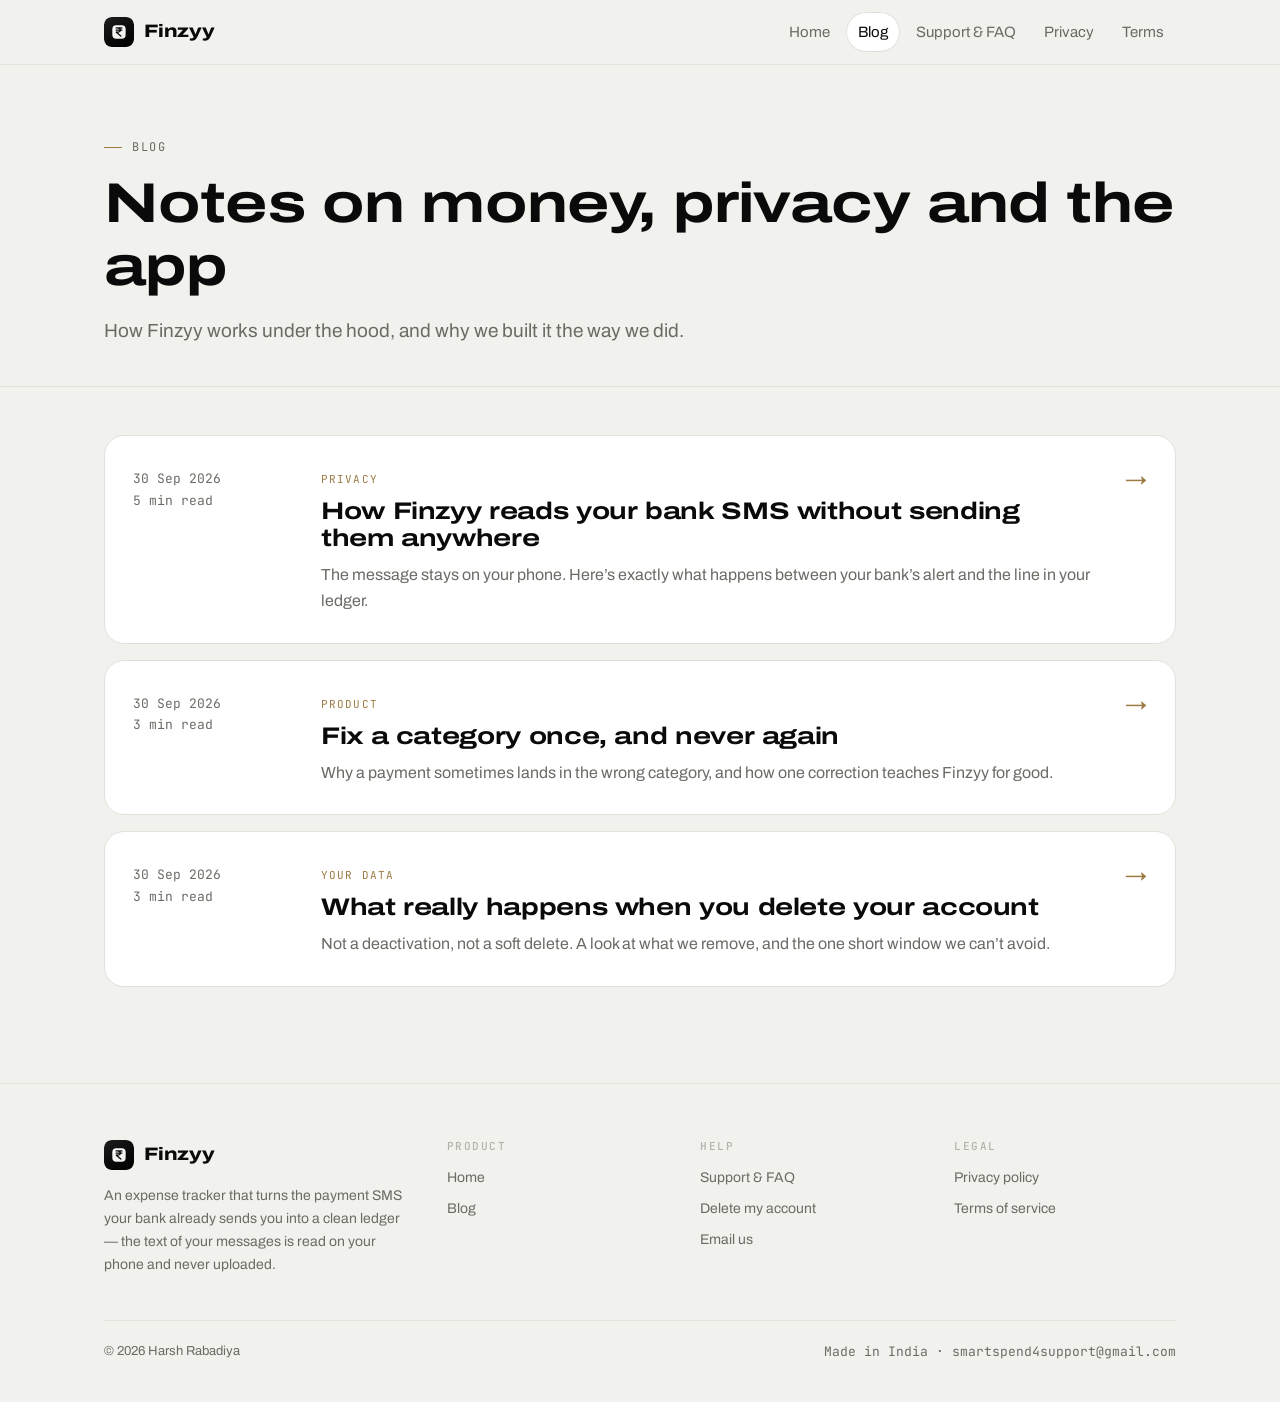
<file: docs/blog/index.html>
<!DOCTYPE html>
<html lang="en">
<head>
<meta charset="UTF-8">
<meta name="viewport" content="width=device-width, initial-scale=1">
<title>Blog — Finzyy</title>
<meta name="description" content="Notes from the Finzyy team on how the app works, privacy, and managing money with less effort.">
<meta name="theme-color" content="#000000" media="(prefers-color-scheme: dark)">
<meta name="theme-color" content="#F1F1EE" media="(prefers-color-scheme: light)">
<meta property="og:title" content="Blog — Finzyy">
<meta property="og:description" content="Notes from the Finzyy team on how the app works, privacy, and managing money with less effort.">
<meta property="og:image" content="../assets/logo.svg">
<link rel="icon" href="../assets/logo.svg" type="image/svg+xml">
<link rel="preconnect" href="https://fonts.googleapis.com"><link rel="preconnect" href="https://fonts.gstatic.com" crossorigin><link href="https://fonts.googleapis.com/css2?family=Archivo:wdth,wght@62..125,400..800&family=JetBrains+Mono:wght@400;500&display=swap" rel="stylesheet">
<link rel="stylesheet" href="../assets/site.css">
</head>
<body>
<a class="skip" href="#main">Skip to content</a>
<header class="site-header">
  <div class="wrap">
    <a class="brand" href="../index.html"><img src="../assets/logo.svg" alt="" width="30" height="30"><span>Finzyy</span></a>
    <nav class="nav" aria-label="Main"><a href="../index.html">Home</a><a href="../blog/index.html" aria-current="page">Blog</a><a href="../support.html">Support & FAQ</a><a href="../privacy-policy.html">Privacy</a><a href="../terms.html">Terms</a></nav>
  </div>
</header>
<main id="main">
<div class="doc-hero"><div class="wrap"><span class="eyebrow">Blog</span><h1>Notes on money, privacy and the app</h1><p class="lead">How Finzyy works under the hood, and why we built it the way we did.</p></div></div>
<div class="wrap"><div class="posts"><a class="post-card" href="../blog/how-finzyy-reads-bank-sms.html"><span class="date mono">30 Sep 2026<br>5 min read</span><div><span class="tag">Privacy</span><h2>How Finzyy reads your bank SMS without sending them anywhere</h2><p>The message stays on your phone. Here&rsquo;s exactly what happens between your bank&rsquo;s alert and the line in your ledger.</p></div><span class="go">&rarr;</span></a><a class="post-card" href="../blog/categories-that-learn.html"><span class="date mono">30 Sep 2026<br>3 min read</span><div><span class="tag">Product</span><h2>Fix a category once, and never again</h2><p>Why a payment sometimes lands in the wrong category, and how one correction teaches Finzyy for good.</p></div><span class="go">&rarr;</span></a><a class="post-card" href="../blog/what-happens-when-you-delete-your-account.html"><span class="date mono">30 Sep 2026<br>3 min read</span><div><span class="tag">Your data</span><h2>What really happens when you delete your account</h2><p>Not a deactivation, not a soft delete. A look at what we remove, and the one short window we can&rsquo;t avoid.</p></div><span class="go">&rarr;</span></a></div></div>
</main>
<footer class="site-footer">
  <div class="wrap">
    <div class="foot">
      <div>
        <a class="brand" href="../index.html"><img src="../assets/logo.svg" alt="" width="30" height="30"><span>Finzyy</span></a>
        <p>An expense tracker that turns the payment SMS your bank already sends you into a clean ledger &mdash; the text of your messages is read on your phone and never uploaded.</p>
      </div>
      <div><h3>Product</h3><ul><li><a href="../index.html">Home</a></li><li><a href="../blog/index.html">Blog</a></li></ul></div>
      <div><h3>Help</h3><ul><li><a href="../support.html">Support &amp; FAQ</a></li><li><a href="../delete-account.html">Delete my account</a></li><li><a href="mailto:smartspend4support@gmail.com">Email us</a></li></ul></div>
      <div><h3>Legal</h3><ul><li><a href="../privacy-policy.html">Privacy policy</a></li><li><a href="../terms.html">Terms of service</a></li></ul></div>
    </div>
    <div class="legal-line"><span>&copy; 2026 Harsh Rabadiya</span><span class="mono">Made in India &middot; smartspend4support@gmail.com</span></div>
  </div>
</footer>
</body>
</html>
</file>
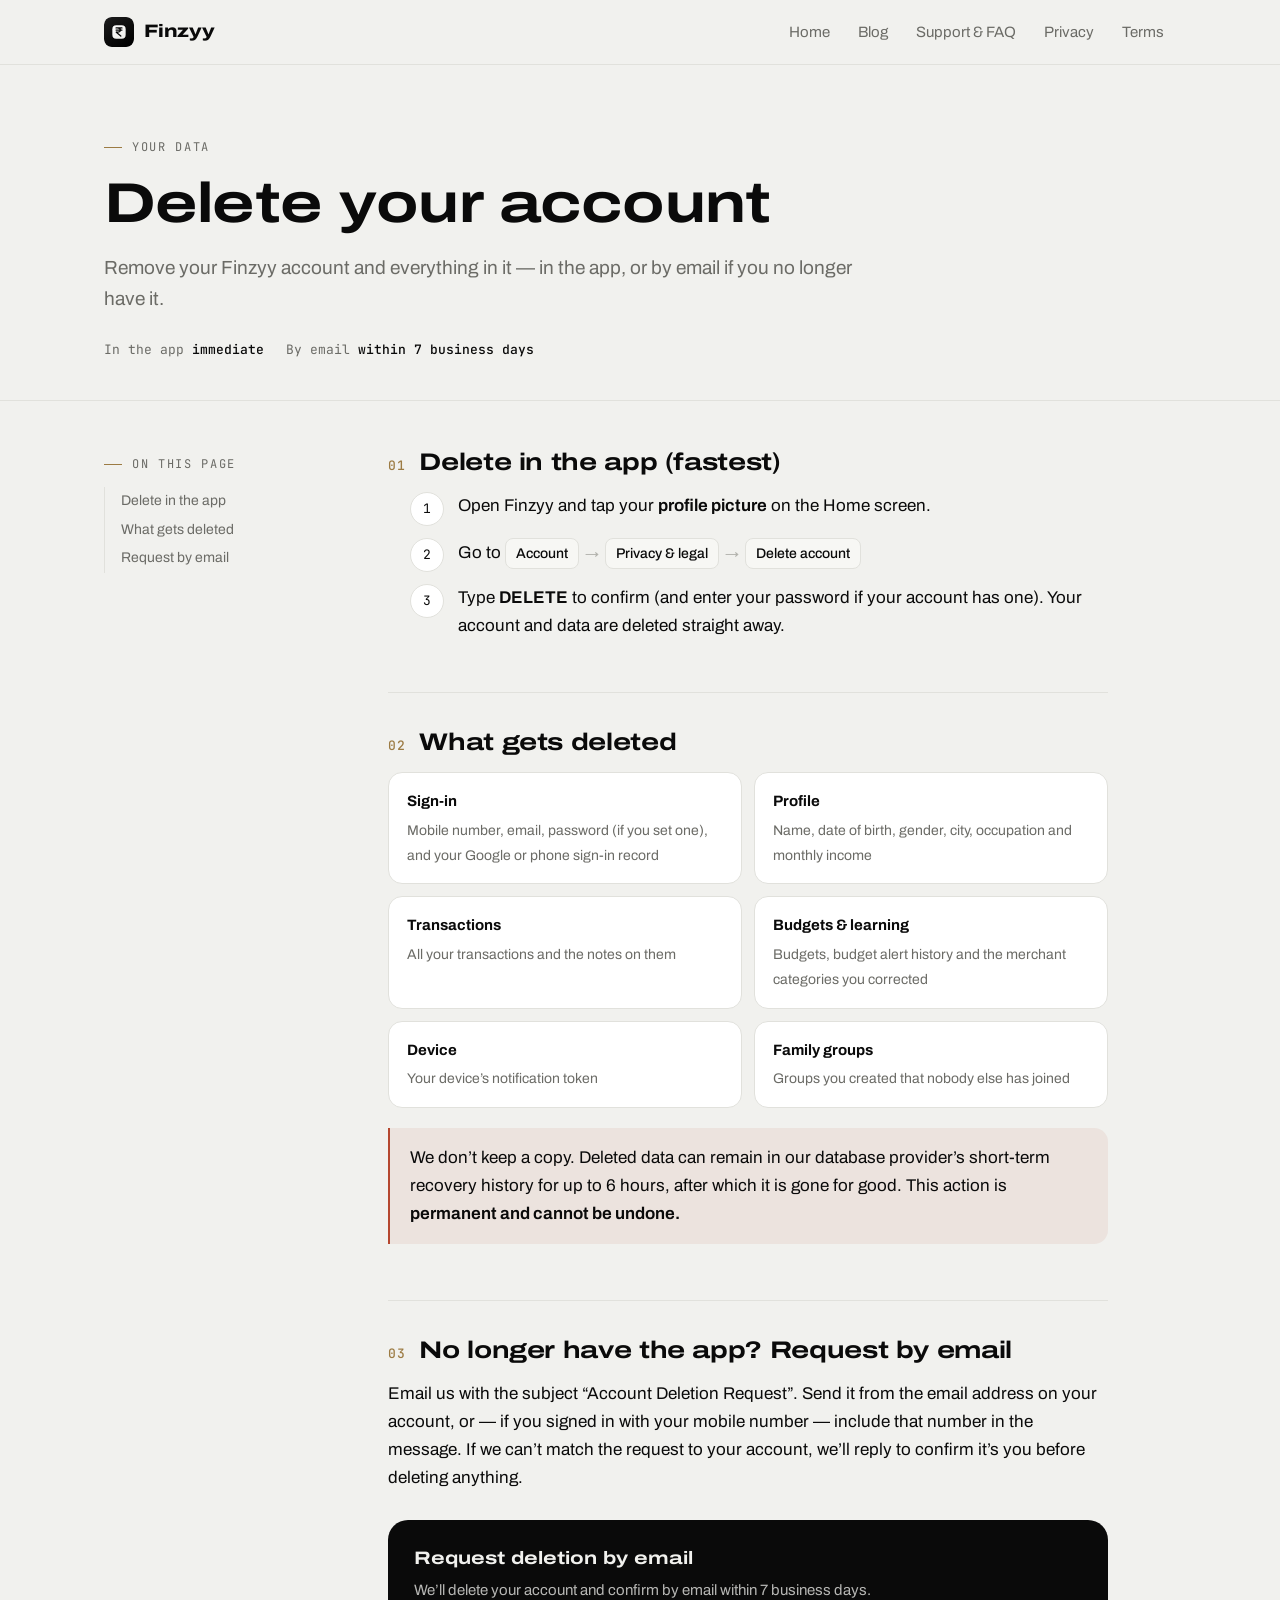
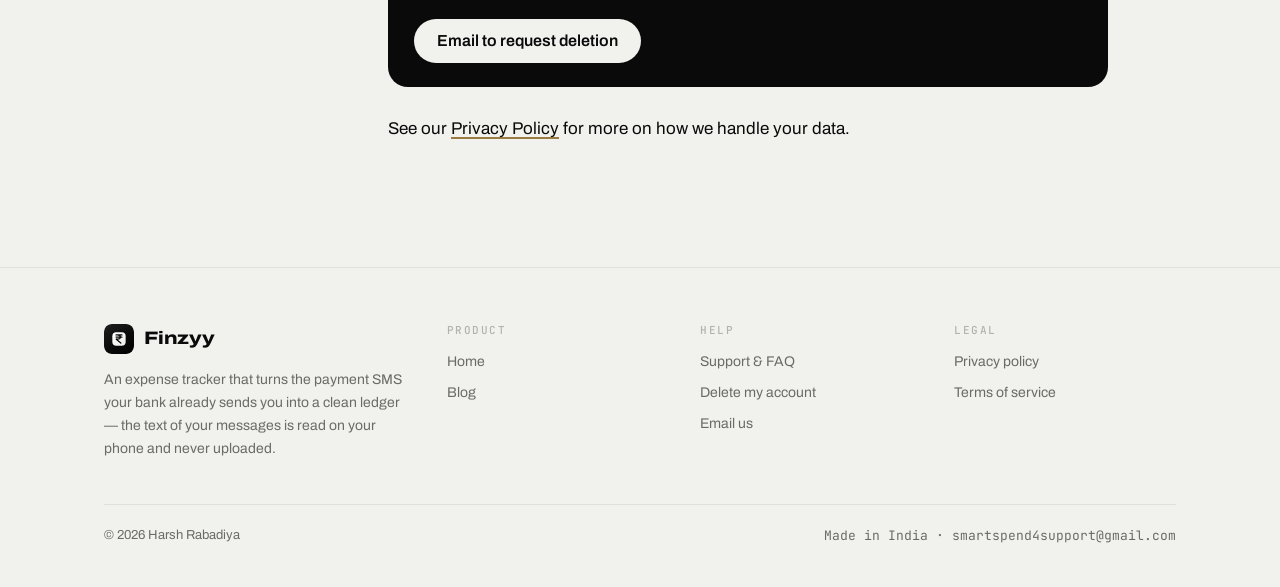
<file: docs/delete-account.html>
<!DOCTYPE html>
<html lang="en">
<head>
<meta charset="UTF-8">
<meta name="viewport" content="width=device-width, initial-scale=1">
<title>Delete My Account — Finzyy</title>
<meta name="description" content="How to delete your Finzyy account and all its data, in the app or by email, and exactly what gets deleted.">
<meta name="theme-color" content="#000000" media="(prefers-color-scheme: dark)">
<meta name="theme-color" content="#F1F1EE" media="(prefers-color-scheme: light)">
<meta property="og:title" content="Delete My Account — Finzyy">
<meta property="og:description" content="How to delete your Finzyy account and all its data, in the app or by email, and exactly what gets deleted.">
<meta property="og:image" content="assets/logo.svg">
<link rel="icon" href="assets/logo.svg" type="image/svg+xml">
<link rel="preconnect" href="https://fonts.googleapis.com"><link rel="preconnect" href="https://fonts.gstatic.com" crossorigin><link href="https://fonts.googleapis.com/css2?family=Archivo:wdth,wght@62..125,400..800&family=JetBrains+Mono:wght@400;500&display=swap" rel="stylesheet">
<link rel="stylesheet" href="assets/site.css">
</head>
<body>
<a class="skip" href="#main">Skip to content</a>
<header class="site-header">
  <div class="wrap">
    <a class="brand" href="index.html"><img src="assets/logo.svg" alt="" width="30" height="30"><span>Finzyy</span></a>
    <nav class="nav" aria-label="Main"><a href="index.html">Home</a><a href="blog/index.html">Blog</a><a href="support.html">Support & FAQ</a><a href="privacy-policy.html">Privacy</a><a href="terms.html">Terms</a></nav>
  </div>
</header>
<main id="main">
<div class="doc-hero"><div class="wrap">
  <span class="eyebrow">Your data</span>
  <h1>Delete your account</h1>
  <p class="lead">Remove your Finzyy account and everything in it &mdash; in the app, or by email if you no longer have it.</p>
  <div class="meta"><span>In the app <b>immediate</b></span><span>By email <b>within 7 business days</b></span></div>
</div></div>
<div class="wrap doc">
  <aside class="toc" aria-label="On this page"><p class="eyebrow">On this page</p><ol><li><a href="#in-app">Delete in the app</a></li><li><a href="#deleted">What gets deleted</a></li><li><a href="#email">Request by email</a></li></ol></aside>
  <article class="prose"><section id="in-app"><h2><span class="n">01</span>Delete in the app (fastest)</h2><ol class="del-steps">
<li><span>Open Finzyy and tap your <strong>profile picture</strong> on the Home screen.</span></li>
<li><span>Go to <span class="path"><span>Account</span><i>&rarr;</i><span>Privacy &amp; legal</span><i>&rarr;</i><span>Delete account</span></span></span></li>
<li><span>Type <strong>DELETE</strong> to confirm (and enter your password if your account has one). Your account and data are deleted straight away.</span></li></ol></section><section id="deleted"><h2><span class="n">02</span>What gets deleted</h2><div class="deleted-grid">
<div><b>Sign-in</b><span>Mobile number, email, password (if you set one), and your Google or phone sign-in record</span></div>
<div><b>Profile</b><span>Name, date of birth, gender, city, occupation and monthly income</span></div>
<div><b>Transactions</b><span>All your transactions and the notes on them</span></div>
<div><b>Budgets &amp; learning</b><span>Budgets, budget alert history and the merchant categories you corrected</span></div>
<div><b>Device</b><span>Your device&rsquo;s notification token</span></div>
<div><b>Family groups</b><span>Groups you created that nobody else has joined</span></div></div>
<div class="callout warn"><p>We don&rsquo;t keep a copy. Deleted data can remain in our database provider&rsquo;s short-term recovery history for up to 6 hours, after which it is gone for good. This action is <strong>permanent and cannot be undone.</strong></p></div></section><section id="email"><h2><span class="n">03</span>No longer have the app? Request by email</h2><p>Email us with the subject &ldquo;Account Deletion Request&rdquo;. Send it from the email address on your account, or &mdash; if you signed in with your mobile number &mdash; include that number in the message. If we can&rsquo;t match the request to your account, we&rsquo;ll reply to confirm it&rsquo;s you before deleting anything.</p>
<div class="contact-card"><div><b>Request deletion by email</b><p>We&rsquo;ll delete your account and confirm by email within 7 business days.</p></div><a class="btn btn-primary" href="mailto:smartspend4support@gmail.com?subject=Account%20Deletion%20Request&amp;body=Please%20delete%20my%20Finzyy%20account.%0A%0AMy%20registered%20mobile%20number%20or%20email%3A%20">Email to request deletion</a></div>
<p>See our <a href="privacy-policy.html">Privacy Policy</a> for more on how we handle your data.</p></section></article>
</div>
</main>
<footer class="site-footer">
  <div class="wrap">
    <div class="foot">
      <div>
        <a class="brand" href="index.html"><img src="assets/logo.svg" alt="" width="30" height="30"><span>Finzyy</span></a>
        <p>An expense tracker that turns the payment SMS your bank already sends you into a clean ledger &mdash; the text of your messages is read on your phone and never uploaded.</p>
      </div>
      <div><h3>Product</h3><ul><li><a href="index.html">Home</a></li><li><a href="blog/index.html">Blog</a></li></ul></div>
      <div><h3>Help</h3><ul><li><a href="support.html">Support &amp; FAQ</a></li><li><a href="delete-account.html">Delete my account</a></li><li><a href="mailto:smartspend4support@gmail.com">Email us</a></li></ul></div>
      <div><h3>Legal</h3><ul><li><a href="privacy-policy.html">Privacy policy</a></li><li><a href="terms.html">Terms of service</a></li></ul></div>
    </div>
    <div class="legal-line"><span>&copy; 2026 Harsh Rabadiya</span><span class="mono">Made in India &middot; smartspend4support@gmail.com</span></div>
  </div>
</footer>
</body>
</html>
</file>
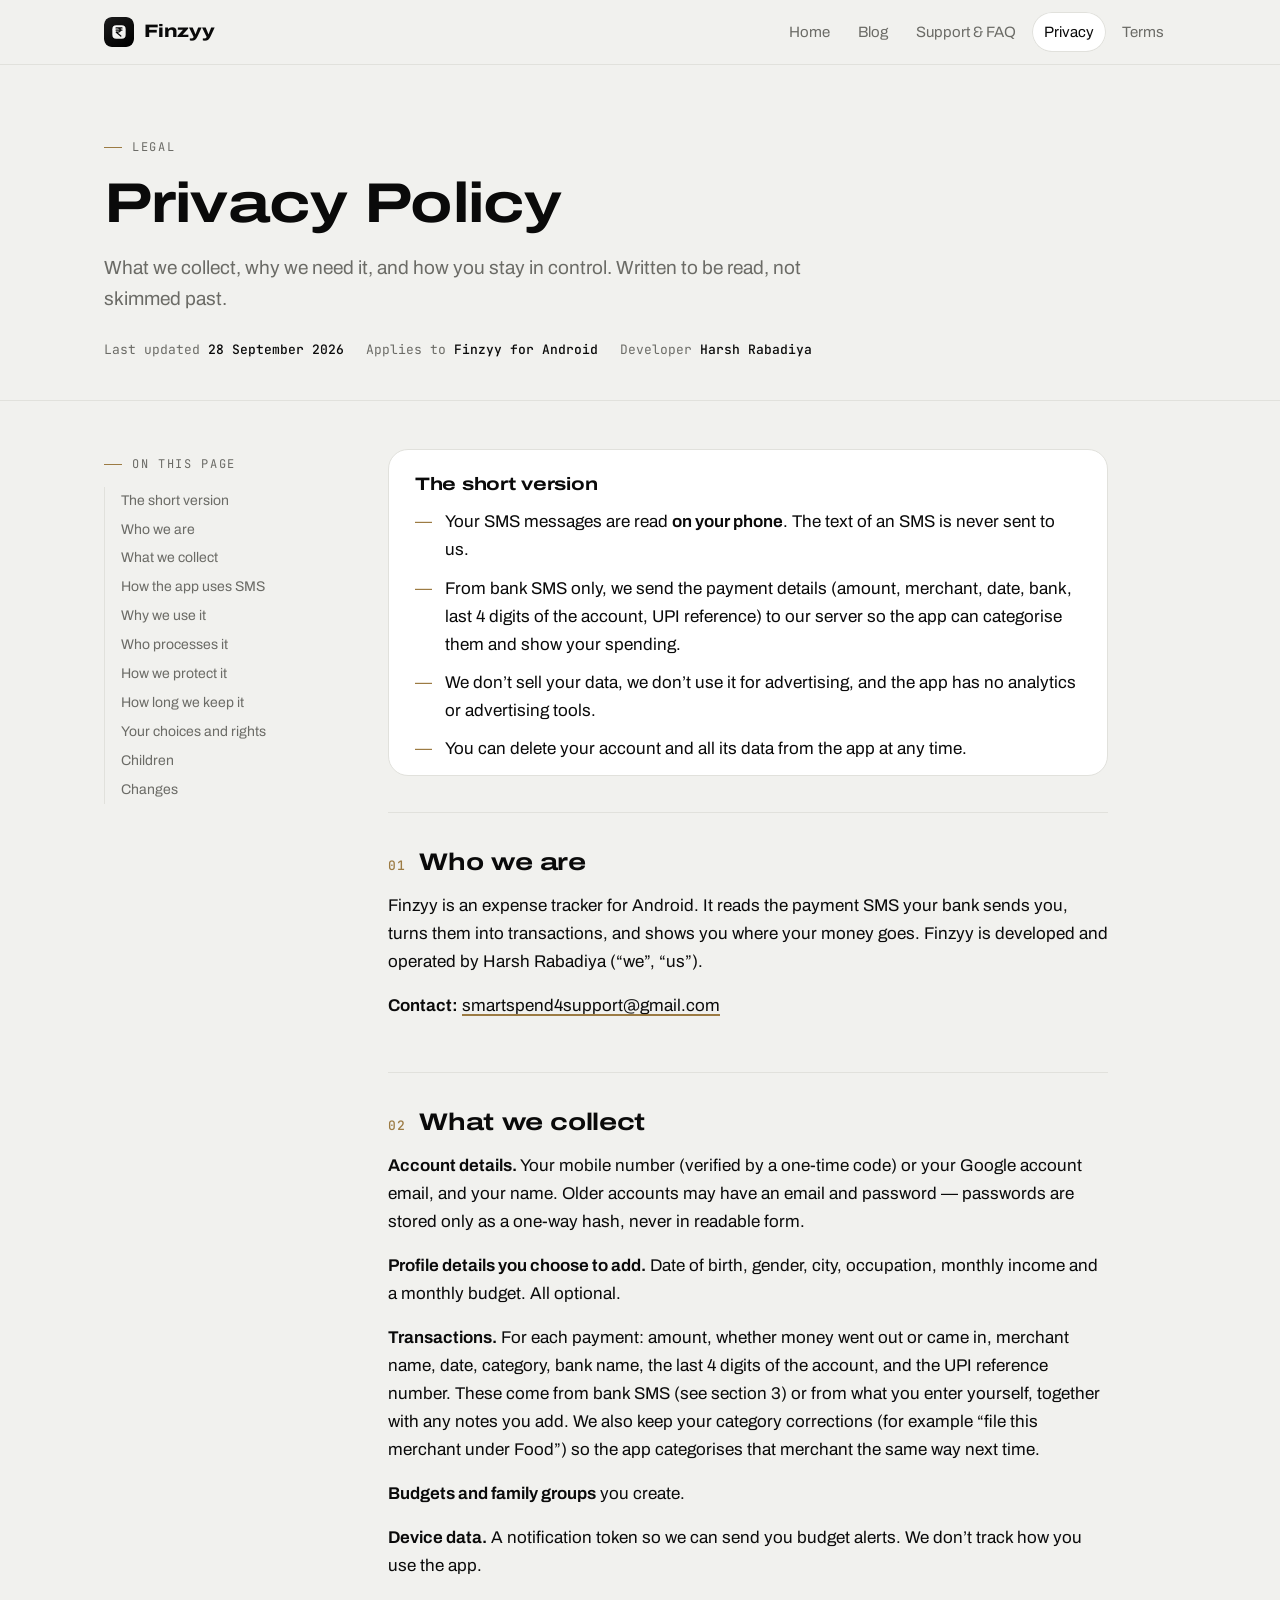
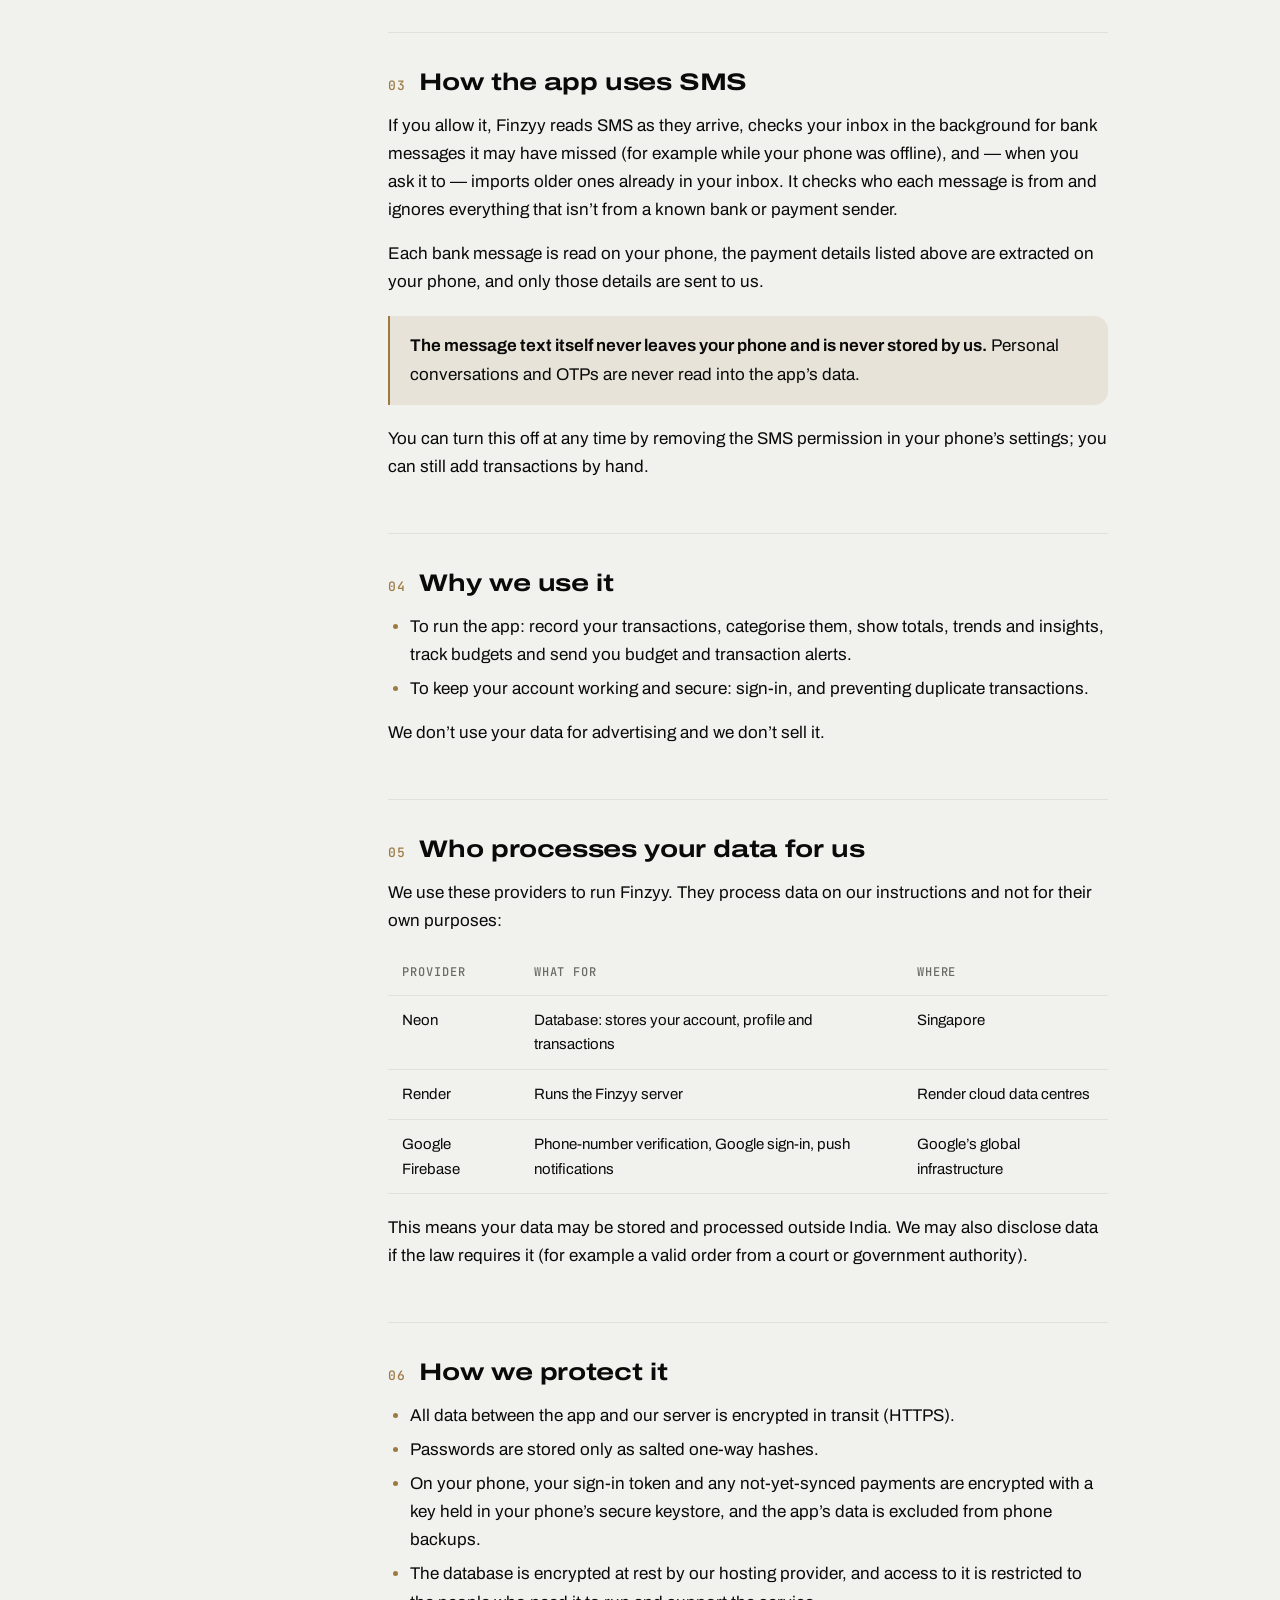
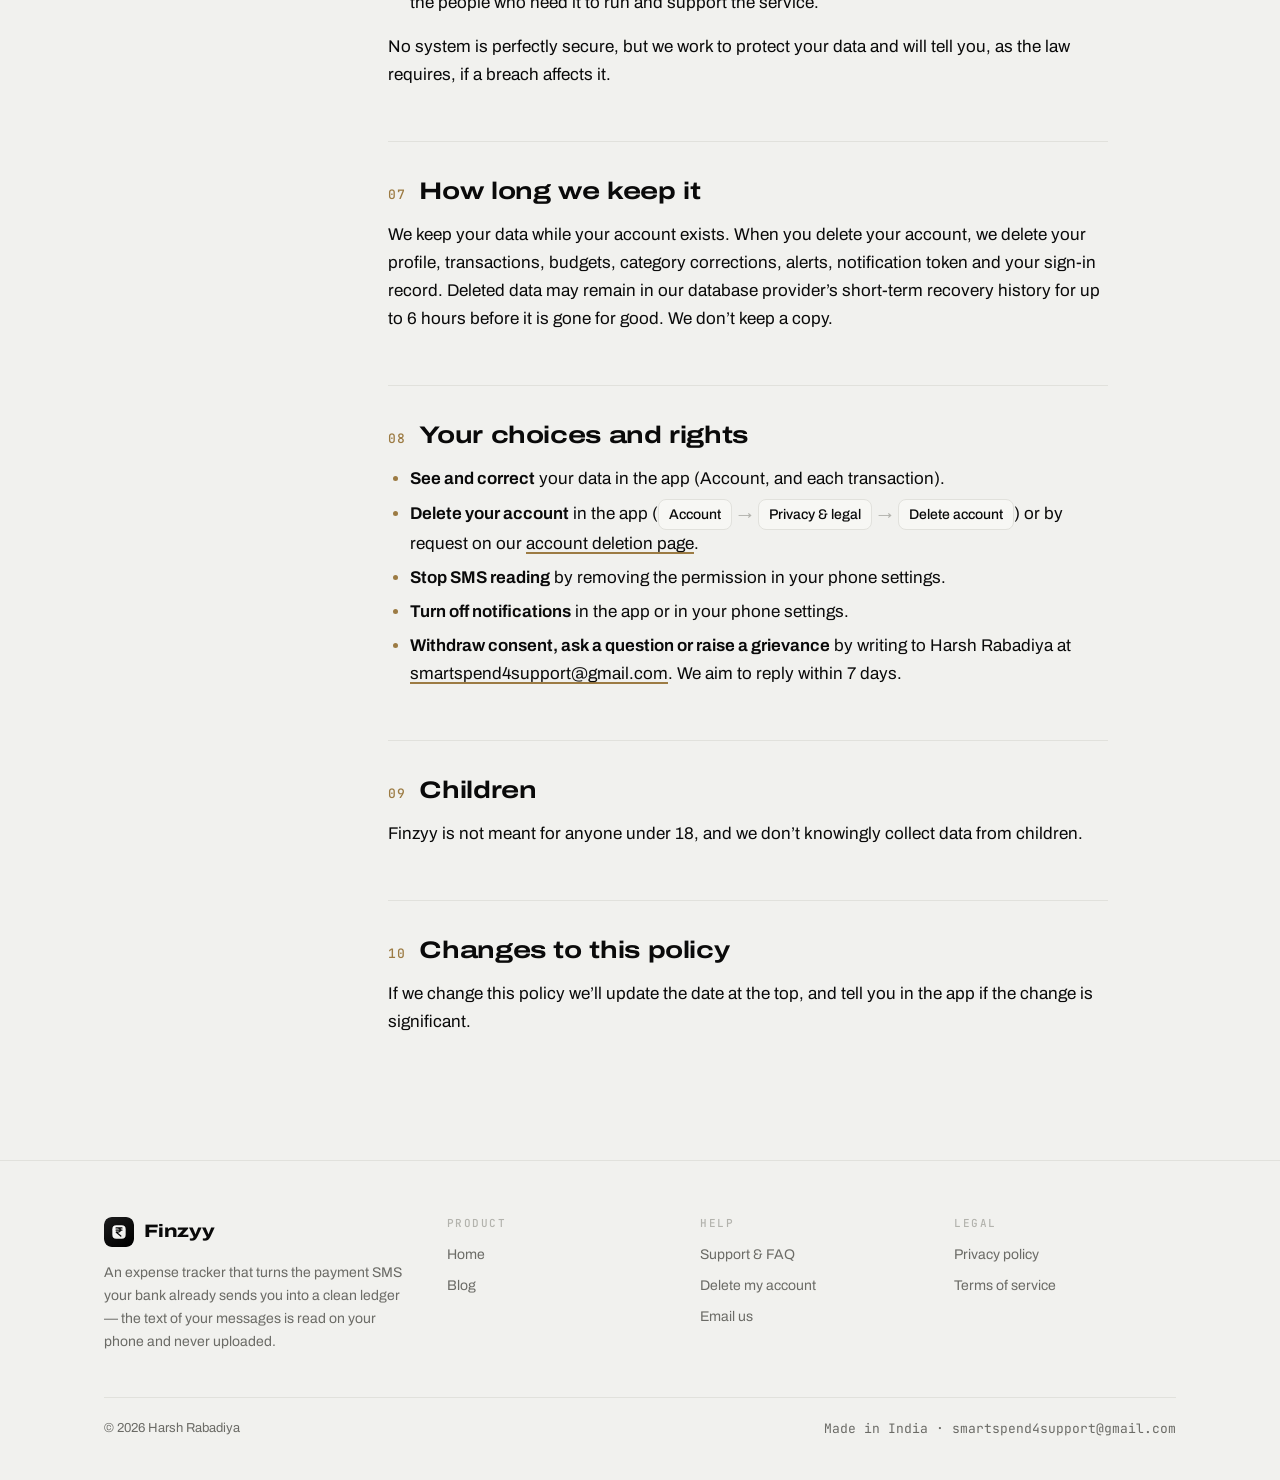
<file: docs/privacy-policy.html>
<!DOCTYPE html>
<html lang="en">
<head>
<meta charset="UTF-8">
<meta name="viewport" content="width=device-width, initial-scale=1">
<title>Privacy Policy — Finzyy</title>
<meta name="description" content="What Finzyy collects, why, who processes it, how long it is kept, and your rights. SMS text never leaves your phone.">
<meta name="theme-color" content="#000000" media="(prefers-color-scheme: dark)">
<meta name="theme-color" content="#F1F1EE" media="(prefers-color-scheme: light)">
<meta property="og:title" content="Privacy Policy — Finzyy">
<meta property="og:description" content="What Finzyy collects, why, who processes it, how long it is kept, and your rights. SMS text never leaves your phone.">
<meta property="og:image" content="assets/logo.svg">
<link rel="icon" href="assets/logo.svg" type="image/svg+xml">
<link rel="preconnect" href="https://fonts.googleapis.com"><link rel="preconnect" href="https://fonts.gstatic.com" crossorigin><link href="https://fonts.googleapis.com/css2?family=Archivo:wdth,wght@62..125,400..800&family=JetBrains+Mono:wght@400;500&display=swap" rel="stylesheet">
<link rel="stylesheet" href="assets/site.css">
</head>
<body>
<a class="skip" href="#main">Skip to content</a>
<header class="site-header">
  <div class="wrap">
    <a class="brand" href="index.html"><img src="assets/logo.svg" alt="" width="30" height="30"><span>Finzyy</span></a>
    <nav class="nav" aria-label="Main"><a href="index.html">Home</a><a href="blog/index.html">Blog</a><a href="support.html">Support & FAQ</a><a href="privacy-policy.html" aria-current="page">Privacy</a><a href="terms.html">Terms</a></nav>
  </div>
</header>
<main id="main">
<div class="doc-hero"><div class="wrap">
  <span class="eyebrow">Legal</span>
  <h1>Privacy Policy</h1>
  <p class="lead">What we collect, why we need it, and how you stay in control. Written to be read, not skimmed past.</p>
  <div class="meta"><span>Last updated <b>28 September 2026</b></span><span>Applies to <b>Finzyy for Android</b></span><span>Developer <b>Harsh Rabadiya</b></span></div>
</div></div>
<div class="wrap doc">
  <aside class="toc" aria-label="On this page"><p class="eyebrow">On this page</p><ol><li><a href="#short">The short version</a></li><li><a href="#who">Who we are</a></li><li><a href="#collect">What we collect</a></li><li><a href="#sms">How the app uses SMS</a></li><li><a href="#why">Why we use it</a></li><li><a href="#processors">Who processes it</a></li><li><a href="#protect">How we protect it</a></li><li><a href="#retention">How long we keep it</a></li><li><a href="#rights">Your choices and rights</a></li><li><a href="#children">Children</a></li><li><a href="#changes">Changes</a></li></ol></aside>
  <article class="prose"><section class="summary" id="short"><h2>The short version</h2><ul>
<li>Your SMS messages are read <strong>on your phone</strong>. The text of an SMS is never sent to us.</li>
<li>From bank SMS only, we send the payment details (amount, merchant, date, bank, last 4 digits of the account, UPI reference) to our server so the app can categorise them and show your spending.</li>
<li>We don&rsquo;t sell your data, we don&rsquo;t use it for advertising, and the app has no analytics or advertising tools.</li>
<li>You can delete your account and all its data from the app at any time.</li></ul></section><section id="who"><h2><span class="n">01</span>Who we are</h2><p>Finzyy is an expense tracker for Android. It reads the payment SMS your bank sends you, turns them into transactions, and shows you where your money goes. Finzyy is developed and operated by Harsh Rabadiya (&ldquo;we&rdquo;, &ldquo;us&rdquo;).</p><p><strong>Contact:</strong> <a href="mailto:smartspend4support@gmail.com">smartspend4support@gmail.com</a></p></section><section id="collect"><h2><span class="n">02</span>What we collect</h2><p><strong>Account details.</strong> Your mobile number (verified by a one-time code) or your Google account email, and your name. Older accounts may have an email and password &mdash; passwords are stored only as a one-way hash, never in readable form.</p>
<p><strong>Profile details you choose to add.</strong> Date of birth, gender, city, occupation, monthly income and a monthly budget. All optional.</p>
<p><strong>Transactions.</strong> For each payment: amount, whether money went out or came in, merchant name, date, category, bank name, the last 4 digits of the account, and the UPI reference number. These come from bank SMS (see section 3) or from what you enter yourself, together with any notes you add. We also keep your category corrections (for example &ldquo;file this merchant under Food&rdquo;) so the app categorises that merchant the same way next time.</p>
<p><strong>Budgets and family groups</strong> you create.</p>
<p><strong>Device data.</strong> A notification token so we can send you budget alerts. We don&rsquo;t track how you use the app.</p></section><section id="sms"><h2><span class="n">03</span>How the app uses SMS</h2><p>If you allow it, Finzyy reads SMS as they arrive, checks your inbox in the background for bank messages it may have missed (for example while your phone was offline), and &mdash; when you ask it to &mdash; imports older ones already in your inbox. It checks who each message is from and ignores everything that isn&rsquo;t from a known bank or payment sender.</p>
<p>Each bank message is read on your phone, the payment details listed above are extracted on your phone, and only those details are sent to us.</p>
<div class="callout"><p><strong>The message text itself never leaves your phone and is never stored by us.</strong> Personal conversations and OTPs are never read into the app&rsquo;s data.</p></div>
<p>You can turn this off at any time by removing the SMS permission in your phone&rsquo;s settings; you can still add transactions by hand.</p></section><section id="why"><h2><span class="n">04</span>Why we use it</h2><ul><li>To run the app: record your transactions, categorise them, show totals, trends and insights, track budgets and send you budget and transaction alerts.</li><li>To keep your account working and secure: sign-in, and preventing duplicate transactions.</li></ul><p>We don&rsquo;t use your data for advertising and we don&rsquo;t sell it.</p></section><section id="processors"><h2><span class="n">05</span>Who processes your data for us</h2><p>We use these providers to run Finzyy. They process data on our instructions and not for their own purposes:</p>
<table><thead><tr><th>Provider</th><th>What for</th><th>Where</th></tr></thead><tbody>
<tr><td>Neon</td><td>Database: stores your account, profile and transactions</td><td>Singapore</td></tr>
<tr><td>Render</td><td>Runs the Finzyy server</td><td>Render cloud data centres</td></tr>
<tr><td>Google Firebase</td><td>Phone-number verification, Google sign-in, push notifications</td><td>Google&rsquo;s global infrastructure</td></tr>
</tbody></table>
<p>This means your data may be stored and processed outside India. We may also disclose data if the law requires it (for example a valid order from a court or government authority).</p></section><section id="protect"><h2><span class="n">06</span>How we protect it</h2><ul><li>All data between the app and our server is encrypted in transit (HTTPS).</li><li>Passwords are stored only as salted one-way hashes.</li><li>On your phone, your sign-in token and any not-yet-synced payments are encrypted with a key held in your phone&rsquo;s secure keystore, and the app&rsquo;s data is excluded from phone backups.</li><li>The database is encrypted at rest by our hosting provider, and access to it is restricted to the people who need it to run and support the service.</li></ul>
<p>No system is perfectly secure, but we work to protect your data and will tell you, as the law requires, if a breach affects it.</p></section><section id="retention"><h2><span class="n">07</span>How long we keep it</h2><p>We keep your data while your account exists. When you delete your account, we delete your profile, transactions, budgets, category corrections, alerts, notification token and your sign-in record. Deleted data may remain in our database provider&rsquo;s short-term recovery history for up to 6 hours before it is gone for good. We don&rsquo;t keep a copy.</p></section><section id="rights"><h2><span class="n">08</span>Your choices and rights</h2><ul><li><strong>See and correct</strong> your data in the app (Account, and each transaction).</li>
<li><strong>Delete your account</strong> in the app (<span class="path"><span>Account</span><i>&rarr;</i><span>Privacy &amp; legal</span><i>&rarr;</i><span>Delete account</span></span>) or by request on our <a href="delete-account.html">account deletion page</a>.</li>
<li><strong>Stop SMS reading</strong> by removing the permission in your phone settings.</li>
<li><strong>Turn off notifications</strong> in the app or in your phone settings.</li>
<li><strong>Withdraw consent, ask a question or raise a grievance</strong> by writing to Harsh Rabadiya at <a href="mailto:smartspend4support@gmail.com">smartspend4support@gmail.com</a>. We aim to reply within 7 days.</li></ul></section><section id="children"><h2><span class="n">09</span>Children</h2><p>Finzyy is not meant for anyone under 18, and we don&rsquo;t knowingly collect data from children.</p></section><section id="changes"><h2><span class="n">10</span>Changes to this policy</h2><p>If we change this policy we&rsquo;ll update the date at the top, and tell you in the app if the change is significant.</p></section></article>
</div>
</main>
<footer class="site-footer">
  <div class="wrap">
    <div class="foot">
      <div>
        <a class="brand" href="index.html"><img src="assets/logo.svg" alt="" width="30" height="30"><span>Finzyy</span></a>
        <p>An expense tracker that turns the payment SMS your bank already sends you into a clean ledger &mdash; the text of your messages is read on your phone and never uploaded.</p>
      </div>
      <div><h3>Product</h3><ul><li><a href="index.html">Home</a></li><li><a href="blog/index.html">Blog</a></li></ul></div>
      <div><h3>Help</h3><ul><li><a href="support.html">Support &amp; FAQ</a></li><li><a href="delete-account.html">Delete my account</a></li><li><a href="mailto:smartspend4support@gmail.com">Email us</a></li></ul></div>
      <div><h3>Legal</h3><ul><li><a href="privacy-policy.html">Privacy policy</a></li><li><a href="terms.html">Terms of service</a></li></ul></div>
    </div>
    <div class="legal-line"><span>&copy; 2026 Harsh Rabadiya</span><span class="mono">Made in India &middot; smartspend4support@gmail.com</span></div>
  </div>
</footer>
</body>
</html>
</file>
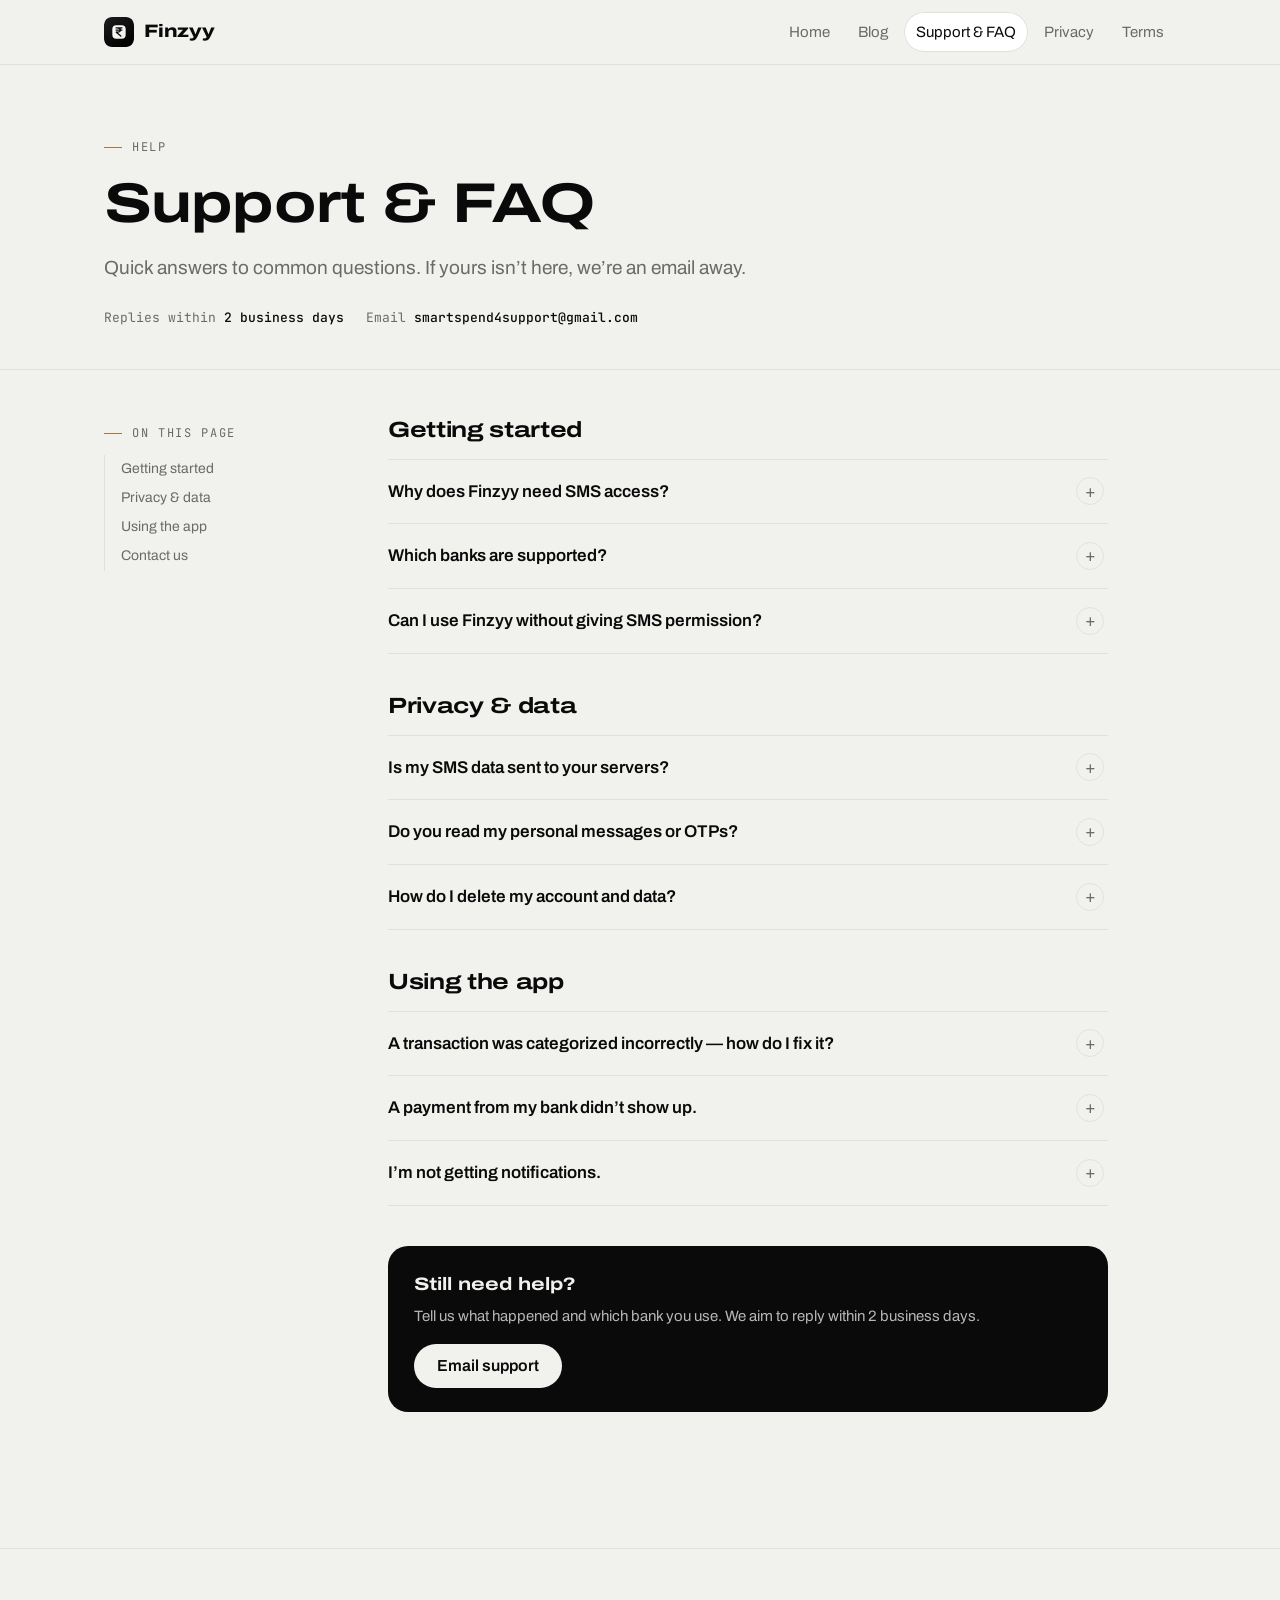
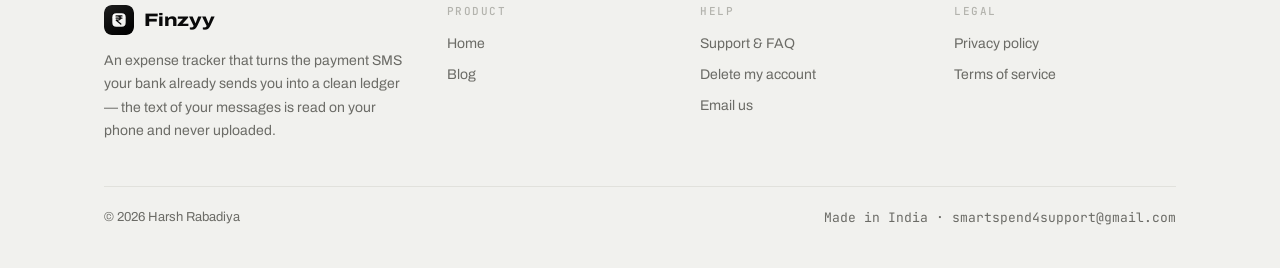
<file: docs/support.html>
<!DOCTYPE html>
<html lang="en">
<head>
<meta charset="UTF-8">
<meta name="viewport" content="width=device-width, initial-scale=1">
<title>Support & FAQ — Finzyy</title>
<meta name="description" content="Answers to common Finzyy questions: SMS access, supported banks, privacy, categories, notifications and deleting your account.">
<meta name="theme-color" content="#000000" media="(prefers-color-scheme: dark)">
<meta name="theme-color" content="#F1F1EE" media="(prefers-color-scheme: light)">
<meta property="og:title" content="Support & FAQ — Finzyy">
<meta property="og:description" content="Answers to common Finzyy questions: SMS access, supported banks, privacy, categories, notifications and deleting your account.">
<meta property="og:image" content="assets/logo.svg">
<link rel="icon" href="assets/logo.svg" type="image/svg+xml">
<link rel="preconnect" href="https://fonts.googleapis.com"><link rel="preconnect" href="https://fonts.gstatic.com" crossorigin><link href="https://fonts.googleapis.com/css2?family=Archivo:wdth,wght@62..125,400..800&family=JetBrains+Mono:wght@400;500&display=swap" rel="stylesheet">
<link rel="stylesheet" href="assets/site.css">
</head>
<body>
<a class="skip" href="#main">Skip to content</a>
<header class="site-header">
  <div class="wrap">
    <a class="brand" href="index.html"><img src="assets/logo.svg" alt="" width="30" height="30"><span>Finzyy</span></a>
    <nav class="nav" aria-label="Main"><a href="index.html">Home</a><a href="blog/index.html">Blog</a><a href="support.html" aria-current="page">Support & FAQ</a><a href="privacy-policy.html">Privacy</a><a href="terms.html">Terms</a></nav>
  </div>
</header>
<main id="main">
<div class="doc-hero"><div class="wrap">
  <span class="eyebrow">Help</span>
  <h1>Support &amp; FAQ</h1>
  <p class="lead">Quick answers to common questions. If yours isn&rsquo;t here, we&rsquo;re an email away.</p>
  <div class="meta"><span>Replies within <b>2 business days</b></span><span>Email <b>smartspend4support@gmail.com</b></span></div>
</div></div>
<div class="wrap doc">
  <aside class="toc" aria-label="On this page"><p class="eyebrow">On this page</p><ol><li><a href="#start">Getting started</a></li><li><a href="#privacy">Privacy &amp; data</a></li><li><a href="#using">Using the app</a></li><li><a href="#contact">Contact us</a></li></ol></aside>
  <article class="prose"><div class="faq-group" id="start"><h2>Getting started</h2><div class="faq"><details><summary>Why does Finzyy need SMS access?</summary><div class="answer"><p>To turn the payment alerts your bank sends into transactions automatically. Finzyy only looks at messages from known bank and payment senders; everything else is ignored. It&rsquo;s optional &mdash; without it you can still add payments by hand. See our <a href="privacy-policy.html">Privacy Policy</a> for full details.</p></div></details><details><summary>Which banks are supported?</summary><div class="answer"><p>Finzyy recognises payment alerts from these senders. Message formats vary between banks and change over time; if a payment is missed, add it by hand and tell us so we can support that format.</p><div class="banks"><span>HDFC</span><span>ICICI</span><span>SBI</span><span>Axis</span><span>Kotak</span><span>Yes Bank</span><span>PNB</span><span>Bank of Baroda</span><span>Canara</span><span>Indian Bank</span><span>IDFC First</span><span>RBL</span><span>Citi</span><span>American Express</span><span>OneCard</span><span>Federal Bank</span><span>Union Bank</span><span>Paytm</span><span>Google Pay</span><span>BHIM</span></div></div></details><details><summary>Can I use Finzyy without giving SMS permission?</summary><div class="answer"><p>Yes. Use <strong>Add</strong> on the Home screen to enter payments yourself &mdash; budgets, trends and categories all work the same.</p></div></details></div></div><div class="faq-group" id="privacy"><h2>Privacy &amp; data</h2><div class="faq"><details><summary>Is my SMS data sent to your servers?</summary><div class="answer"><p>No. SMS messages are read on your phone. Only the extracted payment details &mdash; amount, debit or credit, merchant, date, bank, the last 4 digits of the account and the UPI reference &mdash; are sent to your account, encrypted. The original message text is never uploaded or stored. The category is worked out afterwards, from those details.</p></div></details><details><summary>Do you read my personal messages or OTPs?</summary><div class="answer"><p>No. Messages that aren&rsquo;t from a known bank or payment sender are ignored before anything is read into the app.</p></div></details><details><summary>How do I delete my account and data?</summary><div class="answer"><p>In the app: <span class="path"><span>Account</span><i>&rarr;</i><span>Privacy &amp; legal</span><i>&rarr;</i><span>Delete account</span></span>, then type DELETE to confirm. If you no longer have the app, use our <a href="delete-account.html">account deletion page</a>.</p></div></details></div></div><div class="faq-group" id="using"><h2>Using the app</h2><div class="faq"><details><summary>A transaction was categorized incorrectly &mdash; how do I fix it?</summary><div class="answer"><p>Open the transaction and pick the right category, or tap <strong>Categorize</strong> on the notification when the payment arrives. Your correction is remembered, so future payments to the same merchant are filed the same way automatically.</p></div></details><details><summary>A payment from my bank didn&rsquo;t show up.</summary><div class="answer"><p>Check that Finzyy is allowed to read SMS in your phone&rsquo;s app settings. Payments that arrive while you&rsquo;re offline sync as soon as you&rsquo;re back online. If it still doesn&rsquo;t appear, add it by hand and email us the bank name so we can look at that message format &mdash; please don&rsquo;t send us the SMS text itself.</p></div></details><details><summary>I&rsquo;m not getting notifications.</summary><div class="answer"><p>Allow notifications for Finzyy in your phone&rsquo;s settings, and check the <strong>Transaction alerts</strong> channel isn&rsquo;t muted. Budget alerts can be switched on or off in Account.</p></div></details></div></div><section id="contact"><div class="contact-card"><div><b>Still need help?</b><p>Tell us what happened and which bank you use. We aim to reply within 2 business days.</p></div><a class="btn btn-primary" href="mailto:smartspend4support@gmail.com?subject=Finzyy%20support">Email support</a></div></section></article>
</div>
</main>
<footer class="site-footer">
  <div class="wrap">
    <div class="foot">
      <div>
        <a class="brand" href="index.html"><img src="assets/logo.svg" alt="" width="30" height="30"><span>Finzyy</span></a>
        <p>An expense tracker that turns the payment SMS your bank already sends you into a clean ledger &mdash; the text of your messages is read on your phone and never uploaded.</p>
      </div>
      <div><h3>Product</h3><ul><li><a href="index.html">Home</a></li><li><a href="blog/index.html">Blog</a></li></ul></div>
      <div><h3>Help</h3><ul><li><a href="support.html">Support &amp; FAQ</a></li><li><a href="delete-account.html">Delete my account</a></li><li><a href="mailto:smartspend4support@gmail.com">Email us</a></li></ul></div>
      <div><h3>Legal</h3><ul><li><a href="privacy-policy.html">Privacy policy</a></li><li><a href="terms.html">Terms of service</a></li></ul></div>
    </div>
    <div class="legal-line"><span>&copy; 2026 Harsh Rabadiya</span><span class="mono">Made in India &middot; smartspend4support@gmail.com</span></div>
  </div>
</footer>
</body>
</html>
</file>
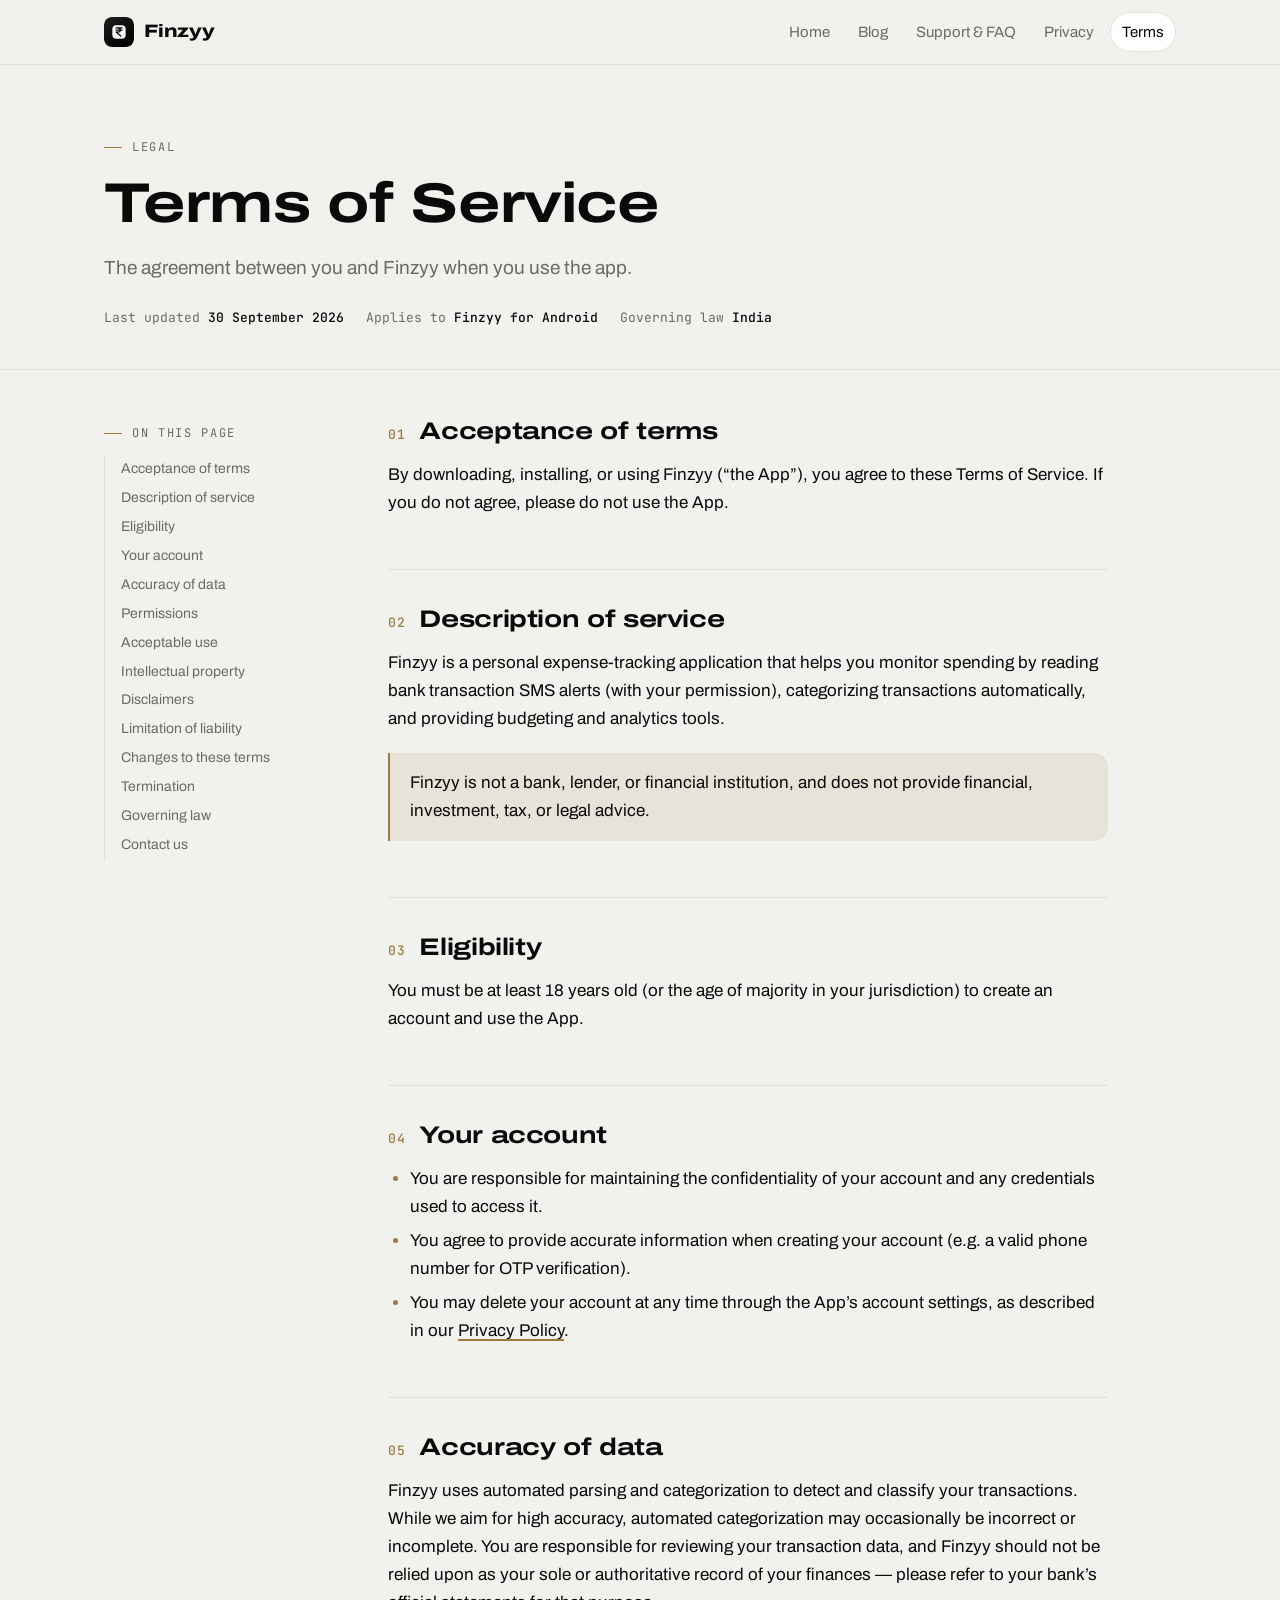
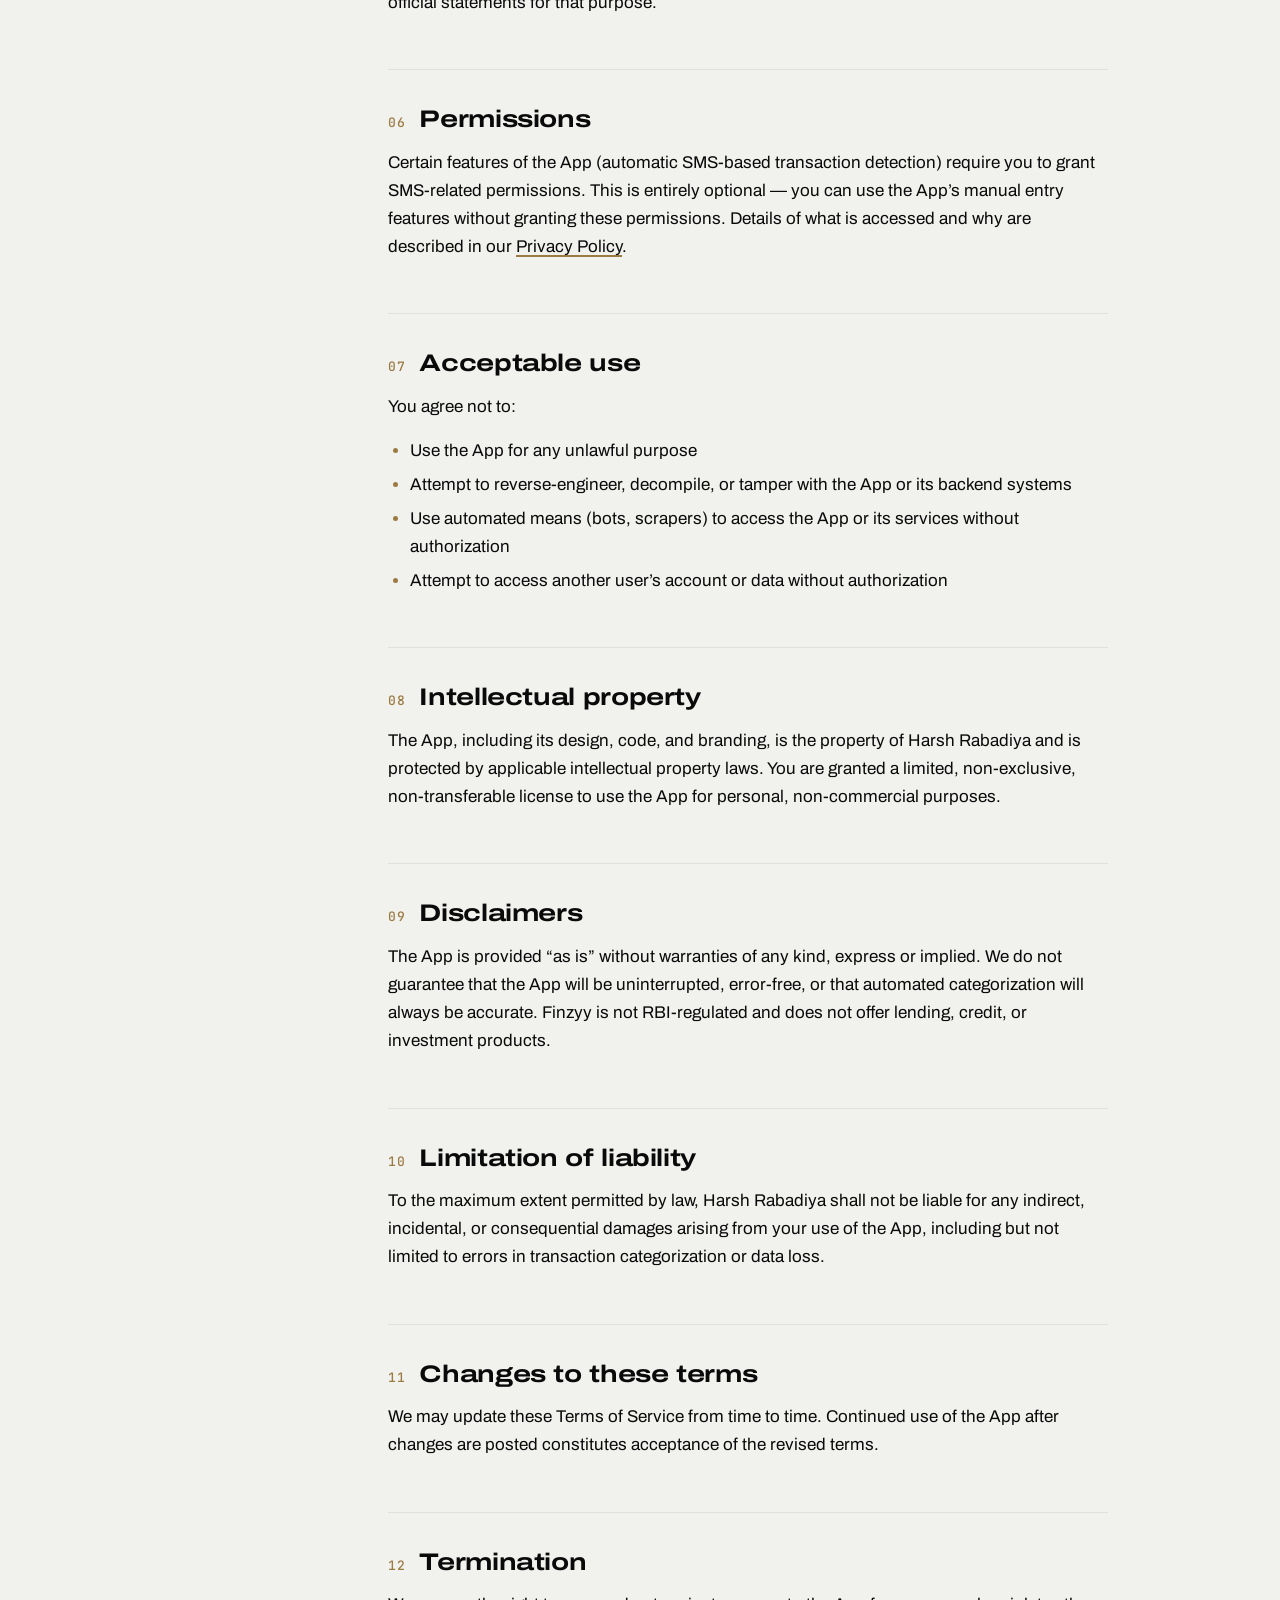
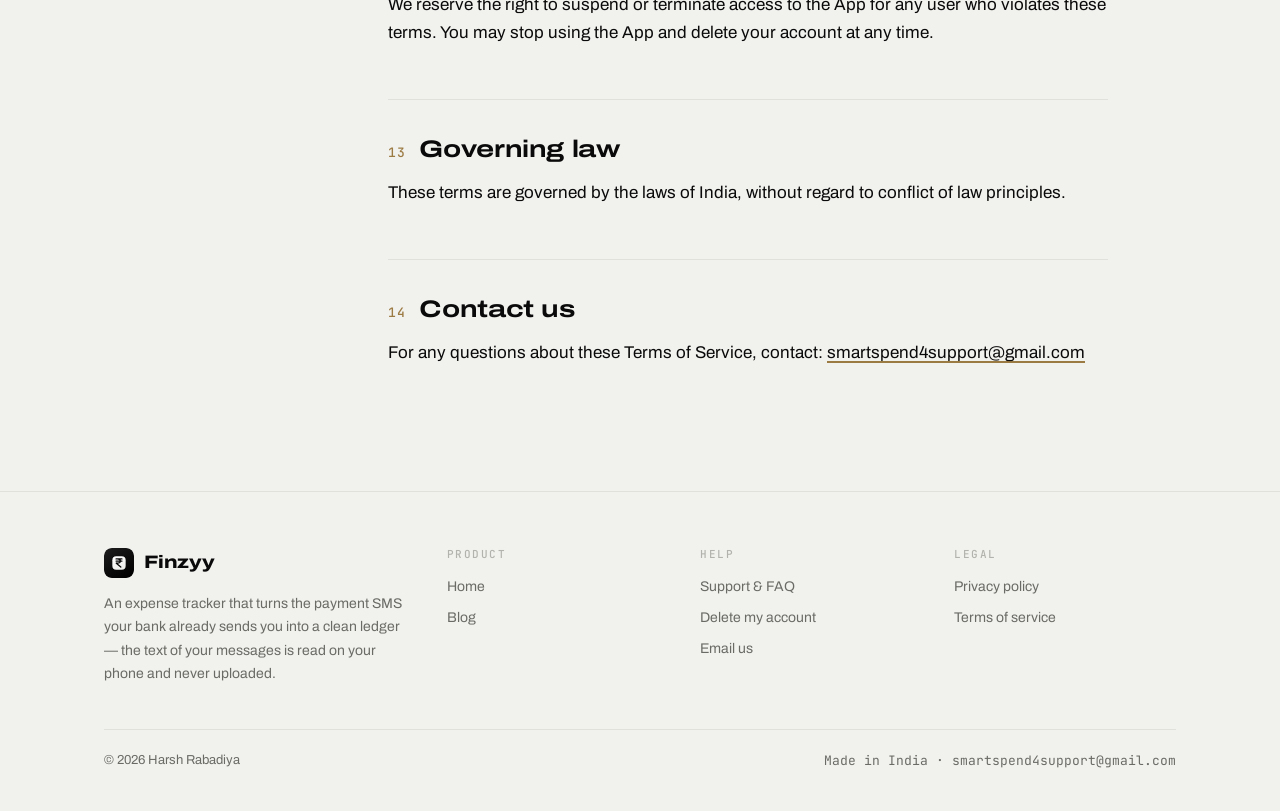
<file: docs/terms.html>
<!DOCTYPE html>
<html lang="en">
<head>
<meta charset="UTF-8">
<meta name="viewport" content="width=device-width, initial-scale=1">
<title>Terms of Service — Finzyy</title>
<meta name="description" content="The terms for using Finzyy, the SMS-based expense tracker for Android.">
<meta name="theme-color" content="#000000" media="(prefers-color-scheme: dark)">
<meta name="theme-color" content="#F1F1EE" media="(prefers-color-scheme: light)">
<meta property="og:title" content="Terms of Service — Finzyy">
<meta property="og:description" content="The terms for using Finzyy, the SMS-based expense tracker for Android.">
<meta property="og:image" content="assets/logo.svg">
<link rel="icon" href="assets/logo.svg" type="image/svg+xml">
<link rel="preconnect" href="https://fonts.googleapis.com"><link rel="preconnect" href="https://fonts.gstatic.com" crossorigin><link href="https://fonts.googleapis.com/css2?family=Archivo:wdth,wght@62..125,400..800&family=JetBrains+Mono:wght@400;500&display=swap" rel="stylesheet">
<link rel="stylesheet" href="assets/site.css">
</head>
<body>
<a class="skip" href="#main">Skip to content</a>
<header class="site-header">
  <div class="wrap">
    <a class="brand" href="index.html"><img src="assets/logo.svg" alt="" width="30" height="30"><span>Finzyy</span></a>
    <nav class="nav" aria-label="Main"><a href="index.html">Home</a><a href="blog/index.html">Blog</a><a href="support.html">Support & FAQ</a><a href="privacy-policy.html">Privacy</a><a href="terms.html" aria-current="page">Terms</a></nav>
  </div>
</header>
<main id="main">
<div class="doc-hero"><div class="wrap">
  <span class="eyebrow">Legal</span>
  <h1>Terms of Service</h1>
  <p class="lead">The agreement between you and Finzyy when you use the app.</p>
  <div class="meta"><span>Last updated <b>30 September 2026</b></span><span>Applies to <b>Finzyy for Android</b></span><span>Governing law <b>India</b></span></div>
</div></div>
<div class="wrap doc">
  <aside class="toc" aria-label="On this page"><p class="eyebrow">On this page</p><ol><li><a href="#acceptance">Acceptance of terms</a></li><li><a href="#service">Description of service</a></li><li><a href="#eligibility">Eligibility</a></li><li><a href="#account">Your account</a></li><li><a href="#accuracy">Accuracy of data</a></li><li><a href="#permissions">Permissions</a></li><li><a href="#use">Acceptable use</a></li><li><a href="#ip">Intellectual property</a></li><li><a href="#disclaimers">Disclaimers</a></li><li><a href="#liability">Limitation of liability</a></li><li><a href="#changes">Changes to these terms</a></li><li><a href="#termination">Termination</a></li><li><a href="#law">Governing law</a></li><li><a href="#contact">Contact us</a></li></ol></aside>
  <article class="prose"><section id="acceptance"><h2><span class="n">01</span>Acceptance of terms</h2><p>By downloading, installing, or using Finzyy (&ldquo;the App&rdquo;), you agree to these Terms of Service. If you do not agree, please do not use the App.</p></section><section id="service"><h2><span class="n">02</span>Description of service</h2><p>Finzyy is a personal expense-tracking application that helps you monitor spending by reading bank transaction SMS alerts (with your permission), categorizing transactions automatically, and providing budgeting and analytics tools.</p><div class="callout"><p>Finzyy is not a bank, lender, or financial institution, and does not provide financial, investment, tax, or legal advice.</p></div></section><section id="eligibility"><h2><span class="n">03</span>Eligibility</h2><p>You must be at least 18 years old (or the age of majority in your jurisdiction) to create an account and use the App.</p></section><section id="account"><h2><span class="n">04</span>Your account</h2><ul><li>You are responsible for maintaining the confidentiality of your account and any credentials used to access it.</li><li>You agree to provide accurate information when creating your account (e.g. a valid phone number for OTP verification).</li><li>You may delete your account at any time through the App&rsquo;s account settings, as described in our <a href="privacy-policy.html">Privacy Policy</a>.</li></ul></section><section id="accuracy"><h2><span class="n">05</span>Accuracy of data</h2><p>Finzyy uses automated parsing and categorization to detect and classify your transactions. While we aim for high accuracy, automated categorization may occasionally be incorrect or incomplete. You are responsible for reviewing your transaction data, and Finzyy should not be relied upon as your sole or authoritative record of your finances &mdash; please refer to your bank&rsquo;s official statements for that purpose.</p></section><section id="permissions"><h2><span class="n">06</span>Permissions</h2><p>Certain features of the App (automatic SMS-based transaction detection) require you to grant SMS-related permissions. This is entirely optional &mdash; you can use the App&rsquo;s manual entry features without granting these permissions. Details of what is accessed and why are described in our <a href="privacy-policy.html">Privacy Policy</a>.</p></section><section id="use"><h2><span class="n">07</span>Acceptable use</h2><p>You agree not to:</p><ul><li>Use the App for any unlawful purpose</li><li>Attempt to reverse-engineer, decompile, or tamper with the App or its backend systems</li><li>Use automated means (bots, scrapers) to access the App or its services without authorization</li><li>Attempt to access another user&rsquo;s account or data without authorization</li></ul></section><section id="ip"><h2><span class="n">08</span>Intellectual property</h2><p>The App, including its design, code, and branding, is the property of Harsh Rabadiya and is protected by applicable intellectual property laws. You are granted a limited, non-exclusive, non-transferable license to use the App for personal, non-commercial purposes.</p></section><section id="disclaimers"><h2><span class="n">09</span>Disclaimers</h2><p>The App is provided &ldquo;as is&rdquo; without warranties of any kind, express or implied. We do not guarantee that the App will be uninterrupted, error-free, or that automated categorization will always be accurate. Finzyy is not RBI-regulated and does not offer lending, credit, or investment products.</p></section><section id="liability"><h2><span class="n">10</span>Limitation of liability</h2><p>To the maximum extent permitted by law, Harsh Rabadiya shall not be liable for any indirect, incidental, or consequential damages arising from your use of the App, including but not limited to errors in transaction categorization or data loss.</p></section><section id="changes"><h2><span class="n">11</span>Changes to these terms</h2><p>We may update these Terms of Service from time to time. Continued use of the App after changes are posted constitutes acceptance of the revised terms.</p></section><section id="termination"><h2><span class="n">12</span>Termination</h2><p>We reserve the right to suspend or terminate access to the App for any user who violates these terms. You may stop using the App and delete your account at any time.</p></section><section id="law"><h2><span class="n">13</span>Governing law</h2><p>These terms are governed by the laws of India, without regard to conflict of law principles.</p></section><section id="contact"><h2><span class="n">14</span>Contact us</h2><p>For any questions about these Terms of Service, contact: <a href="mailto:smartspend4support@gmail.com">smartspend4support@gmail.com</a></p></section></article>
</div>
</main>
<footer class="site-footer">
  <div class="wrap">
    <div class="foot">
      <div>
        <a class="brand" href="index.html"><img src="assets/logo.svg" alt="" width="30" height="30"><span>Finzyy</span></a>
        <p>An expense tracker that turns the payment SMS your bank already sends you into a clean ledger &mdash; the text of your messages is read on your phone and never uploaded.</p>
      </div>
      <div><h3>Product</h3><ul><li><a href="index.html">Home</a></li><li><a href="blog/index.html">Blog</a></li></ul></div>
      <div><h3>Help</h3><ul><li><a href="support.html">Support &amp; FAQ</a></li><li><a href="delete-account.html">Delete my account</a></li><li><a href="mailto:smartspend4support@gmail.com">Email us</a></li></ul></div>
      <div><h3>Legal</h3><ul><li><a href="privacy-policy.html">Privacy policy</a></li><li><a href="terms.html">Terms of service</a></li></ul></div>
    </div>
    <div class="legal-line"><span>&copy; 2026 Harsh Rabadiya</span><span class="mono">Made in India &middot; smartspend4support@gmail.com</span></div>
  </div>
</footer>
</body>
</html>
</file>
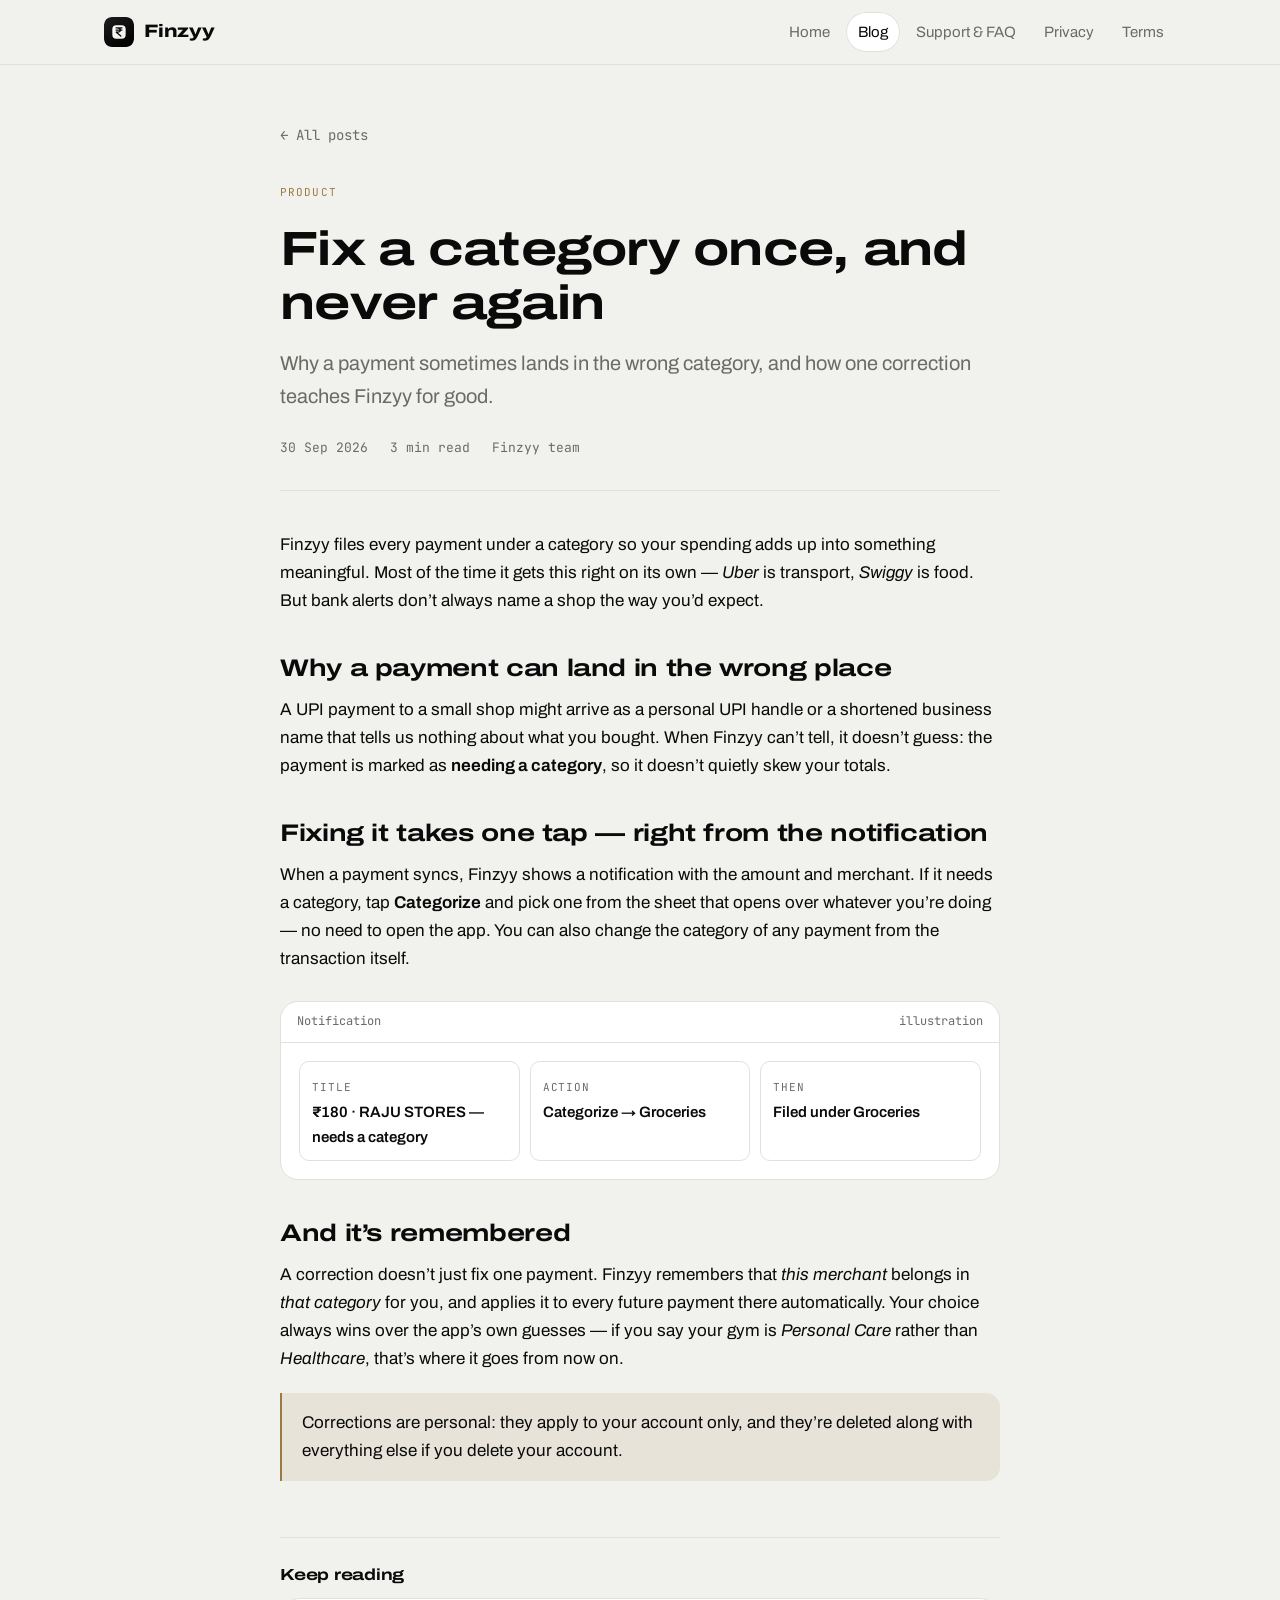
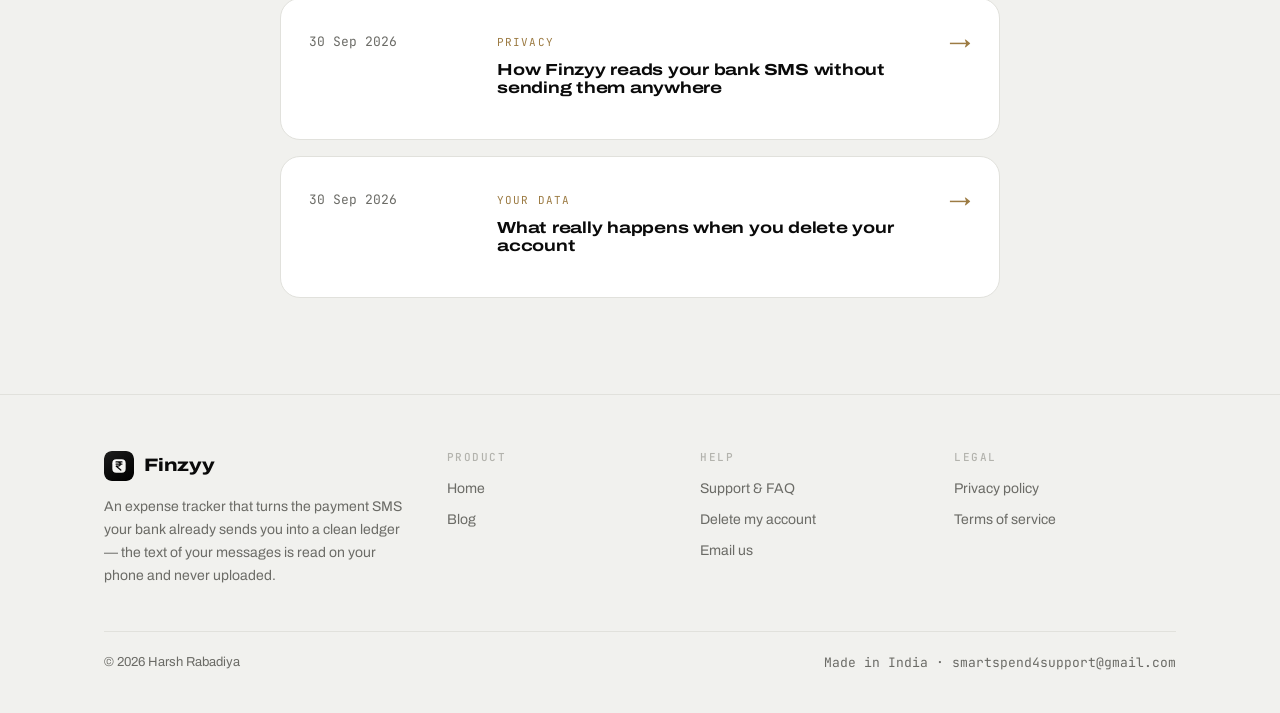
<file: docs/blog/categories-that-learn.html>
<!DOCTYPE html>
<html lang="en">
<head>
<meta charset="UTF-8">
<meta name="viewport" content="width=device-width, initial-scale=1">
<title>Fix a category once, and never again — Finzyy</title>
<meta name="description" content="Why a payment sometimes lands in the wrong category, and how one correction teaches Finzyy for good.">
<meta name="theme-color" content="#000000" media="(prefers-color-scheme: dark)">
<meta name="theme-color" content="#F1F1EE" media="(prefers-color-scheme: light)">
<meta property="og:title" content="Fix a category once, and never again — Finzyy">
<meta property="og:description" content="Why a payment sometimes lands in the wrong category, and how one correction teaches Finzyy for good.">
<meta property="og:image" content="../assets/logo.svg">
<link rel="icon" href="../assets/logo.svg" type="image/svg+xml">
<link rel="preconnect" href="https://fonts.googleapis.com"><link rel="preconnect" href="https://fonts.gstatic.com" crossorigin><link href="https://fonts.googleapis.com/css2?family=Archivo:wdth,wght@62..125,400..800&family=JetBrains+Mono:wght@400;500&display=swap" rel="stylesheet">
<link rel="stylesheet" href="../assets/site.css">
</head>
<body>
<a class="skip" href="#main">Skip to content</a>
<header class="site-header">
  <div class="wrap">
    <a class="brand" href="../index.html"><img src="../assets/logo.svg" alt="" width="30" height="30"><span>Finzyy</span></a>
    <nav class="nav" aria-label="Main"><a href="../index.html">Home</a><a href="../blog/index.html" aria-current="page">Blog</a><a href="../support.html">Support & FAQ</a><a href="../privacy-policy.html">Privacy</a><a href="../terms.html">Terms</a></nav>
  </div>
</header>
<main id="main">
<div class="wrap"><div class="article">
<a class="back mono" href="../blog/index.html">&larr; All posts</a>
<header><span class="tag">Product</span><h1>Fix a category once, and never again</h1><p class="lead">Why a payment sometimes lands in the wrong category, and how one correction teaches Finzyy for good.</p><div class="meta"><span>30 Sep 2026</span><span>3 min read</span><span>Finzyy team</span></div></header>
<div class="prose">
<p>Finzyy files every payment under a category so your spending adds up into something meaningful. Most of the time it gets this right on its own &mdash; <em>Uber</em> is transport, <em>Swiggy</em> is food. But bank alerts don&rsquo;t always name a shop the way you&rsquo;d expect.</p>
<h2>Why a payment can land in the wrong place</h2>
<p>A UPI payment to a small shop might arrive as a personal UPI handle or a shortened business name that tells us nothing about what you bought. When Finzyy can&rsquo;t tell, it doesn&rsquo;t guess: the payment is marked as <strong>needing a category</strong>, so it doesn&rsquo;t quietly skew your totals.</p>
<h2>Fixing it takes one tap &mdash; right from the notification</h2>
<p>When a payment syncs, Finzyy shows a notification with the amount and merchant. If it needs a category, tap <strong>Categorize</strong> and pick one from the sheet that opens over whatever you&rsquo;re doing &mdash; no need to open the app. You can also change the category of any payment from the transaction itself.</p>
<div class="figure"><div class="fig-head mono"><span>Notification</span><span>illustration</span></div><div class="fig-body">
<div class="fields"><div><span class="k">title</span><div class="v">&#8377;180 &middot; RAJU STORES &mdash; needs a category</div></div><div><span class="k">action</span><div class="v">Categorize &rarr; Groceries</div></div><div><span class="k">then</span><div class="v">Filed under Groceries</div></div></div>
</div></div>
<h2>And it&rsquo;s remembered</h2>
<p>A correction doesn&rsquo;t just fix one payment. Finzyy remembers that <em>this merchant</em> belongs in <em>that category</em> for you, and applies it to every future payment there automatically. Your choice always wins over the app&rsquo;s own guesses &mdash; if you say your gym is <em>Personal Care</em> rather than <em>Healthcare</em>, that&rsquo;s where it goes from now on.</p>
<div class="callout"><p>Corrections are personal: they apply to your account only, and they&rsquo;re deleted along with everything else if you delete your account.</p></div>
</div>
<div class="more"><h2>Keep reading</h2><div class="posts" style="padding:0"><a class="post-card" href="../blog/how-finzyy-reads-bank-sms.html"><span class="date mono">30 Sep 2026</span><div><span class="tag">Privacy</span><h2>How Finzyy reads your bank SMS without sending them anywhere</h2></div><span class="go">&rarr;</span></a><a class="post-card" href="../blog/what-happens-when-you-delete-your-account.html"><span class="date mono">30 Sep 2026</span><div><span class="tag">Your data</span><h2>What really happens when you delete your account</h2></div><span class="go">&rarr;</span></a></div></div>
</div></div>
</main>
<footer class="site-footer">
  <div class="wrap">
    <div class="foot">
      <div>
        <a class="brand" href="../index.html"><img src="../assets/logo.svg" alt="" width="30" height="30"><span>Finzyy</span></a>
        <p>An expense tracker that turns the payment SMS your bank already sends you into a clean ledger &mdash; the text of your messages is read on your phone and never uploaded.</p>
      </div>
      <div><h3>Product</h3><ul><li><a href="../index.html">Home</a></li><li><a href="../blog/index.html">Blog</a></li></ul></div>
      <div><h3>Help</h3><ul><li><a href="../support.html">Support &amp; FAQ</a></li><li><a href="../delete-account.html">Delete my account</a></li><li><a href="mailto:smartspend4support@gmail.com">Email us</a></li></ul></div>
      <div><h3>Legal</h3><ul><li><a href="../privacy-policy.html">Privacy policy</a></li><li><a href="../terms.html">Terms of service</a></li></ul></div>
    </div>
    <div class="legal-line"><span>&copy; 2026 Harsh Rabadiya</span><span class="mono">Made in India &middot; smartspend4support@gmail.com</span></div>
  </div>
</footer>
</body>
</html>
</file>
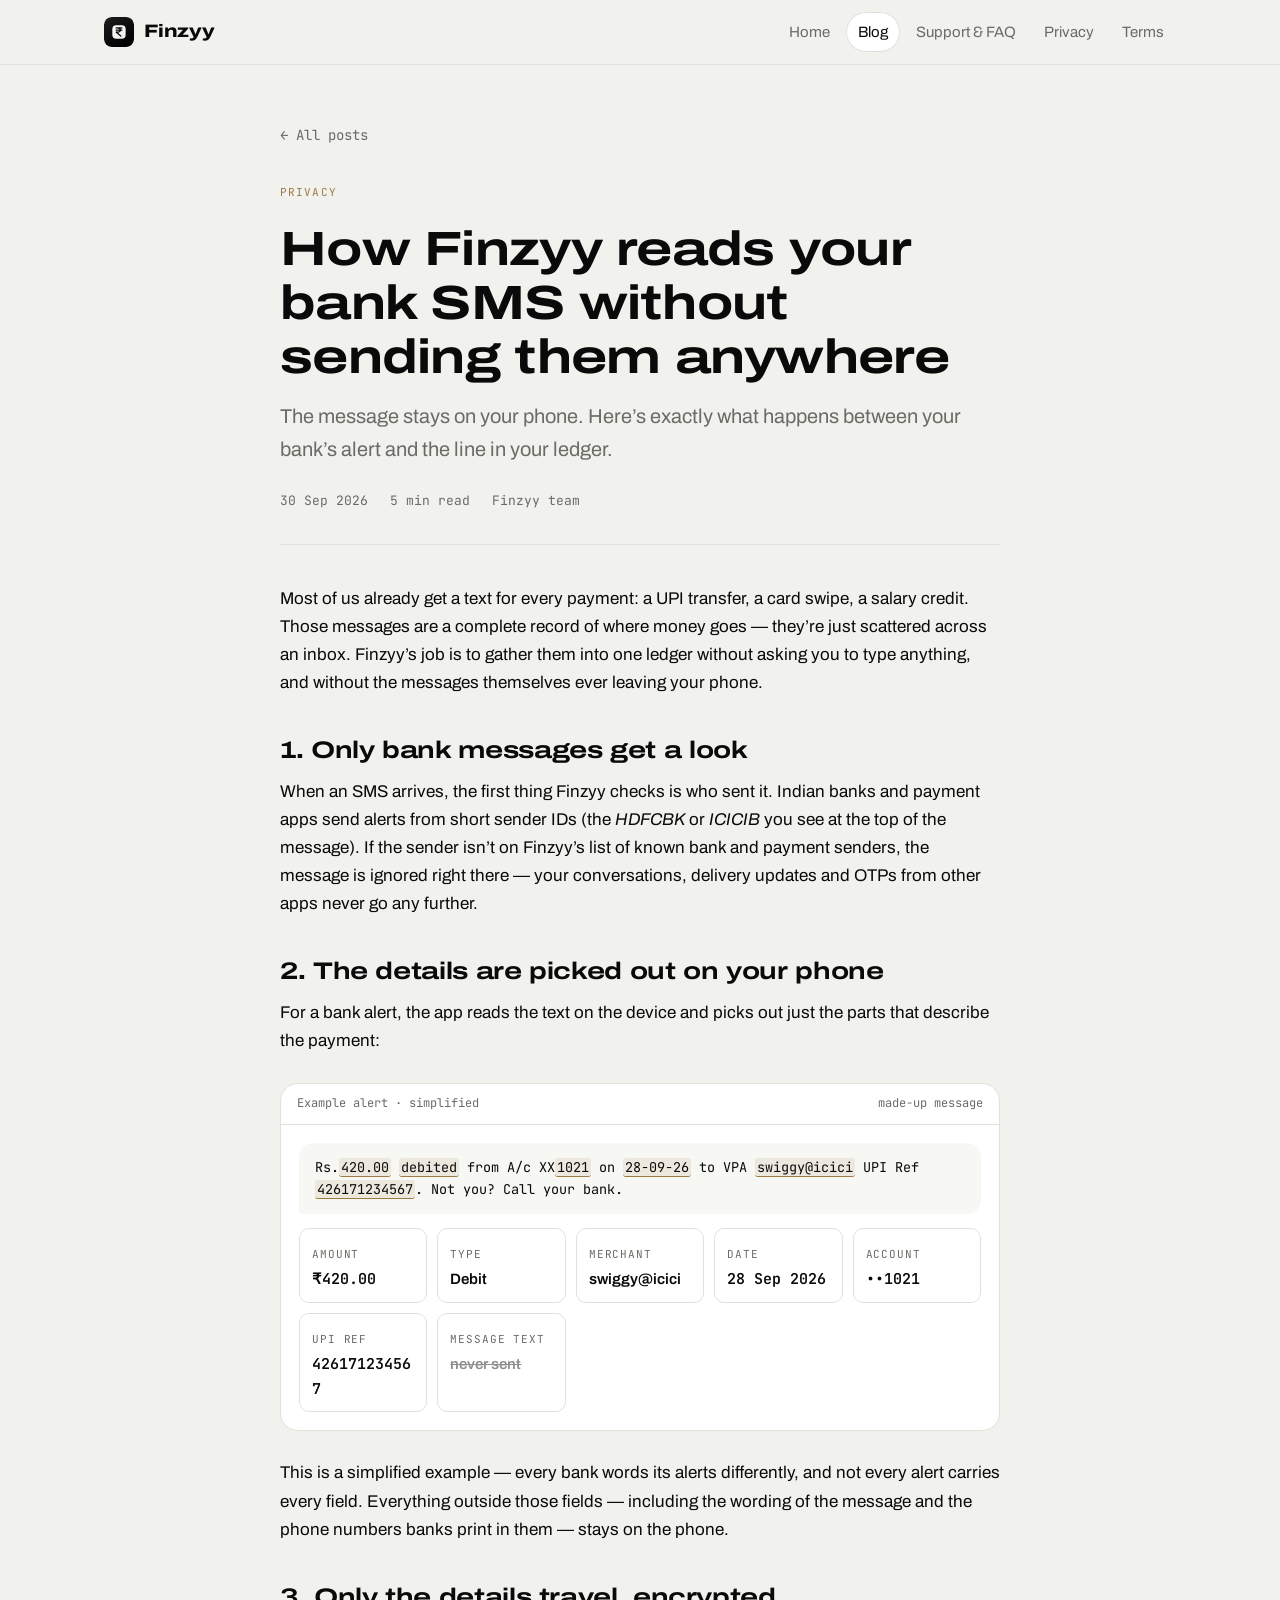
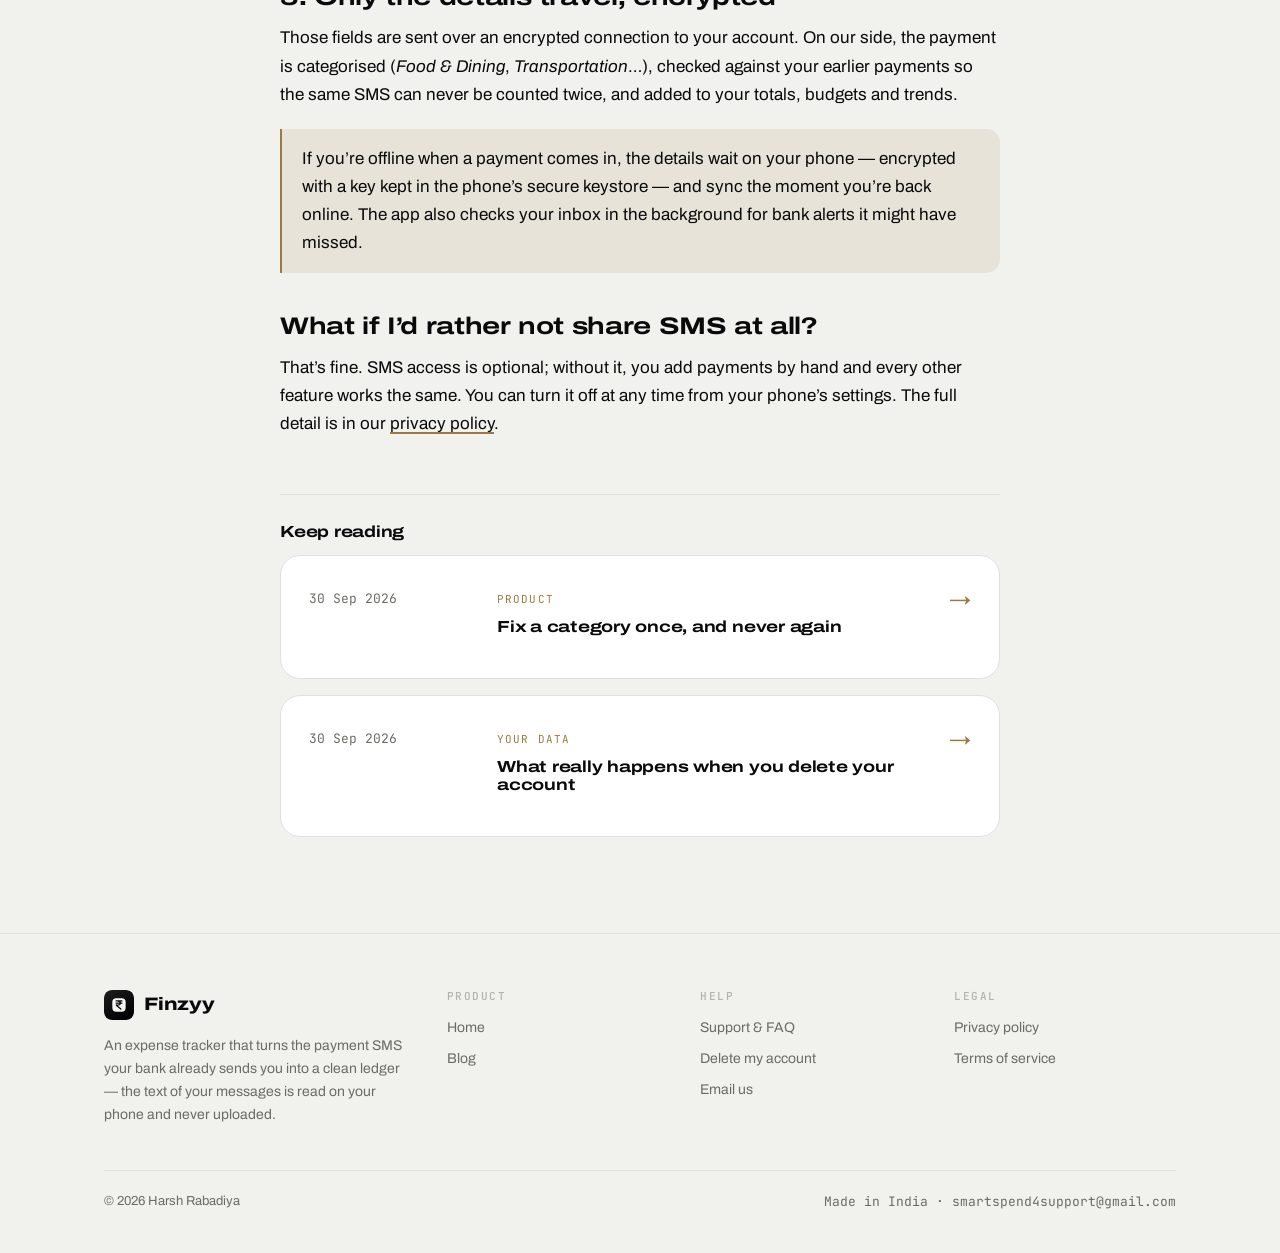
<file: docs/blog/how-finzyy-reads-bank-sms.html>
<!DOCTYPE html>
<html lang="en">
<head>
<meta charset="UTF-8">
<meta name="viewport" content="width=device-width, initial-scale=1">
<title>How Finzyy reads your bank SMS without sending them anywhere — Finzyy</title>
<meta name="description" content="The message stays on your phone. Here's exactly what happens between your bank's alert and the line in your ledger.">
<meta name="theme-color" content="#000000" media="(prefers-color-scheme: dark)">
<meta name="theme-color" content="#F1F1EE" media="(prefers-color-scheme: light)">
<meta property="og:title" content="How Finzyy reads your bank SMS without sending them anywhere — Finzyy">
<meta property="og:description" content="The message stays on your phone. Here's exactly what happens between your bank's alert and the line in your ledger.">
<meta property="og:image" content="../assets/logo.svg">
<link rel="icon" href="../assets/logo.svg" type="image/svg+xml">
<link rel="preconnect" href="https://fonts.googleapis.com"><link rel="preconnect" href="https://fonts.gstatic.com" crossorigin><link href="https://fonts.googleapis.com/css2?family=Archivo:wdth,wght@62..125,400..800&family=JetBrains+Mono:wght@400;500&display=swap" rel="stylesheet">
<link rel="stylesheet" href="../assets/site.css">
</head>
<body>
<a class="skip" href="#main">Skip to content</a>
<header class="site-header">
  <div class="wrap">
    <a class="brand" href="../index.html"><img src="../assets/logo.svg" alt="" width="30" height="30"><span>Finzyy</span></a>
    <nav class="nav" aria-label="Main"><a href="../index.html">Home</a><a href="../blog/index.html" aria-current="page">Blog</a><a href="../support.html">Support & FAQ</a><a href="../privacy-policy.html">Privacy</a><a href="../terms.html">Terms</a></nav>
  </div>
</header>
<main id="main">
<div class="wrap"><div class="article">
<a class="back mono" href="../blog/index.html">&larr; All posts</a>
<header><span class="tag">Privacy</span><h1>How Finzyy reads your bank SMS without sending them anywhere</h1><p class="lead">The message stays on your phone. Here&rsquo;s exactly what happens between your bank&rsquo;s alert and the line in your ledger.</p><div class="meta"><span>30 Sep 2026</span><span>5 min read</span><span>Finzyy team</span></div></header>
<div class="prose">
<p>Most of us already get a text for every payment: a UPI transfer, a card swipe, a salary credit. Those messages are a complete record of where money goes &mdash; they&rsquo;re just scattered across an inbox. Finzyy&rsquo;s job is to gather them into one ledger without asking you to type anything, and without the messages themselves ever leaving your phone.</p>
<h2>1. Only bank messages get a look</h2>
<p>When an SMS arrives, the first thing Finzyy checks is who sent it. Indian banks and payment apps send alerts from short sender IDs (the <em>HDFCBK</em> or <em>ICICIB</em> you see at the top of the message). If the sender isn&rsquo;t on Finzyy&rsquo;s list of known bank and payment senders, the message is ignored right there &mdash; your conversations, delivery updates and OTPs from other apps never go any further.</p>
<h2>2. The details are picked out on your phone</h2>
<p>For a bank alert, the app reads the text on the device and picks out just the parts that describe the payment:</p>
<div class="figure"><div class="fig-head mono"><span>Example alert &middot; simplified</span><span>made-up message</span></div><div class="fig-body">
<div class="sms">Rs.<mark>420.00</mark> <mark>debited</mark> from A/c XX<mark>1021</mark> on <mark>28-09-26</mark> to VPA <mark>swiggy@icici</mark> UPI Ref <mark>426171234567</mark>. Not you? Call your bank.</div>
<div class="fields">
<div><span class="k">amount</span><div class="v mono">&#8377;420.00</div></div>
<div><span class="k">type</span><div class="v">Debit</div></div>
<div><span class="k">merchant</span><div class="v">swiggy@icici</div></div>
<div><span class="k">date</span><div class="v mono">28 Sep 2026</div></div>
<div><span class="k">account</span><div class="v mono">••1021</div></div>
<div><span class="k">UPI ref</span><div class="v mono">426171234567</div></div>
<div><span class="k">message text</span><div class="v off">never sent</div></div>
</div></div></div>
<p>This is a simplified example &mdash; every bank words its alerts differently, and not every alert carries every field. Everything outside those fields &mdash; including the wording of the message and the phone numbers banks print in them &mdash; stays on the phone.</p>
<h2>3. Only the details travel, encrypted</h2>
<p>Those fields are sent over an encrypted connection to your account. On our side, the payment is categorised (<em>Food &amp; Dining</em>, <em>Transportation</em>&hellip;), checked against your earlier payments so the same SMS can never be counted twice, and added to your totals, budgets and trends.</p>
<div class="callout"><p>If you&rsquo;re offline when a payment comes in, the details wait on your phone &mdash; encrypted with a key kept in the phone&rsquo;s secure keystore &mdash; and sync the moment you&rsquo;re back online. The app also checks your inbox in the background for bank alerts it might have missed.</p></div>
<h2>What if I&rsquo;d rather not share SMS at all?</h2>
<p>That&rsquo;s fine. SMS access is optional; without it, you add payments by hand and every other feature works the same. You can turn it off at any time from your phone&rsquo;s settings. The full detail is in our <a href="../privacy-policy.html">privacy policy</a>.</p>
</div>
<div class="more"><h2>Keep reading</h2><div class="posts" style="padding:0"><a class="post-card" href="../blog/categories-that-learn.html"><span class="date mono">30 Sep 2026</span><div><span class="tag">Product</span><h2>Fix a category once, and never again</h2></div><span class="go">&rarr;</span></a><a class="post-card" href="../blog/what-happens-when-you-delete-your-account.html"><span class="date mono">30 Sep 2026</span><div><span class="tag">Your data</span><h2>What really happens when you delete your account</h2></div><span class="go">&rarr;</span></a></div></div>
</div></div>
</main>
<footer class="site-footer">
  <div class="wrap">
    <div class="foot">
      <div>
        <a class="brand" href="../index.html"><img src="../assets/logo.svg" alt="" width="30" height="30"><span>Finzyy</span></a>
        <p>An expense tracker that turns the payment SMS your bank already sends you into a clean ledger &mdash; the text of your messages is read on your phone and never uploaded.</p>
      </div>
      <div><h3>Product</h3><ul><li><a href="../index.html">Home</a></li><li><a href="../blog/index.html">Blog</a></li></ul></div>
      <div><h3>Help</h3><ul><li><a href="../support.html">Support &amp; FAQ</a></li><li><a href="../delete-account.html">Delete my account</a></li><li><a href="mailto:smartspend4support@gmail.com">Email us</a></li></ul></div>
      <div><h3>Legal</h3><ul><li><a href="../privacy-policy.html">Privacy policy</a></li><li><a href="../terms.html">Terms of service</a></li></ul></div>
    </div>
    <div class="legal-line"><span>&copy; 2026 Harsh Rabadiya</span><span class="mono">Made in India &middot; smartspend4support@gmail.com</span></div>
  </div>
</footer>
</body>
</html>
</file>
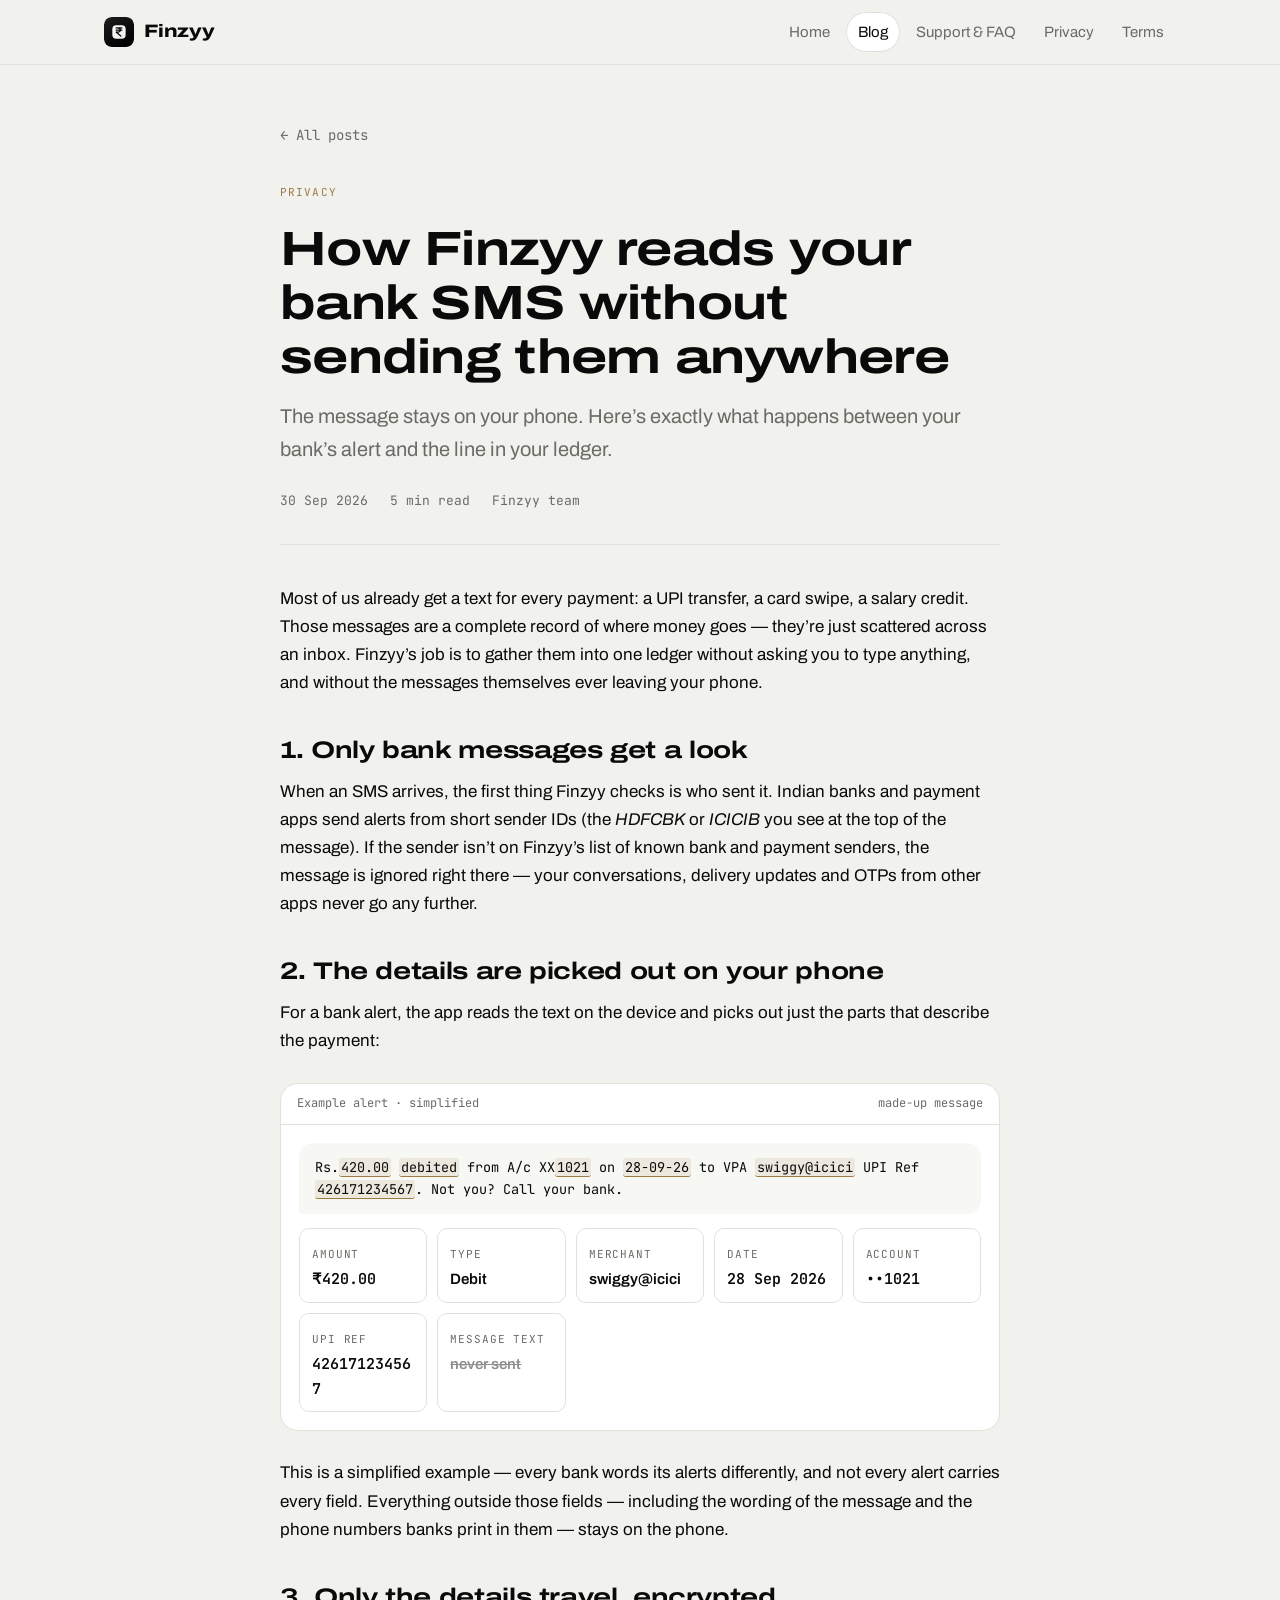
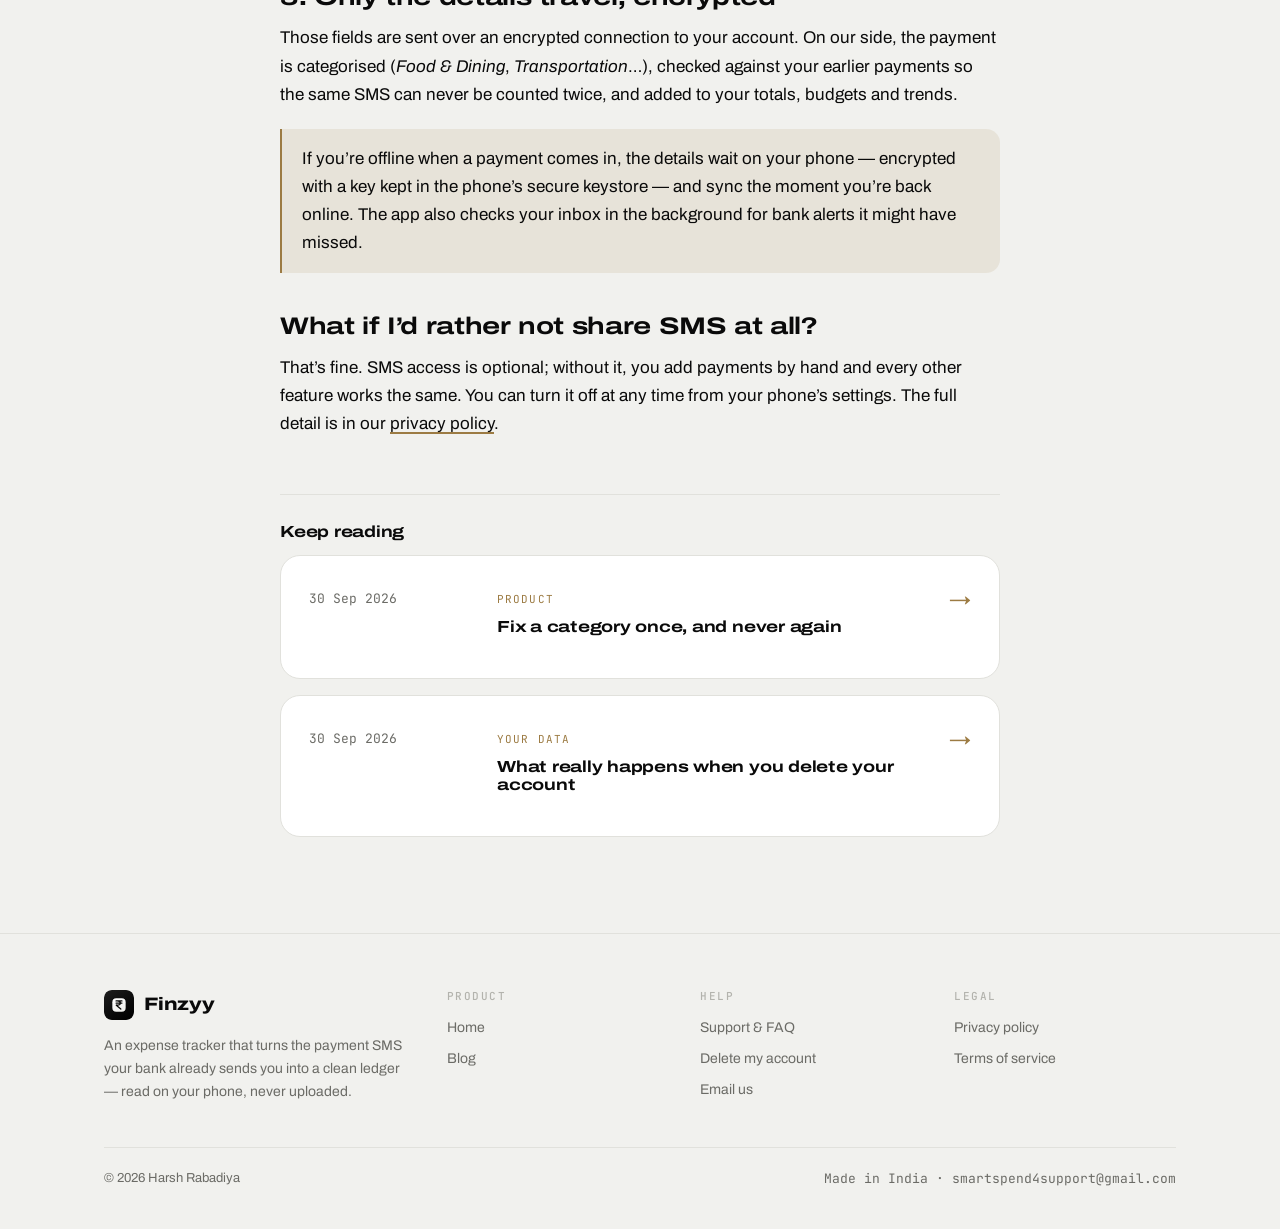
<file: docs/blog/how-smartspend-reads-bank-sms.html>
<!DOCTYPE html>
<html lang="en">
<head>
<meta charset="UTF-8">
<meta name="viewport" content="width=device-width, initial-scale=1">
<title>How Finzyy reads your bank SMS without sending them anywhere — Finzyy</title>
<meta name="description" content="The message stays on your phone. Here's exactly what happens between your bank's alert and the line in your ledger.">
<meta name="theme-color" content="#000000" media="(prefers-color-scheme: dark)">
<meta name="theme-color" content="#F1F1EE" media="(prefers-color-scheme: light)">
<meta property="og:title" content="How Finzyy reads your bank SMS without sending them anywhere — Finzyy">
<meta property="og:description" content="The message stays on your phone. Here's exactly what happens between your bank's alert and the line in your ledger.">
<meta property="og:image" content="../assets/logo.svg">
<link rel="icon" href="../assets/logo.svg" type="image/svg+xml">
<link rel="preconnect" href="https://fonts.googleapis.com"><link rel="preconnect" href="https://fonts.gstatic.com" crossorigin><link href="https://fonts.googleapis.com/css2?family=Archivo:wdth,wght@62..125,400..800&family=JetBrains+Mono:wght@400;500&display=swap" rel="stylesheet">
<link rel="stylesheet" href="../assets/site.css">
</head>
<body>
<a class="skip" href="#main">Skip to content</a>
<header class="site-header">
  <div class="wrap">
    <a class="brand" href="../index.html"><img src="../assets/logo.svg" alt="" width="30" height="30"><span>Finzyy</span></a>
    <nav class="nav" aria-label="Main"><a href="../index.html">Home</a><a href="../blog/index.html" aria-current="page">Blog</a><a href="../support.html">Support & FAQ</a><a href="../privacy-policy.html">Privacy</a><a href="../terms.html">Terms</a></nav>
  </div>
</header>
<main id="main">
<div class="wrap"><div class="article">
<a class="back mono" href="../blog/index.html">&larr; All posts</a>
<header><span class="tag">Privacy</span><h1>How Finzyy reads your bank SMS without sending them anywhere</h1><p class="lead">The message stays on your phone. Here&rsquo;s exactly what happens between your bank&rsquo;s alert and the line in your ledger.</p><div class="meta"><span>30 Sep 2026</span><span>5 min read</span><span>Finzyy team</span></div></header>
<div class="prose">
<p>Most of us already get a text for every payment: a UPI transfer, a card swipe, a salary credit. Those messages are a complete record of where money goes &mdash; they&rsquo;re just scattered across an inbox. Finzyy&rsquo;s job is to gather them into one ledger without asking you to type anything, and without the messages themselves ever leaving your phone.</p>
<h2>1. Only bank messages get a look</h2>
<p>When an SMS arrives, the first thing Finzyy checks is who sent it. Indian banks and payment apps send alerts from short sender IDs (the <em>HDFCBK</em> or <em>ICICIB</em> you see at the top of the message). If the sender isn&rsquo;t on Finzyy&rsquo;s list of known bank and payment senders, the message is ignored right there &mdash; your conversations, delivery updates and OTPs from other apps never go any further.</p>
<h2>2. The details are picked out on your phone</h2>
<p>For a bank alert, the app reads the text on the device and picks out just the parts that describe the payment:</p>
<div class="figure"><div class="fig-head mono"><span>Example alert &middot; simplified</span><span>made-up message</span></div><div class="fig-body">
<div class="sms">Rs.<mark>420.00</mark> <mark>debited</mark> from A/c XX<mark>1021</mark> on <mark>28-09-26</mark> to VPA <mark>swiggy@icici</mark> UPI Ref <mark>426171234567</mark>. Not you? Call your bank.</div>
<div class="fields">
<div><span class="k">amount</span><div class="v mono">&#8377;420.00</div></div>
<div><span class="k">type</span><div class="v">Debit</div></div>
<div><span class="k">merchant</span><div class="v">swiggy@icici</div></div>
<div><span class="k">date</span><div class="v mono">28 Sep 2026</div></div>
<div><span class="k">account</span><div class="v mono">••1021</div></div>
<div><span class="k">UPI ref</span><div class="v mono">426171234567</div></div>
<div><span class="k">message text</span><div class="v off">never sent</div></div>
</div></div></div>
<p>This is a simplified example &mdash; every bank words its alerts differently, and not every alert carries every field. Everything outside those fields &mdash; including the wording of the message and the phone numbers banks print in them &mdash; stays on the phone.</p>
<h2>3. Only the details travel, encrypted</h2>
<p>Those fields are sent over an encrypted connection to your account. On our side, the payment is categorised (<em>Food &amp; Dining</em>, <em>Transportation</em>&hellip;), checked against your earlier payments so the same SMS can never be counted twice, and added to your totals, budgets and trends.</p>
<div class="callout"><p>If you&rsquo;re offline when a payment comes in, the details wait on your phone &mdash; encrypted with a key kept in the phone&rsquo;s secure keystore &mdash; and sync the moment you&rsquo;re back online. The app also checks your inbox in the background for bank alerts it might have missed.</p></div>
<h2>What if I&rsquo;d rather not share SMS at all?</h2>
<p>That&rsquo;s fine. SMS access is optional; without it, you add payments by hand and every other feature works the same. You can turn it off at any time from your phone&rsquo;s settings. The full detail is in our <a href="../privacy-policy.html">privacy policy</a>.</p>
</div>
<div class="more"><h2>Keep reading</h2><div class="posts" style="padding:0"><a class="post-card" href="../blog/categories-that-learn.html"><span class="date mono">30 Sep 2026</span><div><span class="tag">Product</span><h2>Fix a category once, and never again</h2></div><span class="go">&rarr;</span></a><a class="post-card" href="../blog/what-happens-when-you-delete-your-account.html"><span class="date mono">30 Sep 2026</span><div><span class="tag">Your data</span><h2>What really happens when you delete your account</h2></div><span class="go">&rarr;</span></a></div></div>
</div></div>
</main>
<footer class="site-footer">
  <div class="wrap">
    <div class="foot">
      <div>
        <a class="brand" href="../index.html"><img src="../assets/logo.svg" alt="" width="30" height="30"><span>Finzyy</span></a>
        <p>An expense tracker that turns the payment SMS your bank already sends you into a clean ledger &mdash; read on your phone, never uploaded.</p>
      </div>
      <div><h3>Product</h3><ul><li><a href="../index.html">Home</a></li><li><a href="../blog/index.html">Blog</a></li></ul></div>
      <div><h3>Help</h3><ul><li><a href="../support.html">Support &amp; FAQ</a></li><li><a href="../delete-account.html">Delete my account</a></li><li><a href="mailto:smartspend4support@gmail.com">Email us</a></li></ul></div>
      <div><h3>Legal</h3><ul><li><a href="../privacy-policy.html">Privacy policy</a></li><li><a href="../terms.html">Terms of service</a></li></ul></div>
    </div>
    <div class="legal-line"><span>&copy; 2026 Harsh Rabadiya</span><span class="mono">Made in India &middot; smartspend4support@gmail.com</span></div>
  </div>
</footer>
</body>
</html>
</file>
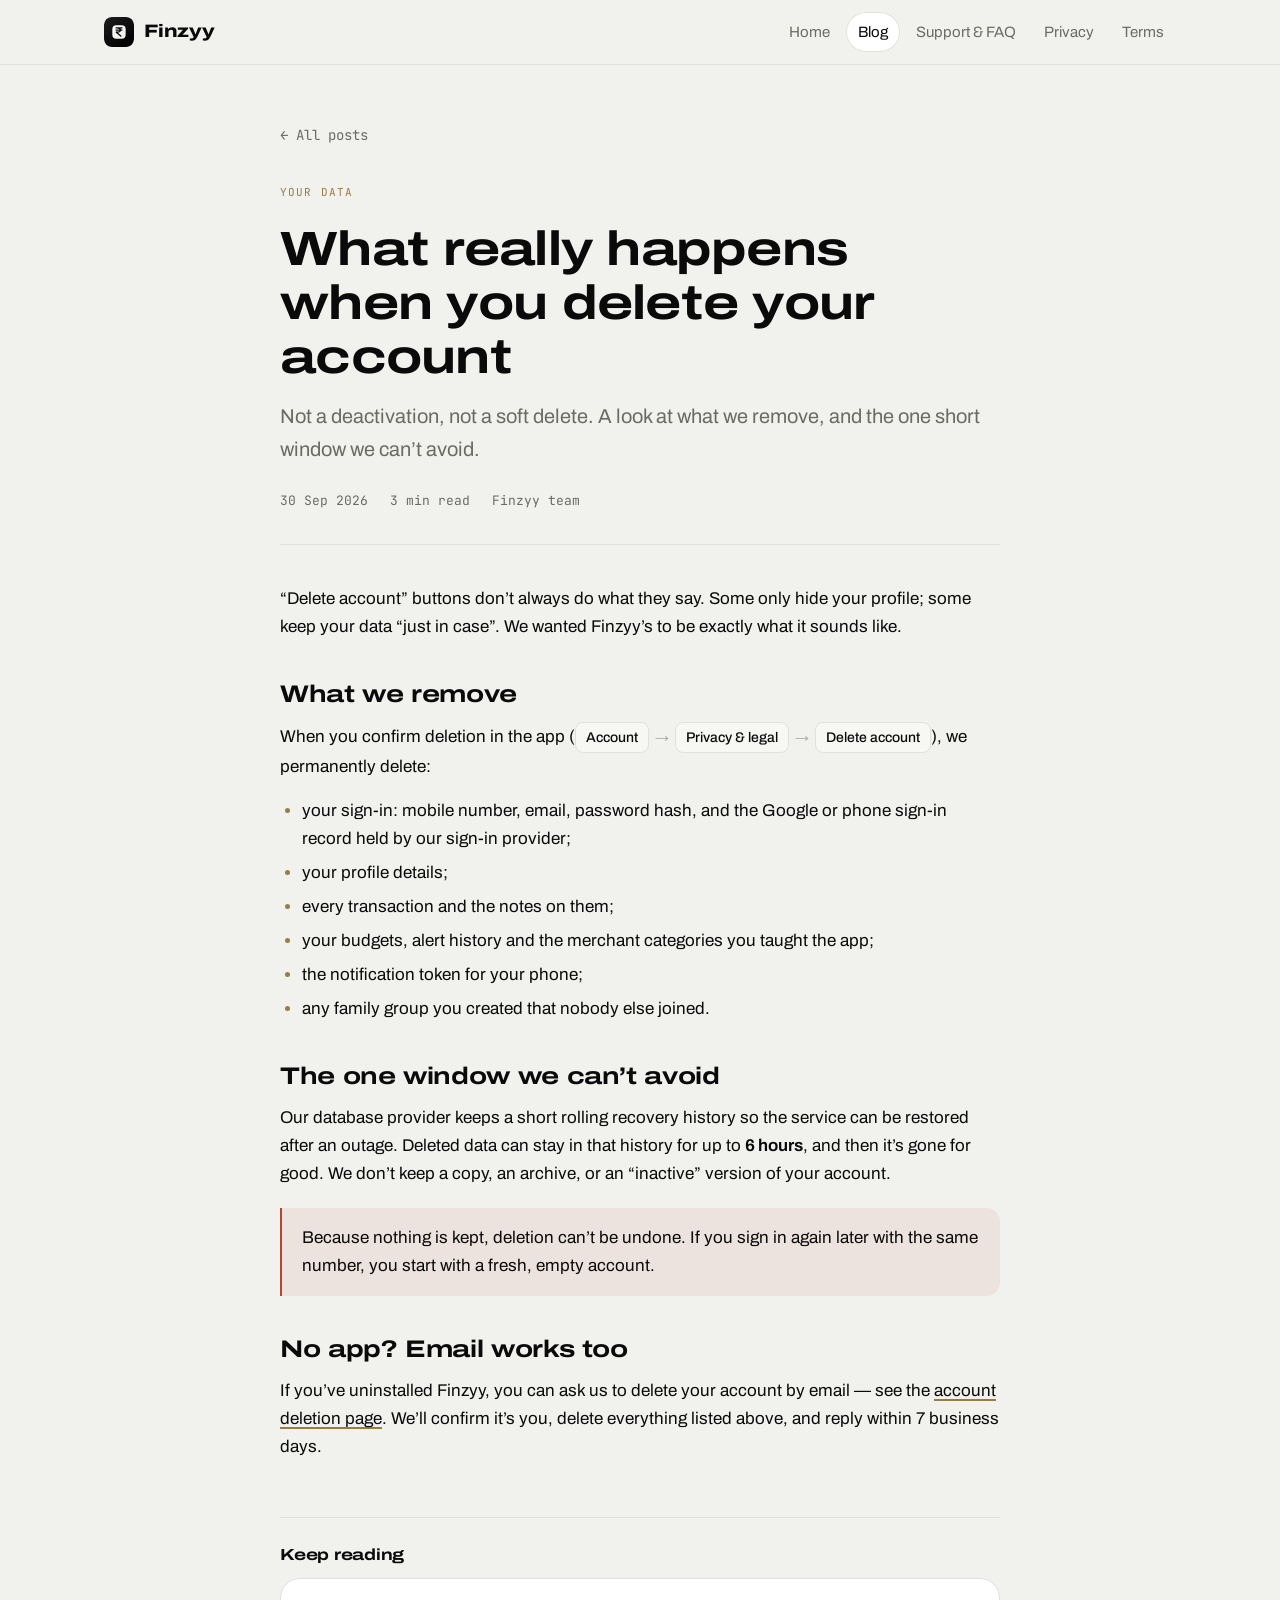
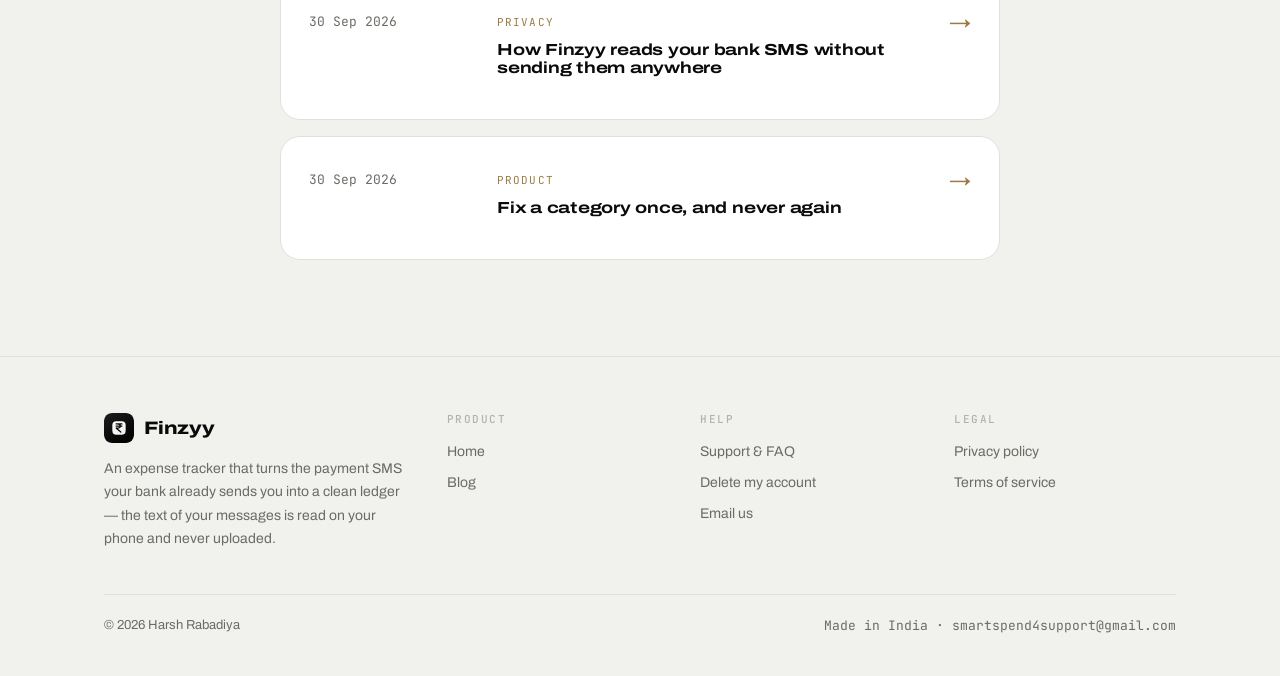
<file: docs/blog/what-happens-when-you-delete-your-account.html>
<!DOCTYPE html>
<html lang="en">
<head>
<meta charset="UTF-8">
<meta name="viewport" content="width=device-width, initial-scale=1">
<title>What really happens when you delete your account — Finzyy</title>
<meta name="description" content="Not a deactivation, not a soft delete. A look at what we remove, and the one short window we can't avoid.">
<meta name="theme-color" content="#000000" media="(prefers-color-scheme: dark)">
<meta name="theme-color" content="#F1F1EE" media="(prefers-color-scheme: light)">
<meta property="og:title" content="What really happens when you delete your account — Finzyy">
<meta property="og:description" content="Not a deactivation, not a soft delete. A look at what we remove, and the one short window we can't avoid.">
<meta property="og:image" content="../assets/logo.svg">
<link rel="icon" href="../assets/logo.svg" type="image/svg+xml">
<link rel="preconnect" href="https://fonts.googleapis.com"><link rel="preconnect" href="https://fonts.gstatic.com" crossorigin><link href="https://fonts.googleapis.com/css2?family=Archivo:wdth,wght@62..125,400..800&family=JetBrains+Mono:wght@400;500&display=swap" rel="stylesheet">
<link rel="stylesheet" href="../assets/site.css">
</head>
<body>
<a class="skip" href="#main">Skip to content</a>
<header class="site-header">
  <div class="wrap">
    <a class="brand" href="../index.html"><img src="../assets/logo.svg" alt="" width="30" height="30"><span>Finzyy</span></a>
    <nav class="nav" aria-label="Main"><a href="../index.html">Home</a><a href="../blog/index.html" aria-current="page">Blog</a><a href="../support.html">Support & FAQ</a><a href="../privacy-policy.html">Privacy</a><a href="../terms.html">Terms</a></nav>
  </div>
</header>
<main id="main">
<div class="wrap"><div class="article">
<a class="back mono" href="../blog/index.html">&larr; All posts</a>
<header><span class="tag">Your data</span><h1>What really happens when you delete your account</h1><p class="lead">Not a deactivation, not a soft delete. A look at what we remove, and the one short window we can&rsquo;t avoid.</p><div class="meta"><span>30 Sep 2026</span><span>3 min read</span><span>Finzyy team</span></div></header>
<div class="prose">
<p>&ldquo;Delete account&rdquo; buttons don&rsquo;t always do what they say. Some only hide your profile; some keep your data &ldquo;just in case&rdquo;. We wanted Finzyy&rsquo;s to be exactly what it sounds like.</p>
<h2>What we remove</h2>
<p>When you confirm deletion in the app (<span class="path"><span>Account</span><i>&rarr;</i><span>Privacy &amp; legal</span><i>&rarr;</i><span>Delete account</span></span>), we permanently delete:</p>
<ul>
<li>your sign-in: mobile number, email, password hash, and the Google or phone sign-in record held by our sign-in provider;</li>
<li>your profile details;</li>
<li>every transaction and the notes on them;</li>
<li>your budgets, alert history and the merchant categories you taught the app;</li>
<li>the notification token for your phone;</li>
<li>any family group you created that nobody else joined.</li>
</ul>
<h2>The one window we can&rsquo;t avoid</h2>
<p>Our database provider keeps a short rolling recovery history so the service can be restored after an outage. Deleted data can stay in that history for up to <strong>6 hours</strong>, and then it&rsquo;s gone for good. We don&rsquo;t keep a copy, an archive, or an &ldquo;inactive&rdquo; version of your account.</p>
<div class="callout warn"><p>Because nothing is kept, deletion can&rsquo;t be undone. If you sign in again later with the same number, you start with a fresh, empty account.</p></div>
<h2>No app? Email works too</h2>
<p>If you&rsquo;ve uninstalled Finzyy, you can ask us to delete your account by email &mdash; see the <a href="../delete-account.html">account deletion page</a>. We&rsquo;ll confirm it&rsquo;s you, delete everything listed above, and reply within 7 business days.</p>
</div>
<div class="more"><h2>Keep reading</h2><div class="posts" style="padding:0"><a class="post-card" href="../blog/how-finzyy-reads-bank-sms.html"><span class="date mono">30 Sep 2026</span><div><span class="tag">Privacy</span><h2>How Finzyy reads your bank SMS without sending them anywhere</h2></div><span class="go">&rarr;</span></a><a class="post-card" href="../blog/categories-that-learn.html"><span class="date mono">30 Sep 2026</span><div><span class="tag">Product</span><h2>Fix a category once, and never again</h2></div><span class="go">&rarr;</span></a></div></div>
</div></div>
</main>
<footer class="site-footer">
  <div class="wrap">
    <div class="foot">
      <div>
        <a class="brand" href="../index.html"><img src="../assets/logo.svg" alt="" width="30" height="30"><span>Finzyy</span></a>
        <p>An expense tracker that turns the payment SMS your bank already sends you into a clean ledger &mdash; the text of your messages is read on your phone and never uploaded.</p>
      </div>
      <div><h3>Product</h3><ul><li><a href="../index.html">Home</a></li><li><a href="../blog/index.html">Blog</a></li></ul></div>
      <div><h3>Help</h3><ul><li><a href="../support.html">Support &amp; FAQ</a></li><li><a href="../delete-account.html">Delete my account</a></li><li><a href="mailto:smartspend4support@gmail.com">Email us</a></li></ul></div>
      <div><h3>Legal</h3><ul><li><a href="../privacy-policy.html">Privacy policy</a></li><li><a href="../terms.html">Terms of service</a></li></ul></div>
    </div>
    <div class="legal-line"><span>&copy; 2026 Harsh Rabadiya</span><span class="mono">Made in India &middot; smartspend4support@gmail.com</span></div>
  </div>
</footer>
</body>
</html>
</file>
<file: docs/assets/site.css>
/* Finzyy site — the app's "Ledger" look: ink and paper, one gold accent, wide display
   type, monospaced figures, hairline rules. Colours are the app's own tokens (Color.kt). */

:root {
  --bg: #F1F1EE;          /* Stone */
  --surface: #FFFFFF;     /* Paper */
  --raised: #F7F7F4;
  --line: #E1E1DC;
  --ink: #0A0A0A;
  --soft: #6B6B66;
  --faint: #B3B3AD;
  --gold: #9C7B43;        /* GoldDeep — holds contrast on stone */
  --gold-soft: rgba(156, 123, 67, .12);
  --pos: #2F7A4F;
  --neg: #B5472F;
  --neg-soft: rgba(181, 71, 47, .08);
  --header: rgba(241, 241, 238, .82);
  --shadow: 0 1px 0 rgba(10, 10, 10, .04), 0 12px 32px -18px rgba(10, 10, 10, .28);
  color-scheme: light;
}
@media (prefers-color-scheme: dark) {
  :root:not([data-theme="light"]) {
    --bg: #000000; --surface: #0E0E0E; --raised: #171717; --line: #262626;
    --ink: #F4F4F0; --soft: #8A8A85; --faint: #4A4A47;
    --gold: #B8965A; --gold-soft: rgba(184, 150, 90, .12);
    --pos: #8CC7A1; --neg: #E28A76; --neg-soft: rgba(226, 138, 118, .08);
    --header: rgba(0, 0, 0, .78);
    --shadow: 0 1px 0 rgba(255, 255, 255, .03), 0 16px 40px -20px rgba(0, 0, 0, .9);
    color-scheme: dark;
  }
}
:root[data-theme="dark"] {
  --bg: #000000; --surface: #0E0E0E; --raised: #171717; --line: #262626;
  --ink: #F4F4F0; --soft: #8A8A85; --faint: #4A4A47;
  --gold: #B8965A; --gold-soft: rgba(184, 150, 90, .12);
  --pos: #8CC7A1; --neg: #E28A76; --neg-soft: rgba(226, 138, 118, .08);
  --header: rgba(0, 0, 0, .78);
  --shadow: 0 1px 0 rgba(255, 255, 255, .03), 0 16px 40px -20px rgba(0, 0, 0, .9);
  color-scheme: dark;
}

/* ── Base ─────────────────────────────────────────────────────────────── */
*, *::before, *::after { box-sizing: border-box; }
html { -webkit-text-size-adjust: 100%; scroll-behavior: smooth; scroll-padding-top: 88px; }
body {
  margin: 0;
  background: var(--bg);
  color: var(--ink);
  font-family: "Archivo", system-ui, -apple-system, "Segoe UI", Roboto, sans-serif;
  font-variation-settings: "wdth" 100;
  font-size: 17px;
  line-height: 1.65;
  -webkit-font-smoothing: antialiased;
  overflow-x: hidden;
}
img, svg { display: block; max-width: 100%; }
a { color: inherit; text-decoration-color: var(--gold); text-decoration-thickness: 1.5px; text-underline-offset: 3px; }
a:hover { color: var(--gold); }
::selection { background: var(--gold); color: #000; }
:focus-visible { outline: 2px solid var(--gold); outline-offset: 3px; border-radius: 4px; }

.wrap { width: 100%; max-width: 1120px; margin: 0 auto; padding: 0 24px; }
@media (max-width: 600px) { .wrap { padding: 0 16px; } }

.display, h1, h2, h3 {
  font-variation-settings: "wdth" 125;
  font-weight: 700;
  letter-spacing: -0.015em;
  line-height: 1.12;
  margin: 0;
}
.mono, .eyebrow, .meta, code, kbd, .num {
  font-family: "JetBrains Mono", ui-monospace, SFMono-Regular, Menlo, monospace;
  font-feature-settings: "tnum";
}
.eyebrow {
  display: inline-flex; align-items: center; gap: 10px;
  font-size: 12px; letter-spacing: .14em; text-transform: uppercase; color: var(--soft);
}
.eyebrow::before { content: ""; width: 18px; height: 1px; background: var(--gold); }
.skip { position: absolute; left: -999px; top: 8px; background: var(--ink); color: var(--bg); padding: 8px 12px; border-radius: 8px; z-index: 50; }
.skip:focus { left: 8px; }

/* ── Header ───────────────────────────────────────────────────────────── */
.site-header {
  position: sticky; top: 0; z-index: 20;
  background: var(--header);
  -webkit-backdrop-filter: saturate(160%) blur(14px);
  backdrop-filter: saturate(160%) blur(14px);
  border-bottom: 1px solid var(--line);
}
.site-header .wrap { display: flex; align-items: center; gap: 24px; height: 64px; }
.brand { display: inline-flex; align-items: center; gap: 10px; text-decoration: none; flex-shrink: 0; }
.brand img { width: 30px; height: 30px; border-radius: 8px; }
.brand span { font-variation-settings: "wdth" 125; font-weight: 800; font-size: 18px; letter-spacing: -0.01em; }
.brand:hover { color: inherit; }
.nav { display: flex; gap: 4px; margin-left: auto; overflow-x: auto; scrollbar-width: none; }
.nav::-webkit-scrollbar { display: none; }
.nav a {
  text-decoration: none; font-size: 15px; color: var(--soft);
  padding: 8px 12px; border-radius: 999px; white-space: nowrap;
}
.nav a:hover { color: var(--ink); background: var(--raised); }
.nav a[aria-current="page"] { color: var(--ink); background: var(--surface); box-shadow: inset 0 0 0 1px var(--line); }
@media (max-width: 720px) {
  .site-header .wrap { height: auto; flex-wrap: wrap; gap: 6px 16px; padding-top: 12px; padding-bottom: 8px; }
  .nav { margin-left: 0; width: 100%; }
  .nav a { padding: 6px 10px; font-size: 14px; }
}

/* ── Buttons ──────────────────────────────────────────────────────────── */
.btn {
  display: inline-flex; align-items: center; gap: 10px;
  padding: 13px 22px; border-radius: 999px;
  font-weight: 600; font-size: 16px; text-decoration: none; line-height: 1;
  border: 1px solid transparent; transition: transform .15s ease, background .15s ease;
}
.btn:hover { transform: translateY(-1px); }
.btn-primary { background: var(--ink); color: var(--bg); }
.btn-primary:hover { color: var(--bg); }
.btn-ghost { border-color: var(--line); background: var(--surface); color: var(--ink); }
.btn-ghost:hover { color: var(--ink); border-color: var(--faint); }
.btn-danger { background: var(--neg); color: #fff; }
.btn-danger:hover { color: #fff; }
.btn svg { width: 18px; height: 18px; }

/* ── Home ─────────────────────────────────────────────────────────────── */
.hero { position: relative; padding: 88px 0 72px; overflow: hidden; }
.hero-grid { display: grid; grid-template-columns: 1.1fr .9fr; gap: 56px; align-items: center; }
.hero h1 { font-size: clamp(38px, 6vw, 68px); margin: 18px 0 20px; }
.hero h1 em { font-style: normal; color: var(--gold); }
.hero p.lead { font-size: 19px; color: var(--soft); max-width: 34em; margin: 0 0 32px; }
.hero .actions { display: flex; flex-wrap: wrap; gap: 12px; }
.hero .note { margin-top: 18px; font-size: 13px; color: var(--soft); }
.guilloche { position: absolute; inset: 0; pointer-events: none; color: var(--gold); opacity: .55; }
.hero .wrap { position: relative; z-index: 1; }
:root:not([data-theme="dark"]) .guilloche { opacity: .3; }
@media (prefers-color-scheme: dark) { :root:not([data-theme="light"]) .guilloche { opacity: .55; } }
@media (max-width: 900px) { .guilloche { opacity: .22 !important; } }
@media (max-width: 900px) {
  .hero { padding: 56px 0 48px; }
  .hero-grid { grid-template-columns: 1fr; gap: 40px; }
}

/* The ledger card: an illustration of the app's Home, not a screenshot. */
.ledger {
  position: relative; background: var(--surface); border: 1px solid var(--line);
  border-radius: 24px; padding: 24px; box-shadow: var(--shadow);
}
.ledger .top { display: flex; justify-content: space-between; align-items: baseline; }
.ledger .label { font-size: 11px; letter-spacing: .14em; text-transform: uppercase; color: var(--soft); }
.ledger .total { font-size: 40px; font-weight: 700; margin: 6px 0 4px; font-variation-settings: "wdth" 125; letter-spacing: -0.02em; }
.ledger .bar { height: 6px; border-radius: 99px; background: var(--raised); overflow: hidden; margin: 14px 0 20px; }
.ledger .bar i { display: block; height: 100%; width: 62%; background: var(--ink); border-radius: 99px; }
.ledger ul { list-style: none; margin: 0; padding: 0; }
.ledger li { display: grid; grid-template-columns: 36px 1fr auto; gap: 12px; align-items: center; padding: 12px 0; border-top: 1px solid var(--line); }
.ledger .ico { width: 36px; height: 36px; border-radius: 10px; border: 1px solid var(--line); display: grid; place-items: center; font-size: 15px; font-weight: 700; color: var(--soft); font-variation-settings: "wdth" 125; }
.ledger .who { font-weight: 600; font-size: 15px; line-height: 1.3; }
.ledger .cat { font-size: 12px; color: var(--soft); }
.ledger .amt { font-size: 15px; font-weight: 600; }
.ledger .amt.in { color: var(--pos); }
.ledger .caption { margin: 14px 0 0; font-size: 11px; color: var(--faint); text-align: right; }
.hero .ledger { margin-bottom: 30px; }
.ledger .toast {
  position: absolute; left: -28px; bottom: -30px; width: 250px;
  background: var(--ink); color: var(--bg); border-radius: 16px; padding: 12px 14px;
  box-shadow: var(--shadow); font-size: 13px; line-height: 1.4;
}
.ledger .toast b { display: block; font-size: 14px; }
.ledger .toast span { opacity: .7; }
@media (max-width: 900px) { .ledger .toast { position: static; width: auto; margin-top: 16px; } }

.section { padding: 80px 0; border-top: 1px solid var(--line); }
.section-head { display: flex; flex-direction: column; gap: 14px; max-width: 640px; margin-bottom: 44px; }
.section-head h2 { font-size: clamp(28px, 4vw, 40px); }
.section-head p { color: var(--soft); margin: 0; font-size: 18px; }
@media (max-width: 600px) { .section { padding: 56px 0; } }

.features { display: grid; grid-template-columns: repeat(4, 1fr); border: 1px solid var(--line); border-radius: 20px; overflow: hidden; background: var(--surface); }
.feature { padding: 28px 24px 30px; border-left: 1px solid var(--line); }
.feature:first-child { border-left: 0; }
.feature .n { font-size: 12px; color: var(--gold); letter-spacing: .1em; }
.feature h3 { font-size: 19px; margin: 18px 0 10px; }
.feature p { margin: 0; color: var(--soft); font-size: 15px; line-height: 1.6; }
@media (max-width: 900px) {
  .features { grid-template-columns: 1fr 1fr; }
  .feature:nth-child(3) { border-left: 0; }
  .feature:nth-child(n+3) { border-top: 1px solid var(--line); }
}
@media (max-width: 560px) {
  .features { grid-template-columns: 1fr; }
  .feature { border-left: 0; }
  .feature + .feature { border-top: 1px solid var(--line); }
}

.steps { display: grid; grid-template-columns: repeat(3, 1fr); gap: 20px; counter-reset: step; }
.step { padding: 26px; border-radius: 20px; background: var(--surface); border: 1px solid var(--line); }
.step .num { font-size: 13px; color: var(--soft); }
.step h3 { font-size: 20px; margin: 14px 0 8px; }
.step p { margin: 0; color: var(--soft); font-size: 15px; }
.step .flow { margin-top: 18px; padding: 12px 14px; border-radius: 12px; background: var(--raised); font-size: 12.5px; line-height: 1.55; color: var(--soft); overflow-wrap: anywhere; }
.step .flow b { color: var(--ink); font-weight: 600; }
@media (max-width: 900px) { .steps { grid-template-columns: 1fr; } }

.privacy-band { display: grid; grid-template-columns: 1fr 1fr; gap: 20px; }
.privacy-band .card { padding: 28px; border-radius: 20px; border: 1px solid var(--line); background: var(--surface); }
.privacy-band h3 { font-size: 18px; margin-bottom: 14px; }
.checklist { list-style: none; padding: 0; margin: 0; display: grid; gap: 10px; }
.checklist li { position: relative; padding-left: 30px; font-size: 15px; color: var(--soft); }
.checklist li::before { content: "✓"; color: var(--pos); font-weight: 700; position: absolute; left: 0; }
.checklist.no li::before { content: "✕"; color: var(--neg); }
@media (max-width: 760px) { .privacy-band { grid-template-columns: 1fr; } }

.link-grid { display: grid; grid-template-columns: repeat(4, 1fr); gap: 14px; }
.link-card { display: flex; flex-direction: column; gap: 6px; padding: 22px; border-radius: 18px; background: var(--surface); border: 1px solid var(--line); text-decoration: none; transition: border-color .15s ease, transform .15s ease; }
.link-card:hover { color: inherit; border-color: var(--faint); transform: translateY(-2px); }
.link-card b { font-size: 17px; font-variation-settings: "wdth" 125; }
.link-card span { color: var(--soft); font-size: 14px; line-height: 1.5; }
.link-card .arrow { margin-top: auto; padding-top: 10px; color: var(--gold); font-size: 13px; }
@media (max-width: 900px) { .link-grid { grid-template-columns: 1fr 1fr; } }
@media (max-width: 520px) { .link-grid { grid-template-columns: 1fr; } }

/* ── Documents (policy, terms, support, deletion) ─────────────────────── */
.doc-hero { padding: 64px 0 40px; border-bottom: 1px solid var(--line); }
.doc-hero h1 { font-size: clamp(34px, 5vw, 56px); margin: 16px 0 16px; }
.doc-hero p.lead { color: var(--soft); font-size: 19px; max-width: 40em; margin: 0; }
.meta { display: flex; flex-wrap: wrap; gap: 8px 22px; margin-top: 24px; font-size: 13px; color: var(--soft); }
.meta b { color: var(--ink); font-weight: 500; }

.doc { display: grid; grid-template-columns: 220px minmax(0, 1fr); gap: 64px; padding-top: 48px; padding-bottom: 96px; }
.toc { position: sticky; top: 96px; align-self: start; font-size: 14px; }
.toc p { margin: 0 0 12px; }
.toc ol { list-style: none; margin: 0; padding: 0; border-left: 1px solid var(--line); }
.toc a { display: block; padding: 5px 0 5px 16px; margin-left: -1px; border-left: 1px solid transparent; color: var(--soft); text-decoration: none; line-height: 1.35; }
.toc a:hover { color: var(--ink); border-left-color: var(--gold); }
@media (max-width: 900px) {
  .doc { grid-template-columns: 1fr; gap: 28px; padding-top: 28px; }
  .toc { position: static; background: var(--surface); border: 1px solid var(--line); border-radius: 16px; padding: 18px 20px; }
  .toc ol { columns: 2; column-gap: 16px; border-left: 0; }
  .toc a { padding-left: 0; }
}
@media (max-width: 520px) { .toc ol { columns: 1; } }

.prose { max-width: 720px; }
.prose > section { padding-bottom: 12px; }
.prose > section + section { border-top: 1px solid var(--line); padding-top: 36px; margin-top: 24px; }
.prose h2 { font-size: 24px; margin: 0 0 16px; display: flex; gap: 14px; align-items: baseline; }
.prose h2 .n { font-family: "JetBrains Mono", ui-monospace, monospace; font-size: 13px; color: var(--gold); font-weight: 500; letter-spacing: .05em; font-variation-settings: normal; }
.prose h3 { font-size: 18px; margin: 26px 0 10px; }
.prose p { margin: 0 0 16px; }
.prose ul, .prose ol { margin: 0 0 16px; padding-left: 22px; }
.prose li { margin: 6px 0; }
.prose li::marker { color: var(--gold); }
.prose strong { font-weight: 650; }
.prose table { width: 100%; border-collapse: collapse; margin: 8px 0 20px; font-size: 15px; display: block; overflow-x: auto; }
.prose th, .prose td { text-align: left; padding: 12px 14px; border-bottom: 1px solid var(--line); vertical-align: top; }
.prose th { font-family: "JetBrains Mono", ui-monospace, monospace; font-weight: 500; font-size: 12px; letter-spacing: .08em; text-transform: uppercase; color: var(--soft); }

.summary { background: var(--surface); border: 1px solid var(--line); border-radius: 20px; padding: 24px 26px; margin: 0 0 36px; }
.summary h2 { font-size: 18px; margin-bottom: 14px; }
.summary ul { list-style: none; padding: 0; margin: 0; display: grid; gap: 10px; }
.summary li { position: relative; padding-left: 30px; margin: 0; }
.summary li::before { content: "—"; color: var(--gold); position: absolute; left: 0; }

.callout { border-left: 2px solid var(--gold); background: var(--gold-soft); border-radius: 0 14px 14px 0; padding: 16px 20px; margin: 20px 0; }
.callout p:last-child { margin-bottom: 0; }
.callout.warn { border-left-color: var(--neg); background: var(--neg-soft); }

.path { display: inline-flex; flex-wrap: wrap; gap: 6px; align-items: center; font-size: 14px; }
.path span { padding: 3px 10px; border-radius: 8px; background: var(--raised); border: 1px solid var(--line); font-weight: 500; }
.path i { font-style: normal; color: var(--faint); }

.contact-card { display: flex; flex-wrap: wrap; align-items: center; justify-content: space-between; gap: 16px; background: var(--ink); color: var(--bg); border-radius: 20px; padding: 24px 26px; margin: 28px 0; }
.contact-card p { margin: 0; opacity: .75; font-size: 15px; }
.contact-card b { display: block; font-size: 18px; font-variation-settings: "wdth" 125; margin-bottom: 4px; opacity: 1; }
.contact-card .btn-primary { background: var(--bg); color: var(--ink); }
.contact-card .btn-primary:hover { color: var(--ink); }

/* Deletion steps */
.del-steps { list-style: none; padding: 0; margin: 8px 0 20px; display: grid; gap: 12px; counter-reset: d; }
.del-steps li { counter-increment: d; display: grid; grid-template-columns: 34px 1fr; gap: 14px; align-items: start; margin: 0; }
.del-steps li::before { content: counter(d); width: 34px; height: 34px; border-radius: 50%; border: 1px solid var(--line); background: var(--surface); display: grid; place-items: center; font-family: "JetBrains Mono", monospace; font-size: 13px; }
.deleted-grid { display: grid; grid-template-columns: 1fr 1fr; gap: 12px; margin: 8px 0 20px; }
.deleted-grid div { padding: 16px 18px; border-radius: 14px; background: var(--surface); border: 1px solid var(--line); font-size: 15px; }
.deleted-grid b { display: block; margin-bottom: 4px; }
.deleted-grid span { color: var(--soft); font-size: 14px; }
@media (max-width: 600px) { .deleted-grid { grid-template-columns: 1fr; } }

/* FAQ */
.faq { border-top: 1px solid var(--line); }
.faq details { border-bottom: 1px solid var(--line); }
.faq summary { list-style: none; cursor: pointer; padding: 20px 44px 20px 0; position: relative; font-weight: 600; font-size: 17px; line-height: 1.4; }
.faq summary::-webkit-details-marker { display: none; }
.faq summary::after { content: "+"; position: absolute; right: 4px; top: 50%; transform: translateY(-50%); width: 28px; height: 28px; border-radius: 50%; border: 1px solid var(--line); display: grid; place-items: center; font-weight: 400; color: var(--soft); transition: transform .2s ease; }
.faq details[open] summary::after { content: "–"; }
.faq summary:hover { color: var(--gold); }
.faq .answer { padding: 0 0 22px; color: var(--soft); }
.faq .answer p { margin: 0 0 12px; }
.faq .answer p:last-child { margin-bottom: 0; }
.faq-group { margin-bottom: 40px; }
.faq-group h2 { font-size: 22px; margin-bottom: 16px; }
.banks { display: flex; flex-wrap: wrap; gap: 8px; margin-top: 10px; }
.banks span { font-size: 13px; padding: 4px 10px; border: 1px solid var(--line); border-radius: 999px; background: var(--surface); color: var(--ink); }

/* ── Blog ─────────────────────────────────────────────────────────────── */
.posts { display: grid; gap: 16px; padding: 48px 0 96px; }
.post-card { display: grid; grid-template-columns: 160px 1fr auto; gap: 28px; align-items: start; padding: 28px; border-radius: 20px; background: var(--surface); border: 1px solid var(--line); text-decoration: none; transition: border-color .15s ease, transform .15s ease; }
.post-card:hover { color: inherit; border-color: var(--faint); transform: translateY(-2px); }
.post-card .date { font-size: 13px; color: var(--soft); padding-top: 4px; }
.post-card h2 { font-size: 24px; margin-bottom: 10px; }
.post-card p { margin: 0; color: var(--soft); font-size: 16px; }
.post-card .go { color: var(--gold); font-size: 22px; line-height: 1; padding-top: 4px; }
.tag { display: inline-block; font-family: "JetBrains Mono", monospace; font-size: 11px; letter-spacing: .1em; text-transform: uppercase; color: var(--gold); margin-bottom: 10px; }
@media (max-width: 720px) {
  .post-card { grid-template-columns: 1fr; gap: 8px; padding: 22px; }
  .post-card .go { display: none; }
}

.article { max-width: 720px; margin: 0 auto; padding: 56px 0 96px; }
.article .back { font-size: 14px; color: var(--soft); text-decoration: none; }
.article .back:hover { color: var(--gold); }
.article header { margin: 28px 0 40px; padding-bottom: 32px; border-bottom: 1px solid var(--line); }
.article header h1 { font-size: clamp(32px, 5vw, 48px); margin: 12px 0 16px; }
.article header p.lead { font-size: 20px; color: var(--soft); margin: 0; }
.article .prose { max-width: none; }
.article .prose h2 { font-size: 24px; margin: 40px 0 14px; }
.figure { margin: 28px 0; border-radius: 18px; border: 1px solid var(--line); background: var(--surface); overflow: hidden; }
.figure .fig-head { padding: 10px 16px; border-bottom: 1px solid var(--line); font-size: 12px; color: var(--soft); display: flex; justify-content: space-between; gap: 12px; }
.figure .fig-body { padding: 18px; display: grid; gap: 14px; }
.sms { font-family: "JetBrains Mono", monospace; font-size: 13.5px; line-height: 1.6; background: var(--raised); border-radius: 14px 14px 14px 4px; padding: 14px 16px; overflow-wrap: anywhere; }
.sms mark { background: var(--gold-soft); color: var(--ink); border-bottom: 1.5px solid var(--gold); padding: 0 2px; border-radius: 3px; }
.fields { display: grid; grid-template-columns: repeat(auto-fit, minmax(128px, 1fr)); gap: 10px; }
.fields > div { padding: 10px 12px; border-radius: 10px; border: 1px solid var(--line); min-width: 0; }
.fields .v { overflow-wrap: anywhere; }
.fields dt, .fields .k { font-family: "JetBrains Mono", monospace; font-size: 11px; text-transform: uppercase; letter-spacing: .08em; color: var(--soft); }
.fields .v { font-weight: 600; font-size: 15px; }
.fields .off { opacity: .45; text-decoration: line-through; }
.more { margin-top: 56px; padding-top: 28px; border-top: 1px solid var(--line); }
.more h2 { font-size: 16px; margin-bottom: 14px; }

/* ── Footer ───────────────────────────────────────────────────────────── */
.site-footer { border-top: 1px solid var(--line); padding: 56px 0 40px; font-size: 14px; color: var(--soft); }
.foot { display: grid; grid-template-columns: 1.4fr repeat(3, 1fr); gap: 32px; }
.foot .brand { margin-bottom: 14px; color: var(--ink); }
.foot p { margin: 0; max-width: 28em; }
.foot h3 { font-family: "JetBrains Mono", monospace; font-variation-settings: normal; font-size: 11px; letter-spacing: .14em; text-transform: uppercase; font-weight: 500; color: var(--faint); margin-bottom: 14px; }
.foot ul { list-style: none; margin: 0; padding: 0; display: grid; gap: 8px; }
.foot a { color: var(--soft); text-decoration: none; }
.foot a:hover { color: var(--ink); }
.legal-line { margin-top: 44px; padding-top: 20px; border-top: 1px solid var(--line); display: flex; flex-wrap: wrap; justify-content: space-between; gap: 12px; font-size: 13px; }
@media (max-width: 760px) { .foot { grid-template-columns: 1fr 1fr; } .foot > div:first-child { grid-column: 1 / -1; } }

@media (prefers-reduced-motion: reduce) { *, *::before, *::after { transition: none !important; scroll-behavior: auto !important; } }
@media print {
  .site-header, .site-footer, .toc { display: none; }
  .doc { display: block; padding: 0; }
  body { background: #fff; color: #000; font-size: 12pt; }
}
</file>
